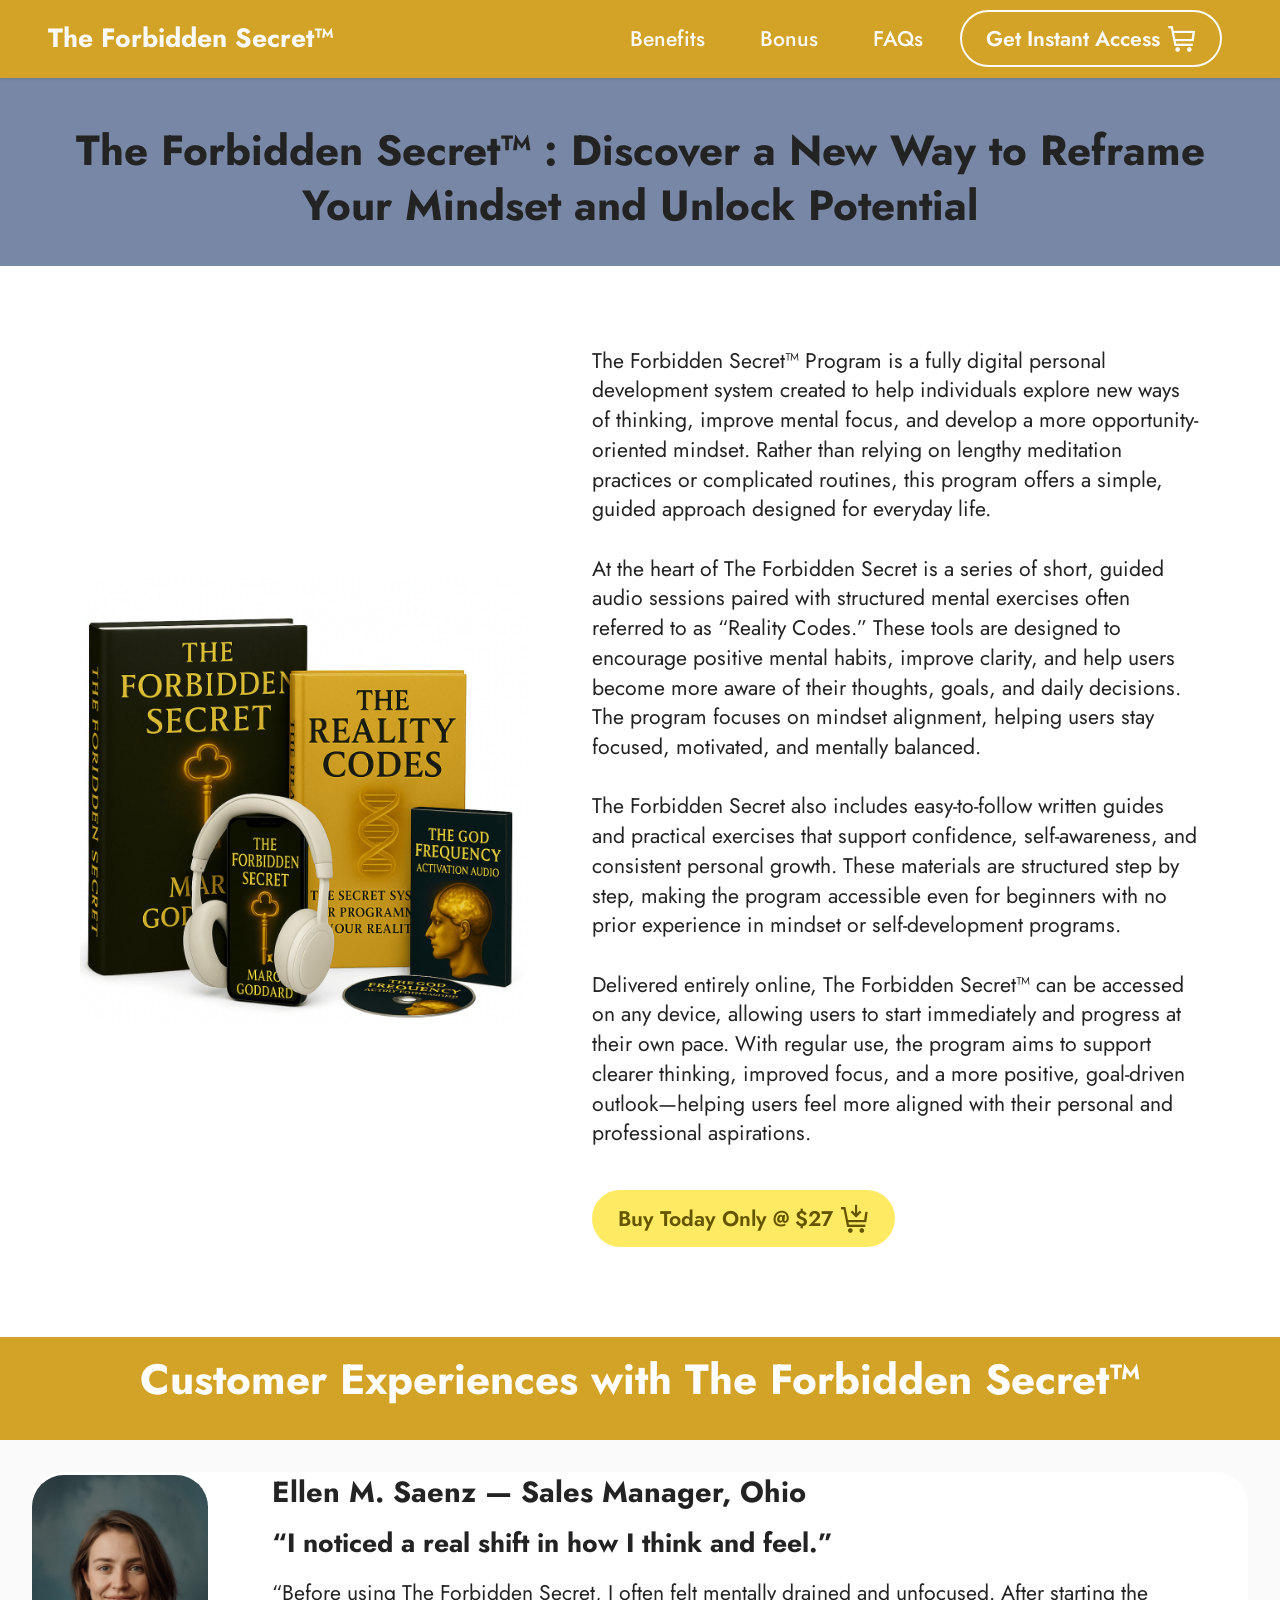
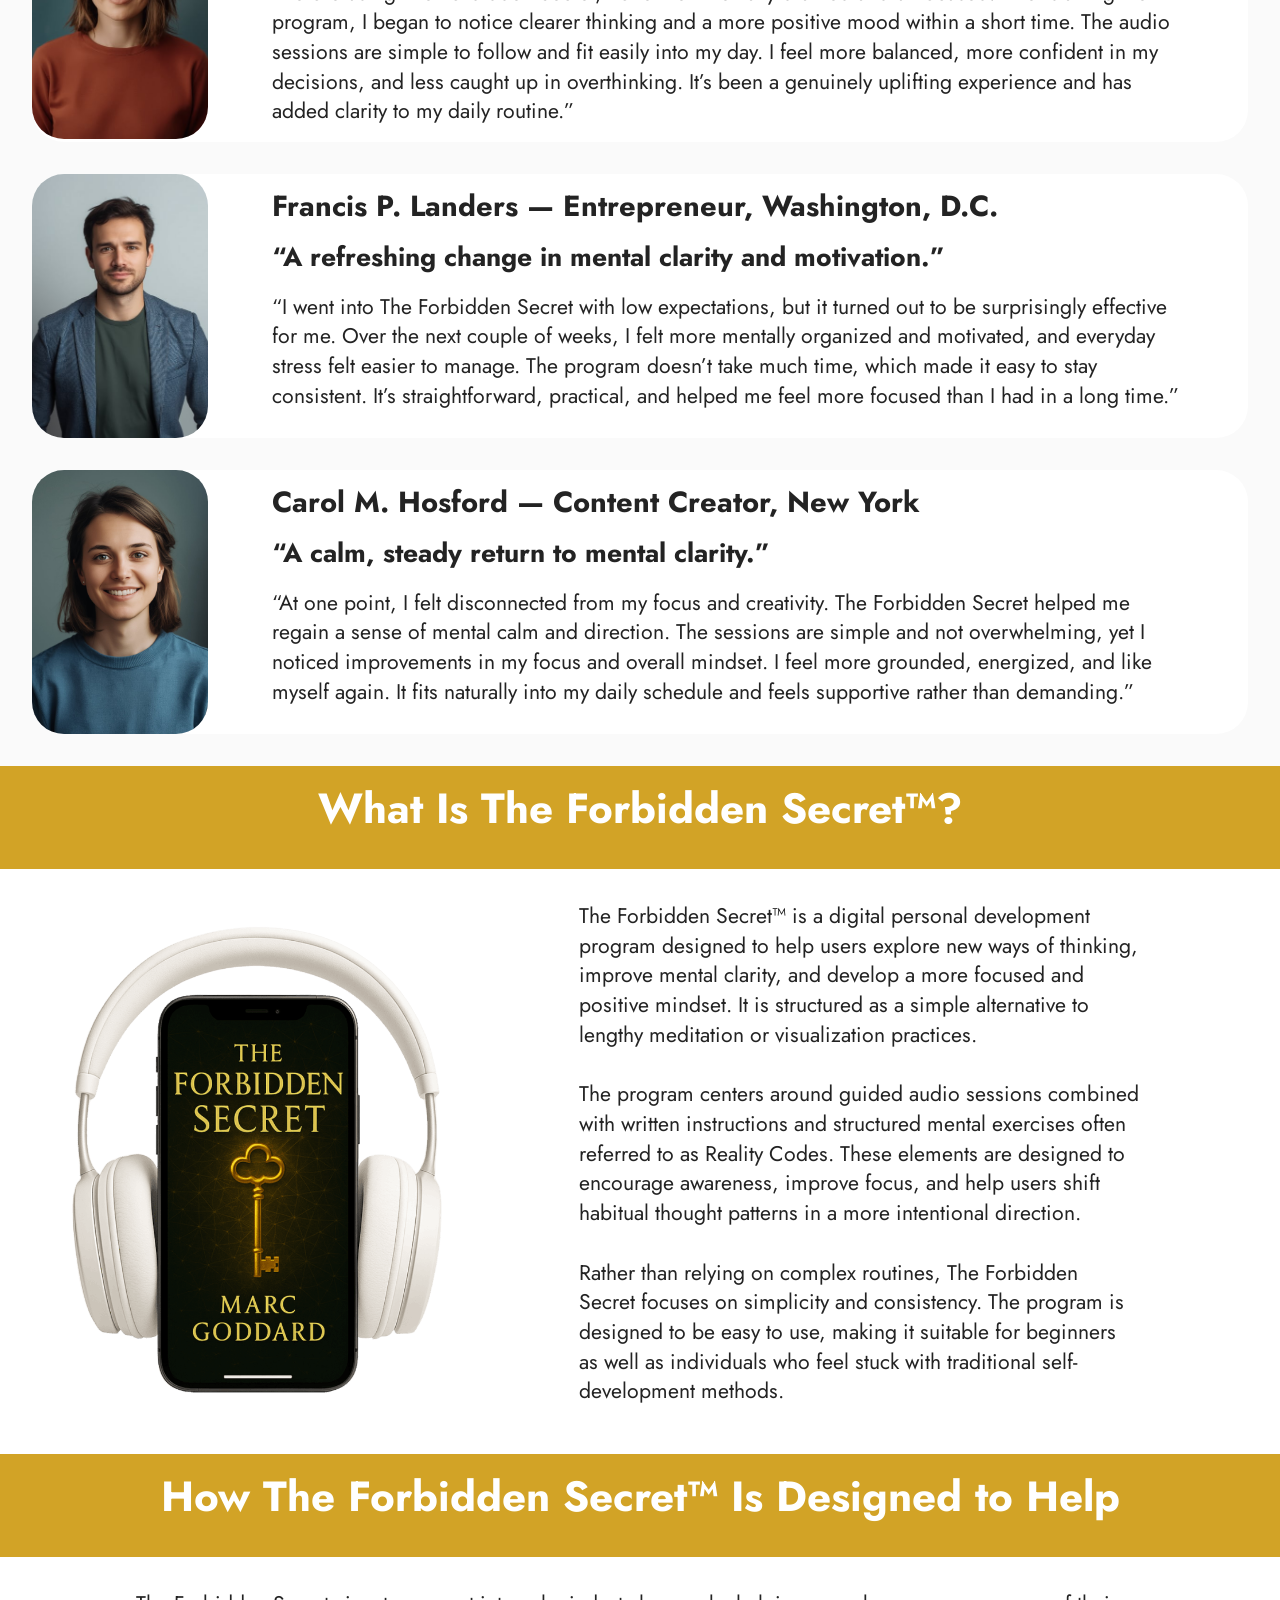
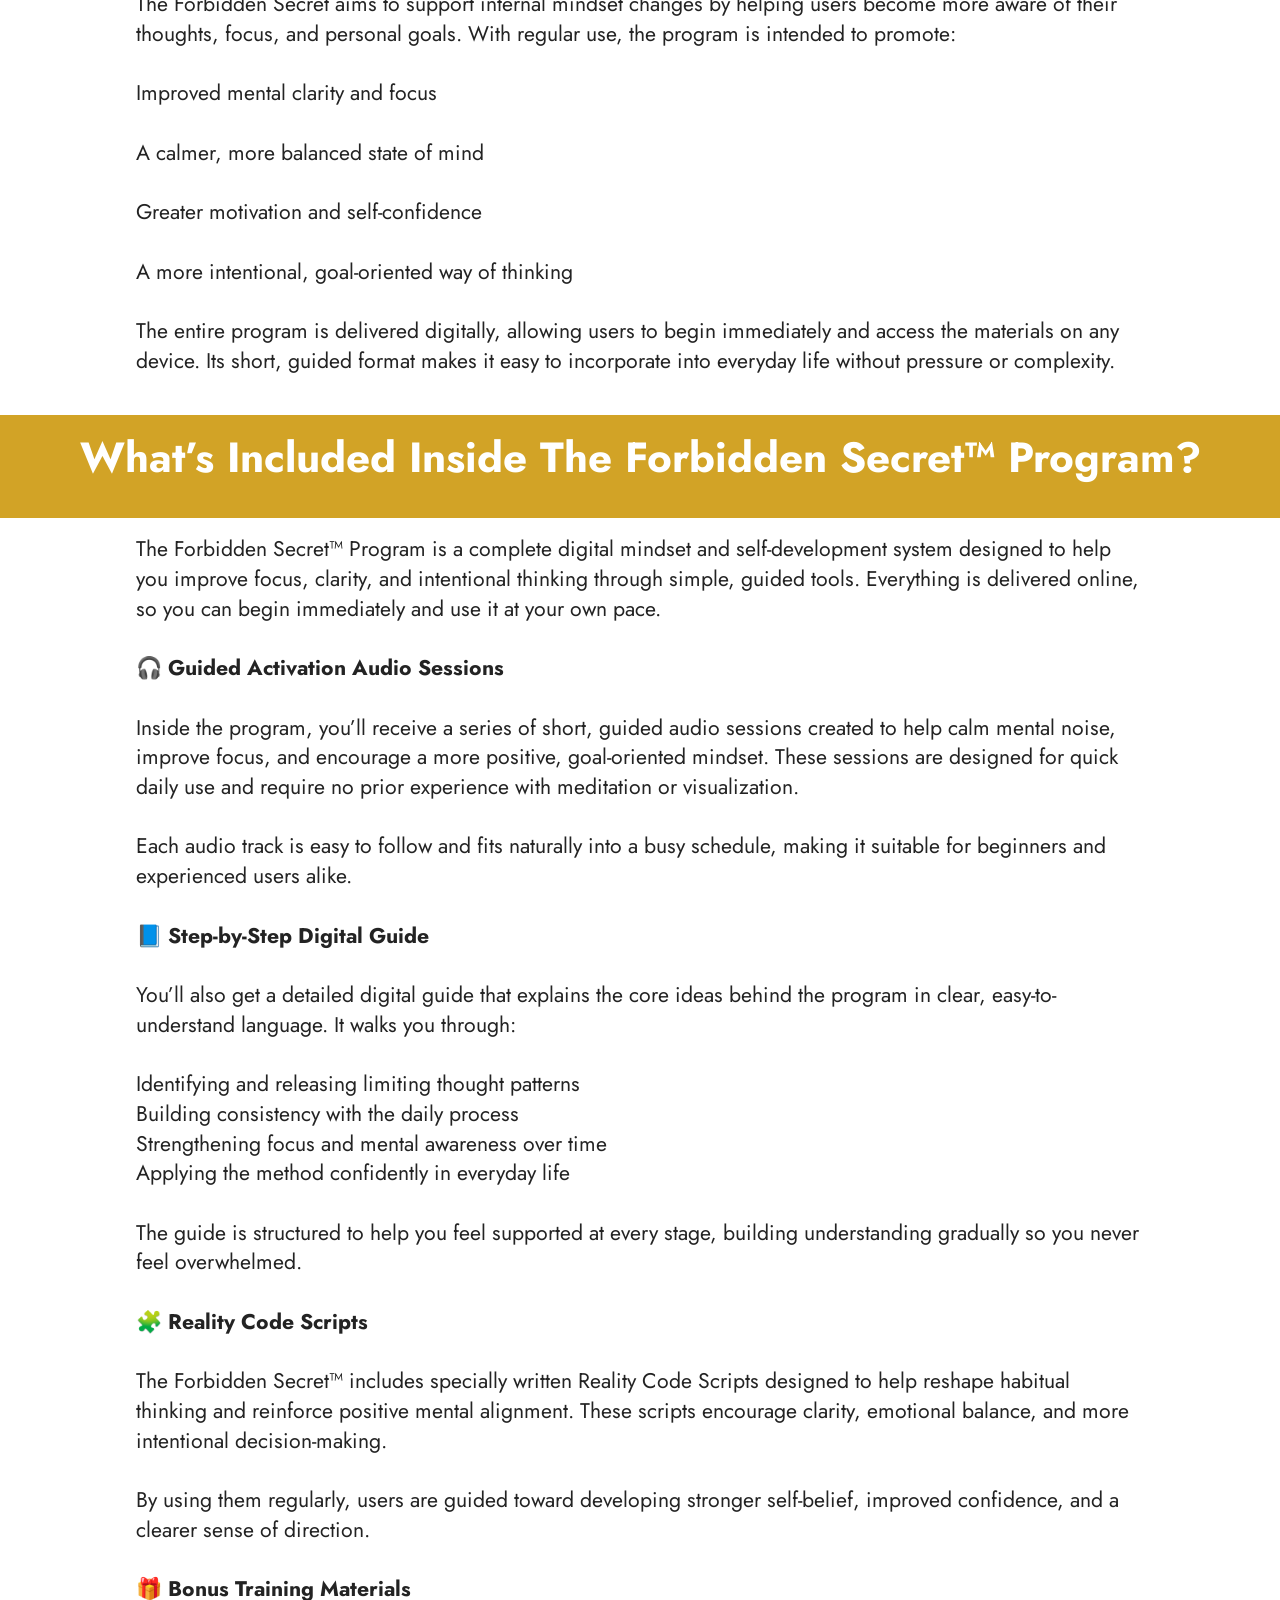
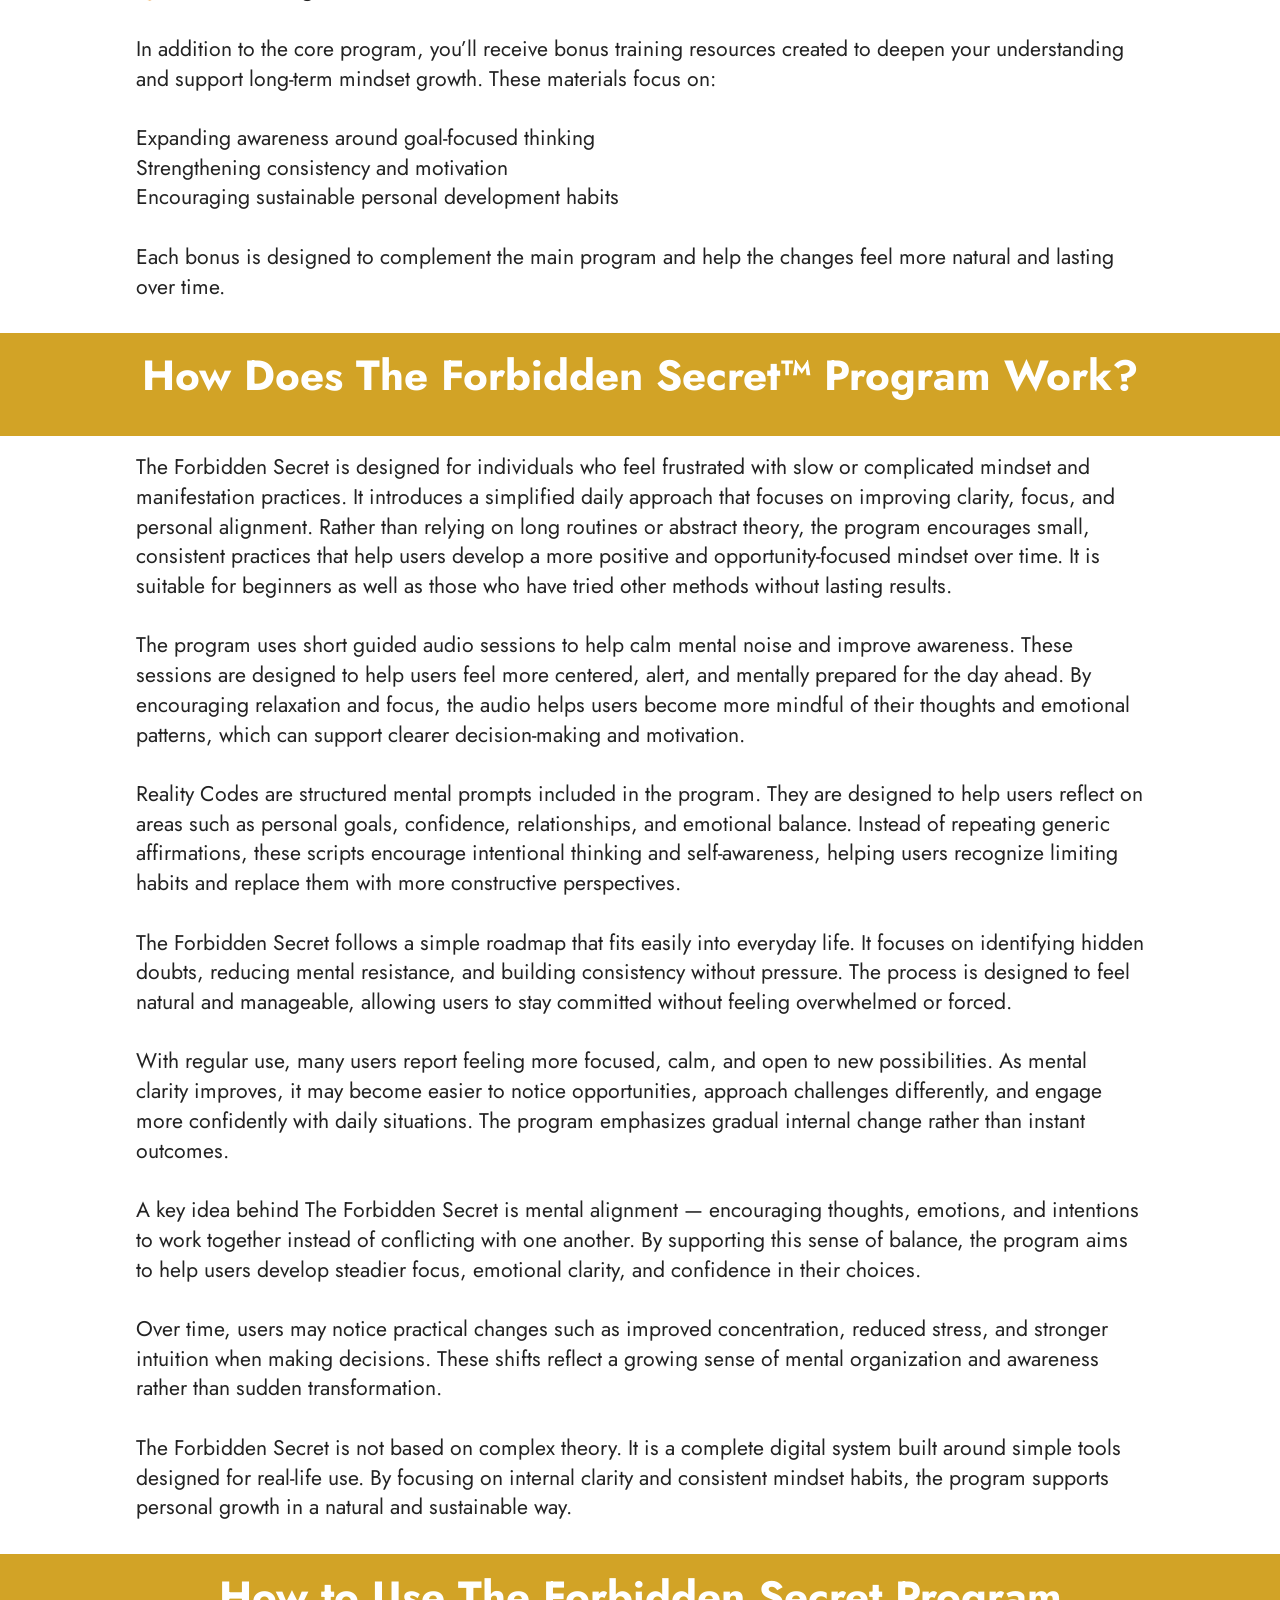
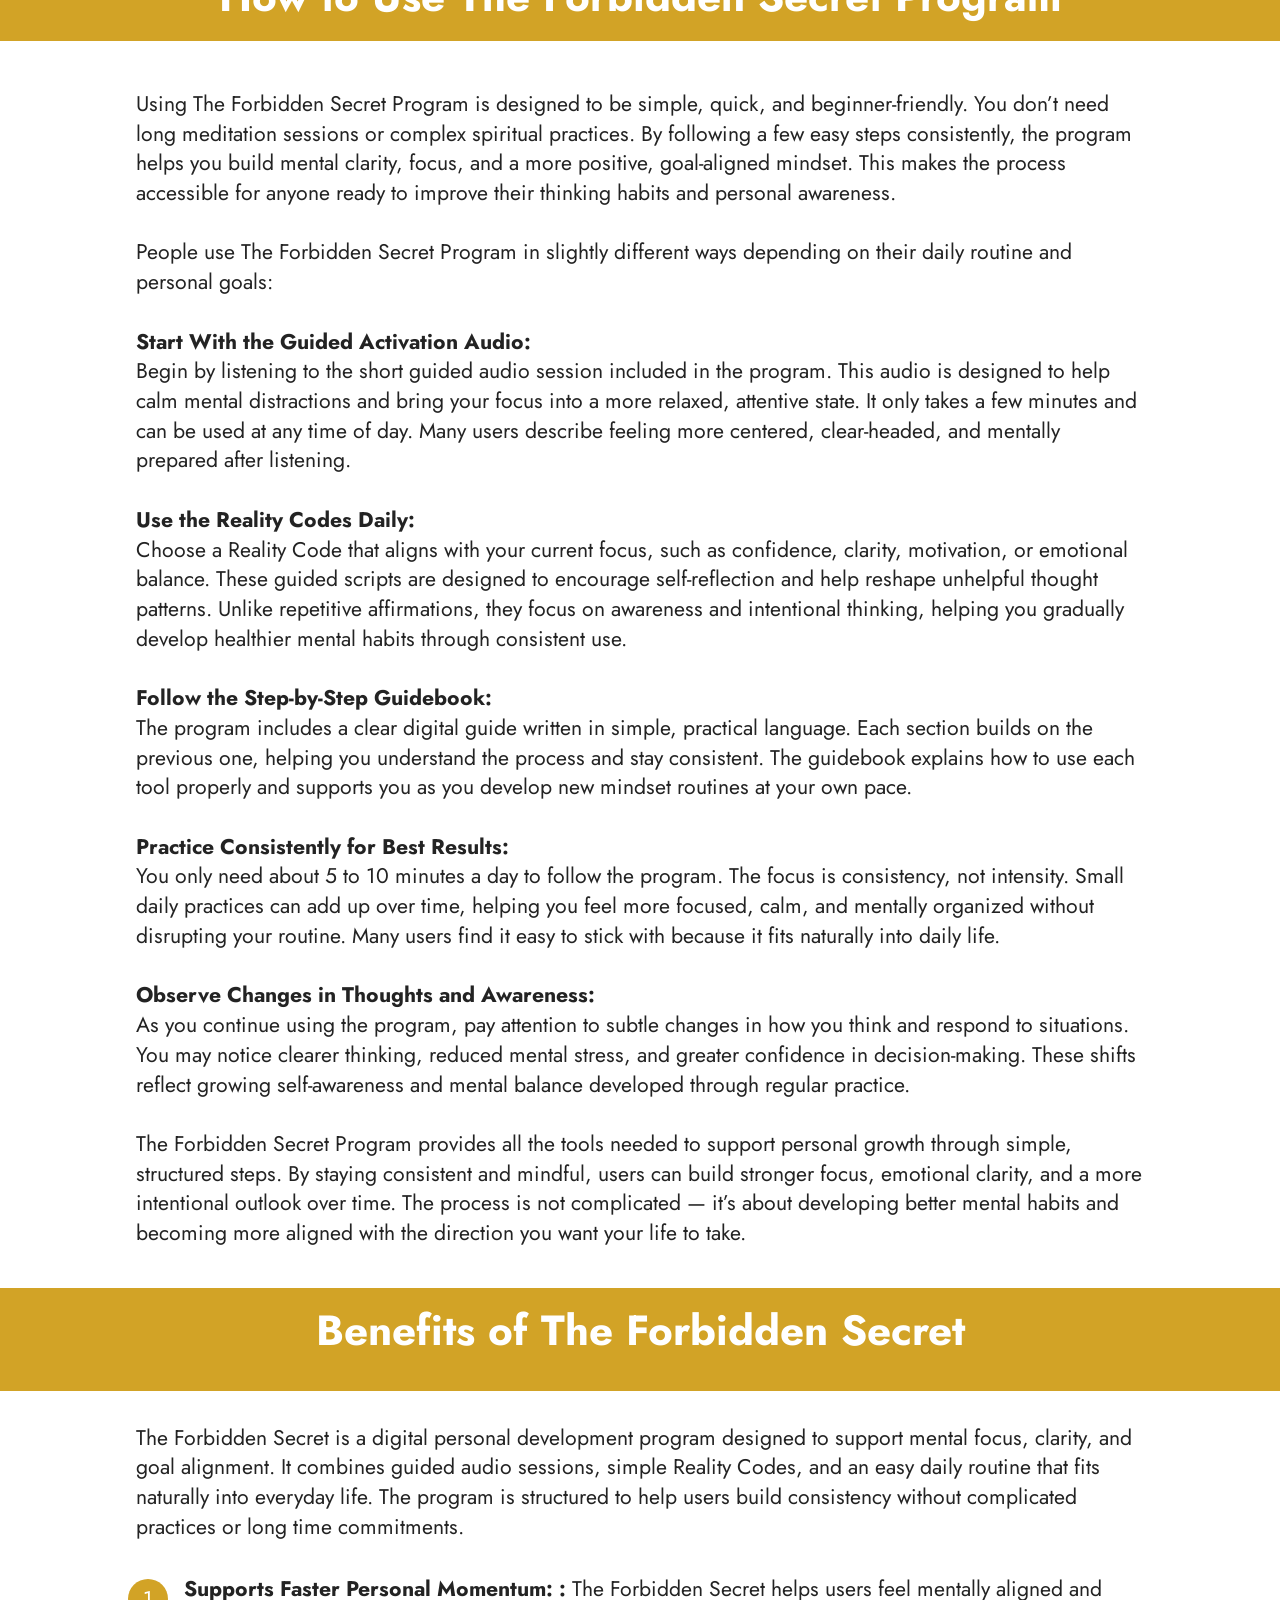
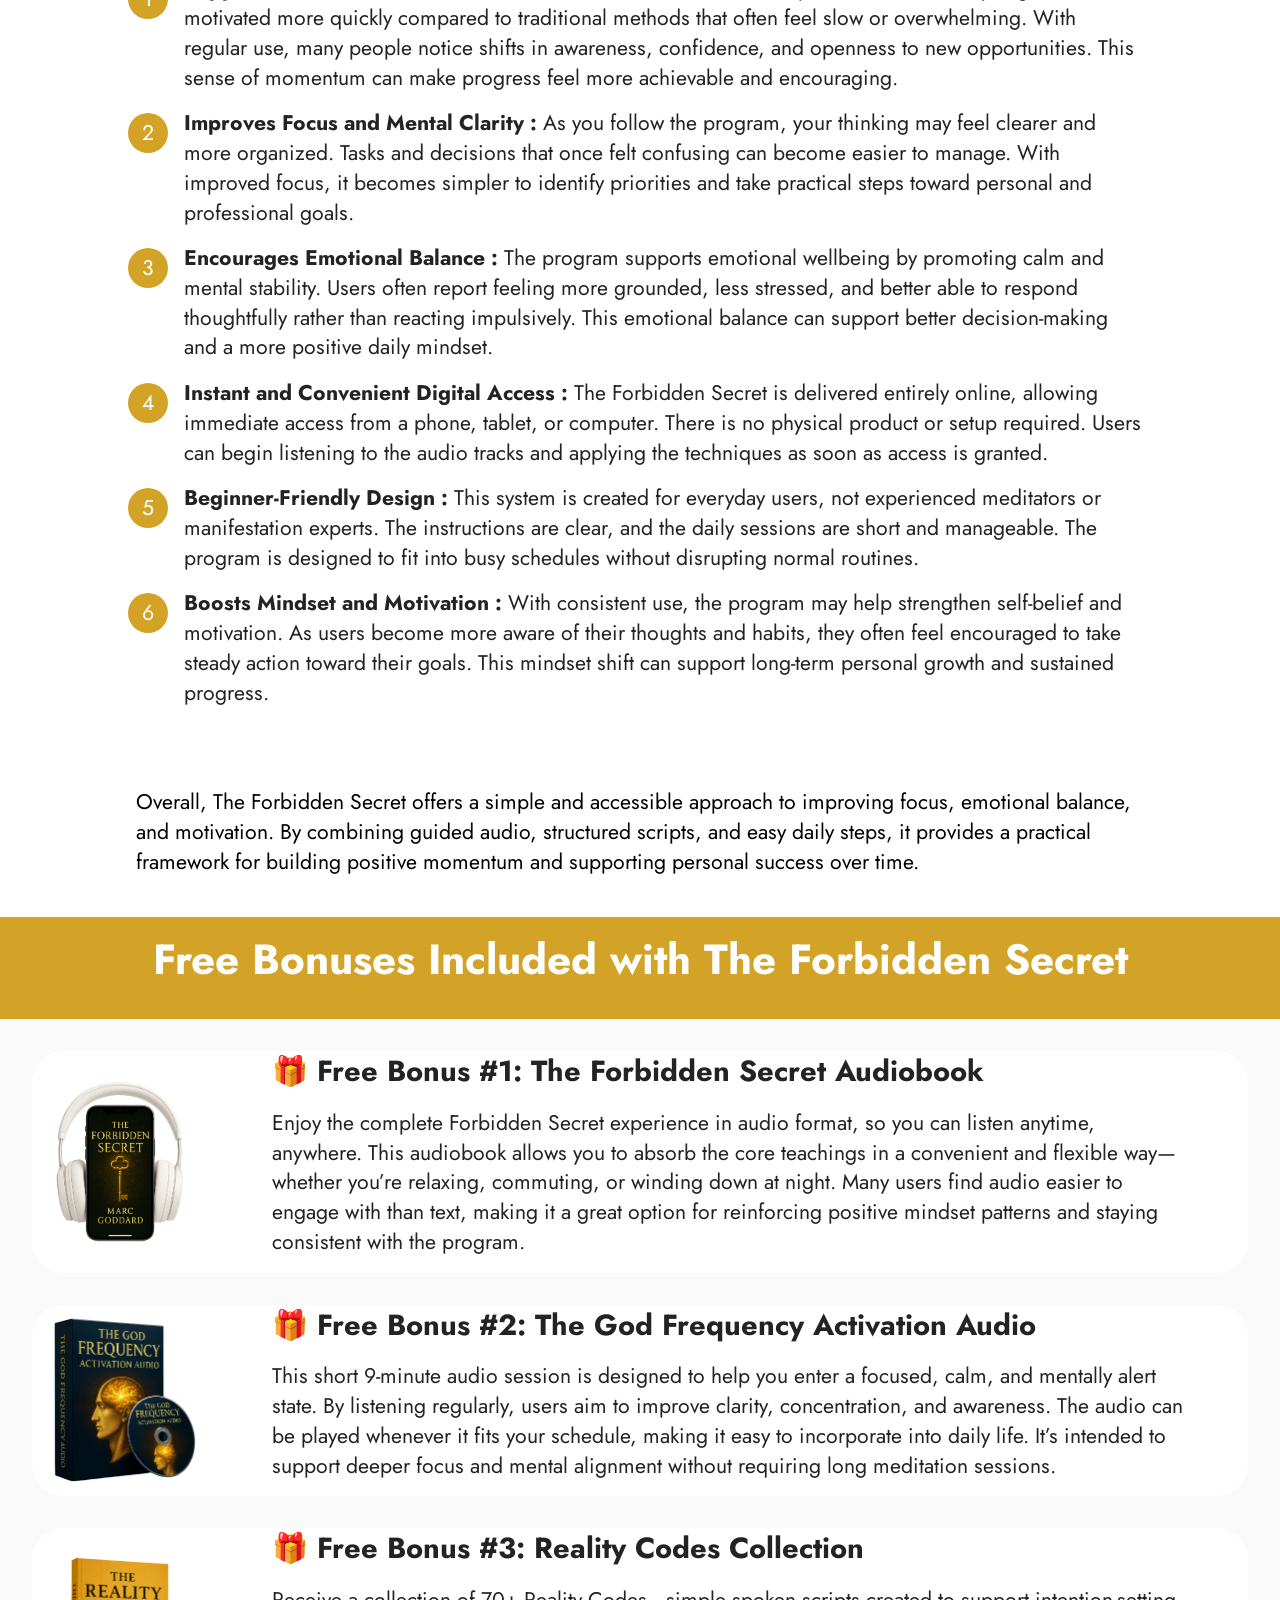
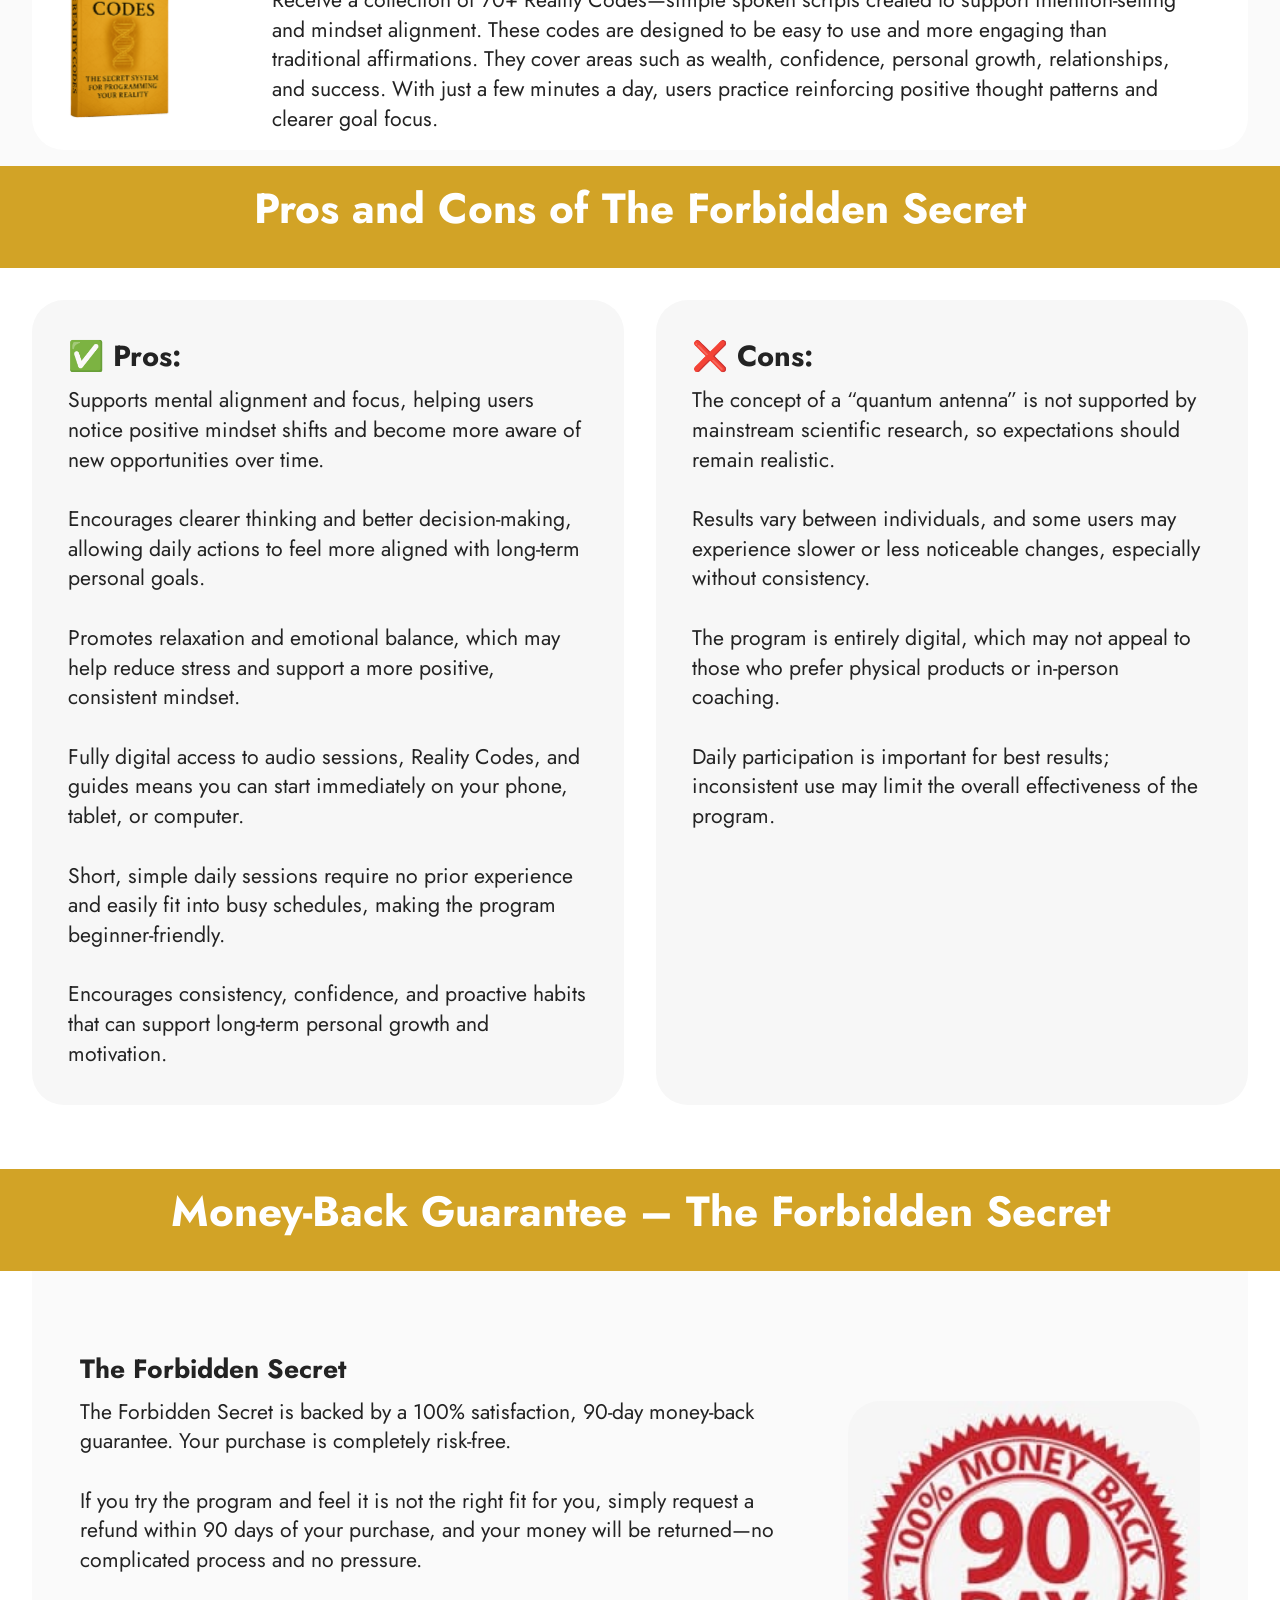
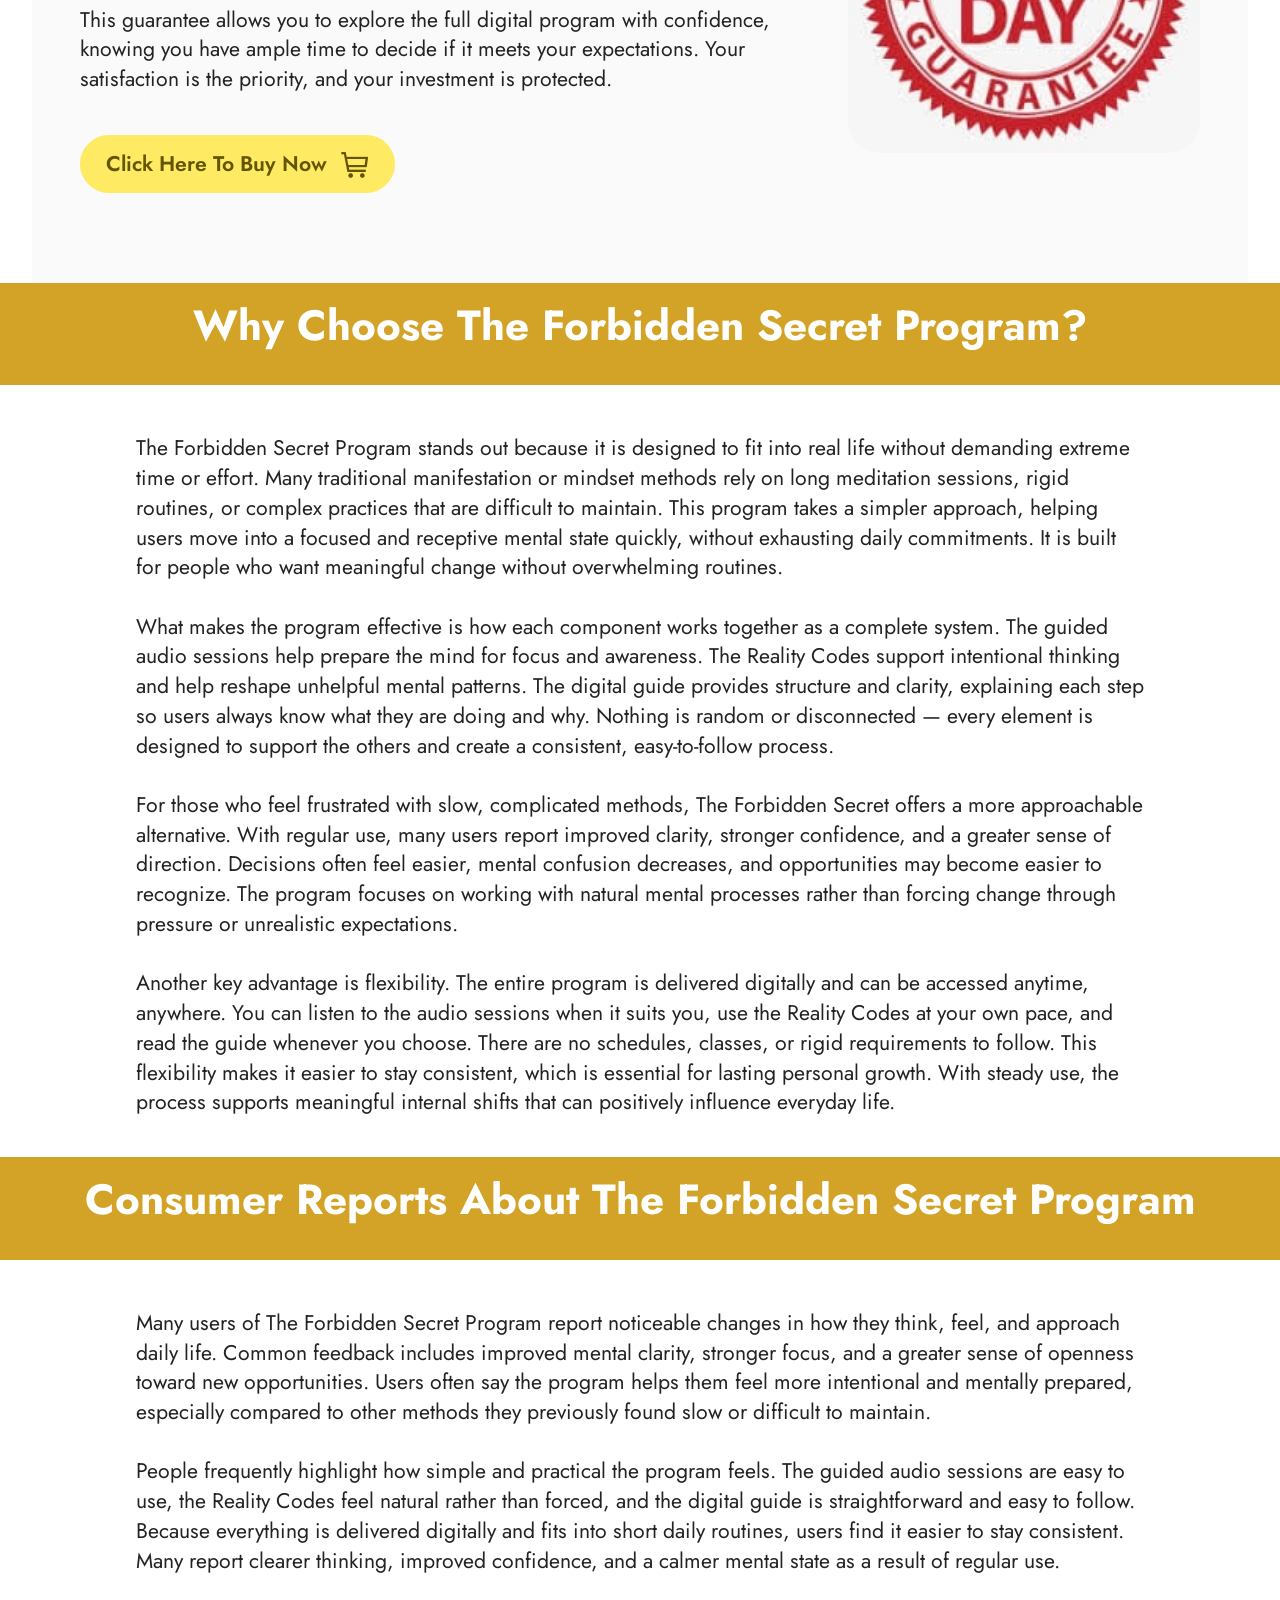
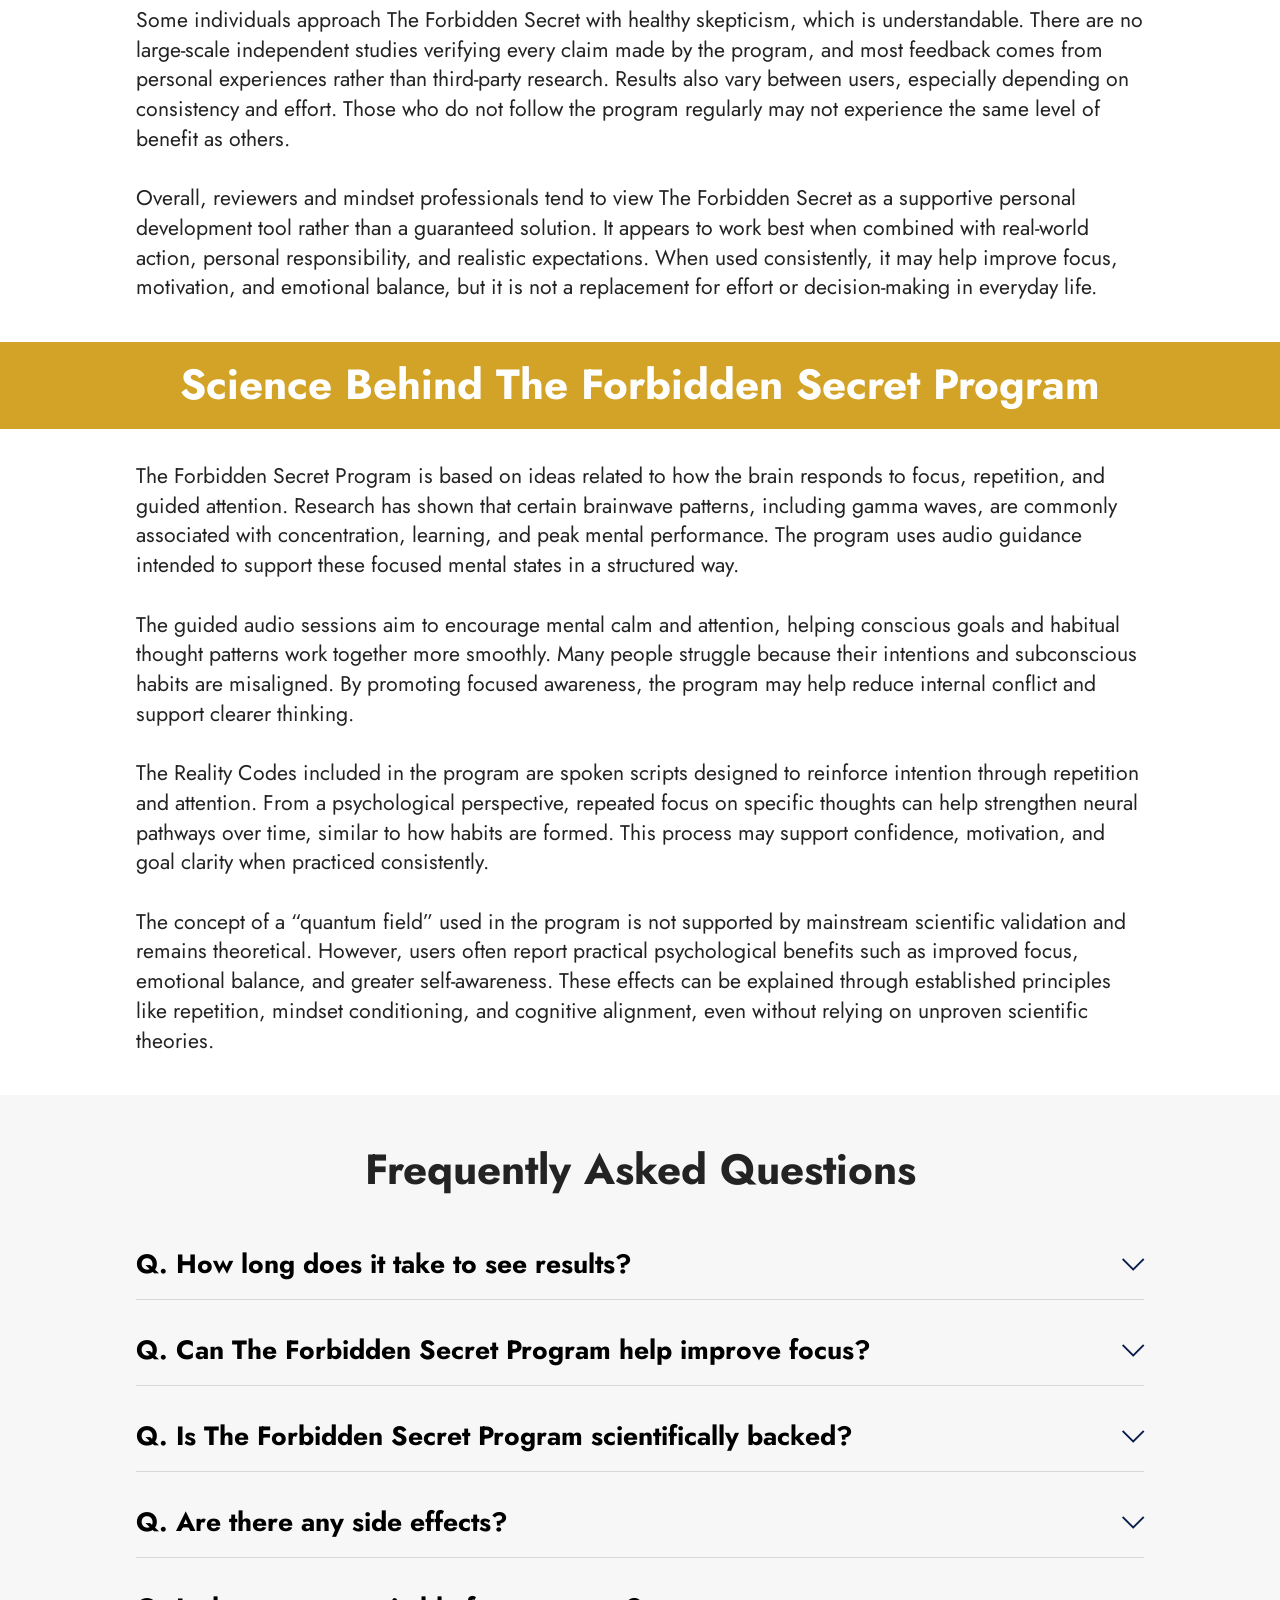
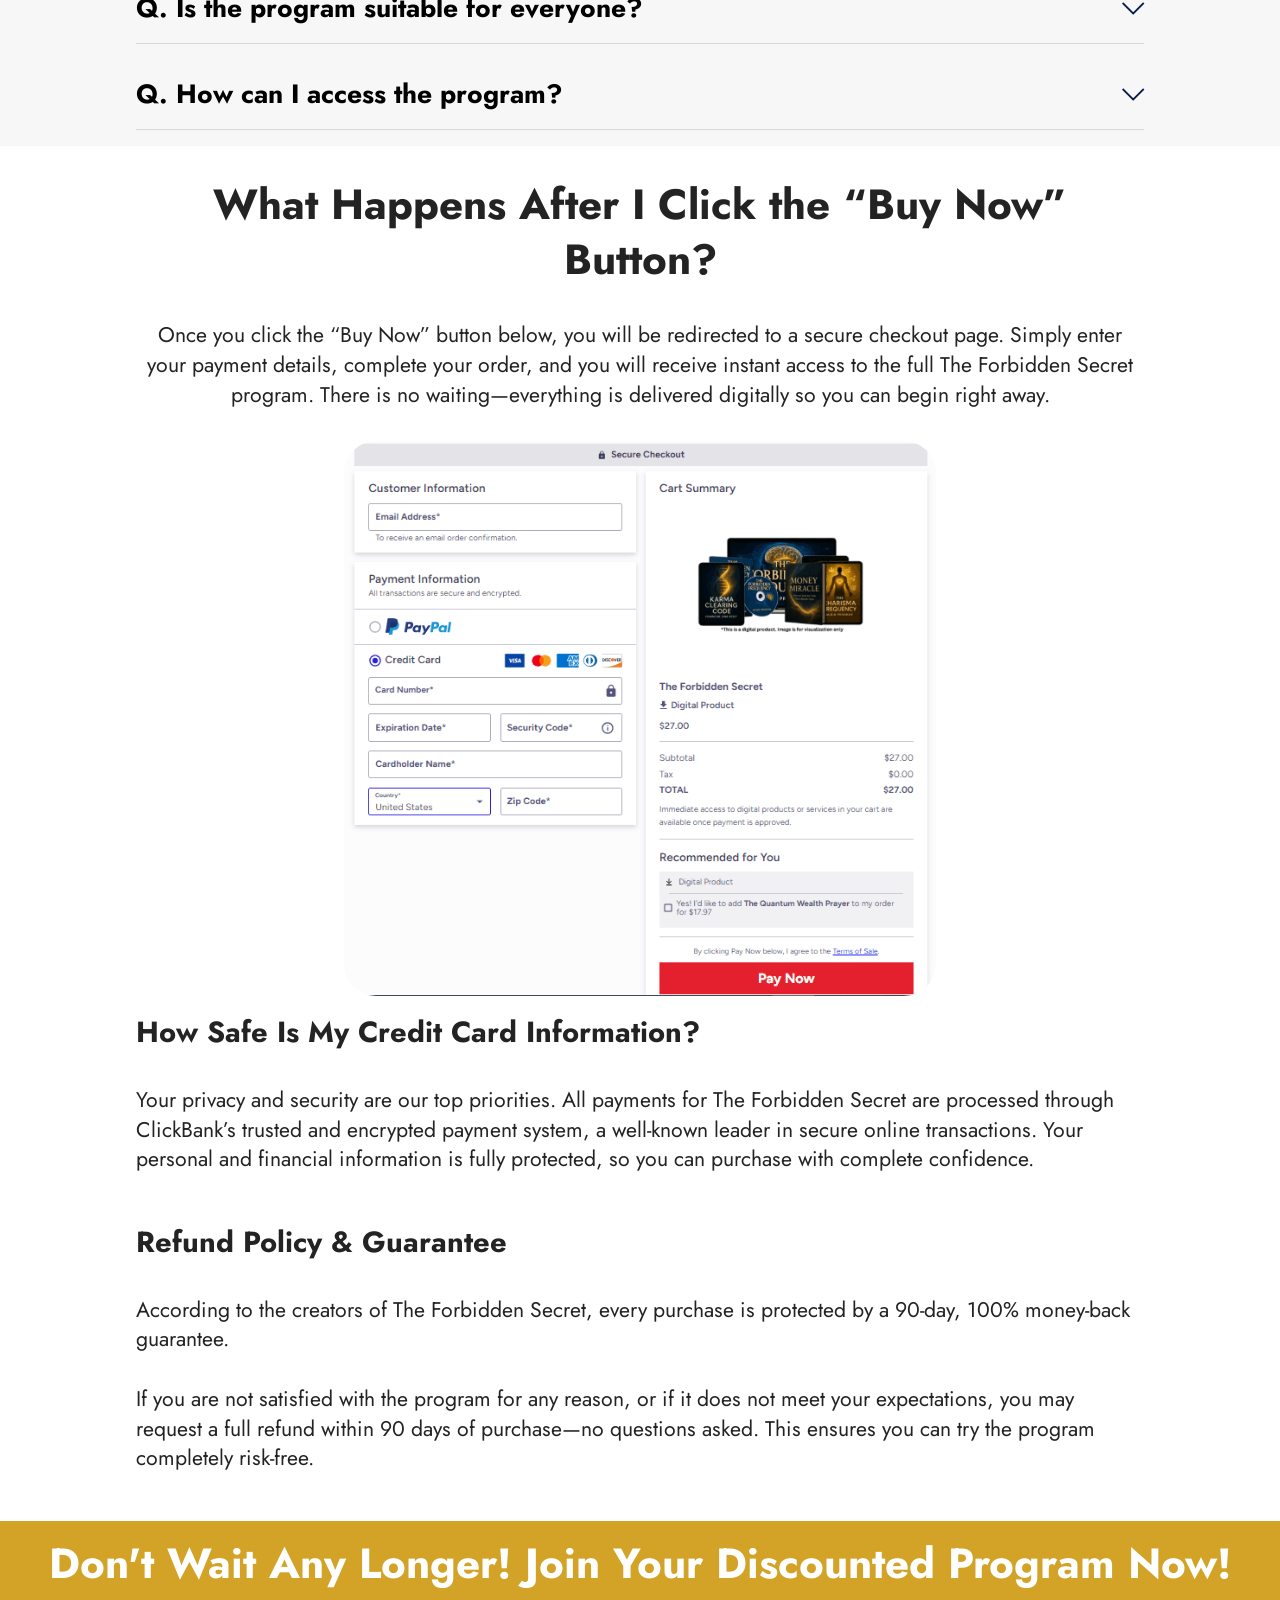
<file: index.html>
<!DOCTYPE html>
<html  >
<head>
  <!-- Site made with Mobirise Website Builder v6.0.6, https://mobirise.com -->
  <meta charset="UTF-8">
  <meta http-equiv="X-UA-Compatible" content="IE=edge">
  <meta name="generator" content="Mobirise v6.0.6, mobirise.com">
  <meta name="twitter:card" content="summary_large_image"/>
  <meta name="twitter:image:src" content="assets/images/index-meta.webp">
  <meta property="og:image" content="assets/images/index-meta.webp">
  <meta name="twitter:title" content="The Forbidden Secret™ | Official Website | Discover the Hidden Truth">
  <meta name="viewport" content="width=device-width, initial-scale=1, minimum-scale=1">
  <link rel="shortcut icon" href="assets/images/10001-128x128-128x128.png" type="image/x-icon">
  <meta name="description" content="The Forbidden Secret™ reveals a hidden mindset program designed to improve clarity, focus, and personal growth through guided digital tools.">
  <meta name="keywords" content="theforbiddensecret, the forbidden secret website, the forbidden secret, the forbidden secret reviews, the forbidden secret pdf, the forbidden secret ads, the forbidden secret buy, the forbidden secrets, self help"/>
  <link rel="canonical" href="https://theforbiddensecret.vercel.app/" />
  <meta http-equiv='content-language' content='en-US'>
  <meta name="google-site-verification" content="PvdhYiBdgkTFmlWRGCIQraq5u_8P3V1mjmFtXmeQQKM" />
  
  <title>The Forbidden Secret™ | Official Website | Discover the Hidden Truth</title>
  <link rel="stylesheet" href="assets/web/assets/mobirise-icons2/mobirise2.css">
  <link rel="stylesheet" href="assets/web/assets/mobirise-icons/mobirise-icons.css">
  <link rel="stylesheet" href="assets/bootstrap/css/bootstrap.min.css">
  <link rel="stylesheet" href="assets/bootstrap/css/bootstrap-grid.min.css">
  <link rel="stylesheet" href="assets/bootstrap/css/bootstrap-reboot.min.css">
  <link rel="stylesheet" href="assets/animatecss/animate.css">
  <link rel="stylesheet" href="assets/dropdown/css/style.css">
  <link rel="stylesheet" href="assets/socicon/css/styles.css">
  <link rel="stylesheet" href="assets/theme/css/style.css">
  <link rel="preload" href="https://fonts.googleapis.com/css?family=Jost:100,200,300,400,500,600,700,800,900,100i,200i,300i,400i,500i,600i,700i,800i,900i&display=swap" as="style" onload="this.onload=null;this.rel='stylesheet'">
  <noscript><link rel="stylesheet" href="https://fonts.googleapis.com/css?family=Jost:100,200,300,400,500,600,700,800,900,100i,200i,300i,400i,500i,600i,700i,800i,900i&display=swap"></noscript>
  <link rel="preload" as="style" href="assets/mobirise/css/mbr-additional.css?v=XmDGQa"><link rel="stylesheet" href="assets/mobirise/css/mbr-additional.css?v=XmDGQa" type="text/css">

  
  
  
</head>
<body>
  
  <section data-bs-version="5.1" class="menu menu2 cid-tLclnOs7BI" once="menu" id="menu2-2">
    
    <nav class="navbar navbar-dropdown navbar-fixed-top navbar-expand-lg">
        <div class="container-fluid">
            <div class="navbar-brand">
                
                <span class="navbar-caption-wrap"><a class="navbar-caption text-white text-primary display-7" href="index.html">The Forbidden Secret™<br></a></span>
            </div>
            <button class="navbar-toggler" type="button" data-toggle="collapse" data-bs-toggle="collapse" data-target="#navbarSupportedContent" data-bs-target="#navbarSupportedContent" aria-controls="navbarNavAltMarkup" aria-expanded="false" aria-label="Toggle navigation">
                <div class="hamburger">
                    <span></span>
                    <span></span>
                    <span></span>
                    <span></span>
                </div>
            </button>
            <div class="collapse navbar-collapse" id="navbarSupportedContent">
                <ul class="navbar-nav nav-dropdown" data-app-modern-menu="true"><li class="nav-item"><a class="nav-link link text-white text-primary display-4" href="index.html#content4-n">Benefits</a></li>
                    <li class="nav-item"><a class="nav-link link text-white text-primary display-4" href="index.html#content4-r">Bonus</a></li>
                    <li class="nav-item"><a class="nav-link link text-white text-primary display-4" href="index.html#content17-d">FAQs</a>
                    </li></ul>
                
                <div class="navbar-buttons mbr-section-btn"><a class="btn btn-white-outline display-4" href="https://e556det24yb-gu5d1fcfg9w04f.hop.clickbank.net/?&tid=vl"><span class="mobi-mbri mobi-mbri-shopping-cart mbr-iconfont mbr-iconfont-btn"></span>Get Instant Access</a></div>
            </div>
        </div>
    </nav>
</section>

<section data-bs-version="5.1" class="content4 cid-tLclvjp4zp" id="content4-3">
    

    
    
    <div class="container-fluid">
        <div class="row justify-content-center">
            <div class="title col-md-12 col-lg-12">
                <h1 class="mbr-section-title mbr-fonts-style align-center mb-4 display-2"><strong>The Forbidden Secret™ : Discover a New Way to Reframe Your Mindset and Unlock Potential</strong></h1>
                
                
            </div>
        </div>
    </div>
</section>

<section data-bs-version="5.1" class="features17 cid-tLcpgbq2pq" id="features17-4">
    

    
    
    <div class="container-fluid">
        <div class="content-wrapper">
            <div class="row align-items-center">
                <div class="col-12 col-lg-5">
                    <div class="image-wrapper">
                        <img src="assets/images/10004-1080x1080.webp" alt="The Forbidden Secret">
                    </div>
                </div>
                <div class="col-12 col-lg">
                    <div class="text-wrapper">
                        
                        <p class="mbr-text mbr-fonts-style mb-4 display-4">The Forbidden Secret™ Program is a fully digital personal development system created to help individuals explore new ways of thinking, improve mental focus, and develop a more opportunity-oriented mindset. Rather than relying on lengthy meditation practices or complicated routines, this program offers a simple, guided approach designed for everyday life.<br><br>At the heart of The Forbidden Secret is a series of short, guided audio sessions paired with structured mental exercises often referred to as “Reality Codes.” These tools are designed to encourage positive mental habits, improve clarity, and help users become more aware of their thoughts, goals, and daily decisions. The program focuses on mindset alignment, helping users stay focused, motivated, and mentally balanced.<br><br>The Forbidden Secret also includes easy-to-follow written guides and practical exercises that support confidence, self-awareness, and consistent personal growth. These materials are structured step by step, making the program accessible even for beginners with no prior experience in mindset or self-development programs.<br><br>Delivered entirely online, The Forbidden Secret™ can be accessed on any device, allowing users to start immediately and progress at their own pace. With regular use, the program aims to support clearer thinking, improved focus, and a more positive, goal-driven outlook—helping users feel more aligned with their personal and professional aspirations.<br></p>
                        <div class="mbr-section-btn mt-3"><a class="btn btn-danger display-4" href="https://e556det24yb-gu5d1fcfg9w04f.hop.clickbank.net/?&tid=vl"><span class="mobi-mbri mobi-mbri-cart-add mbr-iconfont mbr-iconfont-btn"></span>Buy Today Only @ $27</a></div>
                    </div>
                </div>
            </div>
        </div>
    </div>
</section>

<section data-bs-version="5.1" class="content4 cid-tLcvjnZQTe" id="content4-5">
    

    
    
    <div class="container-fluid">
        <div class="row justify-content-center">
            <div class="title col-md-12 col-lg-12">
                <h3 class="mbr-section-title mbr-fonts-style align-center mb-4 display-2"><strong>Customer Experiences with The Forbidden Secret™</strong></h3>
                
                
            </div>
        </div>
    </div>
</section>

<section data-bs-version="5.1" class="team2 cid-tLFIln0LHM" xmlns="http://www.w3.org/1999/html" id="team2-17">
    

    
    
    <div class="container">
        <div class="item features-image">
            <div class="item-wrapper">
                <div class="row align-items-center">
                    <div class="col-12 col-md-2">
                        <div class="image-wrapper">
                            <img src="assets/images/lucid-origin-make-woman-in-this-type-smiling-3-374x561.webp" alt="The Forbidden Secret User Reviews">
                        </div>
                    </div>
                    <div class="col-12 col-md">
                        <div class="card-box">
                            <h5 class="card-title mbr-fonts-style m-0 mb-3 display-5"><strong>Ellen M. Saenz — Sales Manager, Ohio</strong></h5>
                            <h6 class="card-subtitle mbr-fonts-style mb-3 display-7"><strong>“I noticed a real shift in how I think and feel.”</strong></h6>
                            <p class="mbr-text mbr-fonts-style display-4">
                                “Before using The Forbidden Secret, I often felt mentally drained and unfocused. After starting the program, I began to notice clearer thinking and a more positive mood within a short time. The audio sessions are simple to follow and fit easily into my day. I feel more balanced, more confident in my decisions, and less caught up in overthinking. It’s been a genuinely uplifting experience and has added clarity to my daily routine.”
                            </p>
                            
                        </div>
                    </div>
                </div>
            </div>
        </div>
        <div class="item features-image">
            <div class="item-wrapper">
                <div class="row align-items-center">
                    <div class="col-12 col-md-2">
                        <div class="image-wrapper">
                            <img src="assets/images/lucid-origin-make-man-in-this-type-smiling-and-differnte-offi-374x561.webp" alt="The Forbidden Secret User Reviews">
                        </div>
                    </div>
                    <div class="col-12 col-md">
                        <div class="card-box">
                            <h5 class="card-title mbr-fonts-style m-0 mb-3 display-5"><strong>Francis P. Landers — Entrepreneur, Washington, D.C.</strong></h5>
                            <h6 class="card-subtitle mbr-fonts-style mb-3 display-7"><strong>“A refreshing change in mental clarity and motivation.”</strong></h6>
                            <p class="mbr-text mbr-fonts-style display-4">
                                “I went into The Forbidden Secret with low expectations, but it turned out to be surprisingly effective for me. Over the next couple of weeks, I felt more mentally organized and motivated, and everyday stress felt easier to manage. The program doesn’t take much time, which made it easy to stay consistent. It’s straightforward, practical, and helped me feel more focused than I had in a long time.”
                            </p>
                            
                        </div>
                    </div>
                </div>
            </div>
        </div>
        <div class="item features-image">
            <div class="item-wrapper">
                <div class="row align-items-center">
                    <div class="col-12 col-md-2">
                        <div class="image-wrapper">
                            <img src="assets/images/lucid-origin-make-woman-in-this-type-smiling-1-992x1488.webp" alt="The Forbidden Secret User Reviews">
                        </div>
                    </div>
                    <div class="col-12 col-md">
                        <div class="card-box">
                            <h5 class="card-title mbr-fonts-style m-0 mb-3 display-5"><strong>Carol M. Hosford — Content Creator, New York</strong></h5>
                            <h6 class="card-subtitle mbr-fonts-style mb-3 display-7"><strong>“A calm, steady return to mental clarity.”</strong></h6>
                            <p class="mbr-text mbr-fonts-style display-4">
                                “At one point, I felt disconnected from my focus and creativity. The Forbidden Secret helped me regain a sense of mental calm and direction. The sessions are simple and not overwhelming, yet I noticed improvements in my focus and overall mindset. I feel more grounded, energized, and like myself again. It fits naturally into my daily schedule and feels supportive rather than demanding.”
                            </p>
                            
                        </div>
                    </div>
                </div>
            </div>
        </div>
    </div>
</section>

<section data-bs-version="5.1" class="content4 cid-tLcytCP5Mp" id="content4-7">
    

    
    
    <div class="container-fluid">
        <div class="row justify-content-center">
            <div class="title col-md-12 col-lg-12">
                <h3 class="mbr-section-title mbr-fonts-style align-center mb-4 display-2"><strong>What Is The Forbidden Secret™?</strong></h3>
                
                
            </div>
        </div>
    </div>
</section>

<section data-bs-version="5.1" class="image1 cid-tLcyX7bSsD" id="image1-8">
    

    
    

    <div>
        <div class="row align-items-center">
            <div class="col-12 col-lg-5">
                <div class="image-wrapper">
                    <img src="assets/images/10001-898x898.webp" alt="The Forbidden Secret">
                    
                </div>
            </div>
            <div class="col-12 col-lg-6">
                <div class="text-wrapper">
                    
                    <p class="mbr-text mbr-fonts-style display-4">The Forbidden Secret™ is a digital personal development program designed to help users explore new ways of thinking, improve mental clarity, and develop a more focused and positive mindset. It is structured as a simple alternative to lengthy meditation or visualization practices.<br><br>The program centers around guided audio sessions combined with written instructions and structured mental exercises often referred to as Reality Codes. These elements are designed to encourage awareness, improve focus, and help users shift habitual thought patterns in a more intentional direction.<br><br>Rather than relying on complex routines, The Forbidden Secret focuses on simplicity and consistency. The program is designed to be easy to use, making it suitable for beginners as well as individuals who feel stuck with traditional self-development methods.</p>
                </div>
            </div>
        </div>
    </div>
</section>

<section data-bs-version="5.1" class="content4 cid-tLcAsozquJ" id="content4-9">
    

    
    
    <div class="container-fluid">
        <div class="row justify-content-center">
            <div class="title col-md-12 col-lg-12">
                <h3 class="mbr-section-title mbr-fonts-style align-center mb-4 display-2"><strong>How The Forbidden Secret™ Is Designed to Help</strong></h3>
                
                
            </div>
        </div>
    </div>
</section>

<section data-bs-version="5.1" class="article11 cid-uEcSofZl3s" id="article11-1o">
    

    
    
    <div class="container">
        <div class="row justify-content-center">
            <div class="title col-md-12 col-lg-10">
                
                <h4 class="mbr-section-subtitle align-center mbr-fonts-style mt-4 display-4">The Forbidden Secret aims to support internal mindset changes by helping users become more aware of their thoughts, focus, and personal goals. With regular use, the program is intended to promote:<div><br></div><div>Improved mental clarity and focus</div><div><br></div><div>A calmer, more balanced state of mind</div><div><br></div><div>Greater motivation and self-confidence</div><div><br></div><div>A more intentional, goal-oriented way of thinking</div><div><br></div><div>The entire program is delivered digitally, allowing users to begin immediately and access the materials on any device. Its short, guided format makes it easy to incorporate into everyday life without pressure or complexity.</div></h4>
                
            </div>
        </div>
    </div>
</section>

<section data-bs-version="5.1" class="content4 cid-ucJAImvyBm" id="content4-1i">
    

    
    
    <div class="container-fluid">
        <div class="row justify-content-center">
            <div class="title col-md-12 col-lg-12">
                <h3 class="mbr-section-title mbr-fonts-style align-center mb-4 display-2"><strong>What’s Included Inside The Forbidden Secret™ Program?</strong></h3>
                
                
            </div>
        </div>
    </div>
</section>

<section data-bs-version="5.1" class="content4 cid-ucJALzl2JC" id="content4-1j">
    

    
    
    <div class="container-fluid">
        <div class="row justify-content-center">
            <div class="title col-md-12 col-lg-10">
                
                <h4 class="mbr-section-subtitle align-center mbr-fonts-style mb-4 display-4">The Forbidden Secret™ Program is a complete digital mindset and self-development system designed to help you improve focus, clarity, and intentional thinking through simple, guided tools. Everything is delivered online, so you can begin immediately and use it at your own pace.<div><br></div><div><strong>🎧 Guided Activation Audio Sessions</strong></div><div><br></div><div>Inside the program, you’ll receive a series of short, guided audio sessions created to help calm mental noise, improve focus, and encourage a more positive, goal-oriented mindset. These sessions are designed for quick daily use and require no prior experience with meditation or visualization.</div><div><br></div><div>Each audio track is easy to follow and fits naturally into a busy schedule, making it suitable for beginners and experienced users alike.</div><div><br></div><div><strong>📘 Step-by-Step Digital Guide</strong></div><div><br></div><div>You’ll also get a detailed digital guide that explains the core ideas behind the program in clear, easy-to-understand language. It walks you through:</div><div><br></div><div>Identifying and releasing limiting thought patterns</div><div>Building consistency with the daily process</div><div>Strengthening focus and mental awareness over time</div><div>Applying the method confidently in everyday life</div><div><br></div><div>The guide is structured to help you feel supported at every stage, building understanding gradually so you never feel overwhelmed.</div><div><br></div><div><strong>🧩 Reality Code Scripts</strong></div><div><br></div><div>The Forbidden Secret™ includes specially written Reality Code Scripts designed to help reshape habitual thinking and reinforce positive mental alignment. These scripts encourage clarity, emotional balance, and more intentional decision-making.</div><div><br></div><div>By using them regularly, users are guided toward developing stronger self-belief, improved confidence, and a clearer sense of direction.</div><div><br></div><div><strong>🎁 Bonus Training Materials</strong></div><div><br></div><div>In addition to the core program, you’ll receive bonus training resources created to deepen your understanding and support long-term mindset growth. These materials focus on:</div><div><br></div><div>Expanding awareness around goal-focused thinking</div><div>Strengthening consistency and motivation</div><div>Encouraging sustainable personal development habits</div><div><br></div><div>Each bonus is designed to complement the main program and help the changes feel more natural and lasting over time.</div></h4>
                
            </div>
        </div>
    </div>
</section>

<section data-bs-version="5.1" class="content4 cid-tLFvtOWc4e" id="content4-l">
    

    
    
    <div class="container-fluid">
        <div class="row justify-content-center">
            <div class="title col-md-12 col-lg-12">
                <h3 class="mbr-section-title mbr-fonts-style align-center mb-4 display-2"><strong>How Does The Forbidden Secret™ Program Work?</strong></h3>
                
                
            </div>
        </div>
    </div>
</section>

<section data-bs-version="5.1" class="content4 cid-tLFvBzsd5B" id="content4-m">
    

    
    
    <div class="container-fluid">
        <div class="row justify-content-center">
            <div class="title col-md-12 col-lg-10">
                
                <h4 class="mbr-section-subtitle align-center mbr-fonts-style mb-4 display-4">The Forbidden Secret is designed for individuals who feel frustrated with slow or complicated mindset and manifestation practices. It introduces a simplified daily approach that focuses on improving clarity, focus, and personal alignment. Rather than relying on long routines or abstract theory, the program encourages small, consistent practices that help users develop a more positive and opportunity-focused mindset over time. It is suitable for beginners as well as those who have tried other methods without lasting results.<div><br></div><div>The program uses short guided audio sessions to help calm mental noise and improve awareness. These sessions are designed to help users feel more centered, alert, and mentally prepared for the day ahead. By encouraging relaxation and focus, the audio helps users become more mindful of their thoughts and emotional patterns, which can support clearer decision-making and motivation.</div><div><br></div><div>Reality Codes are structured mental prompts included in the program. They are designed to help users reflect on areas such as personal goals, confidence, relationships, and emotional balance. Instead of repeating generic affirmations, these scripts encourage intentional thinking and self-awareness, helping users recognize limiting habits and replace them with more constructive perspectives.</div><div><br></div><div>The Forbidden Secret follows a simple roadmap that fits easily into everyday life. It focuses on identifying hidden doubts, reducing mental resistance, and building consistency without pressure. The process is designed to feel natural and manageable, allowing users to stay committed without feeling overwhelmed or forced.</div><div><br></div><div>With regular use, many users report feeling more focused, calm, and open to new possibilities. As mental clarity improves, it may become easier to notice opportunities, approach challenges differently, and engage more confidently with daily situations. The program emphasizes gradual internal change rather than instant outcomes.</div><div><br></div><div>A key idea behind The Forbidden Secret is mental alignment — encouraging thoughts, emotions, and intentions to work together instead of conflicting with one another. By supporting this sense of balance, the program aims to help users develop steadier focus, emotional clarity, and confidence in their choices.</div><div><br></div><div>Over time, users may notice practical changes such as improved concentration, reduced stress, and stronger intuition when making decisions. These shifts reflect a growing sense of mental organization and awareness rather than sudden transformation.</div><div><br></div><div>The Forbidden Secret is not based on complex theory. It is a complete digital system built around simple tools designed for real-life use. By focusing on internal clarity and consistent mindset habits, the program supports personal growth in a natural and sustainable way.</div></h4>
                
            </div>
        </div>
    </div>
</section>

<section data-bs-version="5.1" class="article11 cid-uEcUjpt50Z" id="article11-1p">
    

    
    
    <div class="container">
        <div class="row justify-content-center">
            <div class="title col-md-12 col-lg-12">
                <h3 class="mbr-section-title mbr-fonts-style align-center mt-0 mb-0 display-2"><strong>How to Use The Forbidden Secret Program</strong></h3>
                
                
            </div>
        </div>
    </div>
</section>

<section data-bs-version="5.1" class="article11 cid-uEg8iyfDtr" id="article11-21">
    

    
    
    <div class="container">
        <div class="row justify-content-center">
            <div class="title col-md-12 col-lg-10">
                
                <h4 class="mbr-section-subtitle align-center mbr-fonts-style mt-4 display-4">Using The Forbidden Secret Program is designed to be simple, quick, and beginner-friendly. You don’t need long meditation sessions or complex spiritual practices. By following a few easy steps consistently, the program helps you build mental clarity, focus, and a more positive, goal-aligned mindset. This makes the process accessible for anyone ready to improve their thinking habits and personal awareness.<div><br></div><div>People use The Forbidden Secret Program in slightly different ways depending on their daily routine and personal goals:</div><div><br></div><div><strong>Start With the Guided Activation Audio:</strong></div><div>Begin by listening to the short guided audio session included in the program. This audio is designed to help calm mental distractions and bring your focus into a more relaxed, attentive state. It only takes a few minutes and can be used at any time of day. Many users describe feeling more centered, clear-headed, and mentally prepared after listening.</div><div><br></div><div><strong>Use the Reality Codes Daily:</strong></div><div>Choose a Reality Code that aligns with your current focus, such as confidence, clarity, motivation, or emotional balance. These guided scripts are designed to encourage self-reflection and help reshape unhelpful thought patterns. Unlike repetitive affirmations, they focus on awareness and intentional thinking, helping you gradually develop healthier mental habits through consistent use.</div><div><br></div><div><strong>Follow the Step-by-Step Guidebook:</strong></div><div>The program includes a clear digital guide written in simple, practical language. Each section builds on the previous one, helping you understand the process and stay consistent. The guidebook explains how to use each tool properly and supports you as you develop new mindset routines at your own pace.</div><div><br></div><div><strong>Practice Consistently for Best Results:</strong></div><div>You only need about 5 to 10 minutes a day to follow the program. The focus is consistency, not intensity. Small daily practices can add up over time, helping you feel more focused, calm, and mentally organized without disrupting your routine. Many users find it easy to stick with because it fits naturally into daily life.</div><div><br></div><div><strong>Observe Changes in Thoughts and Awareness:</strong></div><div>As you continue using the program, pay attention to subtle changes in how you think and respond to situations. You may notice clearer thinking, reduced mental stress, and greater confidence in decision-making. These shifts reflect growing self-awareness and mental balance developed through regular practice.</div><div><br></div><div>The Forbidden Secret Program provides all the tools needed to support personal growth through simple, structured steps. By staying consistent and mindful, users can build stronger focus, emotional clarity, and a more intentional outlook over time. The process is not complicated — it’s about developing better mental habits and becoming more aligned with the direction you want your life to take.</div></h4>
                
            </div>
        </div>
    </div>
</section>

<section data-bs-version="5.1" class="content4 cid-tLFweL3ErO" id="content4-n">
    

    
    
    <div class="container-fluid">
        <div class="row justify-content-center">
            <div class="title col-md-12 col-lg-10">
                <h3 class="mbr-section-title mbr-fonts-style align-center mb-4 display-2"><strong>Benefits of The Forbidden Secret</strong></h3>
                
                
            </div>
        </div>
    </div>
</section>

<section data-bs-version="5.1" class="content9 cid-tLFwxJxZ7k" id="content9-p">
    

    <div class="container-fluid">
        <div class="row justify-content-center">
            <div class="counter-container col-md-12 col-lg-10">
                <h4 class="mbr-section-title mbr-fonts-style mb-4 display-4">The Forbidden Secret is a digital personal development program designed to support mental focus, clarity, and goal alignment. It combines guided audio sessions, simple Reality Codes, and an easy daily routine that fits naturally into everyday life. The program is structured to help users build consistency without complicated practices or long time commitments.</h4>
                <div class="mbr-text mbr-fonts-style display-4">
                    <ol>
                        <li><strong>Supports Faster Personal Momentum: :</strong>&nbsp;The Forbidden Secret helps users feel mentally aligned and motivated more quickly compared to traditional methods that often feel slow or overwhelming. With regular use, many people notice shifts in awareness, confidence, and openness to new opportunities. This sense of momentum can make progress feel more achievable and encouraging.</li><li><strong>Improves Focus and Mental Clarity :</strong>&nbsp;As you follow the program, your thinking may feel clearer and more organized. Tasks and decisions that once felt confusing can become easier to manage. With improved focus, it becomes simpler to identify priorities and take practical steps toward personal and professional goals.</li><li><strong>Encourages Emotional Balance :</strong>&nbsp;The program supports emotional wellbeing by promoting calm and mental stability. Users often report feeling more grounded, less stressed, and better able to respond thoughtfully rather than reacting impulsively. This emotional balance can support better decision-making and a more positive daily mindset.</li><li><strong>Instant and Convenient Digital Access :</strong>&nbsp;The Forbidden Secret is delivered entirely online, allowing immediate access from a phone, tablet, or computer. There is no physical product or setup required. Users can begin listening to the audio tracks and applying the techniques as soon as access is granted.</li><li><strong>Beginner-Friendly Design :</strong>&nbsp;This system is created for everyday users, not experienced meditators or manifestation experts. The instructions are clear, and the daily sessions are short and manageable. The program is designed to fit into busy schedules without disrupting normal routines.</li><li><strong>Boosts Mindset and Motivation :</strong>&nbsp;With consistent use, the program may help strengthen self-belief and motivation. As users become more aware of their thoughts and habits, they often feel encouraged to take steady action toward their goals. This mindset shift can support long-term personal growth and sustained progress.</li>
                    </ol>
                </div>
            </div>
        </div>
    </div>
</section>

<section data-bs-version="5.1" class="article11 cid-v5DyL887Ny" id="article11-25">
    

    
    
    <div class="container">
        <div class="row justify-content-center">
            <div class="title col-md-12 col-lg-10">
                
                <h4 class="mbr-section-subtitle align-center mbr-fonts-style mt-4 display-4">Overall, The Forbidden Secret offers a simple and accessible approach to improving focus, emotional balance, and motivation. By combining guided audio, structured scripts, and easy daily steps, it provides a practical framework for building positive momentum and supporting personal success over time.</h4>
                
            </div>
        </div>
    </div>
</section>

<section data-bs-version="5.1" class="content4 cid-tLFzIby5qC" id="content4-r">
    

    
    
    <div class="container-fluid">
        <div class="row justify-content-center">
            <div class="title col-md-12 col-lg-12">
                <h3 class="mbr-section-title mbr-fonts-style align-center mb-4 display-2"><strong>Free Bonuses Included with The Forbidden Secret</strong></h3>
                
                
            </div>
        </div>
    </div>
</section>

<section data-bs-version="5.1" class="team2 cid-v6s5RXtadZ" xmlns="http://www.w3.org/1999/html" id="team2-2a">
    

    
    
    <div class="container">
        <div class="item features-image">
            <div class="item-wrapper">
                <div class="row align-items-center">
                    <div class="col-12 col-md-2">
                        <div class="image-wrapper">
                            <img src="assets/images/10001-898x898.webp" alt="Customer Feedback on The Forbidden Secret">
                        </div>
                    </div>
                    <div class="col-12 col-md">
                        <div class="card-box">
                            <h5 class="card-title mbr-fonts-style m-0 mb-3 display-5"><strong>🎁 Free Bonus #1: The Forbidden Secret Audiobook</strong></h5>
                            
                            <p class="mbr-text mbr-fonts-style display-4">Enjoy the complete Forbidden Secret experience in audio format, so you can listen anytime, anywhere. This audiobook allows you to absorb the core teachings in a convenient and flexible way—whether you’re relaxing, commuting, or winding down at night. Many users find audio easier to engage with than text, making it a great option for reinforcing positive mindset patterns and staying consistent with the program.<br></p>
                            
                        </div>
                    </div>
                </div>
            </div>
        </div>
        <div class="item features-image">
            <div class="item-wrapper">
                <div class="row align-items-center">
                    <div class="col-12 col-md-2">
                        <div class="image-wrapper">
                            <img src="assets/images/10002-706x706.webp" alt="Customer Feedback on The Forbidden Secret">
                        </div>
                    </div>
                    <div class="col-12 col-md">
                        <div class="card-box">
                            <h5 class="card-title mbr-fonts-style m-0 mb-3 display-5"><strong>🎁 Free Bonus #2: The God Frequency Activation Audio</strong></h5>
                            
                            <p class="mbr-text mbr-fonts-style display-4">This short 9-minute audio session is designed to help you enter a focused, calm, and mentally alert state. By listening regularly, users aim to improve clarity, concentration, and awareness. The audio can be played whenever it fits your schedule, making it easy to incorporate into daily life. It’s intended to support deeper focus and mental alignment without requiring long meditation sessions.<br></p>
                            
                        </div>
                    </div>
                </div>
            </div>
        </div>
        <div class="item features-image">
            <div class="item-wrapper">
                <div class="row align-items-center">
                    <div class="col-12 col-md-2">
                        <div class="image-wrapper">
                            <img src="assets/images/10003-706x706.webp" alt="Customer Feedback on The Forbidden Secret">
                        </div>
                    </div>
                    <div class="col-12 col-md">
                        <div class="card-box">
                            <h5 class="card-title mbr-fonts-style m-0 mb-3 display-5"><strong>🎁 Free Bonus #3: Reality Codes Collection</strong></h5>
                            
                            <p class="mbr-text mbr-fonts-style display-4">Receive a collection of 70+ Reality Codes—simple spoken scripts created to support intention-setting and mindset alignment. These codes are designed to be easy to use and more engaging than traditional affirmations. They cover areas such as wealth, confidence, personal growth, relationships, and success. With just a few minutes a day, users practice reinforcing positive thought patterns and clearer goal focus.<br></p>
                            
                        </div>
                    </div>
                </div>
            </div>
        </div>
    </div>
</section>

<section data-bs-version="5.1" class="article11 cid-uEd0o2HrfI" id="article11-1v">
    

    
    
    <div class="container">
        <div class="row justify-content-center">
            <div class="title col-md-12 col-lg-12">
                <h3 class="mbr-section-title mbr-fonts-style align-center mt-0 mb-0 display-2"><strong>Pros and Cons of The Forbidden Secret</strong></h3>
                
                
            </div>
        </div>
    </div>
</section>

<section data-bs-version="5.1" class="features5 cid-uEd098lQ1e" id="features05-1u">
  

  
  
  <div class="container">
    
    <div class="row">
      <div class="item features-without-image col-12 col-md-6 col-lg-6 item-mb">
        <div class="item-wrapper">
          <div class="card-box align-left">
            
            <h5 class="card-title mbr-fonts-style display-5"><strong>✅ Pros:</strong></h5>
            <p class="card-text mbr-fonts-style display-4">Supports mental alignment and focus, helping users notice positive mindset shifts and become more aware of new opportunities over time.<br><br>Encourages clearer thinking and better decision-making, allowing daily actions to feel more aligned with long-term personal goals.<br><br>Promotes relaxation and emotional balance, which may help reduce stress and support a more positive, consistent mindset.<br><br>Fully digital access to audio sessions, Reality Codes, and guides means you can start immediately on your phone, tablet, or computer.<br><br>Short, simple daily sessions require no prior experience and easily fit into busy schedules, making the program beginner-friendly.<br><br>Encourages consistency, confidence, and proactive habits that can support long-term personal growth and motivation.</p>

            
          </div>
        </div>
      </div>
      <div class="item features-without-image col-12 col-md-6 col-lg-6 item-mb">
        <div class="item-wrapper">
          <div class="card-box align-left">
            
            <h5 class="card-title mbr-fonts-style display-5"><strong>❌ Cons:</strong></h5>
            <p class="card-text mbr-fonts-style display-4">The concept of a “quantum antenna” is not supported by mainstream scientific research, so expectations should remain realistic.<br><br>Results vary between individuals, and some users may experience slower or less noticeable changes, especially without consistency.<br><br>The program is entirely digital, which may not appeal to those who prefer physical products or in-person coaching.<br><br>Daily participation is important for best results; inconsistent use may limit the overall effectiveness of the program.</p>

            
          </div>
        </div>
      </div>
      
    </div>
  </div>
</section>

<section data-bs-version="5.1" class="content4 cid-tLFEPDavuP" id="content4-w">
    

    
    
    <div class="container-fluid">
        <div class="row justify-content-center">
            <div class="title col-md-12 col-lg-12">
                <h3 class="mbr-section-title mbr-fonts-style align-center mb-4 display-2"><div><strong>Money-Back Guarantee – The Forbidden Secret</strong></div><div><strong>
</strong></div></h3>
                
                
            </div>
        </div>
    </div>
</section>

<section data-bs-version="5.1" class="features16 cid-tLFF32cDVj" id="features16-x">

    

    
    
    <div class="container-fluid">
        <div class="content-wrapper">
            <div class="row align-items-center">
                <div class="col-12 col-lg">
                    <div class="text-wrapper">
                        <h6 class="card-title mbr-fonts-style display-7"><strong>The Forbidden Secret</strong></h6>
                        <p class="mbr-text mbr-fonts-style mb-4 display-4">The Forbidden Secret is backed by a 100% satisfaction, 90-day money-back guarantee. Your purchase is completely risk-free.<br><br>If you try the program and feel it is not the right fit for you, simply request a refund within 90 days of your purchase, and your money will be returned—no complicated process and no pressure.<br><br>This guarantee allows you to explore the full digital program with confidence, knowing you have ample time to decide if it meets your expectations. Your satisfaction is the priority, and your investment is protected.</p>
                        <div class="mbr-section-btn mt-3"><a class="btn btn-danger display-4" href="https://e556det24yb-gu5d1fcfg9w04f.hop.clickbank.net/?&tid=vl"><span class="mobi-mbri mobi-mbri-shopping-cart mbr-iconfont mbr-iconfont-btn"></span>Click Here To Buy Now&nbsp;</a></div>
                    </div>
                </div>
                <div class="col-12 col-lg-4">
                    <div class="image-wrapper">
                        <img src="assets/images/download-224x224.webp" alt="The Forbidden Secret Money Back Guarantee">
                    </div>
                </div>
            </div>
        </div>
    </div>
</section>

<section data-bs-version="5.1" class="content4 cid-uEdmorMPo5" id="content4-1w">
    

    
    
    <div class="container-fluid">
        <div class="row justify-content-center">
            <div class="title col-md-12 col-lg-12">
                <h3 class="mbr-section-title mbr-fonts-style align-center mb-4 display-2"><strong>Why Choose The Forbidden Secret Program?</strong></h3>
                
                
            </div>
        </div>
    </div>
</section>

<section data-bs-version="5.1" class="article11 cid-uEdms3zCfa" id="article11-1y">
    

    
    
    <div class="container">
        <div class="row justify-content-center">
            <div class="title col-md-12 col-lg-10">
                
                <h4 class="mbr-section-subtitle align-center mbr-fonts-style mt-4 display-4">The Forbidden Secret Program stands out because it is designed to fit into real life without demanding extreme time or effort. Many traditional manifestation or mindset methods rely on long meditation sessions, rigid routines, or complex practices that are difficult to maintain. This program takes a simpler approach, helping users move into a focused and receptive mental state quickly, without exhausting daily commitments. It is built for people who want meaningful change without overwhelming routines.<div><br></div><div>What makes the program effective is how each component works together as a complete system. The guided audio sessions help prepare the mind for focus and awareness. The Reality Codes support intentional thinking and help reshape unhelpful mental patterns. The digital guide provides structure and clarity, explaining each step so users always know what they are doing and why. Nothing is random or disconnected — every element is designed to support the others and create a consistent, easy-to-follow process.</div><div><br></div><div>For those who feel frustrated with slow, complicated methods, The Forbidden Secret offers a more approachable alternative. With regular use, many users report improved clarity, stronger confidence, and a greater sense of direction. Decisions often feel easier, mental confusion decreases, and opportunities may become easier to recognize. The program focuses on working with natural mental processes rather than forcing change through pressure or unrealistic expectations.</div><div><br></div><div>Another key advantage is flexibility. The entire program is delivered digitally and can be accessed anytime, anywhere. You can listen to the audio sessions when it suits you, use the Reality Codes at your own pace, and read the guide whenever you choose. There are no schedules, classes, or rigid requirements to follow. This flexibility makes it easier to stay consistent, which is essential for lasting personal growth. With steady use, the process supports meaningful internal shifts that can positively influence everyday life.</div></h4>
                
            </div>
        </div>
    </div>
</section>

<section data-bs-version="5.1" class="content4 cid-uEdmtGvuzR" id="content4-1z">
    

    
    
    <div class="container-fluid">
        <div class="row justify-content-center">
            <div class="title col-md-12 col-lg-12">
                <h3 class="mbr-section-title mbr-fonts-style align-center mb-4 display-2"><strong>Consumer Reports About The Forbidden Secret Program</strong></h3>
                
                
            </div>
        </div>
    </div>
</section>

<section data-bs-version="5.1" class="article11 cid-uEdmuVQqJZ" id="article11-20">
    

    
    
    <div class="container">
        <div class="row justify-content-center">
            <div class="title col-md-12 col-lg-10">
                
                <h4 class="mbr-section-subtitle align-center mbr-fonts-style mt-4 display-4">Many users of The Forbidden Secret Program report noticeable changes in how they think, feel, and approach daily life. Common feedback includes improved mental clarity, stronger focus, and a greater sense of openness toward new opportunities. Users often say the program helps them feel more intentional and mentally prepared, especially compared to other methods they previously found slow or difficult to maintain.<div><br></div><div>People frequently highlight how simple and practical the program feels. The guided audio sessions are easy to use, the Reality Codes feel natural rather than forced, and the digital guide is straightforward and easy to follow. Because everything is delivered digitally and fits into short daily routines, users find it easier to stay consistent. Many report clearer thinking, improved confidence, and a calmer mental state as a result of regular use.</div><div><br></div><div>Some individuals approach The Forbidden Secret with healthy skepticism, which is understandable. There are no large-scale independent studies verifying every claim made by the program, and most feedback comes from personal experiences rather than third-party research. Results also vary between users, especially depending on consistency and effort. Those who do not follow the program regularly may not experience the same level of benefit as others.</div><div><br></div><div>Overall, reviewers and mindset professionals tend to view The Forbidden Secret as a supportive personal development tool rather than a guaranteed solution. It appears to work best when combined with real-world action, personal responsibility, and realistic expectations. When used consistently, it may help improve focus, motivation, and emotional balance, but it is not a replacement for effort or decision-making in everyday life.</div></h4>
                
            </div>
        </div>
    </div>
</section>

<section data-bs-version="5.1" class="article11 cid-v6s4wL3a7p" id="article11-28">
    

    
    
    <div class="container">
        <div class="row justify-content-center">
            <div class="title col-md-12 col-lg-12">
                <h3 class="mbr-section-title mbr-fonts-style align-center mt-0 mb-0 display-2"><strong>Science Behind The Forbidden Secret Program</strong></h3>
                
                
            </div>
        </div>
    </div>
</section>

<section data-bs-version="5.1" class="article11 cid-v6s4z0CsKk" id="article11-29">
    

    
    
    <div class="container">
        <div class="row justify-content-center">
            <div class="title col-md-12 col-lg-10">
                
                <h4 class="mbr-section-subtitle align-center mbr-fonts-style mt-4 display-4">The Forbidden Secret Program is based on ideas related to how the brain responds to focus, repetition, and guided attention. Research has shown that certain brainwave patterns, including gamma waves, are commonly associated with concentration, learning, and peak mental performance. The program uses audio guidance intended to support these focused mental states in a structured way.<div><br></div><div>The guided audio sessions aim to encourage mental calm and attention, helping conscious goals and habitual thought patterns work together more smoothly. Many people struggle because their intentions and subconscious habits are misaligned. By promoting focused awareness, the program may help reduce internal conflict and support clearer thinking.</div><div><br></div><div>The Reality Codes included in the program are spoken scripts designed to reinforce intention through repetition and attention. From a psychological perspective, repeated focus on specific thoughts can help strengthen neural pathways over time, similar to how habits are formed. This process may support confidence, motivation, and goal clarity when practiced consistently.</div><div><br></div><div>The concept of a “quantum field” used in the program is not supported by mainstream scientific validation and remains theoretical. However, users often report practical psychological benefits such as improved focus, emotional balance, and greater self-awareness. These effects can be explained through established principles like repetition, mindset conditioning, and cognitive alignment, even without relying on unproven scientific theories.</div></h4>
                
            </div>
        </div>
    </div>
</section>

<section data-bs-version="5.1" class="content17 cid-tLcGoP7gO2" id="content17-d">

    

    
    
    
    <div class="container">
        
            <div class="row justify-content-center">
                <div class="col-12 col-md-10">
                    <div class="section-head align-center mb-4">
                        <h3 class="mbr-section-title mb-0 mbr-fonts-style display-2"><strong>Frequently Asked Questions</strong></h3>
                        
                    </div>
                    
                    <div id="bootstrap-toggle" class="toggle-panel accordionStyles tab-content">
                        <div class="card mb-3">
                            <div class="card-header" role="tab" id="headingOne">
                                <a role="button" class="collapsed panel-title text-black" data-toggle="collapse" data-bs-toggle="collapse" data-core="" href="#collapse1_32" aria-expanded="false" aria-controls="collapse1">
                                    <h6 class="panel-title-edit mbr-fonts-style mb-0 display-7"><strong>Q. How long does it take to see results?</strong></h6>
                                    <span class="sign mbr-iconfont mbri-arrow-down"></span>
                                </a>
                            </div>
                            <div id="collapse1_32" class="panel-collapse noScroll collapse" role="tabpanel" aria-labelledby="headingOne">
                                <div class="panel-body">
                                    <p class="mbr-fonts-style panel-text display-4">Many users report noticing small improvements in focus, clarity, and motivation within the first few days of consistent use. With daily practice using the audio activations and Reality Codes, some people begin to notice meaningful mindset shifts and positive changes in their outlook within 2 to 4 weeks. Results vary from person to person and depend on consistency.</p>
                                </div>
                            </div>
                        </div>
                        <div class="card mb-3">
                            <div class="card-header" role="tab" id="headingTwo">
                                <a role="button" class="collapsed panel-title text-black" data-toggle="collapse" data-bs-toggle="collapse" data-core="" href="#collapse2_32" aria-expanded="false" aria-controls="collapse2">
                                    <h6 class="panel-title-edit mbr-fonts-style mb-0 display-7"><strong>Q. Can The Forbidden Secret Program help improve focus?</strong></h6>
                                    <span class="sign mbr-iconfont mbri-arrow-down"></span>
                                </a>

                            </div>
                            <div id="collapse2_32" class="panel-collapse noScroll collapse" role="tabpanel" aria-labelledby="headingTwo">
                                <div class="panel-body">
                                    <p class="mbr-fonts-style panel-text display-4">Yes, The Forbidden Secret Program is designed to help reduce mental clutter and support clearer thinking. With regular use of the audio activations and Reality Codes, many users experience improved concentration, sharper focus, and better mental clarity in daily life.</p>
                                </div>
                            </div>
                        </div>
                        <div class="card mb-3">
                            <div class="card-header" role="tab" id="headingThree">
                                <a role="button" class="collapsed panel-title text-black" data-toggle="collapse" data-bs-toggle="collapse" data-core="" href="#collapse3_32" aria-expanded="false" aria-controls="collapse3">
                                    <h6 class="panel-title-edit mbr-fonts-style mb-0 display-7"><strong>Q. Is The Forbidden Secret Program scientifically backed?</strong></h6>
                                    <span class="sign mbr-iconfont mbri-arrow-down"></span>
                                </a>
                            </div>
                            <div id="collapse3_32" class="panel-collapse noScroll collapse" role="tabpanel" aria-labelledby="headingThree">
                                <div class="panel-body">
                                    <p class="mbr-fonts-style panel-text display-4">While the program may support focus, clarity, and motivation through audio and mindset techniques, the concept of a “quantum antenna” attracting abundance is not supported by mainstream scientific evidence. The program should be approached as a self-development and mindset support tool, not as a scientifically proven system for guaranteed outcomes.</p>
                                </div>
                            </div>
                        </div>
                        <div class="card mb-3">
                            <div class="card-header" role="tab" id="headingThree">
                                <a role="button" class="collapsed panel-title text-black" data-toggle="collapse" data-bs-toggle="collapse" data-core="" href="#collapse4_32" aria-expanded="false" aria-controls="collapse4">
                                    <h6 class="panel-title-edit mbr-fonts-style mb-0 display-7"><strong>Q. Are there any side effects?</strong></h6>
                                    <span class="sign mbr-iconfont mbri-arrow-down"></span>
                                </a>
                            </div>
                            <div id="collapse4_32" class="panel-collapse noScroll collapse" role="tabpanel" aria-labelledby="headingThree">
                                <div class="panel-body">
                                    <p class="mbr-fonts-style panel-text display-4">The program uses audio and brainwave-based techniques. Some individuals may experience mild effects such as dizziness, headaches, or light-headedness, especially if they are sensitive to sound frequencies. If you have epilepsy, neurological conditions, or are sensitive to audio stimulation, consult a medical professional before use.<br></p>
                                </div>
                            </div>
                        </div>
                        <div class="card mb-3">
                            <div class="card-header" role="tab" id="headingThree">
                                <a role="button" class="collapsed panel-title text-black" data-toggle="collapse" data-bs-toggle="collapse" data-core="" href="#collapse5_32" aria-expanded="false" aria-controls="collapse5">
                                   <h6 class="panel-title-edit mbr-fonts-style mb-0 display-7"><strong>Q. Is the program suitable for everyone?</strong></h6>
                                        <span class="mbr-iconfont mobi-mbri-arrow-down mobi-mbri"></span>
                                </a>
                            </div>
                            <div id="collapse5_32" class="panel-collapse noScroll collapse" role="tabpanel" aria-labelledby="headingThree">
                                <div class="panel-body">
                                    <p class="mbr-fonts-style panel-text display-4">
                                       The Forbidden Secret is intended for most healthy adults seeking to improve mindset and focus. However, it may not be suitable for individuals with epilepsy, certain neurological conditions, or those expecting guaranteed results. Always use the program responsibly and seek professional advice if unsure.</p>
                                </div>
                            </div>
                        </div>
                        <div class="card mb-3">
                            <div class="card-header" role="tab" id="headingThree">
                                <a role="button" class="collapsed panel-title text-black" data-toggle="collapse" data-bs-toggle="collapse" data-core="" href="#collapse6_32" aria-expanded="false" aria-controls="collapse6">
                                    <h6 class="panel-title-edit mbr-fonts-style mb-0 display-7"><strong>Q. How can I access the program?</strong></h6>
                                    <span class="mbr-iconfont mobi-mbri-arrow-down mobi-mbri"></span>
                                </a>
                            </div>
                            <div id="collapse6_32" class="panel-collapse noScroll collapse" role="tabpanel" aria-labelledby="headingThree">
                                <div class="panel-body">
                                    <p class="mbr-fonts-style panel-text display-4">
                                       After purchasing The Forbidden Secret through the official website, you receive instant digital access. All materials—including audio tracks, the guidebook, and Reality Codes—are available through a private online dashboard and can be accessed on any device. Customer support is available if you need assistance.</p>
                                </div>
                            </div>
                        </div>
                    </div>
                </div>
            </div>
        </div>
</section>

<section data-bs-version="5.1" class="content4 cid-tLFFRV0vg2" id="content4-z">
    

    
    
    <div class="container-fluid">
        <div class="row justify-content-center">
            <div class="title col-md-12 col-lg-10">
                <h3 class="mbr-section-title mbr-fonts-style align-center mb-4 display-2"><strong>What Happens After I Click the “Buy Now” Button?</strong></h3>
                <h4 class="mbr-section-subtitle align-center mbr-fonts-style mb-4 display-4">Once you click the “Buy Now” button below, you will be redirected to a secure checkout page. Simply enter your payment details, complete your order, and you will receive instant access to the full The Forbidden Secret program. There is no waiting—everything is delivered digitally so you can begin right away.</h4>
                
            </div>
        </div>
    </div>
</section>

<section data-bs-version="5.1" class="image3 cid-tLFFXTzvIN" id="image3-10">
    

    
    

    <div class="container">
        <div class="row justify-content-center">
            <div class="col-12 col-lg-6">
                <div class="image-wrapper">
                    <a href="https://e556det24yb-gu5d1fcfg9w04f.hop.clickbank.net/?&tid=vl"><img src="assets/images/the20forbidden20secret-685x642.webp" alt="The Forbidden Secret Checkout Page"></a>
                    <p class="mbr-description mbr-fonts-style mt-2 align-center display-4"></p>
                </div>
            </div>
        </div>
    </div>
</section>

<section data-bs-version="5.1" class="content5 cid-tLFGm9OGVS" id="content5-11">
    
    <div class="container-fluid">
        <div class="row justify-content-center">
            <div class="col-md-12 col-lg-10">
                
                <h4 class="mbr-section-subtitle mbr-fonts-style mb-4 display-5"><strong>How Safe Is My Credit Card Information?</strong></h4>
                <p class="mbr-text mbr-fonts-style display-4">Your privacy and security are our top priorities. All payments for The Forbidden Secret are processed through ClickBank’s trusted and encrypted payment system, a well-known leader in secure online transactions. Your personal and financial information is fully protected, so you can purchase with complete confidence.<br></p>
            </div>
        </div>
    </div>
</section>

<section data-bs-version="5.1" class="content5 cid-tLFLR8HMXG" id="content5-19">
    
    <div class="container-fluid">
        <div class="row justify-content-center">
            <div class="col-md-12 col-lg-10">
                
                <h4 class="mbr-section-subtitle mbr-fonts-style mb-4 display-5"><strong>Refund Policy &amp; Guarantee</strong></h4>
                <p class="mbr-text mbr-fonts-style display-4">According to the creators of The Forbidden Secret, every purchase is protected by a 90-day, 100% money-back guarantee.<br><br>If you are not satisfied with the program for any reason, or if it does not meet your expectations, you may request a full refund within 90 days of purchase—no questions asked. This ensures you can try the program completely risk-free.<br></p>
            </div>
        </div>
    </div>
</section>

<section data-bs-version="5.1" class="content4 cid-tLFGB0l1Nb" id="content4-12">
    

    
    
    <div class="container-fluid">
        <div class="row justify-content-center">
            <div class="title col-md-12 col-lg-12">
                <h3 class="mbr-section-title mbr-fonts-style align-center mb-4 display-2"><strong>Don't Wait Any Longer! Join Your Discounted Program Now!</strong></h3>
                
                
            </div>
        </div>
    </div>
</section>

<section data-bs-version="5.1" class="image3 cid-tLFHWIf7GG" id="image3-16">
    

    
    

    <div class="container">
        <div class="row justify-content-center">
            <div class="col-12 col-lg-7">
                <div class="image-wrapper">
                    <a href="https://e556det24yb-gu5d1fcfg9w04f.hop.clickbank.net/?&tid=vl"><img src="assets/images/10004-978x978.webp" alt="The Forbidden Secret"></a>
                    
                </div>
            </div>
        </div>
    </div>
</section>

<section data-bs-version="5.1" class="header12 cid-tLFHl1ieei" id="header12-13">

    

    
    
    <div class="container-fluid">
        <div class="row justify-content-center">
            <div class="card col-12 col-md-12 col-lg-9">
                <div class="card-wrapper">
                    <div class="card-box align-center">
                        <h3 class="card-title mbr-fonts-style mb-3 display-7"><strong>Regular Price :</strong></h3>
                        <p class="mbr-text mbr-fonts-style display-2"><strong>Today's Special Offer : Only $27!</strong><br></p>
                        <div class="mbr-section-btn mt-3"><a class="btn btn-danger display-4" href="https://e556det24yb-gu5d1fcfg9w04f.hop.clickbank.net/?&tid=vl"><span class="mobi-mbri mobi-mbri-shopping-cart mbr-iconfont mbr-iconfont-btn"></span>Get Instant Access Now</a></div>
                    </div>
                </div>
            </div>
        </div>
    </div>
</section>

<section data-bs-version="5.1" class="article11 cid-v5DWSJcnpx" id="article11-26">
    

    
    
    <div class="container">
        <div class="row justify-content-center">
            <div class="title col-md-12 col-lg-10">
                
                <h4 class="mbr-section-subtitle align-center mbr-fonts-style mt-4 display-4"><div><a href="index.html#content4-5" class="text-primary">&gt;&gt;&gt; Customer Experiences with The Forbidden Secret™</a>
</div><div><a href="index.html#content4-7" class="text-primary">&gt;&gt;&gt; What Is The Forbidden Secret™?
</a></div><div><a href="index.html#content4-9" class="text-primary">&gt;&gt;&gt; How The Forbidden Secret™ Is Designed to Help</a>
</div><div><a href="index.html#content4-1i" class="text-primary">&gt;&gt;&gt; What’s Included Inside The Forbidden Secret™ Program?</a>
</div><div><a href="index.html#content4-l" class="text-primary">&gt;&gt;&gt; How Does The Forbidden Secret™ Program Work?
</a></div><div><a href="index.html#article11-1p" class="text-primary">&gt;&gt;&gt; How to Use The Forbidden Secret Program</a></div><div><a href="index.html#content4-n" class="text-primary">&gt;&gt;&gt; Benefits of The Forbidden Secret</a>
</div><div><a href="index.html#content4-r" class="text-primary">&gt;&gt;&gt; Free Bonuses Included with The Forbidden Secret</a>
</div><div><a href="index.html#article11-1v" class="text-primary">&gt;&gt;&gt; Pros and Cons of The Forbidden Secret</a>
</div><div><a href="index.html#content4-w" class="text-primary">&gt;&gt;&gt; Money-Back Guarantee – The Forbidden Secret</a>
</div><div><a href="index.html#content4-1w" class="text-primary">&gt;&gt;&gt; Why Choose The Forbidden Secret Program?</a>
</div><div><a href="index.html#content4-1z" class="text-primary">&gt;&gt;&gt; Consumer Reports About The Forbidden Secret Program</a>
</div><div><a href="index.html#article11-28" class="text-primary">&gt;&gt;&gt; Science Behind The Forbidden Secret Program</a></div></h4>
                
            </div>
        </div>
    </div>
</section>

<section data-bs-version="5.1" class="footer3 cid-tLcGI6bA0p" once="footers" id="footer3-e">

    

    

    <div class="container">
        <div class="media-container-row align-center mbr-white">
            <div class="row row-links">
                <ul class="foot-menu">
                    
                    
                    
                    
                    
                <li class="foot-menu-item mbr-fonts-style display-4"><a href="PrivacyPolicy.html#content5-1f" class="text-white text-primary">Privacy Policy</a></li><li class="foot-menu-item mbr-fonts-style display-4"><a href="TermsAndConditions.html#content5-1h" class="text-white text-primary">Terms and Conditions</a></li><li class="foot-menu-item mbr-fonts-style display-4"><a href="Disclaimer.html#content5-1g" class="text-white">Disclaimers</a></li></ul>
            </div>
            
            <div class="row row-copirayt">
                <p class="mbr-text mb-0 mbr-fonts-style mbr-white align-center display-4">
                    © Copyright 2026&nbsp;<a href="https://e556det24yb-gu5d1fcfg9w04f.hop.clickbank.net/?&tid=vl" class="text-white text-primary">The Forbidden Secret™</a>. All Rights Reserved.
                </p>
            </div>
        </div>
    </div>
</section><section class="display-7" style="padding: 0;align-items: center;justify-content: center;flex-wrap: wrap;    align-content: center;display: flex;position: relative;height: 4rem;"><a href="https://mobiri.se/4091267" style="flex: 1 1;height: 4rem;position: absolute;width: 100%;z-index: 1;"><img alt="" style="height: 4rem;" src="[data-uri]"></a><p style="margin: 0;text-align: center;" class="display-7">&#8204;</p><a style="z-index:1" href="https://mobirise.com/builder/ai-website-maker.html">AI Website Maker</a></section><script src="assets/bootstrap/js/bootstrap.bundle.min.js"></script>  <script src="assets/smoothscroll/smooth-scroll.js"></script>  <script src="assets/ytplayer/index.js"></script>  <script src="assets/dropdown/js/navbar-dropdown.js"></script>  <script src="assets/mbr-switch-arrow/mbr-switch-arrow.js"></script>  <script src="assets/theme/js/script.js"></script>  
  
  
 <div id="scrollToTop" class="scrollToTop mbr-arrow-up"><a style="text-align: center;"><i class="mbr-arrow-up-icon mbr-arrow-up-icon-cm cm-icon cm-icon-smallarrow-up"></i></a></div>
    <input name="animation" type="hidden">
  </body>
</html>
</file>
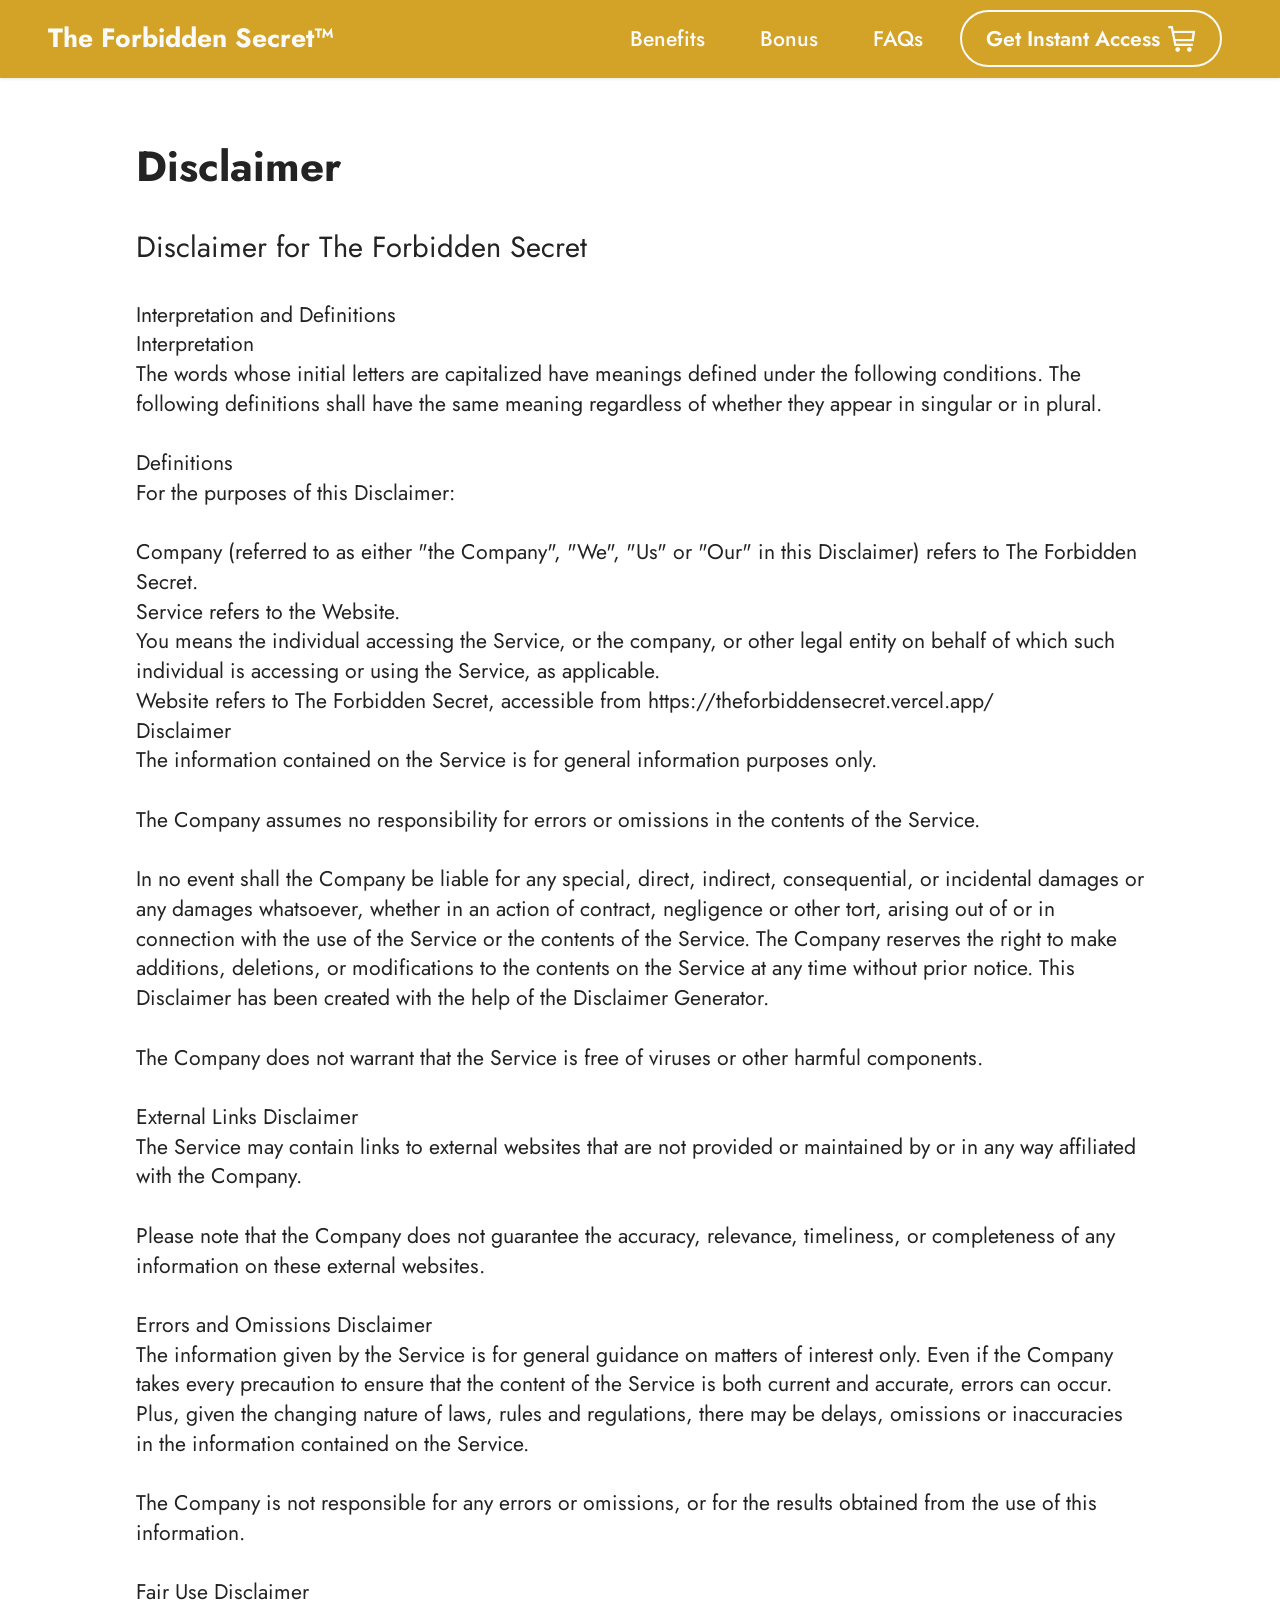
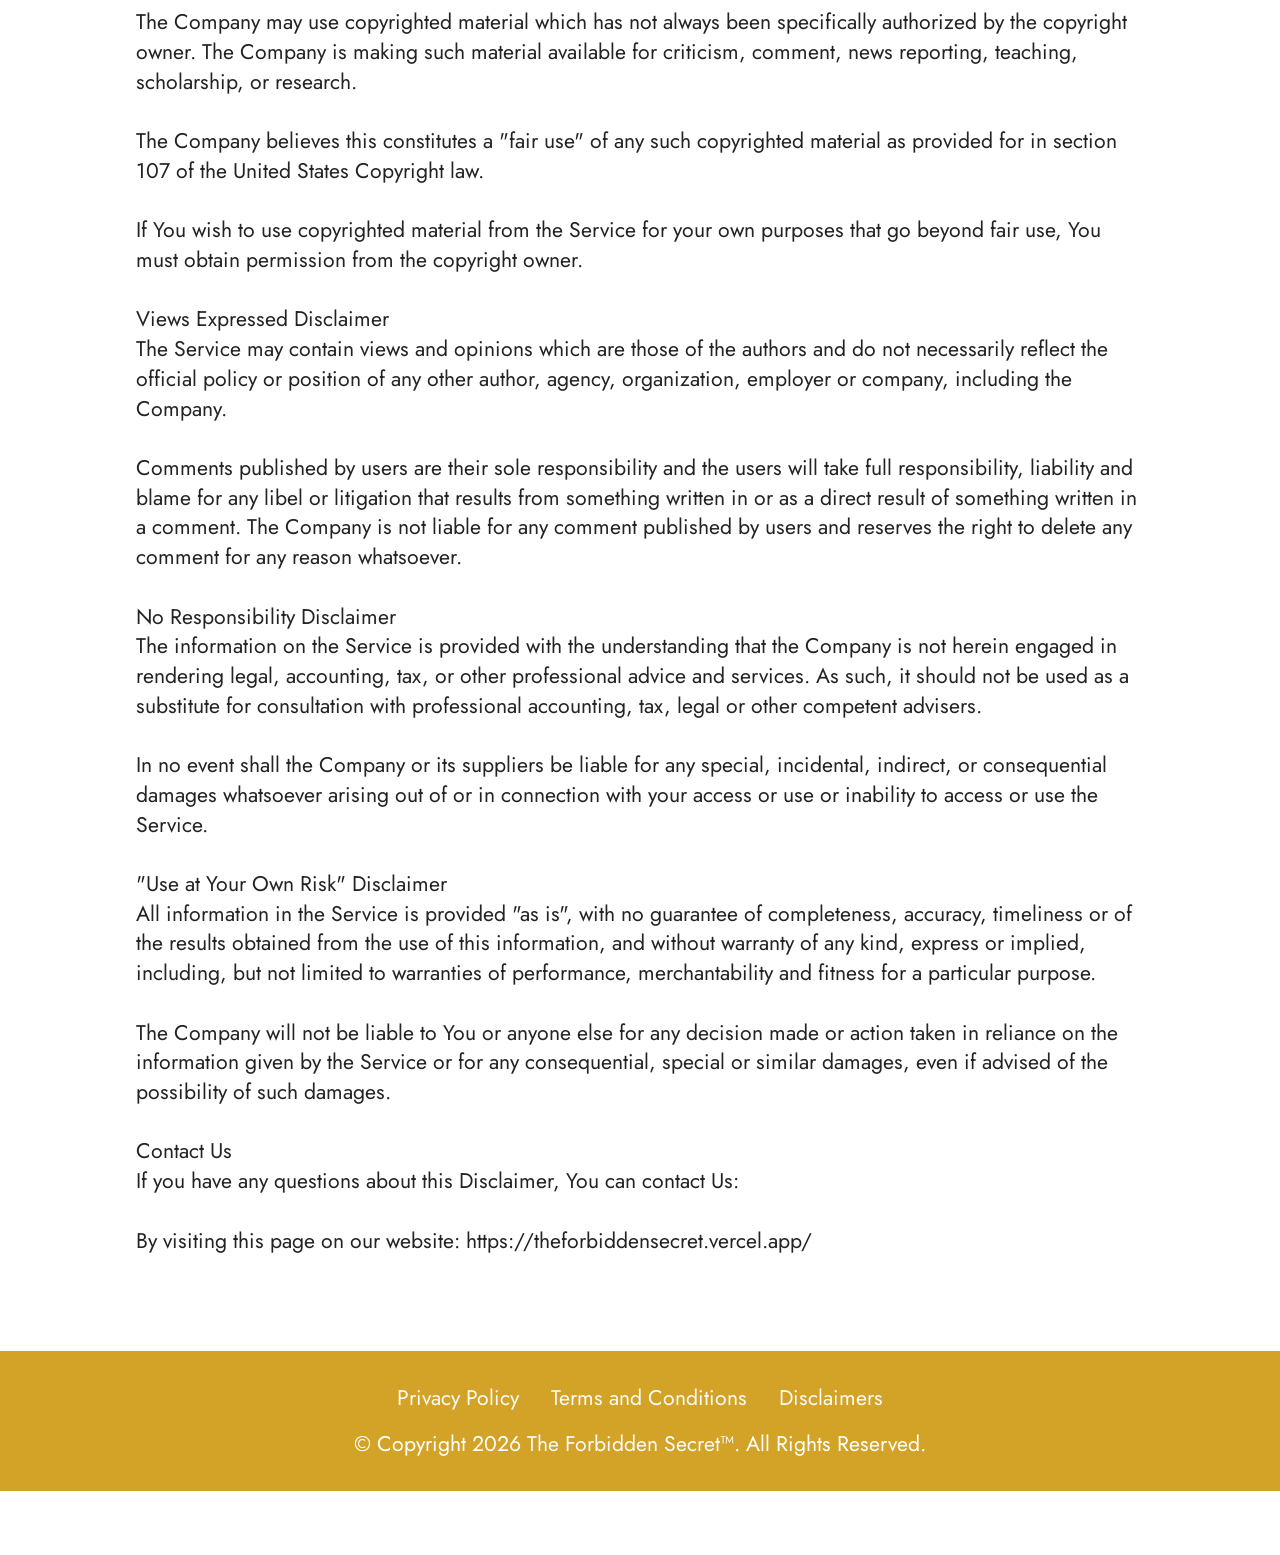
<file: Disclaimer.html>
<!DOCTYPE html>
<html  >
<head>
  <!-- Site made with Mobirise Website Builder v6.0.6, https://mobirise.com -->
  <meta charset="UTF-8">
  <meta http-equiv="X-UA-Compatible" content="IE=edge">
  <meta name="generator" content="Mobirise v6.0.6, mobirise.com">
  <meta name="viewport" content="width=device-width, initial-scale=1, minimum-scale=1">
  <link rel="shortcut icon" href="assets/images/10001-128x128-128x128.png" type="image/x-icon">
  <meta name="description" content="Disclaimer for The Forbidden Secret">
  
  
  <title>Disclaimer</title>
  <link rel="stylesheet" href="assets/web/assets/mobirise-icons2/mobirise2.css">
  <link rel="stylesheet" href="assets/bootstrap/css/bootstrap.min.css">
  <link rel="stylesheet" href="assets/bootstrap/css/bootstrap-grid.min.css">
  <link rel="stylesheet" href="assets/bootstrap/css/bootstrap-reboot.min.css">
  <link rel="stylesheet" href="assets/animatecss/animate.css">
  <link rel="stylesheet" href="assets/dropdown/css/style.css">
  <link rel="stylesheet" href="assets/socicon/css/styles.css">
  <link rel="stylesheet" href="assets/theme/css/style.css">
  <link rel="preload" href="https://fonts.googleapis.com/css?family=Jost:100,200,300,400,500,600,700,800,900,100i,200i,300i,400i,500i,600i,700i,800i,900i&display=swap" as="style" onload="this.onload=null;this.rel='stylesheet'">
  <noscript><link rel="stylesheet" href="https://fonts.googleapis.com/css?family=Jost:100,200,300,400,500,600,700,800,900,100i,200i,300i,400i,500i,600i,700i,800i,900i&display=swap"></noscript>
  <link rel="preload" as="style" href="assets/mobirise/css/mbr-additional.css?v=yCqjYU"><link rel="stylesheet" href="assets/mobirise/css/mbr-additional.css?v=yCqjYU" type="text/css">

  
  
  
</head>
<body>
  
  <section data-bs-version="5.1" class="menu menu2 cid-tLcIcNEty3" once="menu" id="menu2-h">
    
    <nav class="navbar navbar-dropdown navbar-fixed-top navbar-expand-lg">
        <div class="container-fluid">
            <div class="navbar-brand">
                
                <span class="navbar-caption-wrap"><a class="navbar-caption text-white text-primary display-7" href="index.html">The Forbidden Secret™<br></a></span>
            </div>
            <button class="navbar-toggler" type="button" data-toggle="collapse" data-bs-toggle="collapse" data-target="#navbarSupportedContent" data-bs-target="#navbarSupportedContent" aria-controls="navbarNavAltMarkup" aria-expanded="false" aria-label="Toggle navigation">
                <div class="hamburger">
                    <span></span>
                    <span></span>
                    <span></span>
                    <span></span>
                </div>
            </button>
            <div class="collapse navbar-collapse" id="navbarSupportedContent">
                <ul class="navbar-nav nav-dropdown" data-app-modern-menu="true"><li class="nav-item"><a class="nav-link link text-white text-primary display-4" href="index.html#content4-n">Benefits</a></li>
                    <li class="nav-item"><a class="nav-link link text-white text-primary display-4" href="index.html#content4-r">Bonus</a></li>
                    <li class="nav-item"><a class="nav-link link text-white text-primary display-4" href="index.html#content17-d">FAQs</a>
                    </li></ul>
                
                <div class="navbar-buttons mbr-section-btn"><a class="btn btn-white-outline display-4" href="https://e556det24yb-gu5d1fcfg9w04f.hop.clickbank.net/?&tid=vl"><span class="mobi-mbri mobi-mbri-shopping-cart mbr-iconfont mbr-iconfont-btn"></span>Get Instant Access</a></div>
            </div>
        </div>
    </nav>
</section>

<section data-bs-version="5.1" class="content5 cid-tLGcNcCPOQ" id="content5-1g">
    
    <div class="container">
        <div class="row justify-content-center">
            <div class="col-md-12 col-lg-10">
                <h3 class="mbr-section-title mbr-fonts-style mb-4 display-2">
                    <strong>Disclaimer</strong></h3>
                <h4 class="mbr-section-subtitle mbr-fonts-style mb-4 display-5">Disclaimer for The Forbidden Secret</h4>
                <p class="mbr-text mbr-fonts-style display-4">Interpretation and Definitions
<br>Interpretation
<br>The words whose initial letters are capitalized have meanings defined under the following conditions. The following definitions shall have the same meaning regardless of whether they appear in singular or in plural.
<br>
<br>Definitions
<br>For the purposes of this Disclaimer:
<br>
<br>Company (referred to as either "the Company", "We", "Us" or "Our" in this Disclaimer) refers to The Forbidden Secret.
<br>Service refers to the Website.
<br>You means the individual accessing the Service, or the company, or other legal entity on behalf of which such individual is accessing or using the Service, as applicable.
<br>Website refers to The Forbidden Secret, accessible from https://theforbiddensecret.vercel.app/
<br>Disclaimer
<br>The information contained on the Service is for general information purposes only.
<br>
<br>The Company assumes no responsibility for errors or omissions in the contents of the Service.
<br>
<br>In no event shall the Company be liable for any special, direct, indirect, consequential, or incidental damages or any damages whatsoever, whether in an action of contract, negligence or other tort, arising out of or in connection with the use of the Service or the contents of the Service. The Company reserves the right to make additions, deletions, or modifications to the contents on the Service at any time without prior notice. This Disclaimer has been created with the help of the Disclaimer Generator.
<br>
<br>The Company does not warrant that the Service is free of viruses or other harmful components.
<br>
<br>External Links Disclaimer
<br>The Service may contain links to external websites that are not provided or maintained by or in any way affiliated with the Company.
<br>
<br>Please note that the Company does not guarantee the accuracy, relevance, timeliness, or completeness of any information on these external websites.
<br>
<br>Errors and Omissions Disclaimer
<br>The information given by the Service is for general guidance on matters of interest only. Even if the Company takes every precaution to ensure that the content of the Service is both current and accurate, errors can occur. Plus, given the changing nature of laws, rules and regulations, there may be delays, omissions or inaccuracies in the information contained on the Service.
<br>
<br>The Company is not responsible for any errors or omissions, or for the results obtained from the use of this information.
<br>
<br>Fair Use Disclaimer
<br>The Company may use copyrighted material which has not always been specifically authorized by the copyright owner. The Company is making such material available for criticism, comment, news reporting, teaching, scholarship, or research.
<br>
<br>The Company believes this constitutes a "fair use" of any such copyrighted material as provided for in section 107 of the United States Copyright law.
<br>
<br>If You wish to use copyrighted material from the Service for your own purposes that go beyond fair use, You must obtain permission from the copyright owner.
<br>
<br>Views Expressed Disclaimer
<br>The Service may contain views and opinions which are those of the authors and do not necessarily reflect the official policy or position of any other author, agency, organization, employer or company, including the Company.
<br>
<br>Comments published by users are their sole responsibility and the users will take full responsibility, liability and blame for any libel or litigation that results from something written in or as a direct result of something written in a comment. The Company is not liable for any comment published by users and reserves the right to delete any comment for any reason whatsoever.
<br>
<br>No Responsibility Disclaimer
<br>The information on the Service is provided with the understanding that the Company is not herein engaged in rendering legal, accounting, tax, or other professional advice and services. As such, it should not be used as a substitute for consultation with professional accounting, tax, legal or other competent advisers.
<br>
<br>In no event shall the Company or its suppliers be liable for any special, incidental, indirect, or consequential damages whatsoever arising out of or in connection with your access or use or inability to access or use the Service.
<br>
<br>"Use at Your Own Risk" Disclaimer
<br>All information in the Service is provided "as is", with no guarantee of completeness, accuracy, timeliness or of the results obtained from the use of this information, and without warranty of any kind, express or implied, including, but not limited to warranties of performance, merchantability and fitness for a particular purpose.
<br>
<br>The Company will not be liable to You or anyone else for any decision made or action taken in reliance on the information given by the Service or for any consequential, special or similar damages, even if advised of the possibility of such damages.
<br>
<br>Contact Us
<br>If you have any questions about this Disclaimer, You can contact Us:
<br>
<br>By visiting this page on our website: https://theforbiddensecret.vercel.app/<br></p>
            </div>
        </div>
    </div>
</section>

<section data-bs-version="5.1" class="footer3 cid-tLcIcOmdx2" once="footers" id="footer3-i">

    

    

    <div class="container">
        <div class="media-container-row align-center mbr-white">
            <div class="row row-links">
                <ul class="foot-menu">
                    
                    
                    
                    
                    
                <li class="foot-menu-item mbr-fonts-style display-4"><a href="PrivacyPolicy.html#content5-1f" class="text-white text-primary">Privacy Policy</a></li><li class="foot-menu-item mbr-fonts-style display-4"><a href="TermsAndConditions.html#content5-1h" class="text-white text-primary">Terms and Conditions</a></li><li class="foot-menu-item mbr-fonts-style display-4"><a href="Disclaimer.html#content5-1g" class="text-white">Disclaimers</a></li></ul>
            </div>
            
            <div class="row row-copirayt">
                <p class="mbr-text mb-0 mbr-fonts-style mbr-white align-center display-4">
                    © Copyright 2026&nbsp;<a href="https://e556det24yb-gu5d1fcfg9w04f.hop.clickbank.net/?&tid=vl" class="text-white text-primary">The Forbidden Secret™</a>. All Rights Reserved.
                </p>
            </div>
        </div>
    </div>
</section><section class="display-7" style="padding: 0;align-items: center;justify-content: center;flex-wrap: wrap;    align-content: center;display: flex;position: relative;height: 4rem;"><a href="https://mobiri.se/4091267" style="flex: 1 1;height: 4rem;position: absolute;width: 100%;z-index: 1;"><img alt="" style="height: 4rem;" src="[data-uri]"></a><p style="margin: 0;text-align: center;" class="display-7">&#8204;</p><a style="z-index:1" href="https://mobirise.com/builder/ai-website-builder.html">AI Website Builder</a></section><script src="assets/bootstrap/js/bootstrap.bundle.min.js"></script>  <script src="assets/smoothscroll/smooth-scroll.js"></script>  <script src="assets/ytplayer/index.js"></script>  <script src="assets/dropdown/js/navbar-dropdown.js"></script>  <script src="assets/theme/js/script.js"></script>  
  
  
 <div id="scrollToTop" class="scrollToTop mbr-arrow-up"><a style="text-align: center;"><i class="mbr-arrow-up-icon mbr-arrow-up-icon-cm cm-icon cm-icon-smallarrow-up"></i></a></div>
    <input name="animation" type="hidden">
  </body>
</html>
</file>
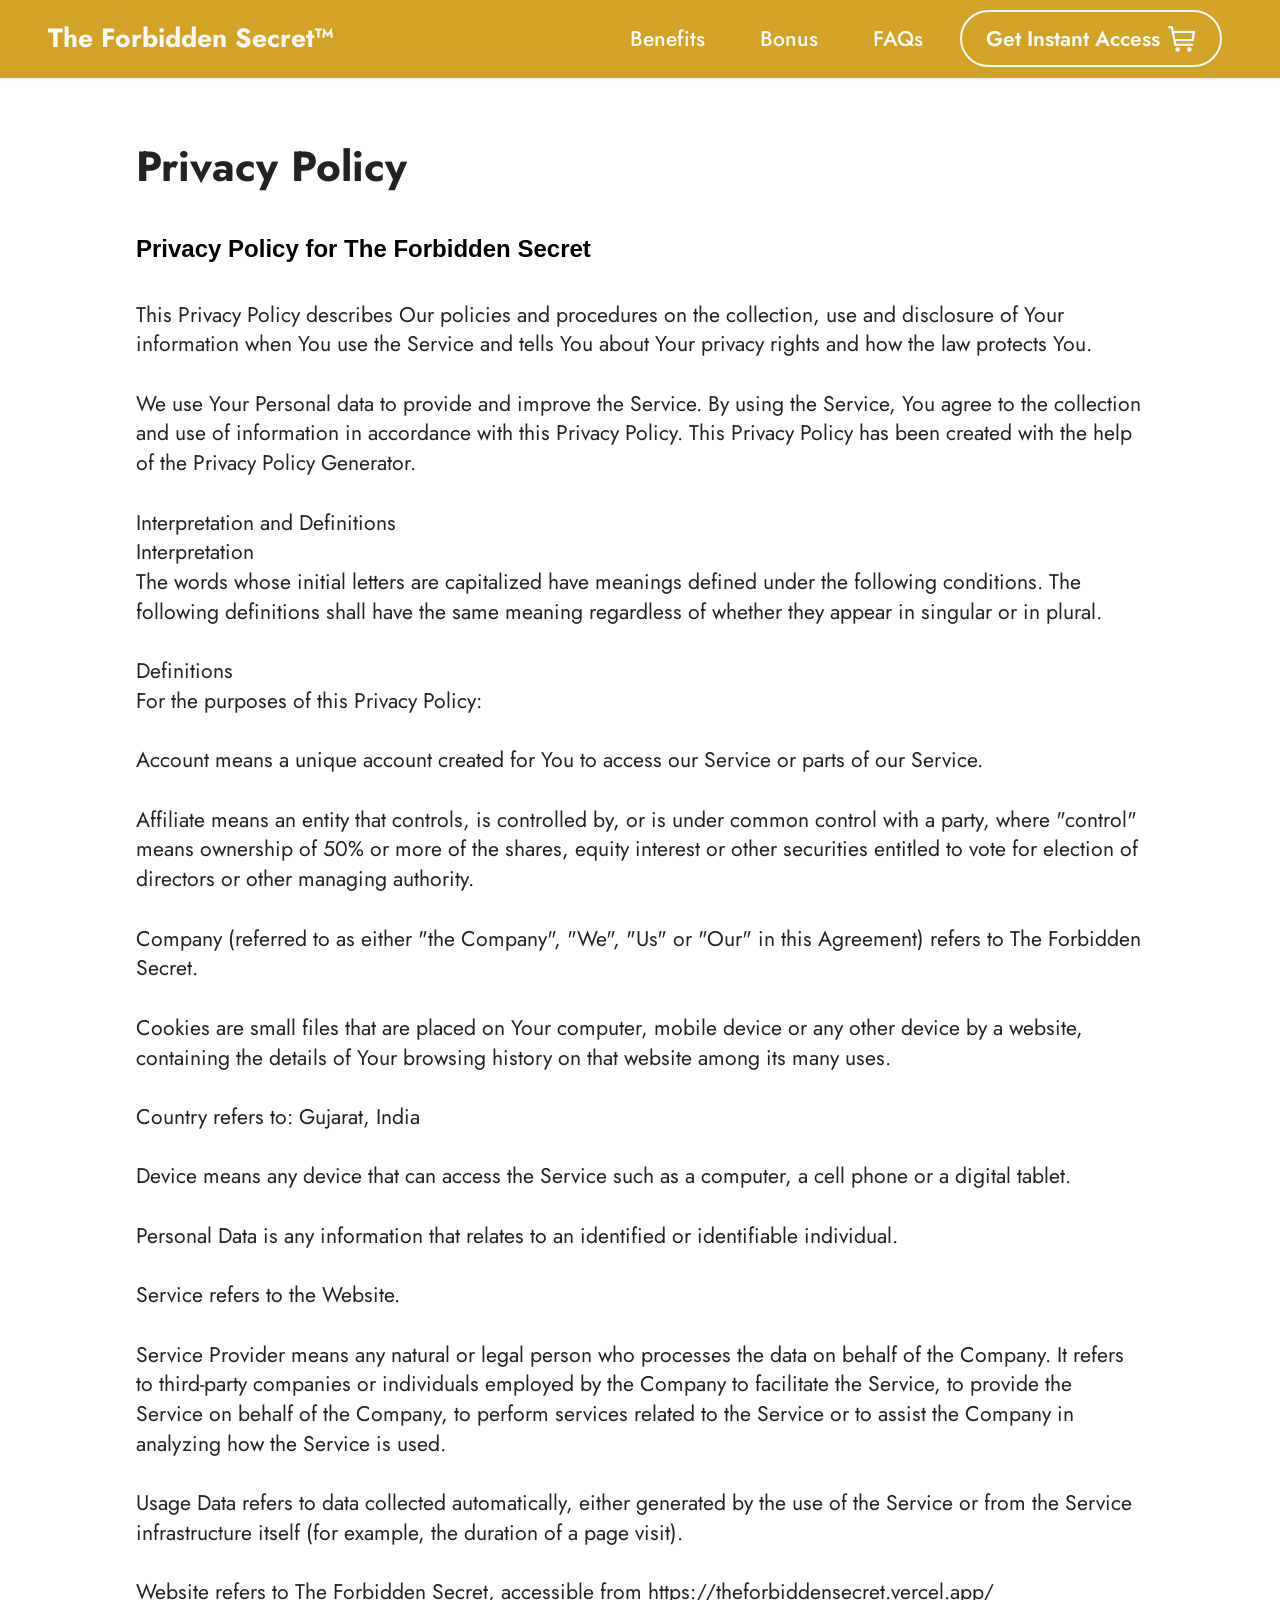
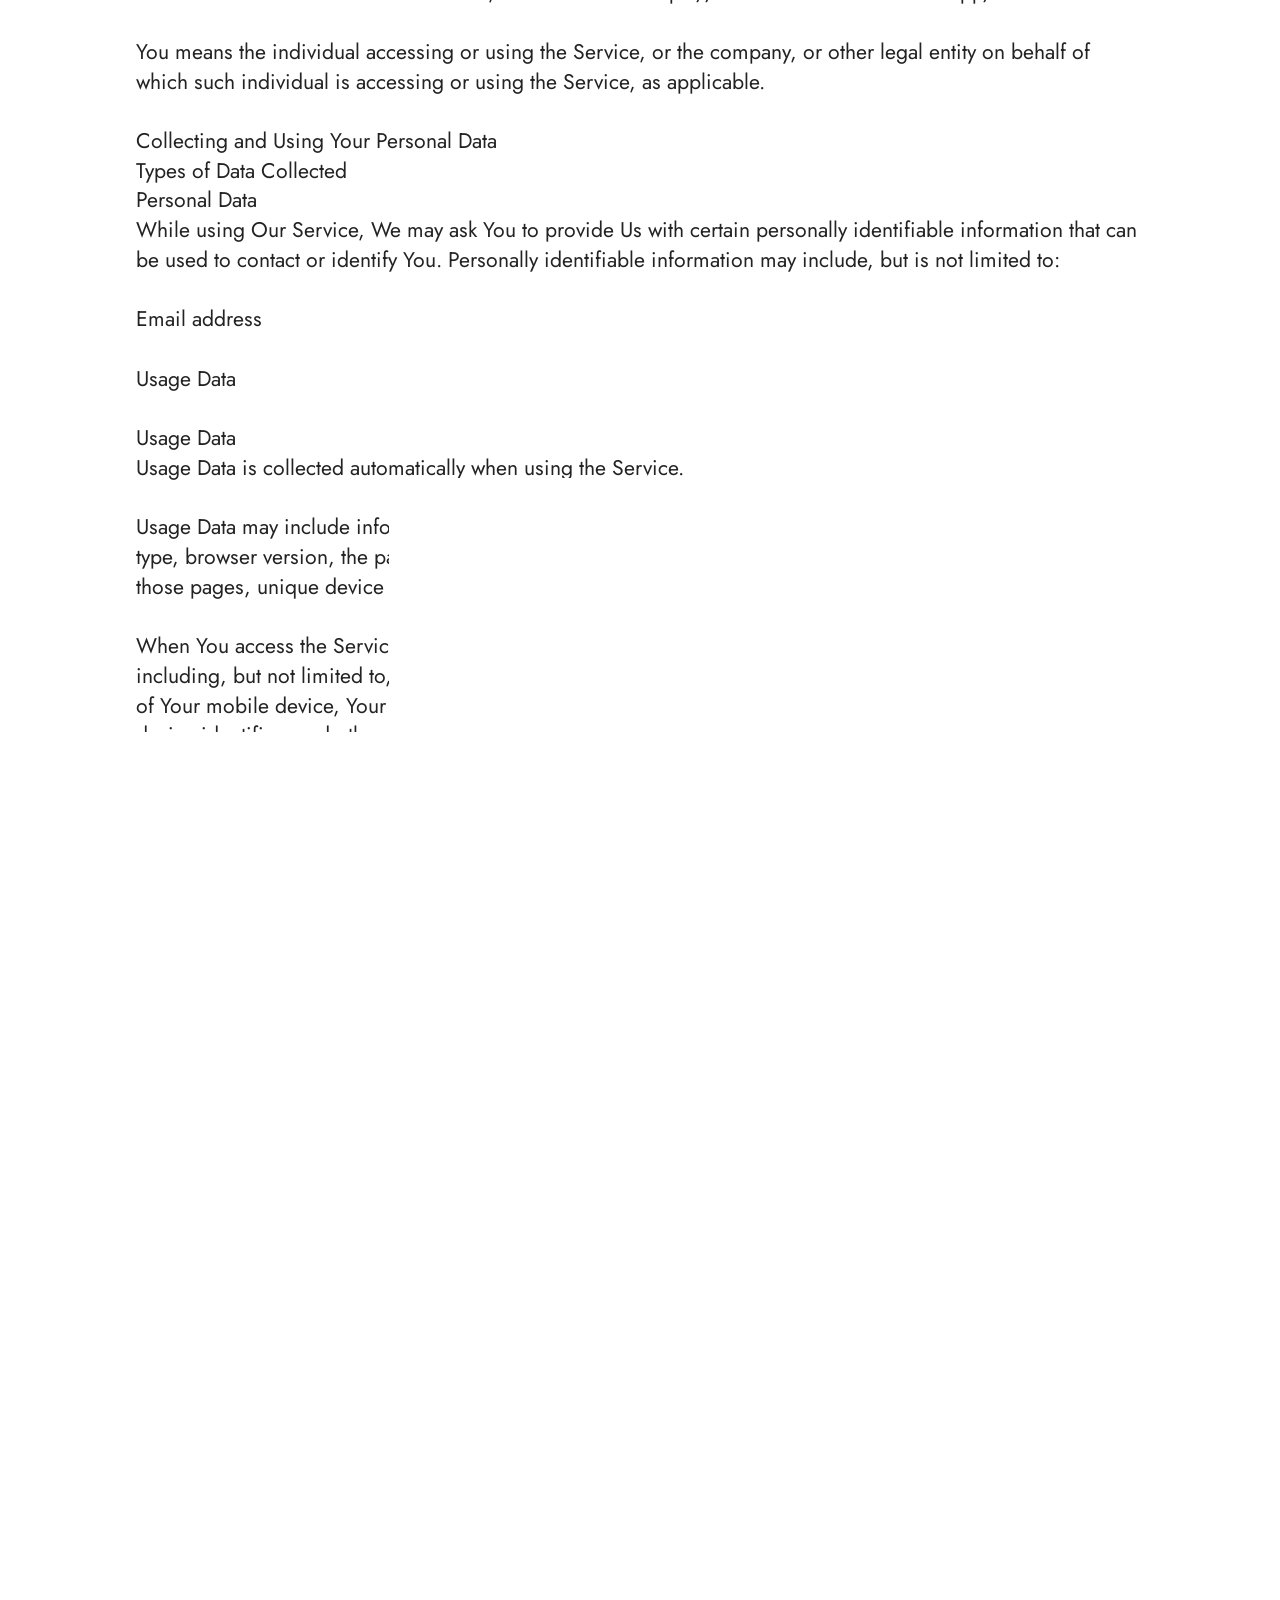
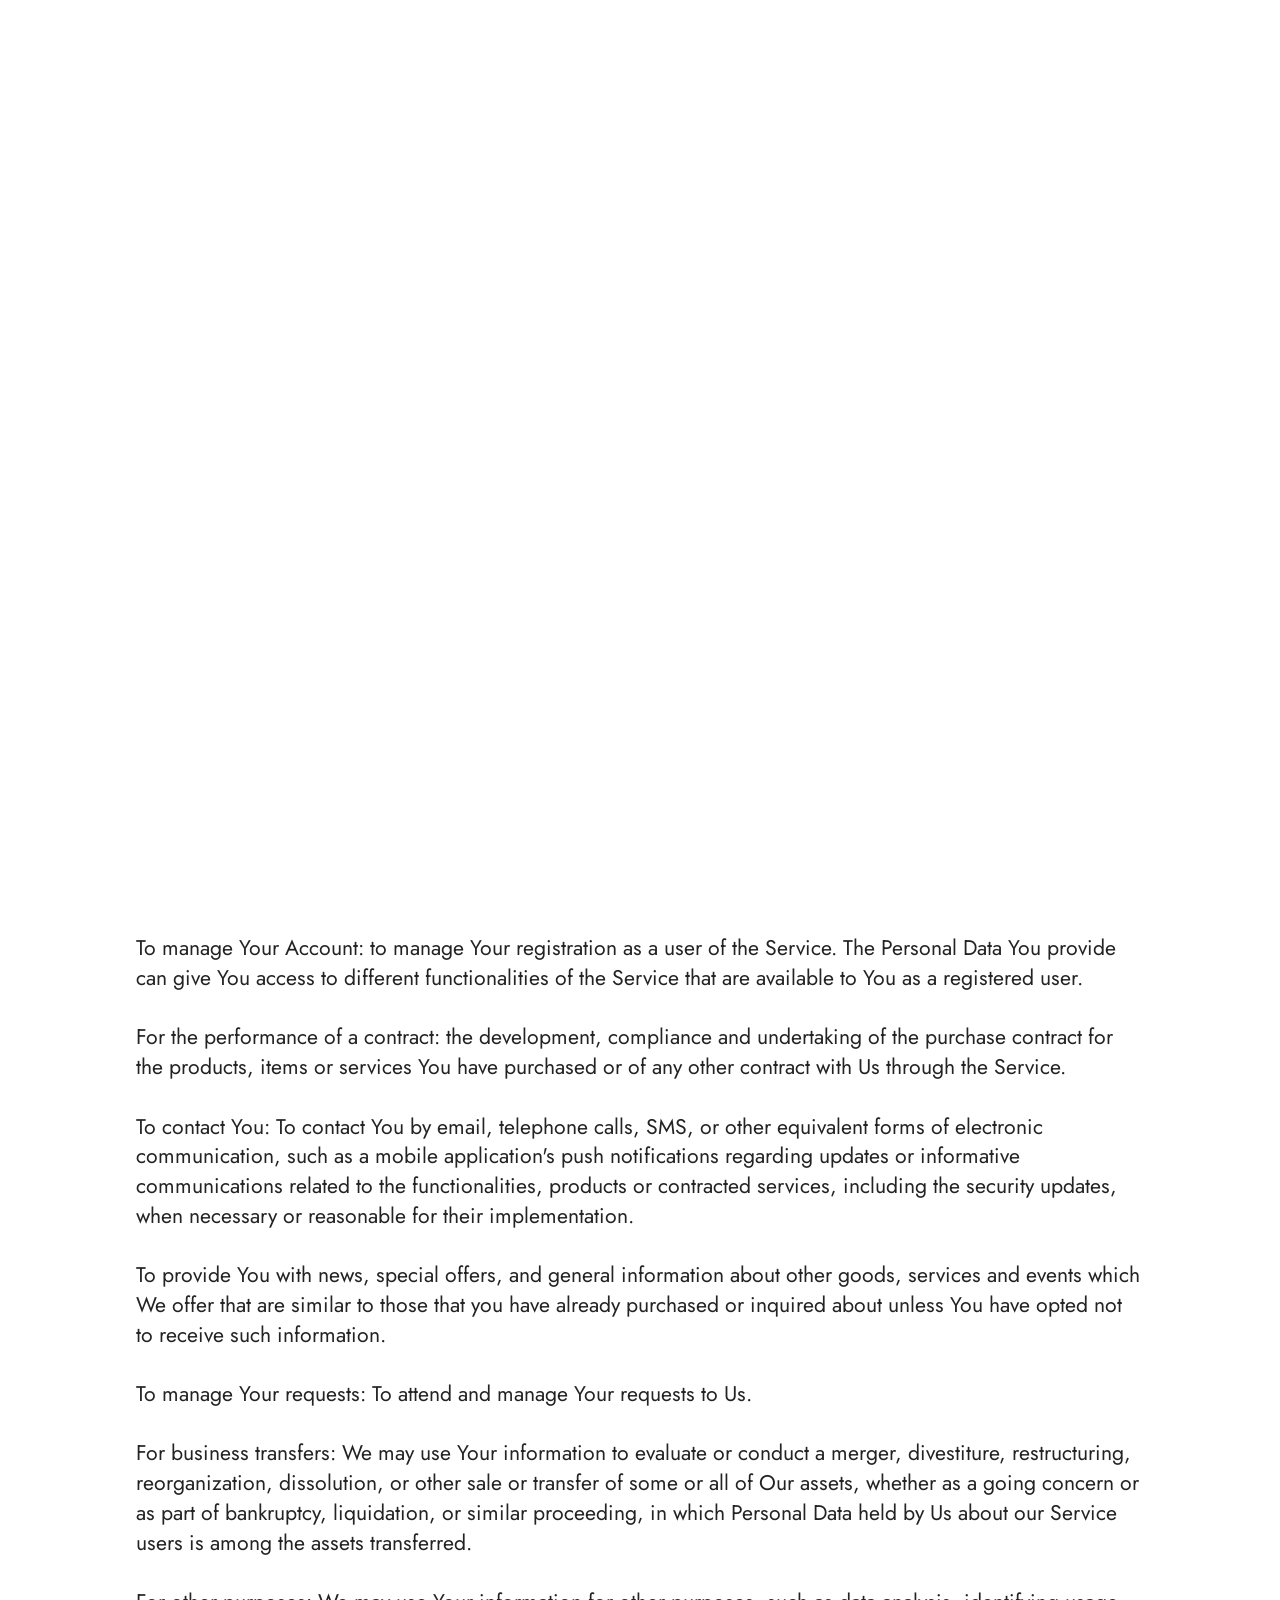
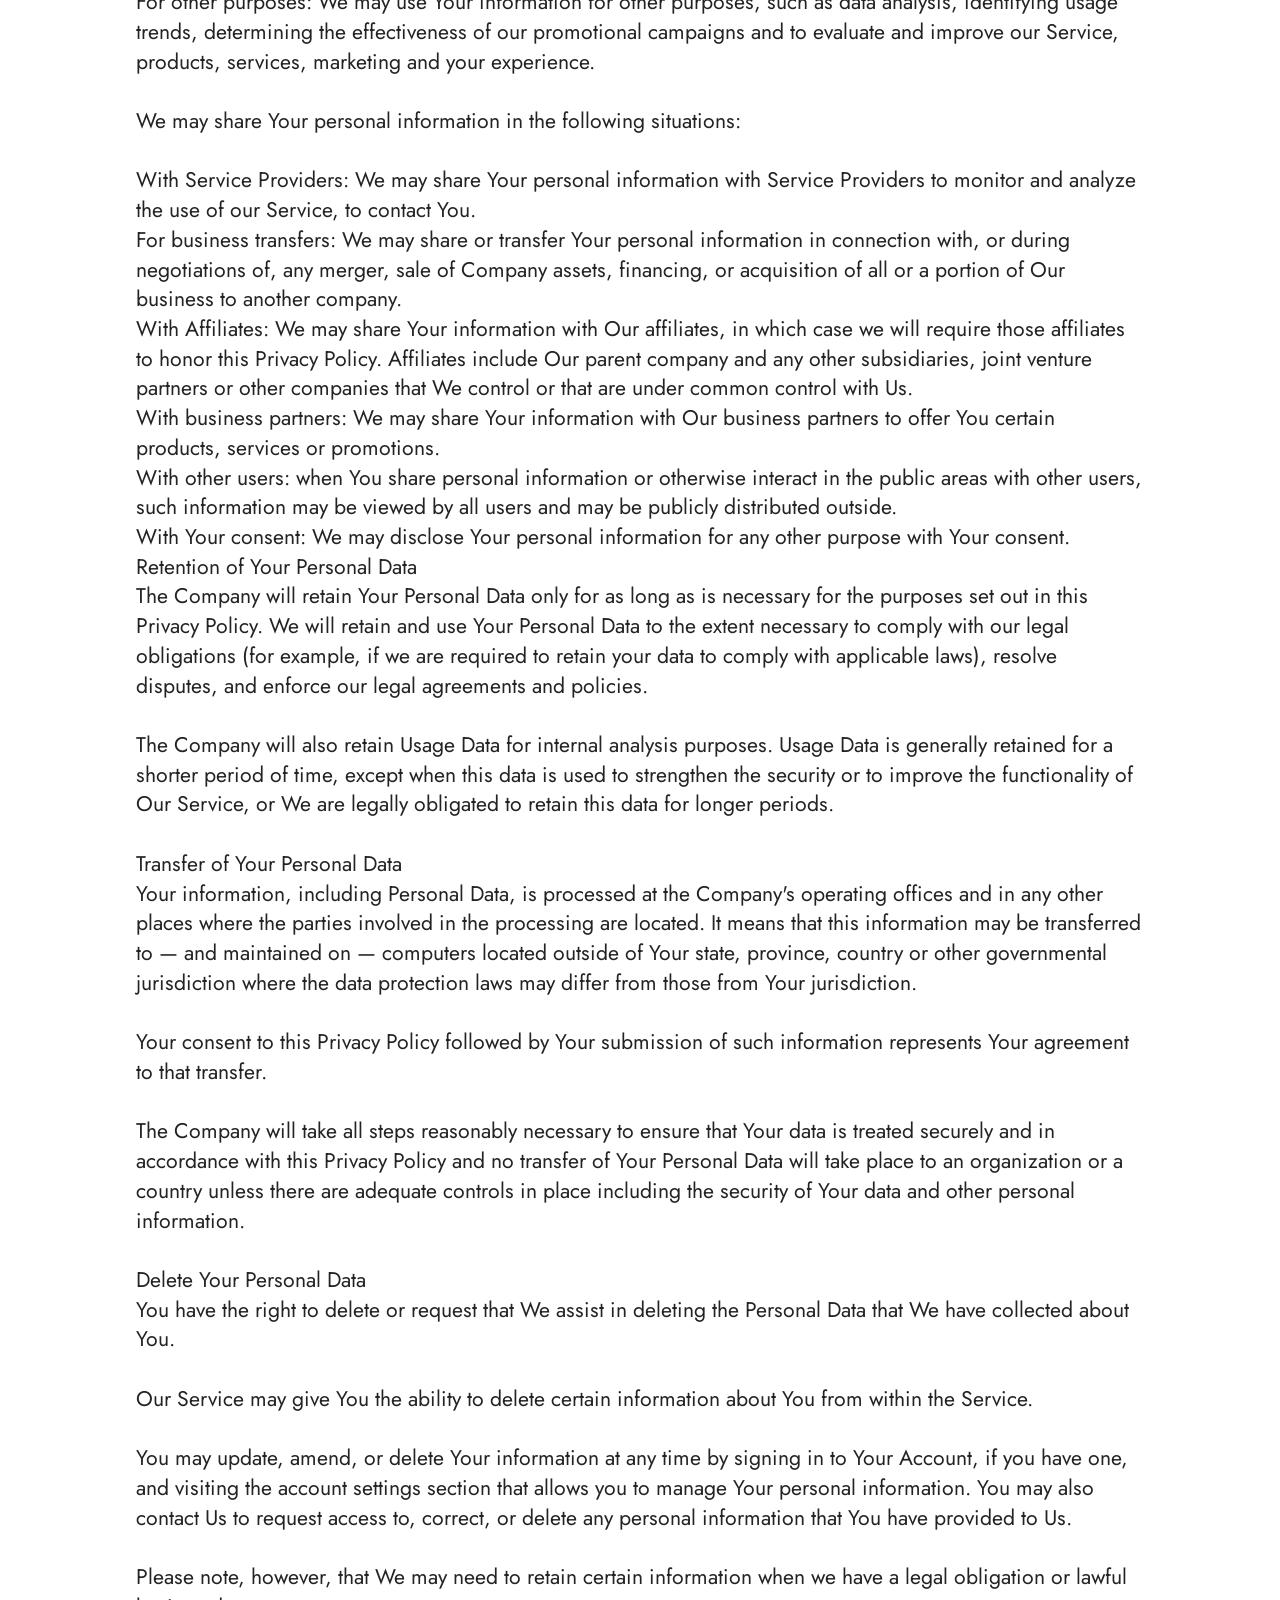
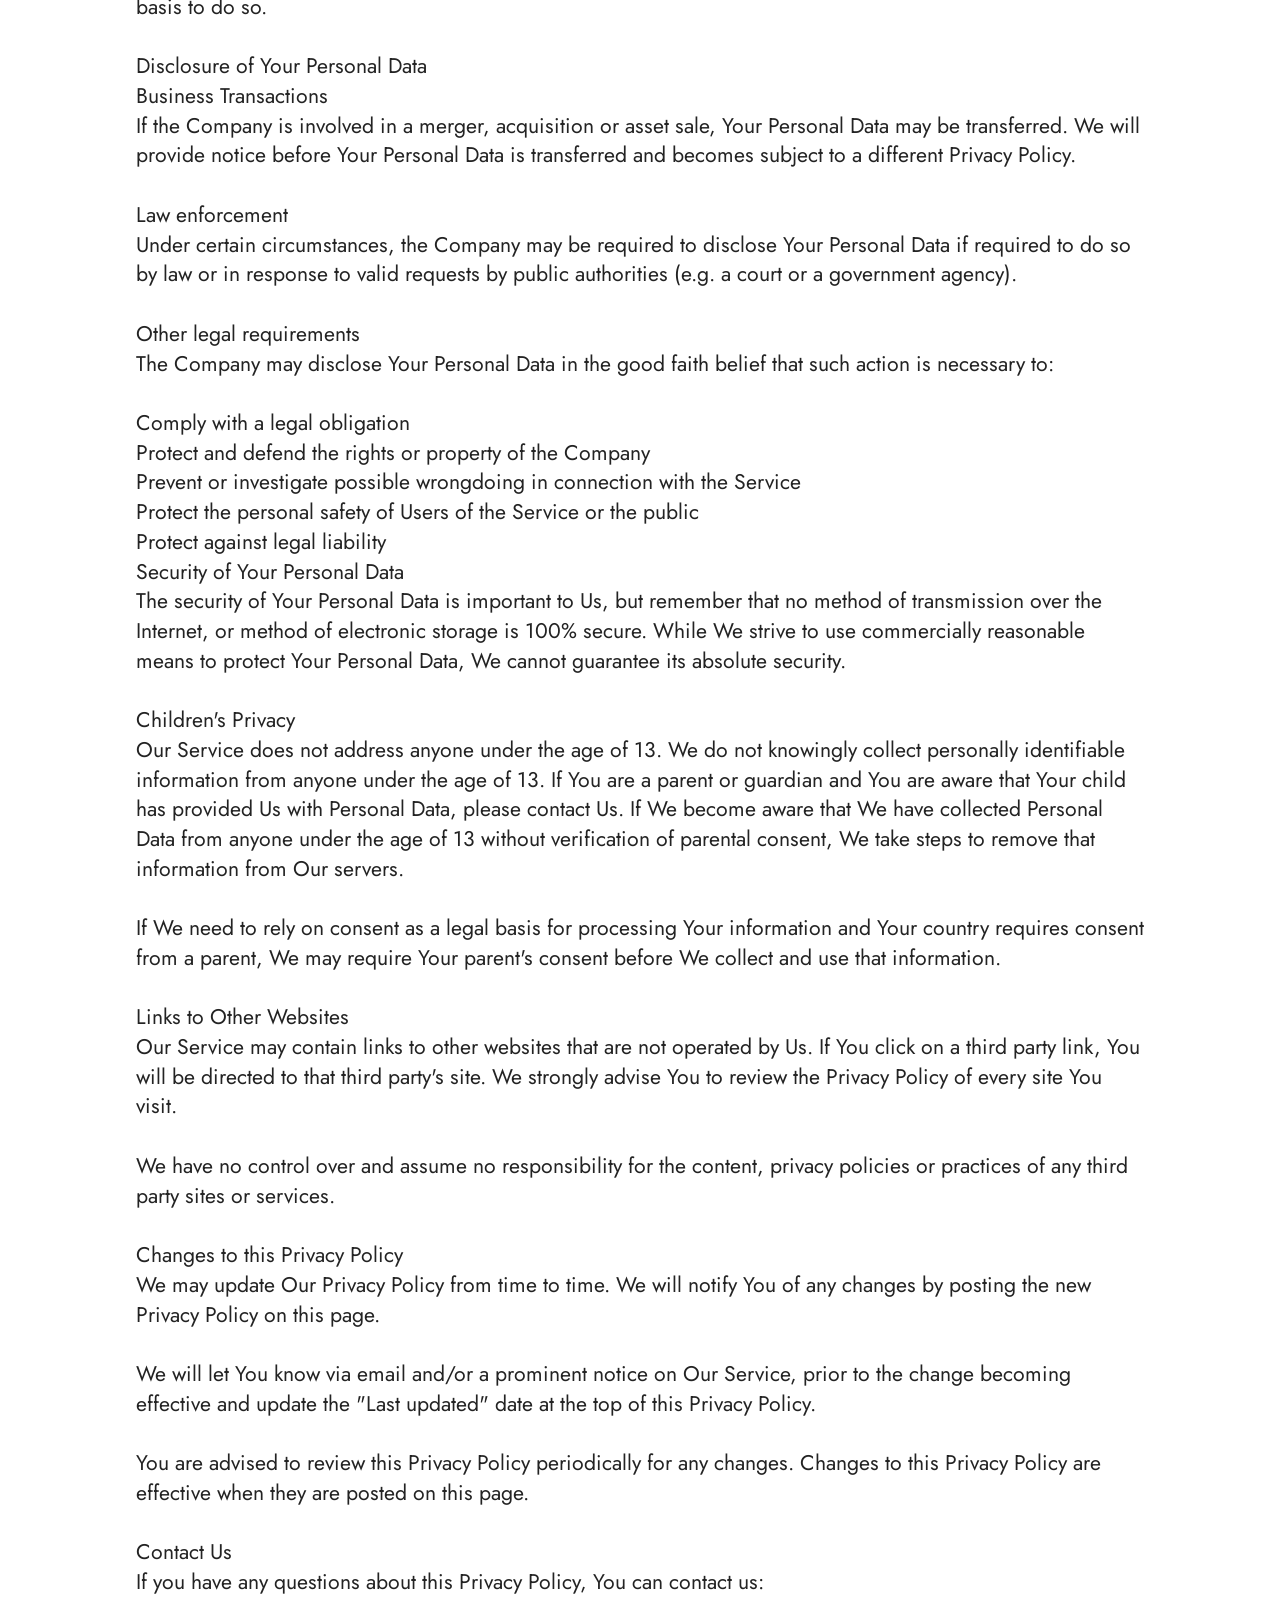
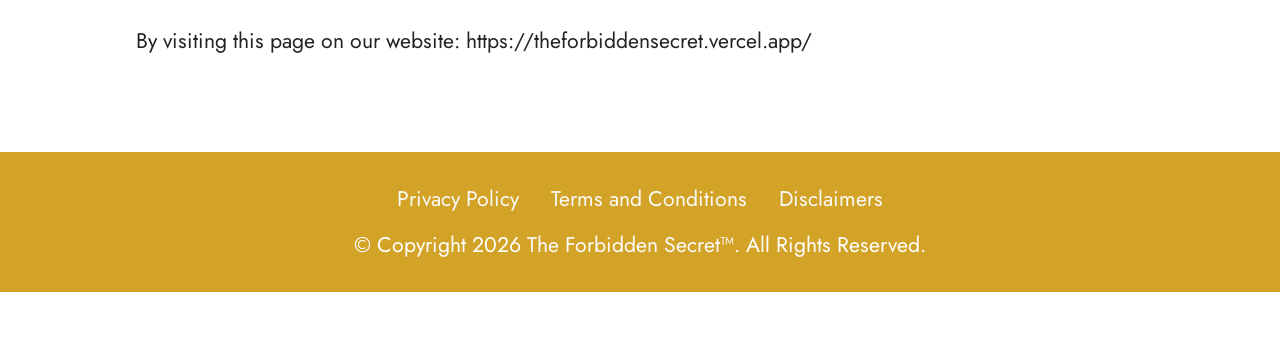
<file: PrivacyPolicy.html>
<!DOCTYPE html>
<html  >
<head>
  <!-- Site made with Mobirise Website Builder v6.0.6, https://mobirise.com -->
  <meta charset="UTF-8">
  <meta http-equiv="X-UA-Compatible" content="IE=edge">
  <meta name="generator" content="Mobirise v6.0.6, mobirise.com">
  <meta name="viewport" content="width=device-width, initial-scale=1, minimum-scale=1">
  <link rel="shortcut icon" href="assets/images/10001-128x128-128x128.png" type="image/x-icon">
  <meta name="description" content="Privacy Policy for The Forbidden Secret">
  
  
  <title>Privacy Policy</title>
  <link rel="stylesheet" href="assets/web/assets/mobirise-icons2/mobirise2.css">
  <link rel="stylesheet" href="assets/bootstrap/css/bootstrap.min.css">
  <link rel="stylesheet" href="assets/bootstrap/css/bootstrap-grid.min.css">
  <link rel="stylesheet" href="assets/bootstrap/css/bootstrap-reboot.min.css">
  <link rel="stylesheet" href="assets/animatecss/animate.css">
  <link rel="stylesheet" href="assets/dropdown/css/style.css">
  <link rel="stylesheet" href="assets/socicon/css/styles.css">
  <link rel="stylesheet" href="assets/theme/css/style.css">
  <link rel="preload" href="https://fonts.googleapis.com/css?family=Jost:100,200,300,400,500,600,700,800,900,100i,200i,300i,400i,500i,600i,700i,800i,900i&display=swap" as="style" onload="this.onload=null;this.rel='stylesheet'">
  <noscript><link rel="stylesheet" href="https://fonts.googleapis.com/css?family=Jost:100,200,300,400,500,600,700,800,900,100i,200i,300i,400i,500i,600i,700i,800i,900i&display=swap"></noscript>
  <link rel="preload" as="style" href="assets/mobirise/css/mbr-additional.css?v=kmh7Wl"><link rel="stylesheet" href="assets/mobirise/css/mbr-additional.css?v=kmh7Wl" type="text/css">

  
  
  
</head>
<body>
  
  <section data-bs-version="5.1" class="menu menu2 cid-tLclnOs7BI" once="menu" id="menu2-f">
    
    <nav class="navbar navbar-dropdown navbar-fixed-top navbar-expand-lg">
        <div class="container-fluid">
            <div class="navbar-brand">
                
                <span class="navbar-caption-wrap"><a class="navbar-caption text-white text-primary display-7" href="index.html">The Forbidden Secret™<br></a></span>
            </div>
            <button class="navbar-toggler" type="button" data-toggle="collapse" data-bs-toggle="collapse" data-target="#navbarSupportedContent" data-bs-target="#navbarSupportedContent" aria-controls="navbarNavAltMarkup" aria-expanded="false" aria-label="Toggle navigation">
                <div class="hamburger">
                    <span></span>
                    <span></span>
                    <span></span>
                    <span></span>
                </div>
            </button>
            <div class="collapse navbar-collapse" id="navbarSupportedContent">
                <ul class="navbar-nav nav-dropdown" data-app-modern-menu="true"><li class="nav-item"><a class="nav-link link text-white text-primary display-4" href="index.html#content4-n">Benefits</a></li>
                    <li class="nav-item"><a class="nav-link link text-white text-primary display-4" href="index.html#content4-r">Bonus</a></li>
                    <li class="nav-item"><a class="nav-link link text-white text-primary display-4" href="index.html#content17-d">FAQs</a>
                    </li></ul>
                
                <div class="navbar-buttons mbr-section-btn"><a class="btn btn-white-outline display-4" href="https://e556det24yb-gu5d1fcfg9w04f.hop.clickbank.net/?&tid=vl"><span class="mobi-mbri mobi-mbri-shopping-cart mbr-iconfont mbr-iconfont-btn"></span>Get Instant Access</a></div>
            </div>
        </div>
    </nav>
</section>

<section data-bs-version="5.1" class="content5 cid-tLGbBzduJA" id="content5-1f">
    
    <div class="container-fluid">
        <div class="row justify-content-center">
            <div class="col-md-12 col-lg-10">
                <h3 class="mbr-section-title mbr-fonts-style mb-4 display-2">
                    <strong>Privacy Policy</strong></h3>
                <h4 class="mbr-section-subtitle mbr-fonts-style mb-4 display-5"><font color="#000000" face="Helvetica Neue, Helvetica, Arial, sans-serif"><span style="font-size: 24px;"><strong>Privacy Policy for The Forbidden Secret</strong></span></font></h4>
                <p class="mbr-text mbr-fonts-style display-4">This Privacy Policy describes Our policies and procedures on the collection, use and disclosure of Your information when You use the Service and tells You about Your privacy rights and how the law protects You.
<br>
<br>We use Your Personal data to provide and improve the Service. By using the Service, You agree to the collection and use of information in accordance with this Privacy Policy. This Privacy Policy has been created with the help of the Privacy Policy Generator.
<br>
<br>Interpretation and Definitions
<br>Interpretation
<br>The words whose initial letters are capitalized have meanings defined under the following conditions. The following definitions shall have the same meaning regardless of whether they appear in singular or in plural.
<br>
<br>Definitions
<br>For the purposes of this Privacy Policy:
<br>
<br>Account means a unique account created for You to access our Service or parts of our Service.
<br>
<br>Affiliate means an entity that controls, is controlled by, or is under common control with a party, where "control" means ownership of 50% or more of the shares, equity interest or other securities entitled to vote for election of directors or other managing authority.
<br>
<br>Company (referred to as either "the Company", "We", "Us" or "Our" in this Agreement) refers to The Forbidden Secret.
<br>
<br>Cookies are small files that are placed on Your computer, mobile device or any other device by a website, containing the details of Your browsing history on that website among its many uses.
<br>
<br>Country refers to: Gujarat, India
<br>
<br>Device means any device that can access the Service such as a computer, a cell phone or a digital tablet.
<br>
<br>Personal Data is any information that relates to an identified or identifiable individual.
<br>
<br>Service refers to the Website.
<br>
<br>Service Provider means any natural or legal person who processes the data on behalf of the Company. It refers to third-party companies or individuals employed by the Company to facilitate the Service, to provide the Service on behalf of the Company, to perform services related to the Service or to assist the Company in analyzing how the Service is used.
<br>
<br>Usage Data refers to data collected automatically, either generated by the use of the Service or from the Service infrastructure itself (for example, the duration of a page visit).
<br>
<br>Website refers to The Forbidden Secret, accessible from https://theforbiddensecret.vercel.app/
<br>
<br>You means the individual accessing or using the Service, or the company, or other legal entity on behalf of which such individual is accessing or using the Service, as applicable.
<br>
<br>Collecting and Using Your Personal Data
<br>Types of Data Collected
<br>Personal Data
<br>While using Our Service, We may ask You to provide Us with certain personally identifiable information that can be used to contact or identify You. Personally identifiable information may include, but is not limited to:
<br>
<br>Email address
<br>
<br>Usage Data
<br>
<br>Usage Data
<br>Usage Data is collected automatically when using the Service.
<br>
<br>Usage Data may include information such as Your Device's Internet Protocol address (e.g. IP address), browser type, browser version, the pages of our Service that You visit, the time and date of Your visit, the time spent on those pages, unique device identifiers and other diagnostic data.
<br>
<br>When You access the Service by or through a mobile device, We may collect certain information automatically, including, but not limited to, the type of mobile device You use, Your mobile device's unique ID, the IP address of Your mobile device, Your mobile operating system, the type of mobile Internet browser You use, unique device identifiers and other diagnostic data.
<br>
<br>We may also collect information that Your browser sends whenever You visit Our Service or when You access the Service by or through a mobile device.
<br>
<br>Tracking Technologies and Cookies
<br>We use Cookies and similar tracking technologies to track the activity on Our Service and store certain information. Tracking technologies We use include beacons, tags, and scripts to collect and track information and to improve and analyze Our Service. The technologies We use may include:
<br>
<br>Cookies or Browser Cookies. A cookie is a small file placed on Your Device. You can instruct Your browser to refuse all Cookies or to indicate when a Cookie is being sent. However, if You do not accept Cookies, You may not be able to use some parts of our Service. Unless you have adjusted Your browser setting so that it will refuse Cookies, our Service may use Cookies.
<br>Web Beacons. Certain sections of our Service and our emails may contain small electronic files known as web beacons (also referred to as clear gifs, pixel tags, and single-pixel gifs) that permit the Company, for example, to count users who have visited those pages or opened an email and for other related website statistics (for example, recording the popularity of a certain section and verifying system and server integrity).
<br>Cookies can be "Persistent" or "Session" Cookies. Persistent Cookies remain on Your personal computer or mobile device when You go offline, while Session Cookies are deleted as soon as You close Your web browser. You can learn more about cookies on TermsFeed website article.
<br>
<br>We use both Session and Persistent Cookies for the purposes set out below:
<br>
<br>Necessary / Essential Cookies
<br>
<br>Type: Session Cookies
<br>
<br>Administered by: Us
<br>
<br>Purpose: These Cookies are essential to provide You with services available through the Website and to enable You to use some of its features. They help to authenticate users and prevent fraudulent use of user accounts. Without these Cookies, the services that You have asked for cannot be provided, and We only use these Cookies to provide You with those services.
<br>
<br>Cookies Policy / Notice Acceptance Cookies
<br>
<br>Type: Persistent Cookies
<br>
<br>Administered by: Us
<br>
<br>Purpose: These Cookies identify if users have accepted the use of cookies on the Website.
<br>
<br>Functionality Cookies
<br>
<br>Type: Persistent Cookies
<br>
<br>Administered by: Us
<br>
<br>Purpose: These Cookies allow us to remember choices You make when You use the Website, such as remembering your login details or language preference. The purpose of these Cookies is to provide You with a more personal experience and to avoid You having to re-enter your preferences every time You use the Website.
<br>
<br>For more information about the cookies we use and your choices regarding cookies, please visit our Cookies Policy or the Cookies section of our Privacy Policy.
<br>
<br>Use of Your Personal Data
<br>The Company may use Personal Data for the following purposes:
<br>
<br>To provide and maintain our Service, including to monitor the usage of our Service.
<br>
<br>To manage Your Account: to manage Your registration as a user of the Service. The Personal Data You provide can give You access to different functionalities of the Service that are available to You as a registered user.
<br>
<br>For the performance of a contract: the development, compliance and undertaking of the purchase contract for the products, items or services You have purchased or of any other contract with Us through the Service.
<br>
<br>To contact You: To contact You by email, telephone calls, SMS, or other equivalent forms of electronic communication, such as a mobile application's push notifications regarding updates or informative communications related to the functionalities, products or contracted services, including the security updates, when necessary or reasonable for their implementation.
<br>
<br>To provide You with news, special offers, and general information about other goods, services and events which We offer that are similar to those that you have already purchased or inquired about unless You have opted not to receive such information.
<br>
<br>To manage Your requests: To attend and manage Your requests to Us.
<br>
<br>For business transfers: We may use Your information to evaluate or conduct a merger, divestiture, restructuring, reorganization, dissolution, or other sale or transfer of some or all of Our assets, whether as a going concern or as part of bankruptcy, liquidation, or similar proceeding, in which Personal Data held by Us about our Service users is among the assets transferred.
<br>
<br>For other purposes: We may use Your information for other purposes, such as data analysis, identifying usage trends, determining the effectiveness of our promotional campaigns and to evaluate and improve our Service, products, services, marketing and your experience.
<br>
<br>We may share Your personal information in the following situations:
<br>
<br>With Service Providers: We may share Your personal information with Service Providers to monitor and analyze the use of our Service, to contact You.
<br>For business transfers: We may share or transfer Your personal information in connection with, or during negotiations of, any merger, sale of Company assets, financing, or acquisition of all or a portion of Our business to another company.
<br>With Affiliates: We may share Your information with Our affiliates, in which case we will require those affiliates to honor this Privacy Policy. Affiliates include Our parent company and any other subsidiaries, joint venture partners or other companies that We control or that are under common control with Us.
<br>With business partners: We may share Your information with Our business partners to offer You certain products, services or promotions.
<br>With other users: when You share personal information or otherwise interact in the public areas with other users, such information may be viewed by all users and may be publicly distributed outside.
<br>With Your consent: We may disclose Your personal information for any other purpose with Your consent.
<br>Retention of Your Personal Data
<br>The Company will retain Your Personal Data only for as long as is necessary for the purposes set out in this Privacy Policy. We will retain and use Your Personal Data to the extent necessary to comply with our legal obligations (for example, if we are required to retain your data to comply with applicable laws), resolve disputes, and enforce our legal agreements and policies.
<br>
<br>The Company will also retain Usage Data for internal analysis purposes. Usage Data is generally retained for a shorter period of time, except when this data is used to strengthen the security or to improve the functionality of Our Service, or We are legally obligated to retain this data for longer periods.
<br>
<br>Transfer of Your Personal Data
<br>Your information, including Personal Data, is processed at the Company's operating offices and in any other places where the parties involved in the processing are located. It means that this information may be transferred to — and maintained on — computers located outside of Your state, province, country or other governmental jurisdiction where the data protection laws may differ from those from Your jurisdiction.
<br>
<br>Your consent to this Privacy Policy followed by Your submission of such information represents Your agreement to that transfer.
<br>
<br>The Company will take all steps reasonably necessary to ensure that Your data is treated securely and in accordance with this Privacy Policy and no transfer of Your Personal Data will take place to an organization or a country unless there are adequate controls in place including the security of Your data and other personal information.
<br>
<br>Delete Your Personal Data
<br>You have the right to delete or request that We assist in deleting the Personal Data that We have collected about You.
<br>
<br>Our Service may give You the ability to delete certain information about You from within the Service.
<br>
<br>You may update, amend, or delete Your information at any time by signing in to Your Account, if you have one, and visiting the account settings section that allows you to manage Your personal information. You may also contact Us to request access to, correct, or delete any personal information that You have provided to Us.
<br>
<br>Please note, however, that We may need to retain certain information when we have a legal obligation or lawful basis to do so.
<br>
<br>Disclosure of Your Personal Data
<br>Business Transactions
<br>If the Company is involved in a merger, acquisition or asset sale, Your Personal Data may be transferred. We will provide notice before Your Personal Data is transferred and becomes subject to a different Privacy Policy.
<br>
<br>Law enforcement
<br>Under certain circumstances, the Company may be required to disclose Your Personal Data if required to do so by law or in response to valid requests by public authorities (e.g. a court or a government agency).
<br>
<br>Other legal requirements
<br>The Company may disclose Your Personal Data in the good faith belief that such action is necessary to:
<br>
<br>Comply with a legal obligation
<br>Protect and defend the rights or property of the Company
<br>Prevent or investigate possible wrongdoing in connection with the Service
<br>Protect the personal safety of Users of the Service or the public
<br>Protect against legal liability
<br>Security of Your Personal Data
<br>The security of Your Personal Data is important to Us, but remember that no method of transmission over the Internet, or method of electronic storage is 100% secure. While We strive to use commercially reasonable means to protect Your Personal Data, We cannot guarantee its absolute security.
<br>
<br>Children's Privacy
<br>Our Service does not address anyone under the age of 13. We do not knowingly collect personally identifiable information from anyone under the age of 13. If You are a parent or guardian and You are aware that Your child has provided Us with Personal Data, please contact Us. If We become aware that We have collected Personal Data from anyone under the age of 13 without verification of parental consent, We take steps to remove that information from Our servers.
<br>
<br>If We need to rely on consent as a legal basis for processing Your information and Your country requires consent from a parent, We may require Your parent's consent before We collect and use that information.
<br>
<br>Links to Other Websites
<br>Our Service may contain links to other websites that are not operated by Us. If You click on a third party link, You will be directed to that third party's site. We strongly advise You to review the Privacy Policy of every site You visit.
<br>
<br>We have no control over and assume no responsibility for the content, privacy policies or practices of any third party sites or services.
<br>
<br>Changes to this Privacy Policy
<br>We may update Our Privacy Policy from time to time. We will notify You of any changes by posting the new Privacy Policy on this page.
<br>
<br>We will let You know via email and/or a prominent notice on Our Service, prior to the change becoming effective and update the "Last updated" date at the top of this Privacy Policy.
<br>
<br>You are advised to review this Privacy Policy periodically for any changes. Changes to this Privacy Policy are effective when they are posted on this page.
<br>
<br>Contact Us
<br>If you have any questions about this Privacy Policy, You can contact us:
<br>
<br>By visiting this page on our website: https://theforbiddensecret.vercel.app/</p>
            </div>
        </div>
    </div>
</section>

<section data-bs-version="5.1" class="footer3 cid-tLcGI6bA0p" once="footers" id="footer3-g">

    

    

    <div class="container">
        <div class="media-container-row align-center mbr-white">
            <div class="row row-links">
                <ul class="foot-menu">
                    
                    
                    
                    
                    
                <li class="foot-menu-item mbr-fonts-style display-4"><a href="PrivacyPolicy.html#content5-1f" class="text-white text-primary">Privacy Policy</a></li><li class="foot-menu-item mbr-fonts-style display-4"><a href="TermsAndConditions.html#content5-1h" class="text-white text-primary">Terms and Conditions</a></li><li class="foot-menu-item mbr-fonts-style display-4"><a href="Disclaimer.html#content5-1g" class="text-white">Disclaimers</a></li></ul>
            </div>
            
            <div class="row row-copirayt">
                <p class="mbr-text mb-0 mbr-fonts-style mbr-white align-center display-4">
                    © Copyright 2026&nbsp;<a href="https://e556det24yb-gu5d1fcfg9w04f.hop.clickbank.net/?&tid=vl" class="text-white text-primary">The Forbidden Secret™</a>. All Rights Reserved.
                </p>
            </div>
        </div>
    </div>
</section><section class="display-7" style="padding: 0;align-items: center;justify-content: center;flex-wrap: wrap;    align-content: center;display: flex;position: relative;height: 4rem;"><a href="https://mobiri.se/4091267" style="flex: 1 1;height: 4rem;position: absolute;width: 100%;z-index: 1;"><img alt="" style="height: 4rem;" src="[data-uri]"></a><p style="margin: 0;text-align: center;" class="display-7">&#8204;</p><a style="z-index:1" href="https://mobirise.com/builder/ai-website-builder.html">AI Website Software</a></section><script src="assets/bootstrap/js/bootstrap.bundle.min.js"></script>  <script src="assets/smoothscroll/smooth-scroll.js"></script>  <script src="assets/ytplayer/index.js"></script>  <script src="assets/dropdown/js/navbar-dropdown.js"></script>  <script src="assets/theme/js/script.js"></script>  
  
  
 <div id="scrollToTop" class="scrollToTop mbr-arrow-up"><a style="text-align: center;"><i class="mbr-arrow-up-icon mbr-arrow-up-icon-cm cm-icon cm-icon-smallarrow-up"></i></a></div>
    <input name="animation" type="hidden">
  </body>
</html>
</file>
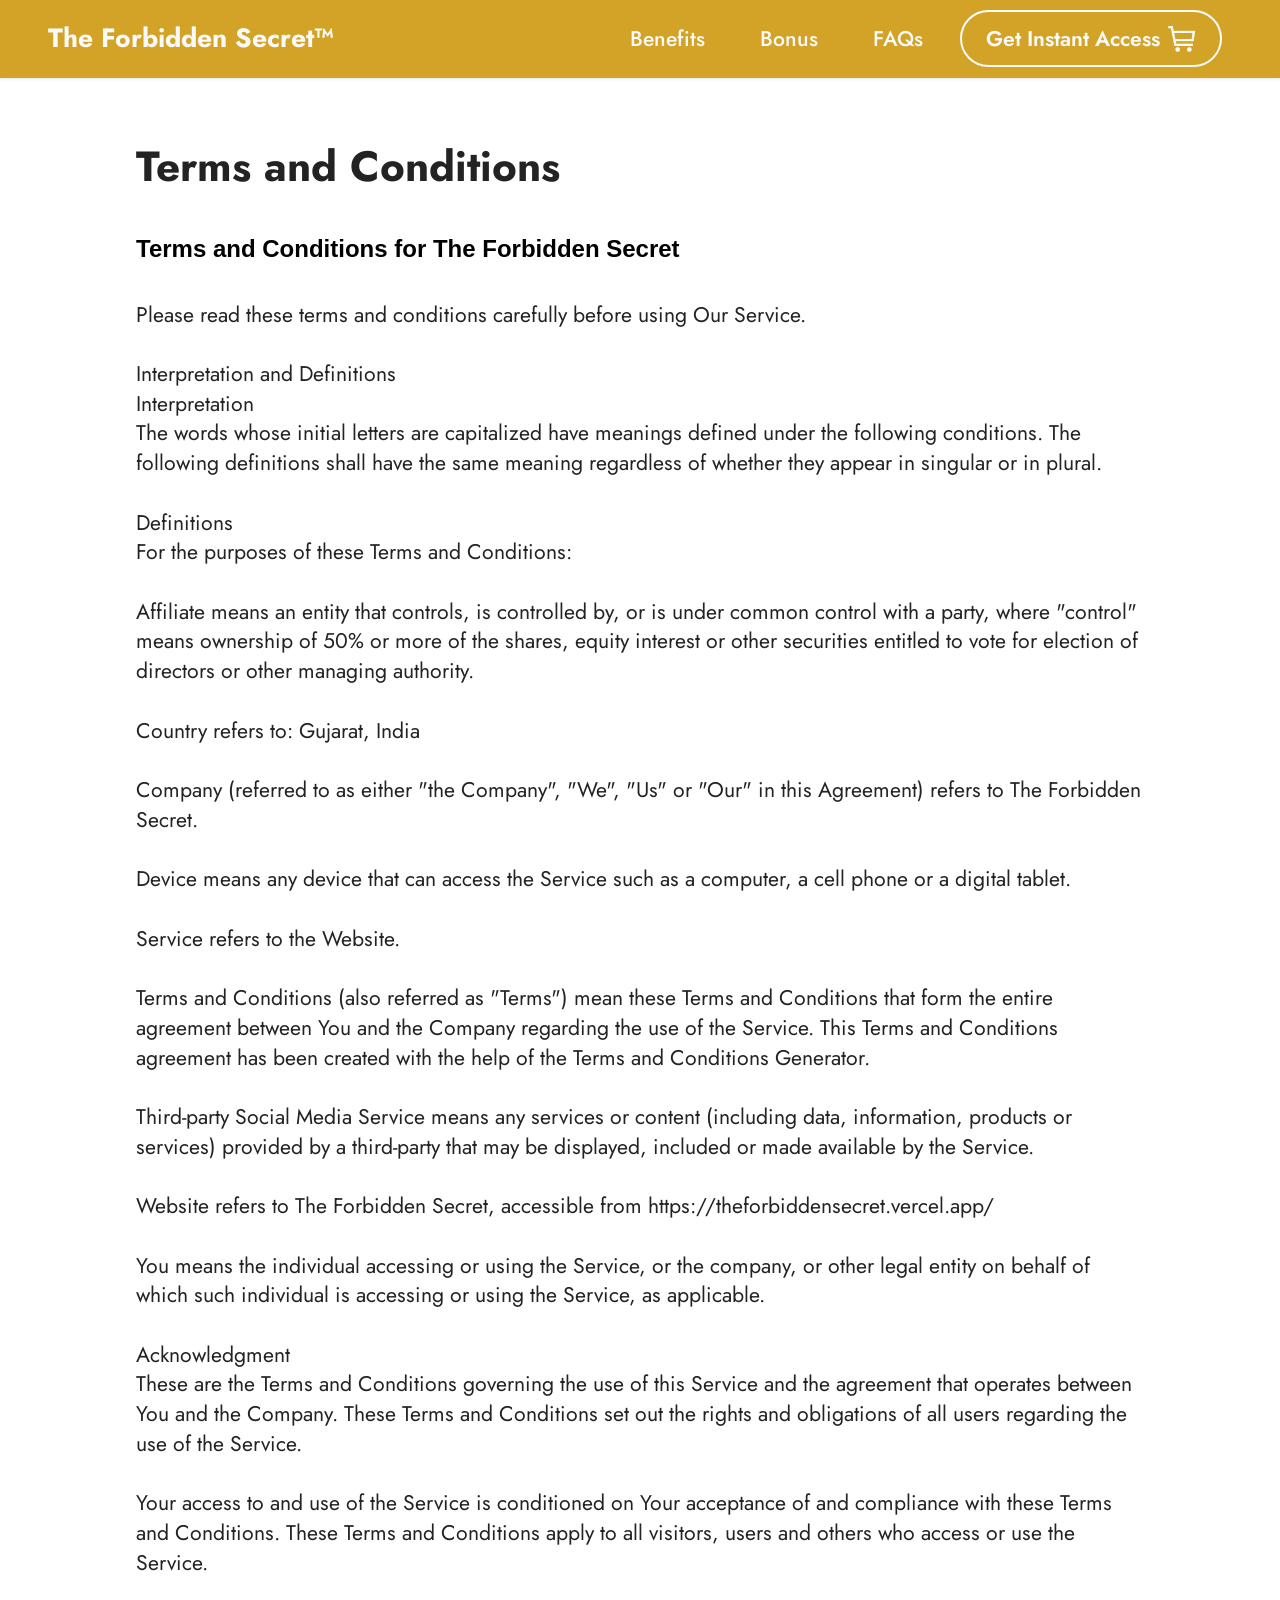
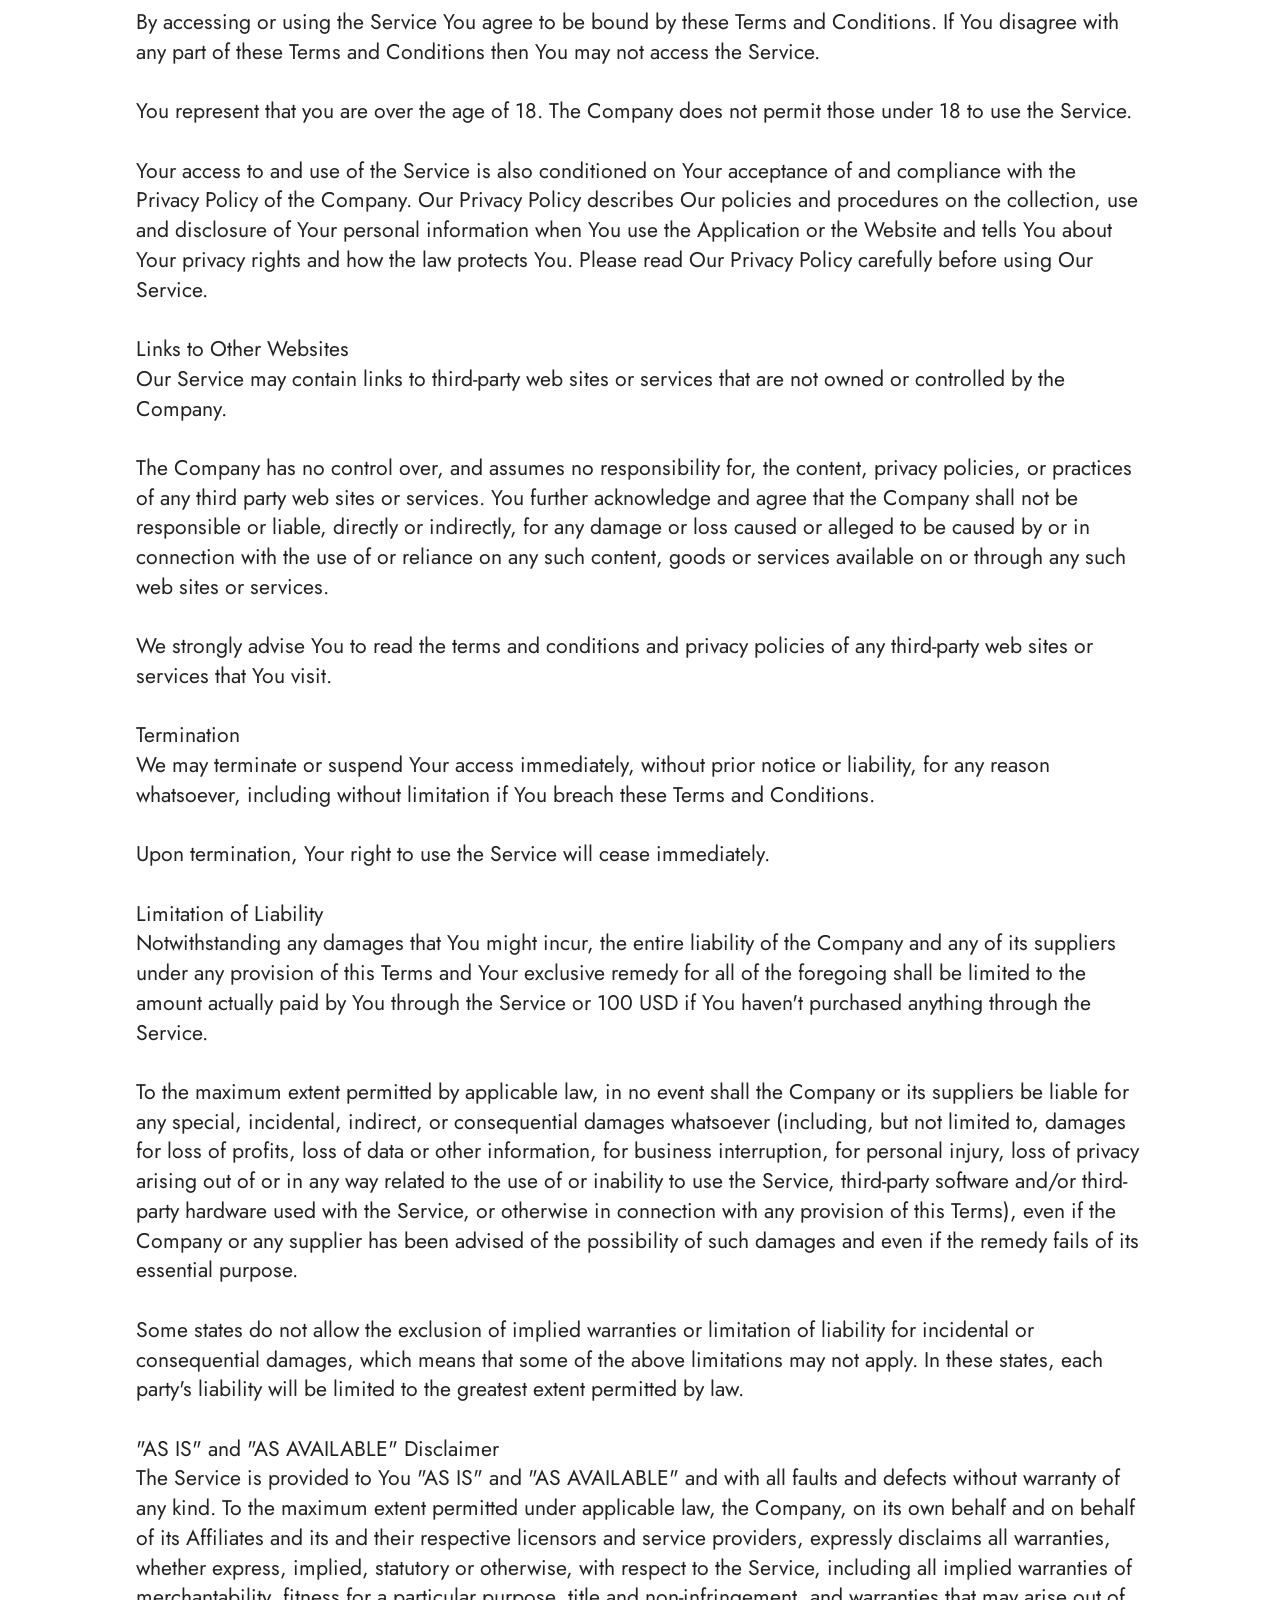
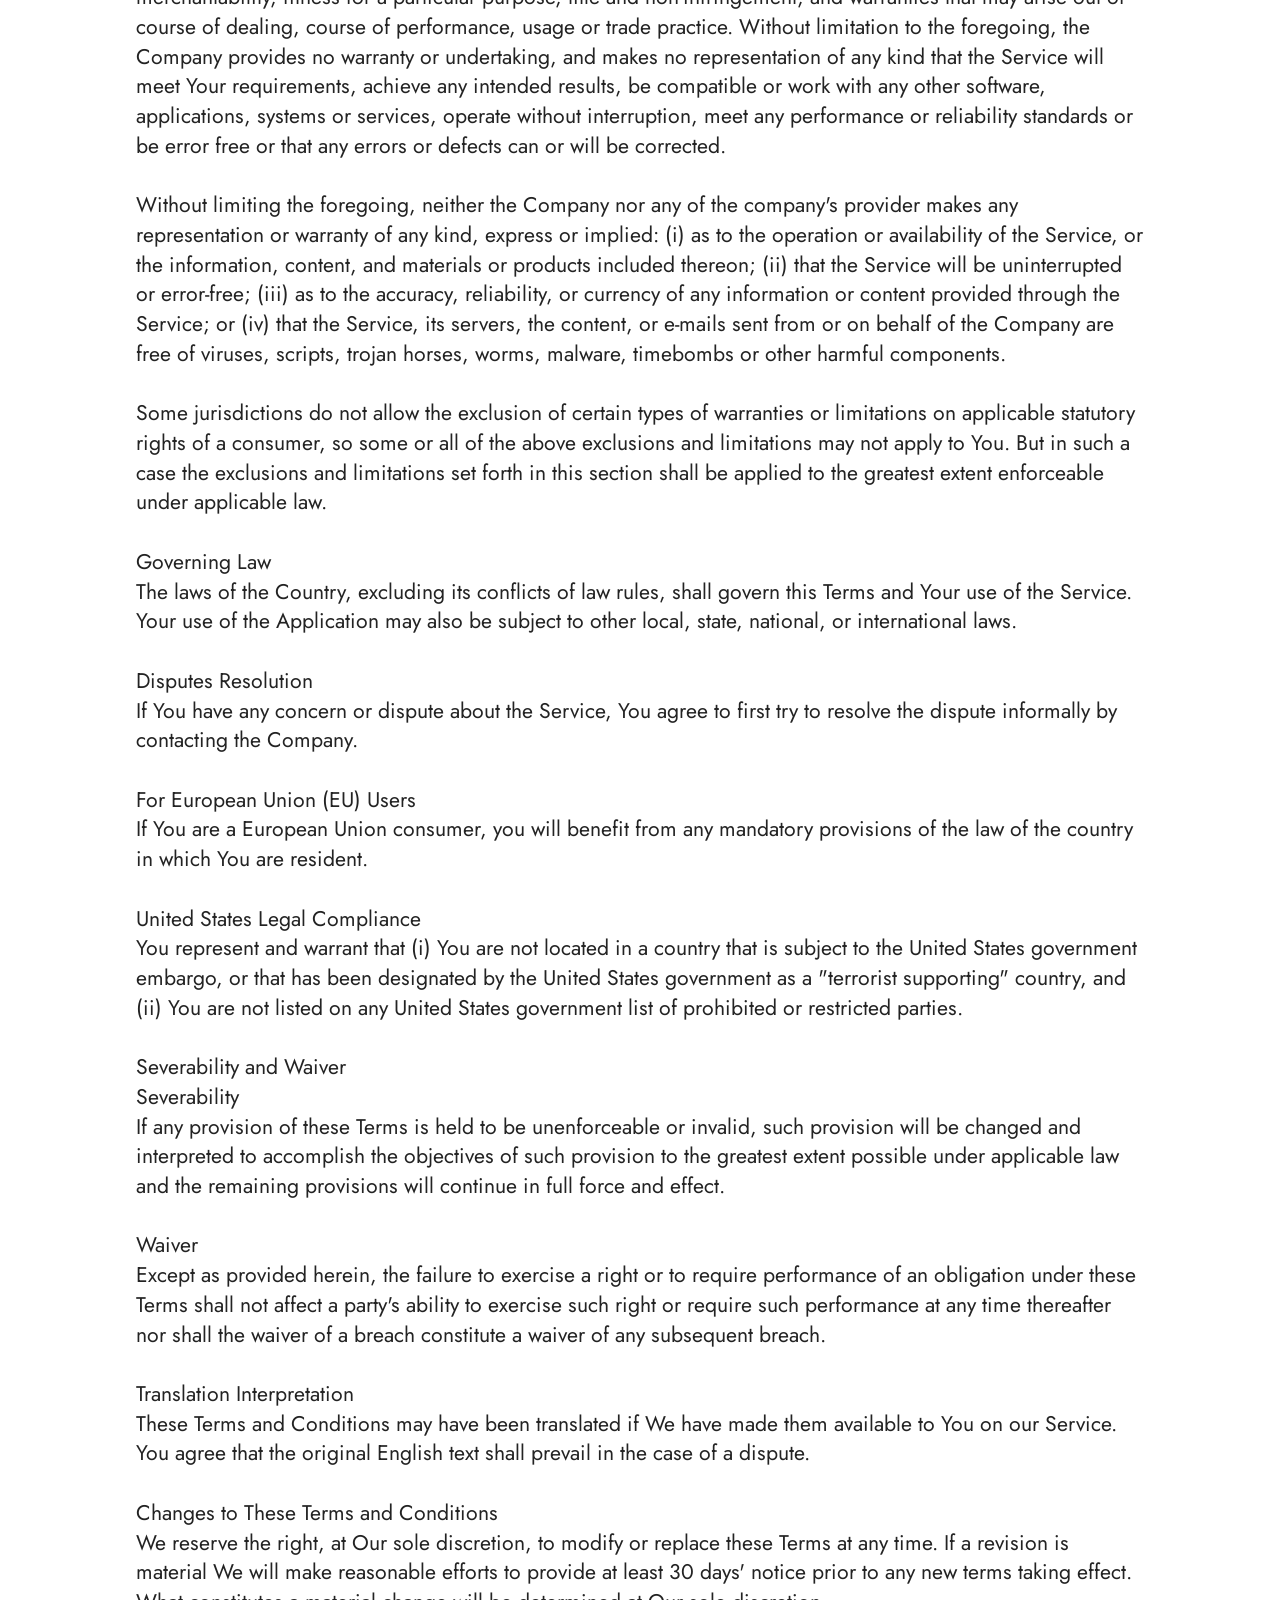
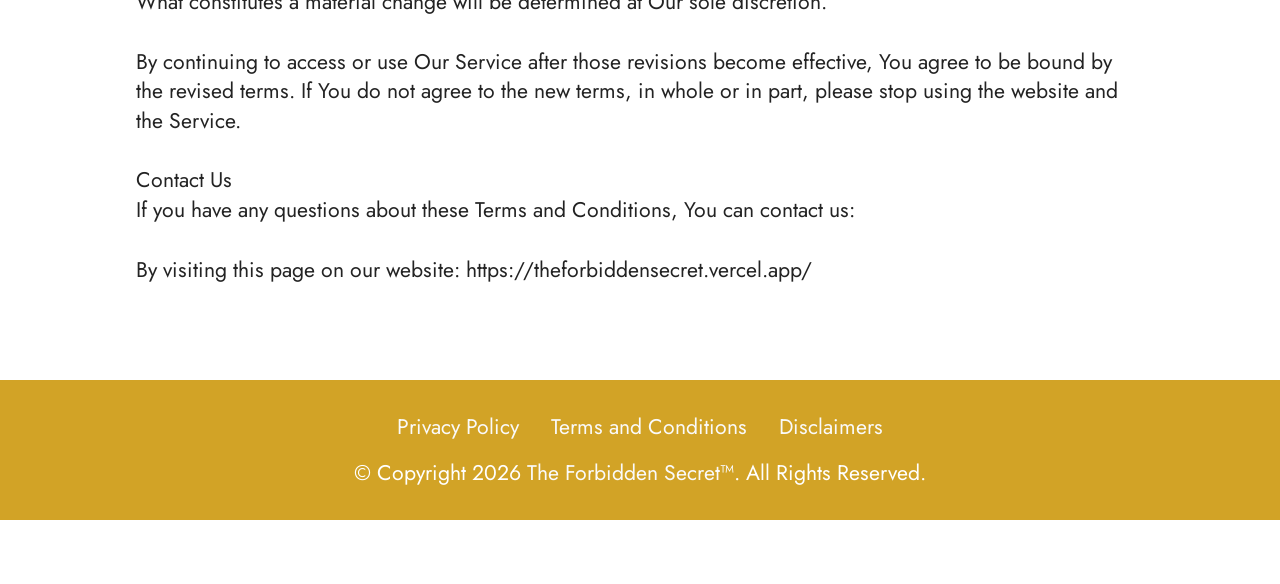
<file: TermsAndConditions.html>
<!DOCTYPE html>
<html  >
<head>
  <!-- Site made with Mobirise Website Builder v6.0.6, https://mobirise.com -->
  <meta charset="UTF-8">
  <meta http-equiv="X-UA-Compatible" content="IE=edge">
  <meta name="generator" content="Mobirise v6.0.6, mobirise.com">
  <meta name="viewport" content="width=device-width, initial-scale=1, minimum-scale=1">
  <link rel="shortcut icon" href="assets/images/10001-128x128-128x128.png" type="image/x-icon">
  <meta name="description" content="Terms And Conditions for The Forbidden Secret">
  
  
  <title>Terms And Conditions</title>
  <link rel="stylesheet" href="assets/web/assets/mobirise-icons2/mobirise2.css">
  <link rel="stylesheet" href="assets/bootstrap/css/bootstrap.min.css">
  <link rel="stylesheet" href="assets/bootstrap/css/bootstrap-grid.min.css">
  <link rel="stylesheet" href="assets/bootstrap/css/bootstrap-reboot.min.css">
  <link rel="stylesheet" href="assets/animatecss/animate.css">
  <link rel="stylesheet" href="assets/dropdown/css/style.css">
  <link rel="stylesheet" href="assets/socicon/css/styles.css">
  <link rel="stylesheet" href="assets/theme/css/style.css">
  <link rel="preload" href="https://fonts.googleapis.com/css?family=Jost:100,200,300,400,500,600,700,800,900,100i,200i,300i,400i,500i,600i,700i,800i,900i&display=swap" as="style" onload="this.onload=null;this.rel='stylesheet'">
  <noscript><link rel="stylesheet" href="https://fonts.googleapis.com/css?family=Jost:100,200,300,400,500,600,700,800,900,100i,200i,300i,400i,500i,600i,700i,800i,900i&display=swap"></noscript>
  <link rel="preload" as="style" href="assets/mobirise/css/mbr-additional.css?v=A0tNib"><link rel="stylesheet" href="assets/mobirise/css/mbr-additional.css?v=A0tNib" type="text/css">

  
  
  
</head>
<body>
  
  <section data-bs-version="5.1" class="menu menu2 cid-tLcIgUkpyM" once="menu" id="menu2-j">
    
    <nav class="navbar navbar-dropdown navbar-fixed-top navbar-expand-lg">
        <div class="container-fluid">
            <div class="navbar-brand">
                
                <span class="navbar-caption-wrap"><a class="navbar-caption text-white text-primary display-7" href="index.html">The Forbidden Secret™<br></a></span>
            </div>
            <button class="navbar-toggler" type="button" data-toggle="collapse" data-bs-toggle="collapse" data-target="#navbarSupportedContent" data-bs-target="#navbarSupportedContent" aria-controls="navbarNavAltMarkup" aria-expanded="false" aria-label="Toggle navigation">
                <div class="hamburger">
                    <span></span>
                    <span></span>
                    <span></span>
                    <span></span>
                </div>
            </button>
            <div class="collapse navbar-collapse" id="navbarSupportedContent">
                <ul class="navbar-nav nav-dropdown" data-app-modern-menu="true"><li class="nav-item"><a class="nav-link link text-white text-primary display-4" href="index.html#content4-n">Benefits</a></li>
                    <li class="nav-item"><a class="nav-link link text-white text-primary display-4" href="index.html#content4-r">Bonus</a></li>
                    <li class="nav-item"><a class="nav-link link text-white text-primary display-4" href="index.html#content17-d">FAQs</a>
                    </li></ul>
                
                <div class="navbar-buttons mbr-section-btn"><a class="btn btn-white-outline display-4" href="https://e556det24yb-gu5d1fcfg9w04f.hop.clickbank.net/?&tid=vl"><span class="mobi-mbri mobi-mbri-shopping-cart mbr-iconfont mbr-iconfont-btn"></span>Get Instant Access</a></div>
            </div>
        </div>
    </nav>
</section>

<section data-bs-version="5.1" class="content5 cid-tLGdvaL88b" id="content5-1h">
    
    <div class="container">
        <div class="row justify-content-center">
            <div class="col-md-12 col-lg-10">
                <h3 class="mbr-section-title mbr-fonts-style mb-4 display-2"><strong>Terms and Conditions</strong></h3>
                <h4 class="mbr-section-subtitle mbr-fonts-style mb-4 display-5"><font color="#000000" face="Helvetica Neue, Helvetica, Arial, sans-serif"><span style="font-size: 24px;"><strong>Terms and Conditions for The Forbidden Secret</strong></span></font></h4>
                <p class="mbr-text mbr-fonts-style display-4">Please read these terms and conditions carefully before using Our Service.
<br>
<br>Interpretation and Definitions
<br>Interpretation
<br>The words whose initial letters are capitalized have meanings defined under the following conditions. The following definitions shall have the same meaning regardless of whether they appear in singular or in plural.
<br>
<br>Definitions
<br>For the purposes of these Terms and Conditions:
<br>
<br>Affiliate means an entity that controls, is controlled by, or is under common control with a party, where "control" means ownership of 50% or more of the shares, equity interest or other securities entitled to vote for election of directors or other managing authority.
<br>
<br>Country refers to: Gujarat, India
<br>
<br>Company (referred to as either "the Company", "We", "Us" or "Our" in this Agreement) refers to The Forbidden Secret.
<br>
<br>Device means any device that can access the Service such as a computer, a cell phone or a digital tablet.
<br>
<br>Service refers to the Website.
<br>
<br>Terms and Conditions (also referred as "Terms") mean these Terms and Conditions that form the entire agreement between You and the Company regarding the use of the Service. This Terms and Conditions agreement has been created with the help of the Terms and Conditions Generator.
<br>
<br>Third-party Social Media Service means any services or content (including data, information, products or services) provided by a third-party that may be displayed, included or made available by the Service.
<br>
<br>Website refers to The Forbidden Secret, accessible from https://theforbiddensecret.vercel.app/
<br>
<br>You means the individual accessing or using the Service, or the company, or other legal entity on behalf of which such individual is accessing or using the Service, as applicable.
<br>
<br>Acknowledgment
<br>These are the Terms and Conditions governing the use of this Service and the agreement that operates between You and the Company. These Terms and Conditions set out the rights and obligations of all users regarding the use of the Service.
<br>
<br>Your access to and use of the Service is conditioned on Your acceptance of and compliance with these Terms and Conditions. These Terms and Conditions apply to all visitors, users and others who access or use the Service.
<br>
<br>By accessing or using the Service You agree to be bound by these Terms and Conditions. If You disagree with any part of these Terms and Conditions then You may not access the Service.
<br>
<br>You represent that you are over the age of 18. The Company does not permit those under 18 to use the Service.
<br>
<br>Your access to and use of the Service is also conditioned on Your acceptance of and compliance with the Privacy Policy of the Company. Our Privacy Policy describes Our policies and procedures on the collection, use and disclosure of Your personal information when You use the Application or the Website and tells You about Your privacy rights and how the law protects You. Please read Our Privacy Policy carefully before using Our Service.
<br>
<br>Links to Other Websites
<br>Our Service may contain links to third-party web sites or services that are not owned or controlled by the Company.
<br>
<br>The Company has no control over, and assumes no responsibility for, the content, privacy policies, or practices of any third party web sites or services. You further acknowledge and agree that the Company shall not be responsible or liable, directly or indirectly, for any damage or loss caused or alleged to be caused by or in connection with the use of or reliance on any such content, goods or services available on or through any such web sites or services.
<br>
<br>We strongly advise You to read the terms and conditions and privacy policies of any third-party web sites or services that You visit.
<br>
<br>Termination
<br>We may terminate or suspend Your access immediately, without prior notice or liability, for any reason whatsoever, including without limitation if You breach these Terms and Conditions.
<br>
<br>Upon termination, Your right to use the Service will cease immediately.
<br>
<br>Limitation of Liability
<br>Notwithstanding any damages that You might incur, the entire liability of the Company and any of its suppliers under any provision of this Terms and Your exclusive remedy for all of the foregoing shall be limited to the amount actually paid by You through the Service or 100 USD if You haven't purchased anything through the Service.
<br>
<br>To the maximum extent permitted by applicable law, in no event shall the Company or its suppliers be liable for any special, incidental, indirect, or consequential damages whatsoever (including, but not limited to, damages for loss of profits, loss of data or other information, for business interruption, for personal injury, loss of privacy arising out of or in any way related to the use of or inability to use the Service, third-party software and/or third-party hardware used with the Service, or otherwise in connection with any provision of this Terms), even if the Company or any supplier has been advised of the possibility of such damages and even if the remedy fails of its essential purpose.
<br>
<br>Some states do not allow the exclusion of implied warranties or limitation of liability for incidental or consequential damages, which means that some of the above limitations may not apply. In these states, each party's liability will be limited to the greatest extent permitted by law.
<br>
<br>"AS IS" and "AS AVAILABLE" Disclaimer
<br>The Service is provided to You "AS IS" and "AS AVAILABLE" and with all faults and defects without warranty of any kind. To the maximum extent permitted under applicable law, the Company, on its own behalf and on behalf of its Affiliates and its and their respective licensors and service providers, expressly disclaims all warranties, whether express, implied, statutory or otherwise, with respect to the Service, including all implied warranties of merchantability, fitness for a particular purpose, title and non-infringement, and warranties that may arise out of course of dealing, course of performance, usage or trade practice. Without limitation to the foregoing, the Company provides no warranty or undertaking, and makes no representation of any kind that the Service will meet Your requirements, achieve any intended results, be compatible or work with any other software, applications, systems or services, operate without interruption, meet any performance or reliability standards or be error free or that any errors or defects can or will be corrected.
<br>
<br>Without limiting the foregoing, neither the Company nor any of the company's provider makes any representation or warranty of any kind, express or implied: (i) as to the operation or availability of the Service, or the information, content, and materials or products included thereon; (ii) that the Service will be uninterrupted or error-free; (iii) as to the accuracy, reliability, or currency of any information or content provided through the Service; or (iv) that the Service, its servers, the content, or e-mails sent from or on behalf of the Company are free of viruses, scripts, trojan horses, worms, malware, timebombs or other harmful components.
<br>
<br>Some jurisdictions do not allow the exclusion of certain types of warranties or limitations on applicable statutory rights of a consumer, so some or all of the above exclusions and limitations may not apply to You. But in such a case the exclusions and limitations set forth in this section shall be applied to the greatest extent enforceable under applicable law.
<br>
<br>Governing Law
<br>The laws of the Country, excluding its conflicts of law rules, shall govern this Terms and Your use of the Service. Your use of the Application may also be subject to other local, state, national, or international laws.
<br>
<br>Disputes Resolution
<br>If You have any concern or dispute about the Service, You agree to first try to resolve the dispute informally by contacting the Company.
<br>
<br>For European Union (EU) Users
<br>If You are a European Union consumer, you will benefit from any mandatory provisions of the law of the country in which You are resident.
<br>
<br>United States Legal Compliance
<br>You represent and warrant that (i) You are not located in a country that is subject to the United States government embargo, or that has been designated by the United States government as a "terrorist supporting" country, and (ii) You are not listed on any United States government list of prohibited or restricted parties.
<br>
<br>Severability and Waiver
<br>Severability
<br>If any provision of these Terms is held to be unenforceable or invalid, such provision will be changed and interpreted to accomplish the objectives of such provision to the greatest extent possible under applicable law and the remaining provisions will continue in full force and effect.
<br>
<br>Waiver
<br>Except as provided herein, the failure to exercise a right or to require performance of an obligation under these Terms shall not affect a party's ability to exercise such right or require such performance at any time thereafter nor shall the waiver of a breach constitute a waiver of any subsequent breach.
<br>
<br>Translation Interpretation
<br>These Terms and Conditions may have been translated if We have made them available to You on our Service. You agree that the original English text shall prevail in the case of a dispute.
<br>
<br>Changes to These Terms and Conditions
<br>We reserve the right, at Our sole discretion, to modify or replace these Terms at any time. If a revision is material We will make reasonable efforts to provide at least 30 days' notice prior to any new terms taking effect. What constitutes a material change will be determined at Our sole discretion.
<br>
<br>By continuing to access or use Our Service after those revisions become effective, You agree to be bound by the revised terms. If You do not agree to the new terms, in whole or in part, please stop using the website and the Service.
<br>
<br>Contact Us
<br>If you have any questions about these Terms and Conditions, You can contact us:
<br>
<br>By visiting this page on our website: https://theforbiddensecret.vercel.app/</p>
            </div>
        </div>
    </div>
</section>

<section data-bs-version="5.1" class="footer3 cid-tLcIgUCFB9" once="footers" id="footer3-k">

    

    

    <div class="container">
        <div class="media-container-row align-center mbr-white">
            <div class="row row-links">
                <ul class="foot-menu">
                    
                    
                    
                    
                    
                <li class="foot-menu-item mbr-fonts-style display-4"><a href="PrivacyPolicy.html#content5-1f" class="text-white text-primary">Privacy Policy</a></li><li class="foot-menu-item mbr-fonts-style display-4"><a href="TermsAndConditions.html#content5-1h" class="text-white text-primary">Terms and Conditions</a></li><li class="foot-menu-item mbr-fonts-style display-4"><a href="Disclaimer.html#content5-1g" class="text-white">Disclaimers</a></li></ul>
            </div>
            
            <div class="row row-copirayt">
                <p class="mbr-text mb-0 mbr-fonts-style mbr-white align-center display-4">
                    © Copyright 2026&nbsp;<a href="https://e556det24yb-gu5d1fcfg9w04f.hop.clickbank.net/?&tid=vl" class="text-white text-primary">The Forbidden Secret™</a>. All Rights Reserved.
                </p>
            </div>
        </div>
    </div>
</section><section class="display-7" style="padding: 0;align-items: center;justify-content: center;flex-wrap: wrap;    align-content: center;display: flex;position: relative;height: 4rem;"><a href="https://mobiri.se/4091267" style="flex: 1 1;height: 4rem;position: absolute;width: 100%;z-index: 1;"><img alt="" style="height: 4rem;" src="[data-uri]"></a><p style="margin: 0;text-align: center;" class="display-7">&#8204;</p><a style="z-index:1" href="https://mobirise.com/offline-website-builder.html">Offline Website Creator</a></section><script src="assets/bootstrap/js/bootstrap.bundle.min.js"></script>  <script src="assets/smoothscroll/smooth-scroll.js"></script>  <script src="assets/ytplayer/index.js"></script>  <script src="assets/dropdown/js/navbar-dropdown.js"></script>  <script src="assets/theme/js/script.js"></script>  
  
  
 <div id="scrollToTop" class="scrollToTop mbr-arrow-up"><a style="text-align: center;"><i class="mbr-arrow-up-icon mbr-arrow-up-icon-cm cm-icon cm-icon-smallarrow-up"></i></a></div>
    <input name="animation" type="hidden">
  </body>
</html>
</file>
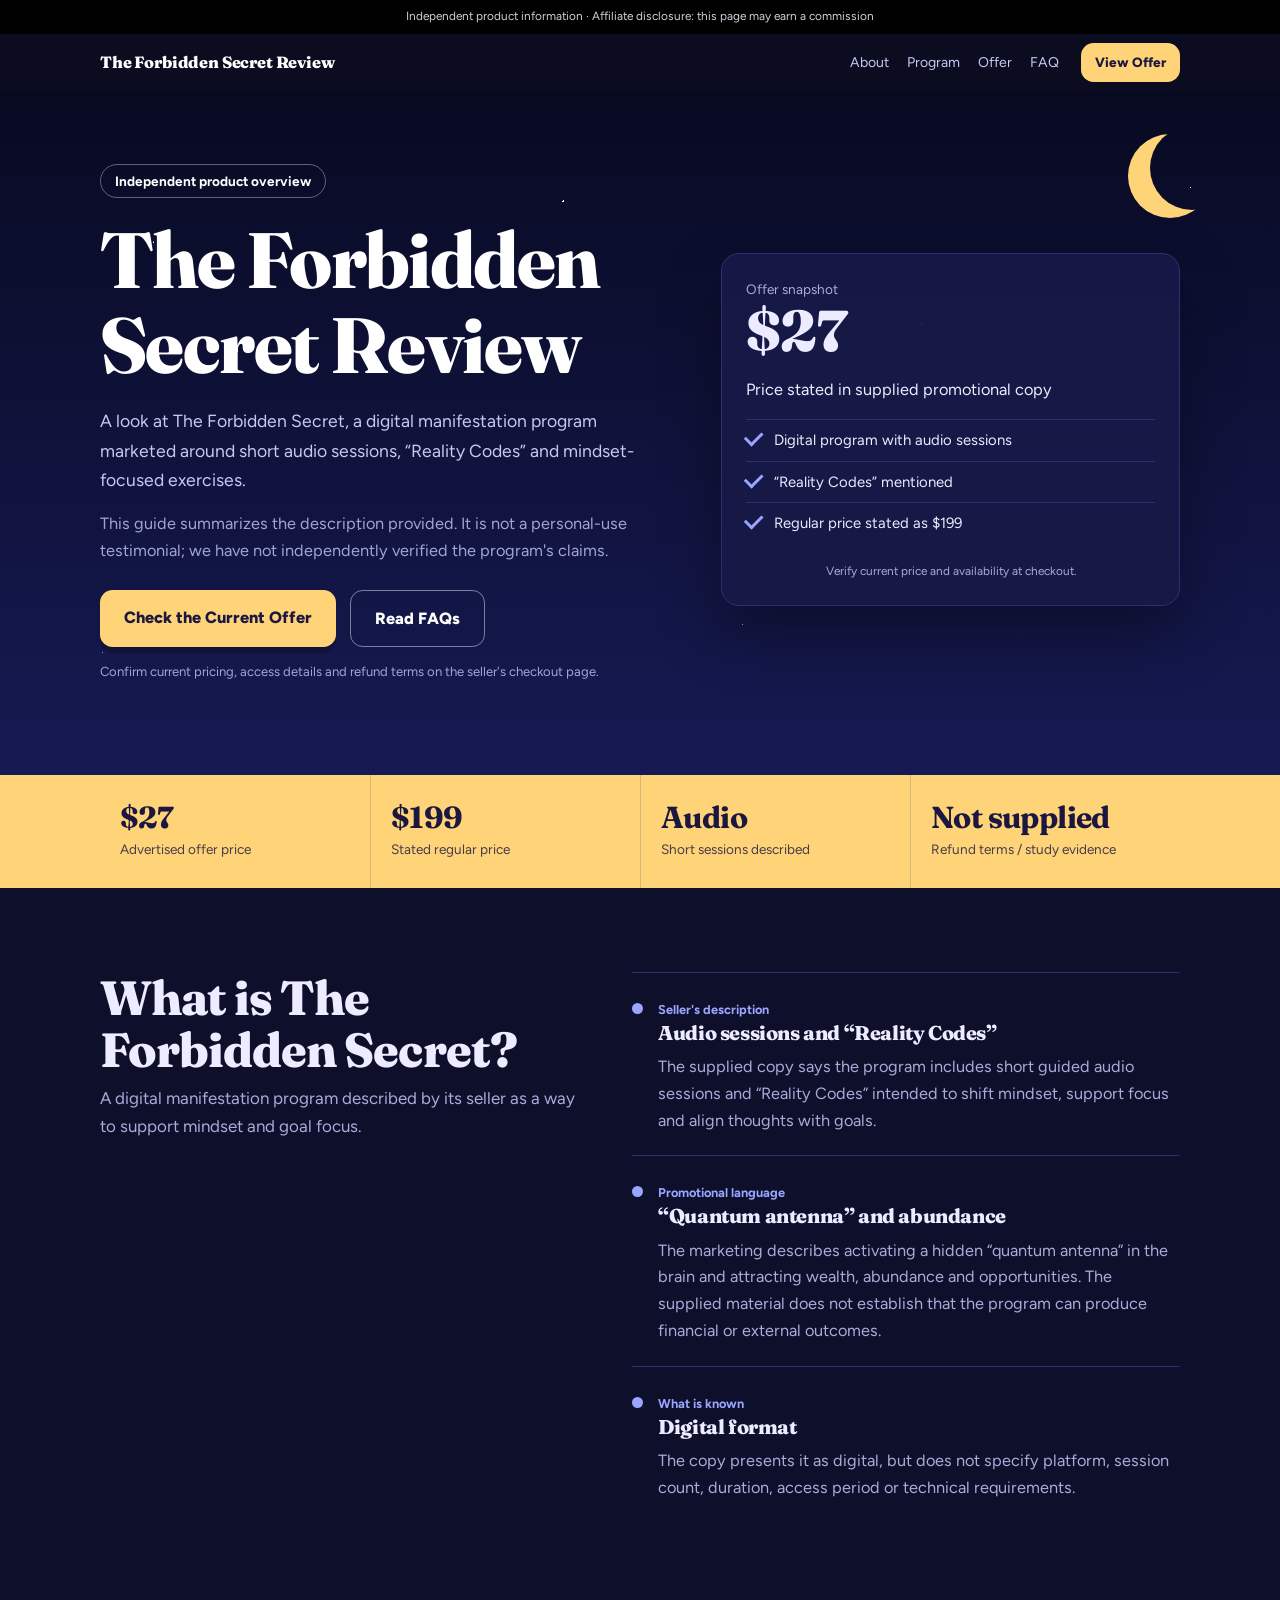
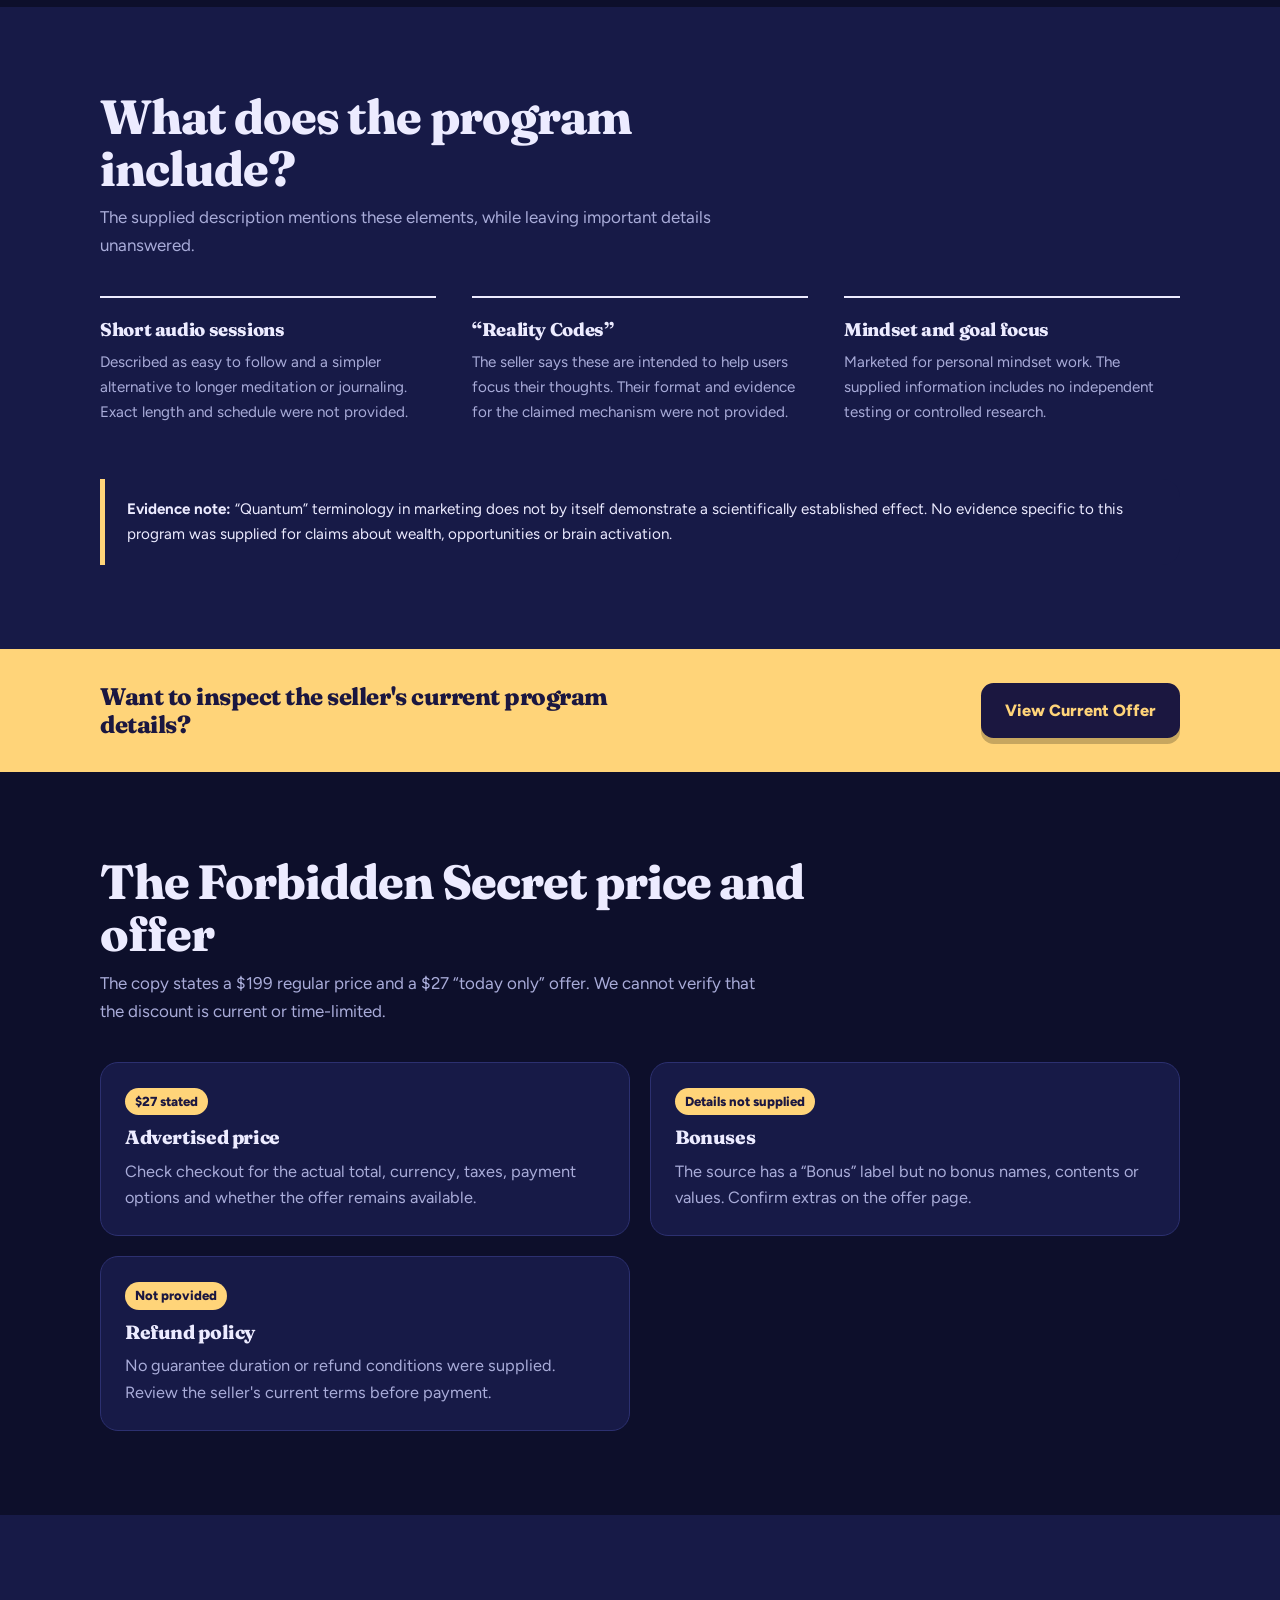
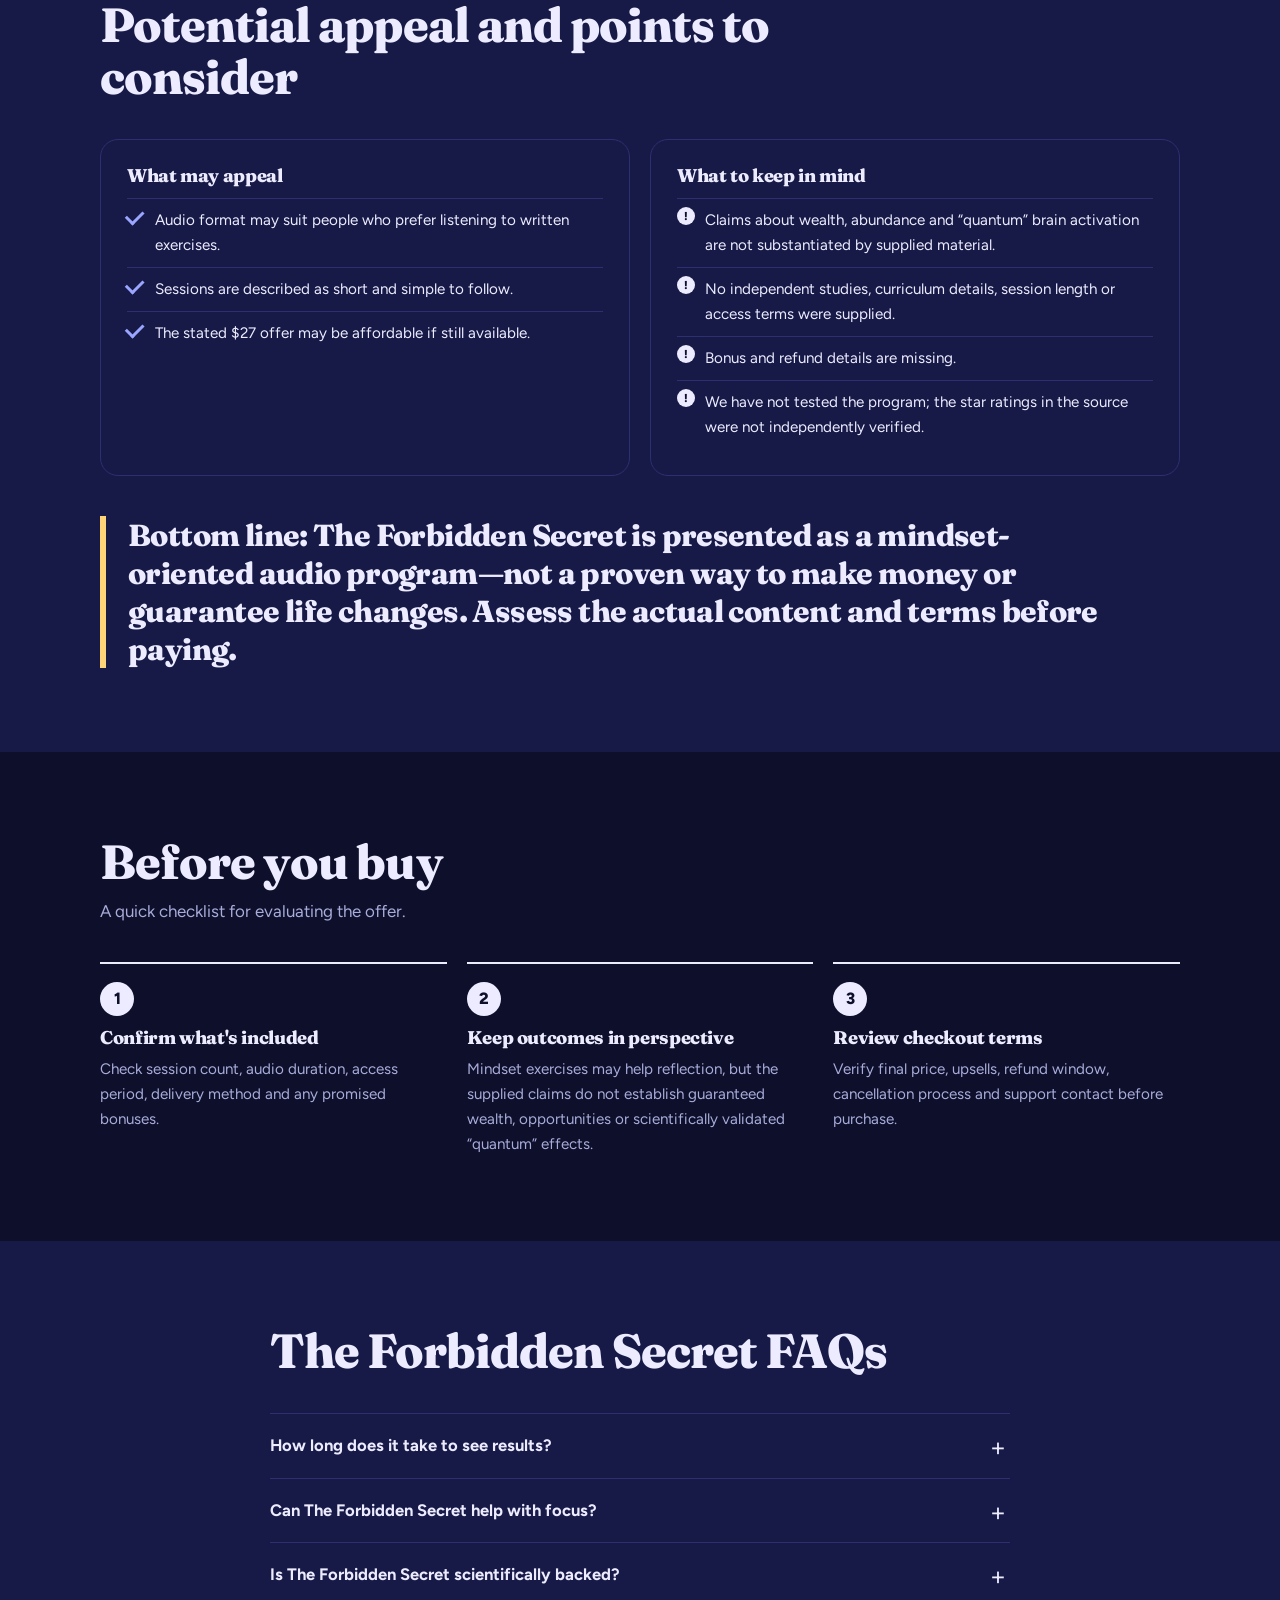
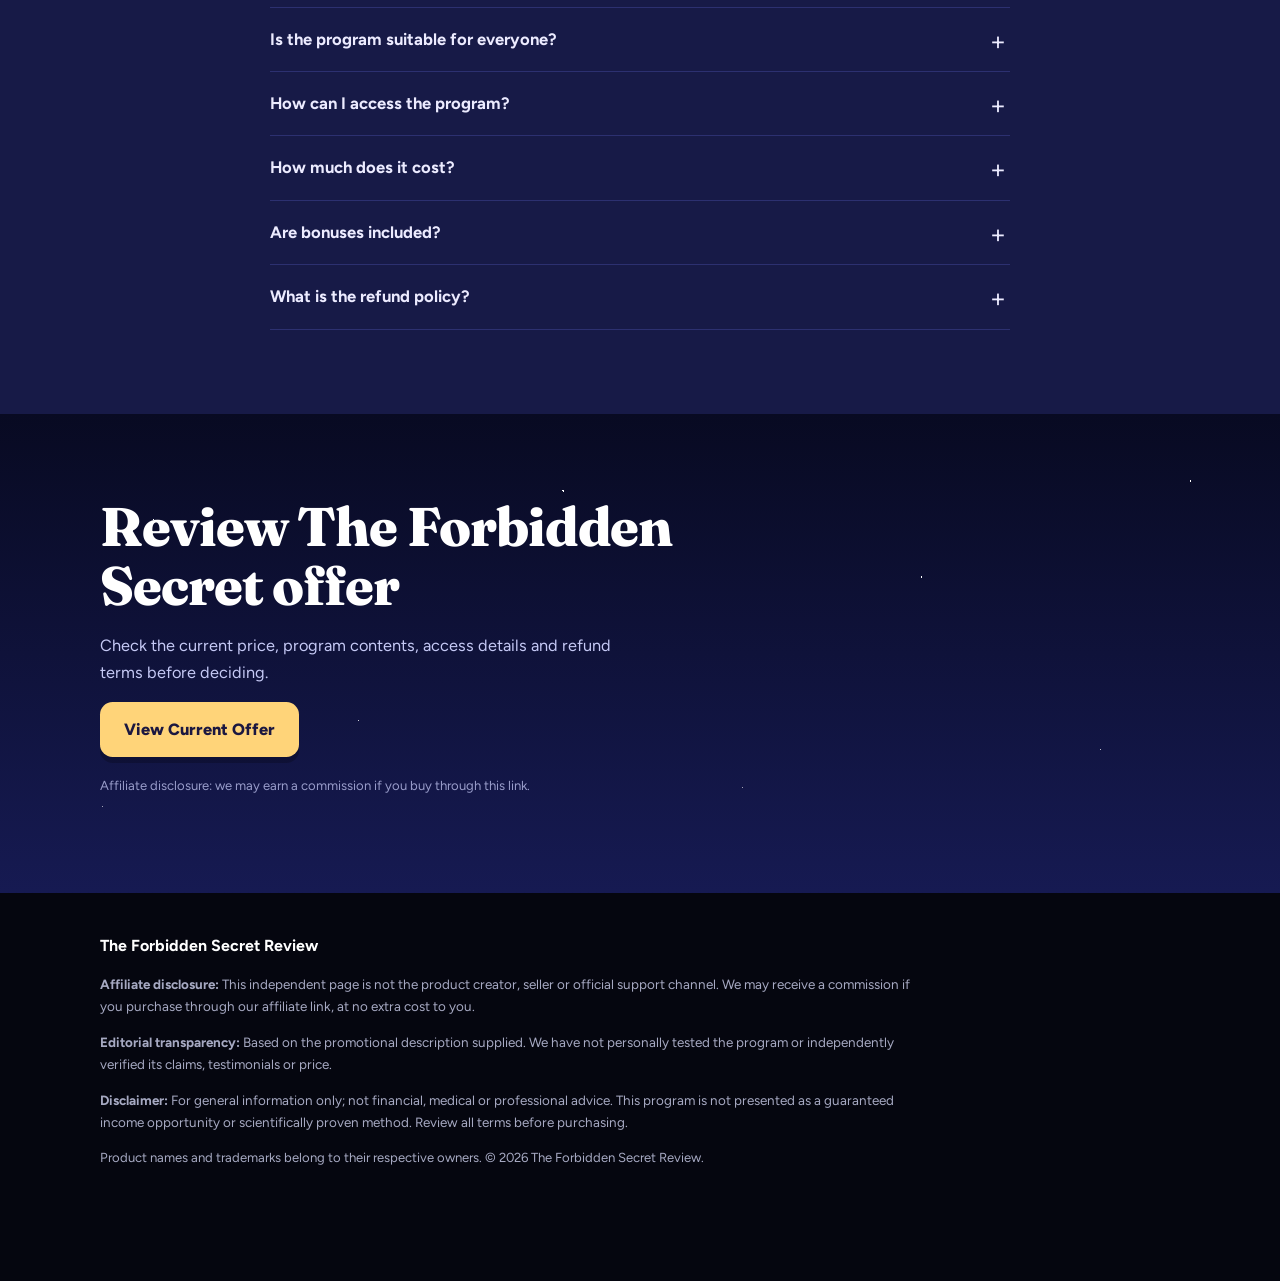
<file: the-forbidden-secret-review.html>
<!doctype html>
<html data-theme="night" lang="en">
<head>
<meta charset="utf-8"/>
<meta content="width=device-width, initial-scale=1" name="viewport"/>
<title>The Forbidden Secret Review: Program, Price &amp; Claims</title>
<meta content="Independent overview of The Forbidden Secret digital manifestation program, advertised $27 offer, audio sessions, claims and FAQs." name="description"/>
<meta content="index, follow" name="robots"/>
<!-- EDIT: put your final URL here -->
<link href="https://YOUR-SUBDOMAIN.vercel.app/" rel="canonical"/>
<meta content="en_US" property="og:locale"/>
<meta content="article" property="og:type"/>
<meta content="The Forbidden Secret Review: Program, Price &amp; Claims" property="og:title"/>
<meta content="Review the seller-described audio program, advertised price, claims and questions to ask." property="og:description"/>
<meta content="https://YOUR-SUBDOMAIN.vercel.app/" property="og:url"/>
<!-- EDIT: put your Google Search Console verification code here -->
<meta content="PASTE_GOOGLE_VERIFICATION_CODE_HERE" name="google-site-verification"/>
<link href="https://fonts.googleapis.com" rel="preconnect"/>
<link crossorigin="" href="https://fonts.gstatic.com" rel="preconnect"/>
<link href="https://fonts.googleapis.com/css2?family=Fraunces:opsz,wght@9..144,600;9..144,800&amp;family=Figtree:wght@400;500;700&amp;display=swap" rel="stylesheet"/>
<style>:root{--bg:#f7f6ff;--surface:#fff;--ink:#17142e;--muted:#5d5a78;--line:#dedbf2;--accent:#5b3cff;--accent-ink:#fff;--hi:#12b886;--hero-ink:#fff;--hero-muted:#d9d3ff;--band:#17142e;--band-ink:#fff;--radius:14px;--fh:"Sora",system-ui,sans-serif;--fb:"Manrope",system-ui,sans-serif;--hw:800;--hl:-.03em;--hero-bg:linear-gradient(135deg,#1a0d58 0%,#4326d1 62%,#6a49ff 100%)}
html[data-theme=night]{--bg:#0d0f2b;--surface:#171a47;--ink:#ecebff;--muted:#a9acd9;--line:#2c3070;--accent:#ffd479;--accent-ink:#1b1740;--hi:#9aa5ff;--hero-ink:#fff;--hero-muted:#c5c9f5;--band:#ffd479;--band-ink:#1b1740;--radius:18px;--fh:"Fraunces",Georgia,serif;--fb:"Figtree",system-ui,sans-serif;--hw:800;--hl:-.02em;--hero-bg:radial-gradient(1.5px 1.5px at 12% 22%,#fff 50%,transparent 52%),radial-gradient(1px 1px at 28% 64%,#fffc 50%,transparent 52%),radial-gradient(2px 2px at 44% 16%,#fff 50%,transparent 52%),radial-gradient(1px 1px at 58% 78%,#fff9 50%,transparent 52%),radial-gradient(1.5px 1.5px at 72% 34%,#fff 50%,transparent 52%),radial-gradient(1px 1px at 86% 70%,#fffb 50%,transparent 52%),radial-gradient(1px 1px at 8% 82%,#fff9 50%,transparent 52%),radial-gradient(1.5px 1.5px at 93% 14%,#fff 50%,transparent 52%),linear-gradient(180deg,#080a22 0%,#161a52 100%)}
html[data-theme=workshop]{--bg:#efe7d3;--surface:#fbf7ec;--ink:#1c2733;--muted:#556170;--line:#cfc3a4;--accent:#ff6a13;--accent-ink:#1a0d00;--hi:#0f3d6b;--hero-ink:#fff;--hero-muted:#cfe0f3;--band:#0f3d6b;--band-ink:#fff;--radius:3px;--fh:"Bricolage Grotesque",system-ui,sans-serif;--fb:"Public Sans",system-ui,sans-serif;--hw:800;--hl:-.035em;--hero-bg:linear-gradient(rgba(255,255,255,.13) 1px,transparent 1px) 0 0/28px 28px,linear-gradient(90deg,rgba(255,255,255,.13) 1px,transparent 1px) 0 0/28px 28px,linear-gradient(rgba(255,255,255,.1) 1px,transparent 1px) 0 0/140px 140px,linear-gradient(90deg,rgba(255,255,255,.1) 1px,transparent 1px) 0 0/140px 140px,#0f3d6b}
html[data-theme=herbal]{--bg:#f2f4ea;--surface:#fff;--ink:#14221b;--muted:#51625a;--line:#d5dcc6;--accent:#c8e66b;--accent-ink:#14301f;--hi:#2f6b4d;--hero-ink:#f4f8e8;--hero-muted:#c6d9c9;--band:#17382b;--band-ink:#f4f8e8;--radius:22px;--fh:"Young Serif",Georgia,serif;--fb:"Nunito Sans",system-ui,sans-serif;--hw:400;--hl:-.01em;--hero-bg:radial-gradient(60% 80% at 85% 10%,rgba(200,230,107,.22),transparent 60%),radial-gradient(50% 70% at 5% 100%,rgba(47,107,77,.7),transparent 60%),#17382b}
*{box-sizing:border-box}
html{scroll-behavior:smooth}
body{margin:0;background:var(--bg);color:var(--ink);font-family:var(--fb);line-height:1.65;font-size:1.02rem}
h1,h2,h3{font-family:var(--fh);font-weight:var(--hw);letter-spacing:var(--hl);line-height:1.08;margin:0 0 .6rem}
a{color:inherit}
.wrap{max-width:1120px;margin:0 auto;padding:0 20px}
.topbar{background:#000;color:#cfd0dc;font-size:.74rem;text-align:center;padding:7px 16px}
.nav{position:sticky;top:0;z-index:30;color:var(--hero-ink)}
.nav{background:#0b0c1f}
.navin{display:flex;align-items:center;gap:22px;height:58px}
.brand{font-family:var(--fh);font-weight:800;text-decoration:none;font-size:1.02rem;letter-spacing:-.01em}
.links{display:flex;gap:18px;margin-left:auto;font-size:.88rem}.links a{text-decoration:none;color:var(--hero-muted)}.links a:hover{color:#fff}
.btn{display:inline-block;background:var(--accent);color:var(--accent-ink);font-weight:800;padding:14px 24px;border-radius:calc(var(--radius) * .7);text-decoration:none;box-shadow:0 6px 0 rgba(0,0,0,.22);transition:transform .12s,box-shadow .12s}
.btn:hover{transform:translateY(2px);box-shadow:0 4px 0 rgba(0,0,0,.22)}.btn:active{transform:translateY(6px);box-shadow:0 0 0 rgba(0,0,0,.22)}
.btn.small{padding:8px 14px;font-size:.84rem;box-shadow:none}.btn.small:hover{transform:none}
.btn.block{display:block;text-align:center}
.btn.ghost{background:transparent;color:var(--hero-ink);border:1.5px solid rgba(255,255,255,.45);box-shadow:none}
a:focus-visible,summary:focus-visible,.btn:focus-visible{outline:3px solid var(--hi);outline-offset:3px}
.muted{color:var(--muted)}.small{font-size:.82rem}
.hero{background:var(--hero-bg);color:var(--hero-ink);padding:72px 0 80px;position:relative;overflow:hidden}
html[data-theme=night] .hero:after{content:"";position:absolute;right:5%;top:34px;width:84px;height:84px;border-radius:50%;box-shadow:-22px 8px 0 0 #ffd479;transform:translateX(18px)}
.herogrid{display:grid;grid-template-columns:1.25fr 1fr;gap:48px;align-items:center}
.kicker{display:inline-block;font-size:.85rem;font-weight:700;color:var(--hero-ink);border:1.5px solid rgba(255,255,255,.35);padding:5px 14px;border-radius:99px;margin:0 0 20px}
.hero h1{font-size:clamp(2.7rem,6.2vw,4.9rem);margin-bottom:1.2rem}
.lead{font-size:1.1rem;color:var(--hero-muted);max-width:58ch;margin:0 0 .9rem}
.actions{display:flex;gap:14px;flex-wrap:wrap;margin:26px 0 14px}
.hero .muted{color:var(--hero-muted);opacity:.8}
.ticket{background:var(--surface);color:var(--ink);border-radius:var(--radius);padding:24px;box-shadow:0 30px 60px rgba(0,0,0,.35);animation:rise .7s .15s cubic-bezier(.2,.8,.2,1) both}
html[data-theme=workshop] .ticket{border:3px solid var(--ink);box-shadow:8px 8px 0 var(--accent)}
html[data-theme=night] .ticket{border:1px solid var(--line);background:rgba(23,26,71,.92)}
.heroimg{margin:0 0 16px;text-align:center}.heroimg img{max-width:100%;max-height:260px;height:auto;border-radius:calc(var(--radius) * .6)}
.heroimg figcaption{font-size:.7rem;color:var(--muted);margin-top:6px}
.tlabel{font-size:.85rem;color:var(--muted)}
.tprice{font-family:var(--fh);font-weight:var(--hw);font-size:3.6rem;line-height:1;letter-spacing:var(--hl);margin:2px 0 12px}
.ticket ul{list-style:none;margin:0 0 18px;padding:0}.ticket li{padding:8px 0 8px 28px;position:relative;border-top:1px solid var(--line);font-size:.93rem}
.ticket li:before,.pkg li:before,.fit li:before,.pros li:before{content:"";position:absolute;left:2px;top:.95em;width:14px;height:8px;border-left:3px solid var(--hi);border-bottom:3px solid var(--hi);transform:rotate(-45deg) translateY(-4px)}
.tfine{font-size:.74rem;color:var(--muted);margin:10px 0 0;text-align:center}
@keyframes rise{from{opacity:0;transform:translateY(22px)}to{opacity:1;transform:none}}
@media(prefers-reduced-motion:reduce){.ticket{animation:none}html{scroll-behavior:auto}.btn{transition:none}}
.stats{background:var(--band);color:var(--band-ink)}
.statrow{display:grid;grid-template-columns:repeat(4,1fr)}
.statrow div{padding:26px 20px;border-left:1px solid rgba(128,128,128,.35)}.statrow div:first-child{border-left:0}
.statrow b{display:block;font-family:var(--fh);font-size:1.9rem;line-height:1.1;letter-spacing:var(--hl)}.statrow span{font-size:.85rem;opacity:.8}
.sec{padding:84px 0}
.sechead{max-width:720px;margin-bottom:36px}.sechead h2{font-size:clamp(2rem,4vw,3rem)}
.sub{color:var(--muted);font-size:1.06rem;margin:0;max-width:62ch}
.split{display:grid;grid-template-columns:1fr 1.15fr;gap:56px;align-items:start}
.split .sechead{position:sticky;top:90px;margin:0}
.points{display:grid;gap:0}
.point{padding:22px 0 22px 26px;border-top:1px solid var(--line);position:relative}
.point:before{content:"";position:absolute;left:0;top:30px;width:11px;height:11px;background:var(--hi);border-radius:50%}
html[data-theme=workshop] .point:before{border-radius:0;transform:rotate(45deg)}
.point h3{font-size:1.25rem}.point p{margin:0;color:var(--muted)}.point .tag{font-size:.8rem;font-weight:700;color:var(--hi)}
.note{margin-top:32px;padding:18px 22px;border-left:5px solid var(--accent);background:var(--surface);border-radius:0 var(--radius) var(--radius) 0;font-size:.95rem}
html[data-theme=night] .note{border-left-color:var(--accent)}
.alt{background:var(--surface)}
.items{display:grid;grid-template-columns:repeat(3,1fr);gap:0 36px}
.item{padding:22px 0;border-top:2px solid var(--ink)}
.item h3{font-size:1.15rem}.item p{margin:0;color:var(--muted);font-size:.95rem}
.wide-img{display:block;max-width:100%;height:auto;margin:0 0 36px;border-radius:var(--radius)}
.midcta{background:var(--band);color:var(--band-ink);padding:34px 0}
.midcta .wrap{display:flex;align-items:center;justify-content:space-between;gap:20px;flex-wrap:wrap}
.midcta p{margin:0;font-family:var(--fh);font-weight:var(--hw);font-size:1.5rem;letter-spacing:var(--hl);max-width:30ch;line-height:1.15}
.midcta .btn{background:var(--band-ink);color:var(--band)}
html[data-theme=night] .midcta .btn{background:#1b1740;color:#ffd479}
.grid2{display:grid;grid-template-columns:repeat(2,1fr);gap:20px}
.card{background:var(--surface);border:1px solid var(--line);border-radius:var(--radius);padding:24px}
html[data-theme=workshop] .card{border:2px dashed var(--line);background:var(--surface)}
.card h3{font-size:1.2rem}.card p{margin:0;color:var(--muted)}
.val{display:inline-block;font-weight:800;font-size:.82rem;background:var(--accent);color:var(--accent-ink);padding:3px 10px;border-radius:99px;margin-bottom:12px}
.pricewrap{display:grid;grid-template-columns:1.1fr 1fr;gap:44px;align-items:start}
.pricebox{background:var(--bg);border:2px solid var(--ink);border-radius:var(--radius);padding:26px;box-shadow:8px 8px 0 var(--accent)}
.pricebox .price{font-family:var(--fh);font-weight:var(--hw);font-size:3.8rem;line-height:1;margin:6px 0 14px;letter-spacing:var(--hl)}
.pricebox ul{list-style:none;padding:0;margin:0 0 18px}.pricebox li{position:relative;padding:8px 0 8px 28px;border-top:1px solid var(--line)}
.pricebox li:before{content:"";position:absolute;left:2px;top:.95em;width:14px;height:8px;border-left:3px solid var(--hi);border-bottom:3px solid var(--hi);transform:rotate(-45deg) translateY(-4px)}
.pkgs{display:grid;grid-template-columns:repeat(3,1fr);gap:22px;margin-top:14px}
.pkg{position:relative;background:var(--bg);border:2px solid var(--line);border-radius:var(--radius);padding:30px 24px 24px;display:flex;flex-direction:column}
.pkg.pop{border-color:var(--ink);box-shadow:8px 8px 0 var(--accent);transform:translateY(-8px)}
.pkg .price{font-family:var(--fh);font-weight:var(--hw);font-size:3.2rem;line-height:1;letter-spacing:var(--hl);margin:4px 0}
.pkg ul{list-style:none;padding:0;margin:16px 0 20px;flex:1}.pkg li{padding:8px 0 8px 28px;position:relative;border-top:1px solid var(--line);font-size:.93rem}
.badge{position:absolute;top:-14px;left:24px;background:var(--accent);color:var(--accent-ink);font-size:.8rem;font-weight:800;padding:4px 14px;border-radius:99px}
.verdict2{display:grid;grid-template-columns:1fr 1fr;gap:20px}
.pros,.cons,.fit{padding:26px;border-radius:var(--radius);background:var(--surface);border:1px solid var(--line)}
.pros h3,.cons h3,.fit h3{font-size:1.15rem;margin-bottom:12px}
.pros ul,.cons ul,.fit ul{list-style:none;margin:0;padding:0}
.pros li,.cons li,.fit li{position:relative;padding:9px 0 9px 28px;border-top:1px solid var(--line);font-size:.95rem}
.cons li:before,.fit.no li:before{content:"!";position:absolute;left:0;top:.7em;width:18px;height:18px;border-radius:50%;background:var(--ink);color:var(--bg);font-weight:800;font-size:.72rem;text-align:center;line-height:18px;transform:none;border:0}
.fit.no li:before{content:"\00d7";font-size:.95rem;line-height:17px}
.pullq{font-family:var(--fh);font-weight:var(--hw);font-size:clamp(1.35rem,2.4vw,1.9rem);letter-spacing:var(--hl);line-height:1.25;margin:40px 0 0;max-width:34em;padding-left:22px;border-left:6px solid var(--accent)}
.steps{counter-reset:s;display:grid;grid-template-columns:repeat(3,1fr);gap:20px}
.step{counter-increment:s;padding-top:18px;border-top:2px solid var(--ink)}
.step:before{content:counter(s);display:grid;place-items:center;width:34px;height:34px;border-radius:50%;background:var(--ink);color:var(--bg);font-weight:800;margin-bottom:12px}
.step h3{font-size:1.15rem}.step p{margin:0;color:var(--muted);font-size:.95rem}
.faq{max-width:780px}
details{border-top:1px solid var(--line)}details:last-of-type{border-bottom:1px solid var(--line)}
summary{cursor:pointer;font-weight:700;padding:18px 36px 18px 0;list-style:none;position:relative;font-size:1.04rem}
summary::-webkit-details-marker{display:none}
summary:after{content:"+";position:absolute;right:4px;top:12px;font-size:1.6rem;font-weight:400;transition:transform .2s}
details[open] summary:after{transform:rotate(45deg)}
details p{margin:0 0 18px;color:var(--muted);max-width:66ch}
.cta-final{background:var(--hero-bg);color:var(--hero-ink);padding:84px 0;text-align:left}
.cta-final h2{font-size:clamp(2rem,4.4vw,3.4rem);max-width:18ch}.cta-final p{color:var(--hero-muted);max-width:54ch}
.cta-final .small{margin-top:18px;opacity:.75}
.footer{background:#05060f;color:#a6a9c2;padding:40px 0 100px;font-size:.84rem}.footer strong{color:#fff;font-size:1rem}.footer p{max-width:90ch}
.sticky{display:none}
@media(max-width:860px){
.herogrid,.split,.pricewrap{grid-template-columns:1fr;gap:32px}.split .sechead{position:static}
.statrow{grid-template-columns:repeat(2,1fr)}.statrow div:nth-child(3){border-left:0}.statrow div{border-top:1px solid rgba(128,128,128,.3)}
.items,.steps,.pkgs,.grid2,.verdict2{grid-template-columns:1fr}.pkg.pop{transform:none}
.links{display:none}.nav .btn{margin-left:auto}.sec{padding:60px 0}.hero{padding:48px 0 56px}
html[data-theme=night] .hero:after{display:none}
.sticky{display:block;position:fixed;left:0;right:0;bottom:0;background:var(--surface);border-top:1px solid var(--line);padding:10px 16px;z-index:40}
}
</style>
<script type="application/ld+json">{"@context":"https://schema.org","@graph":[{"@type":"Article","headline":"Yu Sleep Review","description":"Independent Yu Sleep review: the five listed ingredients, advertised $39 bottle price, three bonuses, 60-day guarantee and what to check before buying.","dateModified":"2026-10-23"},{"@type":"FAQPage","mainEntity":[{"@type":"Question","name":"How quickly can I fall asleep after using Yu Sleep?","acceptedAnswer":{"@type":"Answer","text":"The seller says valerian root supports a faster move into sleep, but no timeframe is promised in the supplied copy. People respond differently, so treat any speed claim cautiously."}},{"@type":"Question","name":"Can Yu Sleep improve the quality of my dreams?","acceptedAnswer":{"@type":"Answer","text":"The supplied copy does not explain this, so there is no basis here to promise any change in dreams. Experiences vary from person to person."}},{"@type":"Question","name":"Is Yu Sleep safe to use with other supplements or medications?","acceptedAnswer":{"@type":"Answer","text":"The supplied copy does not cover interactions. Speak with a doctor or pharmacist first, especially if you take prescription medicines or sedatives, have a medical condition, are pregnant or nursing, or are giving it to a child."}},{"@type":"Question","name":"How many drops should I take for optimal results?","acceptedAnswer":{"@type":"Answer","text":"The offer says a few drops before bedtime, but the exact amount is not specified in the supplied text. Follow the directions on the product label and do not exceed them."}},{"@type":"Question","name":"Can Yu Sleep help with stress or anxiety at night?","acceptedAnswer":{"@type":"Answer","text":"The seller describes passionflower as helping with nighttime worry. That is a marketing claim, and Yu Sleep is not a treatment for anxiety. If stress or anxiety is ongoing, speak with a qualified professional."}},{"@type":"Question","name":"Will I feel groggy in the morning after using Yu Sleep?","acceptedAnswer":{"@type":"Answer","text":"The seller says L-theanine supports calm without grogginess, which we cannot verify. Until you know how it affects you, avoid driving or operating machinery after taking it."}},{"@type":"Question","name":"How much does Yu Sleep cost and is the guarantee real?","acceptedAnswer":{"@type":"Answer","text":"A starting price of $39 per bottle and a 60-day risk-free promise are advertised. We cannot confirm how refunds are handled, so read the seller's current terms before paying."}},{"@type":"Question","name":"Is this the official Yu Sleep website?","acceptedAnswer":{"@type":"Answer","text":"No. This is an independent review page. Purchases are completed on the seller's own checkout, and we may earn a commission if you buy through our link."}}]}]}</script>
</head>
<body>
<div class="topbar">Independent product information · Affiliate disclosure: this page may earn a commission</div>
<nav class="nav"><div class="wrap navin"><a class="brand" href="#top">The Forbidden Secret Review</a><div class="links"><a href="#what">About</a><a href="#program">Program</a><a href="#price">Offer</a><a href="#faq">FAQ</a></div><a class="btn small" href="https://cbdc6olaxx713p60smlhjay0w2.hop.clickbank.net" rel="sponsored noopener noreferrer" target="_blank">View Offer</a></div></nav>
<header class="hero" id="top"><div class="wrap herogrid"><div><span class="kicker">Independent product overview</span><h1>The Forbidden Secret Review</h1><p class="lead">A look at The Forbidden Secret, a digital manifestation program marketed around short audio sessions, “Reality Codes” and mindset-focused exercises.</p><p class="muted">This guide summarizes the description provided. It is not a personal-use testimonial; we have not independently verified the program's claims.</p><div class="actions"><a class="btn" href="https://cbdc6olaxx713p60smlhjay0w2.hop.clickbank.net" rel="sponsored noopener noreferrer" target="_blank">Check the Current Offer</a><a class="btn ghost" href="#faq">Read FAQs</a></div><p class="small muted">Confirm current pricing, access details and refund terms on the seller's checkout page.</p></div><aside class="ticket"><div class="tlabel">Offer snapshot</div><div class="tprice">$27</div><p>Price stated in supplied promotional copy</p><ul><li>Digital program with audio sessions</li><li>“Reality Codes” mentioned</li><li>Regular price stated as $199</li></ul><p class="tfine">Verify current price and availability at checkout.</p></aside></div></header>
<section class="stats"><div class="wrap statrow"><div><b>$27</b><span>Advertised offer price</span></div><div><b>$199</b><span>Stated regular price</span></div><div><b>Audio</b><span>Short sessions described</span></div><div><b>Not supplied</b><span>Refund terms / study evidence</span></div></div></section>
<section class="sec" id="what"><div class="wrap split"><div class="sechead"><h2>What is The Forbidden Secret?</h2><p class="sub">A digital manifestation program described by its seller as a way to support mindset and goal focus.</p></div><div class="points"><article class="point"><span class="tag">Seller's description</span><h3>Audio sessions and “Reality Codes”</h3><p>The supplied copy says the program includes short guided audio sessions and “Reality Codes” intended to shift mindset, support focus and align thoughts with goals.</p></article><article class="point"><span class="tag">Promotional language</span><h3>“Quantum antenna” and abundance</h3><p>The marketing describes activating a hidden “quantum antenna” in the brain and attracting wealth, abundance and opportunities. The supplied material does not establish that the program can produce financial or external outcomes.</p></article><article class="point"><span class="tag">What is known</span><h3>Digital format</h3><p>The copy presents it as digital, but does not specify platform, session count, duration, access period or technical requirements.</p></article></div></div></section>
<section class="sec alt" id="program"><div class="wrap"><div class="sechead"><h2>What does the program include?</h2><p class="sub">The supplied description mentions these elements, while leaving important details unanswered.</p></div><div class="items"><article class="item"><h3>Short audio sessions</h3><p>Described as easy to follow and a simpler alternative to longer meditation or journaling. Exact length and schedule were not provided.</p></article><article class="item"><h3>“Reality Codes”</h3><p>The seller says these are intended to help users focus their thoughts. Their format and evidence for the claimed mechanism were not provided.</p></article><article class="item"><h3>Mindset and goal focus</h3><p>Marketed for personal mindset work. The supplied information includes no independent testing or controlled research.</p></article></div><div class="note"><b>Evidence note:</b> “Quantum” terminology in marketing does not by itself demonstrate a scientifically established effect. No evidence specific to this program was supplied for claims about wealth, opportunities or brain activation.</div></div></section>
<div class="midcta"><div class="wrap"><p>Want to inspect the seller's current program details?</p><a class="btn" href="https://cbdc6olaxx713p60smlhjay0w2.hop.clickbank.net" rel="sponsored noopener noreferrer" target="_blank">View Current Offer</a></div></div>
<section class="sec" id="price"><div class="wrap"><div class="sechead"><h2>The Forbidden Secret price and offer</h2><p class="sub">The copy states a $199 regular price and a $27 “today only” offer. We cannot verify that the discount is current or time-limited.</p></div><div class="grid2"><article class="card"><span class="val">$27 stated</span><h3>Advertised price</h3><p>Check checkout for the actual total, currency, taxes, payment options and whether the offer remains available.</p></article><article class="card"><span class="val">Details not supplied</span><h3>Bonuses</h3><p>The source has a “Bonus” label but no bonus names, contents or values. Confirm extras on the offer page.</p></article><article class="card"><span class="val">Not provided</span><h3>Refund policy</h3><p>No guarantee duration or refund conditions were supplied. Review the seller's current terms before payment.</p></article></div></div></section>
<section class="sec alt"><div class="wrap"><div class="sechead"><h2>Potential appeal and points to consider</h2></div><div class="verdict2"><div class="pros"><h3>What may appeal</h3><ul><li>Audio format may suit people who prefer listening to written exercises.</li><li>Sessions are described as short and simple to follow.</li><li>The stated $27 offer may be affordable if still available.</li></ul></div><div class="cons"><h3>What to keep in mind</h3><ul><li>Claims about wealth, abundance and “quantum” brain activation are not substantiated by supplied material.</li><li>No independent studies, curriculum details, session length or access terms were supplied.</li><li>Bonus and refund details are missing.</li><li>We have not tested the program; the star ratings in the source were not independently verified.</li></ul></div></div><p class="pullq">Bottom line: The Forbidden Secret is presented as a mindset-oriented audio program—not a proven way to make money or guarantee life changes. Assess the actual content and terms before paying.</p></div></section>
<section class="sec"><div class="wrap"><div class="sechead"><h2>Before you buy</h2><p class="sub">A quick checklist for evaluating the offer.</p></div><div class="steps"><article class="step"><h3>Confirm what's included</h3><p>Check session count, audio duration, access period, delivery method and any promised bonuses.</p></article><article class="step"><h3>Keep outcomes in perspective</h3><p>Mindset exercises may help reflection, but the supplied claims do not establish guaranteed wealth, opportunities or scientifically validated “quantum” effects.</p></article><article class="step"><h3>Review checkout terms</h3><p>Verify final price, upsells, refund window, cancellation process and support contact before purchase.</p></article></div></div></section>
<section class="sec alt" id="faq"><div class="wrap faq"><div class="sechead"><h2>The Forbidden Secret FAQs</h2></div>
<details><summary>How long does it take to see results?</summary><p>The supplied text gives no results timeline or evidence that outcomes are predictable. Experiences with mindset practices vary; no result is guaranteed.</p></details>
<details><summary>Can The Forbidden Secret help with focus?</summary><p>The seller says its audio sessions and “Reality Codes” are intended to support focus. The provided information includes no independent evidence showing effectiveness.</p></details>
<details><summary>Is The Forbidden Secret scientifically backed?</summary><p>No studies or clinical testing of this program were cited in the source material. Treat “quantum antenna” and abundance statements as marketing claims unless reliable evidence is provided.</p></details>
<details><summary>Is the program suitable for everyone?</summary><p>The supplied copy gives no eligibility, accessibility or caution details. Review the actual program description and terms and consider whether it fits your needs.</p></details>
<details><summary>How can I access the program?</summary><p>It is described as digital, but the delivery method and access period were not supplied. Check the offer page for instructions and requirements.</p></details>
<details><summary>How much does it cost?</summary><p>The copy lists $27 as a “today only” price and $199 as regular price. Verify current checkout pricing.</p></details>
<details><summary>Are bonuses included?</summary><p>The source has a Bonus label but no bonus details. Confirm what, if anything, is included on the offer page.</p></details>
<details><summary>What is the refund policy?</summary><p>No refund window or conditions were supplied. Read the seller's current policy before ordering.</p></details></div></section>
<section class="cta-final"><div class="wrap"><h2>Review The Forbidden Secret offer</h2><p>Check the current price, program contents, access details and refund terms before deciding.</p><a class="btn" href="https://cbdc6olaxx713p60smlhjay0w2.hop.clickbank.net" rel="sponsored noopener noreferrer" target="_blank">View Current Offer</a><p class="small">Affiliate disclosure: we may earn a commission if you buy through this link.</p></div></section>
<footer class="footer"><div class="wrap"><strong>The Forbidden Secret Review</strong><p><b>Affiliate disclosure:</b> This independent page is not the product creator, seller or official support channel. We may receive a commission if you purchase through our affiliate link, at no extra cost to you.</p><p><b>Editorial transparency:</b> Based on the promotional description supplied. We have not personally tested the program or independently verified its claims, testimonials or price.</p><p><b>Disclaimer:</b> For general information only; not financial, medical or professional advice. This program is not presented as a guaranteed income opportunity or scientifically proven method. Review all terms before purchasing.</p><p class="small">Product names and trademarks belong to their respective owners. © 2026 The Forbidden Secret Review.</p></div></footer>
<div class="sticky"><a class="btn block" href="https://cbdc6olaxx713p60smlhjay0w2.hop.clickbank.net" rel="sponsored noopener noreferrer" target="_blank">View Current Offer</a></div>
</body>
</html>
</file>
<file: assets/web/assets/mobirise-icons2/mobirise2.css>
@font-face {
  font-family: 'Moririse2';
  font-display: swap;
  src:  url('mobirise2.eot?f2bix4');
  src:  url('mobirise2.eot?f2bix4#iefix') format('embedded-opentype'),
    url('mobirise2.ttf?f2bix4') format('truetype'),
    url('mobirise2.woff?f2bix4') format('woff'),
    url('mobirise2.svg?f2bix4#mobirise2') format('svg');
  font-weight: normal;
  font-style: normal;
}

[class^="mobi-"], [class*=" mobi-"] {
  /* use !important to prevent issues with browser extensions that change fonts */
  font-family: 'Moririse2' !important;
  speak: none;
  font-style: normal;
  font-weight: normal;
  font-variant: normal;
  text-transform: none;
  line-height: 1;

  /* Better Font Rendering =========== */
  -webkit-font-smoothing: antialiased;
  -moz-osx-font-smoothing: grayscale;
}

.mobi-mbri-add-submenu:before {
  content: "\e900";
}
.mobi-mbri-alert:before {
  content: "\e901";
}
.mobi-mbri-align-center:before {
  content: "\e902";
}
.mobi-mbri-align-justify:before {
  content: "\e903";
}
.mobi-mbri-align-left:before {
  content: "\e904";
}
.mobi-mbri-align-right:before {
  content: "\e905";
}
.mobi-mbri-android:before {
  content: "\e906";
}
.mobi-mbri-apple:before {
  content: "\e907";
}
.mobi-mbri-arrow-down:before {
  content: "\e908";
}
.mobi-mbri-arrow-next:before {
  content: "\e909";
}
.mobi-mbri-arrow-prev:before {
  content: "\e90a";
}
.mobi-mbri-arrow-up:before {
  content: "\e90b";
}
.mobi-mbri-bold:before {
  content: "\e90c";
}
.mobi-mbri-bookmark:before {
  content: "\e90d";
}
.mobi-mbri-bootstrap:before {
  content: "\e90e";
}
.mobi-mbri-briefcase:before {
  content: "\e90f";
}
.mobi-mbri-browse:before {
  content: "\e910";
}
.mobi-mbri-bulleted-list:before {
  content: "\e911";
}
.mobi-mbri-calendar:before {
  content: "\e912";
}
.mobi-mbri-camera:before {
  content: "\e913";
}
.mobi-mbri-cart-add:before {
  content: "\e914";
}
.mobi-mbri-cart-full:before {
  content: "\e915";
}
.mobi-mbri-cash:before {
  content: "\e916";
}
.mobi-mbri-change-style:before {
  content: "\e917";
}
.mobi-mbri-chat:before {
  content: "\e918";
}
.mobi-mbri-clock:before {
  content: "\e919";
}
.mobi-mbri-close:before {
  content: "\e91a";
}
.mobi-mbri-cloud:before {
  content: "\e91b";
}
.mobi-mbri-code:before {
  content: "\e91c";
}
.mobi-mbri-contact-form:before {
  content: "\e91d";
}
.mobi-mbri-credit-card:before {
  content: "\e91e";
}
.mobi-mbri-cursor-click:before {
  content: "\e91f";
}
.mobi-mbri-cust-feedback:before {
  content: "\e920";
}
.mobi-mbri-database:before {
  content: "\e921";
}
.mobi-mbri-delivery:before {
  content: "\e922";
}
.mobi-mbri-desktop:before {
  content: "\e923";
}
.mobi-mbri-devices:before {
  content: "\e924";
}
.mobi-mbri-down:before {
  content: "\e925";
}
.mobi-mbri-download-2:before {
  content: "\e926";
}
.mobi-mbri-download:before {
  content: "\e927";
}
.mobi-mbri-drag-n-drop-2:before {
  content: "\e928";
}
.mobi-mbri-drag-n-drop:before {
  content: "\e929";
}
.mobi-mbri-edit-2:before {
  content: "\e92a";
}
.mobi-mbri-edit:before {
  content: "\e92b";
}
.mobi-mbri-error:before {
  content: "\e92c";
}
.mobi-mbri-extension:before {
  content: "\e92d";
}
.mobi-mbri-features:before {
  content: "\e92e";
}
.mobi-mbri-file:before {
  content: "\e92f";
}
.mobi-mbri-flag:before {
  content: "\e930";
}
.mobi-mbri-folder:before {
  content: "\e931";
}
.mobi-mbri-gift:before {
  content: "\e932";
}
.mobi-mbri-github:before {
  content: "\e933";
}
.mobi-mbri-globe-2:before {
  content: "\e934";
}
.mobi-mbri-globe:before {
  content: "\e935";
}
.mobi-mbri-growing-chart:before {
  content: "\e936";
}
.mobi-mbri-hearth:before {
  content: "\e937";
}
.mobi-mbri-help:before {
  content: "\e938";
}
.mobi-mbri-home:before {
  content: "\e939";
}
.mobi-mbri-hot-cup:before {
  content: "\e93a";
}
.mobi-mbri-idea:before {
  content: "\e93b";
}
.mobi-mbri-image-gallery:before {
  content: "\e93c";
}
.mobi-mbri-image-slider:before {
  content: "\e93d";
}
.mobi-mbri-info:before {
  content: "\e93e";
}
.mobi-mbri-italic:before {
  content: "\e93f";
}
.mobi-mbri-key:before {
  content: "\e940";
}
.mobi-mbri-laptop:before {
  content: "\e941";
}
.mobi-mbri-layers:before {
  content: "\e942";
}
.mobi-mbri-left-right:before {
  content: "\e943";
}
.mobi-mbri-left:before {
  content: "\e944";
}
.mobi-mbri-letter:before {
  content: "\e945";
}
.mobi-mbri-like:before {
  content: "\e946";
}
.mobi-mbri-link:before {
  content: "\e947";
}
.mobi-mbri-lock:before {
  content: "\e948";
}
.mobi-mbri-login:before {
  content: "\e949";
}
.mobi-mbri-logout:before {
  content: "\e94a";
}
.mobi-mbri-magic-stick:before {
  content: "\e94b";
}
.mobi-mbri-map-pin:before {
  content: "\e94c";
}
.mobi-mbri-menu:before {
  content: "\e94d";
}
.mobi-mbri-mobile-2:before {
  content: "\e94e";
}
.mobi-mbri-mobile-horizontal:before {
  content: "\e94f";
}
.mobi-mbri-mobile:before {
  content: "\e950";
}
.mobi-mbri-mobirise:before {
  content: "\e951";
}
.mobi-mbri-more-horizontal:before {
  content: "\e952";
}
.mobi-mbri-more-vertical:before {
  content: "\e953";
}
.mobi-mbri-music:before {
  content: "\e954";
}
.mobi-mbri-new-file:before {
  content: "\e955";
}
.mobi-mbri-numbered-list:before {
  content: "\e956";
}
.mobi-mbri-opened-folder:before {
  content: "\e957";
}
.mobi-mbri-pages:before {
  content: "\e958";
}
.mobi-mbri-paper-plane:before {
  content: "\e959";
}
.mobi-mbri-paperclip:before {
  content: "\e95a";
}
.mobi-mbri-phone:before {
  content: "\e95b";
}
.mobi-mbri-photo:before {
  content: "\e95c";
}
.mobi-mbri-photos:before {
  content: "\e95d";
}
.mobi-mbri-pin:before {
  content: "\e95e";
}
.mobi-mbri-play:before {
  content: "\e95f";
}
.mobi-mbri-plus:before {
  content: "\e960";
}
.mobi-mbri-preview:before {
  content: "\e961";
}
.mobi-mbri-print:before {
  content: "\e962";
}
.mobi-mbri-protect:before {
  content: "\e963";
}
.mobi-mbri-question:before {
  content: "\e964";
}
.mobi-mbri-quote-left:before {
  content: "\e965";
}
.mobi-mbri-quote-right:before {
  content: "\e966";
}
.mobi-mbri-redo:before {
  content: "\e967";
}
.mobi-mbri-refresh:before {
  content: "\e968";
}
.mobi-mbri-responsive-2:before {
  content: "\e969";
}
.mobi-mbri-responsive:before {
  content: "\e96a";
}
.mobi-mbri-right:before {
  content: "\e96b";
}
.mobi-mbri-rocket:before {
  content: "\e96c";
}
.mobi-mbri-sad-face:before {
  content: "\e96d";
}
.mobi-mbri-sale:before {
  content: "\e96e";
}
.mobi-mbri-save:before {
  content: "\e96f";
}
.mobi-mbri-search:before {
  content: "\e970";
}
.mobi-mbri-setting-2:before {
  content: "\e971";
}
.mobi-mbri-setting-3:before {
  content: "\e972";
}
.mobi-mbri-setting:before {
  content: "\e973";
}
.mobi-mbri-share:before {
  content: "\e974";
}
.mobi-mbri-shopping-bag:before {
  content: "\e975";
}
.mobi-mbri-shopping-basket:before {
  content: "\e976";
}
.mobi-mbri-shopping-cart:before {
  content: "\e977";
}
.mobi-mbri-sites:before {
  content: "\e978";
}
.mobi-mbri-smile-face:before {
  content: "\e979";
}
.mobi-mbri-speed:before {
  content: "\e97a";
}
.mobi-mbri-star:before {
  content: "\e97b";
}
.mobi-mbri-success:before {
  content: "\e97c";
}
.mobi-mbri-sun:before {
  content: "\e97d";
}
.mobi-mbri-sun2:before {
  content: "\e97e";
}
.mobi-mbri-tablet-vertical:before {
  content: "\e97f";
}
.mobi-mbri-tablet:before {
  content: "\e980";
}
.mobi-mbri-target:before {
  content: "\e981";
}
.mobi-mbri-timer:before {
  content: "\e982";
}
.mobi-mbri-to-ftp:before {
  content: "\e983";
}
.mobi-mbri-to-local-drive:before {
  content: "\e984";
}
.mobi-mbri-touch-swipe:before {
  content: "\e985";
}
.mobi-mbri-touch:before {
  content: "\e986";
}
.mobi-mbri-trash:before {
  content: "\e987";
}
.mobi-mbri-underline:before {
  content: "\e988";
}
.mobi-mbri-undo:before {
  content: "\e989";
}
.mobi-mbri-unlink:before {
  content: "\e98a";
}
.mobi-mbri-unlock:before {
  content: "\e98b";
}
.mobi-mbri-up-down:before {
  content: "\e98c";
}
.mobi-mbri-up:before {
  content: "\e98d";
}
.mobi-mbri-update:before {
  content: "\e98e";
}
.mobi-mbri-upload-2:before {
  content: "\e98f";
}
.mobi-mbri-upload:before {
  content: "\e990";
}
.mobi-mbri-user-2:before {
  content: "\e991";
}
.mobi-mbri-user:before {
  content: "\e992";
}
.mobi-mbri-users:before {
  content: "\e993";
}
.mobi-mbri-video-play:before {
  content: "\e994";
}
.mobi-mbri-video:before {
  content: "\e995";
}
.mobi-mbri-watch:before {
  content: "\e996";
}
.mobi-mbri-website-theme-2:before {
  content: "\e997";
}
.mobi-mbri-website-theme:before {
  content: "\e998";
}
.mobi-mbri-wifi:before {
  content: "\e999";
}
.mobi-mbri-windows:before {
  content: "\e99a";
}
.mobi-mbri-zoom-in:before {
  content: "\e99b";
}
.mobi-mbri-zoom-out:before {
  content: "\e99c";
}
</file>
<file: assets/web/assets/mobirise-icons/mobirise-icons.css>
@font-face {
  font-family: 'MobiriseIcons';
  src:  url('mobirise-icons.eot?spat4u');
  src:  url('mobirise-icons.eot?spat4u#iefix') format('embedded-opentype'),
    url('mobirise-icons.ttf?spat4u') format('truetype'),
    url('mobirise-icons.woff?spat4u') format('woff'),
    url('mobirise-icons.svg?spat4u#MobiriseIcons') format('svg');
  font-weight: normal;
  font-style: normal;
  font-display: swap;
}

[class^="mbri-"], [class*=" mbri-"] {
  /* use !important to prevent issues with browser extensions that change fonts */
  font-family: MobiriseIcons !important;
  speak: none;
  font-style: normal;
  font-weight: normal;
  font-variant: normal;
  text-transform: none;
  line-height: 1;

  /* Better Font Rendering =========== */
  -webkit-font-smoothing: antialiased;
  -moz-osx-font-smoothing: grayscale;
}

.mbri-add-submenu:before {
  content: "\e900";
}
.mbri-alert:before {
  content: "\e901";
}
.mbri-align-center:before {
  content: "\e902";
}
.mbri-align-justify:before {
  content: "\e903";
}
.mbri-align-left:before {
  content: "\e904";
}
.mbri-align-right:before {
  content: "\e905";
}
.mbri-android:before {
  content: "\e906";
}
.mbri-apple:before {
  content: "\e907";
}
.mbri-arrow-down:before {
  content: "\e908";
}
.mbri-arrow-next:before {
  content: "\e909";
}
.mbri-arrow-prev:before {
  content: "\e90a";
}
.mbri-arrow-up:before {
  content: "\e90b";
}
.mbri-bold:before {
  content: "\e90c";
}
.mbri-bookmark:before {
  content: "\e90d";
}
.mbri-bootstrap:before {
  content: "\e90e";
}
.mbri-briefcase:before {
  content: "\e90f";
}
.mbri-browse:before {
  content: "\e910";
}
.mbri-bulleted-list:before {
  content: "\e911";
}
.mbri-calendar:before {
  content: "\e912";
}
.mbri-camera:before {
  content: "\e913";
}
.mbri-cart-add:before {
  content: "\e914";
}
.mbri-cart-full:before {
  content: "\e915";
}
.mbri-cash:before {
  content: "\e916";
}
.mbri-change-style:before {
  content: "\e917";
}
.mbri-chat:before {
  content: "\e918";
}
.mbri-clock:before {
  content: "\e919";
}
.mbri-close:before {
  content: "\e91a";
}
.mbri-cloud:before {
  content: "\e91b";
}
.mbri-code:before {
  content: "\e91c";
}
.mbri-contact-form:before {
  content: "\e91d";
}
.mbri-credit-card:before {
  content: "\e91e";
}
.mbri-cursor-click:before {
  content: "\e91f";
}
.mbri-cust-feedback:before {
  content: "\e920";
}
.mbri-database:before {
  content: "\e921";
}
.mbri-delivery:before {
  content: "\e922";
}
.mbri-desktop:before {
  content: "\e923";
}
.mbri-devices:before {
  content: "\e924";
}
.mbri-down:before {
  content: "\e925";
}
.mbri-download:before {
  content: "\e989";
}
.mbri-drag-n-drop:before {
  content: "\e927";
}
.mbri-drag-n-drop2:before {
  content: "\e928";
}
.mbri-edit:before {
  content: "\e929";
}
.mbri-edit2:before {
  content: "\e92a";
}
.mbri-error:before {
  content: "\e92b";
}
.mbri-extension:before {
  content: "\e92c";
}
.mbri-features:before {
  content: "\e92d";
}
.mbri-file:before {
  content: "\e92e";
}
.mbri-flag:before {
  content: "\e92f";
}
.mbri-folder:before {
  content: "\e930";
}
.mbri-gift:before {
  content: "\e931";
}
.mbri-github:before {
  content: "\e932";
}
.mbri-globe:before {
  content: "\e933";
}
.mbri-globe-2:before {
  content: "\e934";
}
.mbri-growing-chart:before {
  content: "\e935";
}
.mbri-hearth:before {
  content: "\e936";
}
.mbri-help:before {
  content: "\e937";
}
.mbri-home:before {
  content: "\e938";
}
.mbri-hot-cup:before {
  content: "\e939";
}
.mbri-idea:before {
  content: "\e93a";
}
.mbri-image-gallery:before {
  content: "\e93b";
}
.mbri-image-slider:before {
  content: "\e93c";
}
.mbri-info:before {
  content: "\e93d";
}
.mbri-italic:before {
  content: "\e93e";
}
.mbri-key:before {
  content: "\e93f";
}
.mbri-laptop:before {
  content: "\e940";
}
.mbri-layers:before {
  content: "\e941";
}
.mbri-left-right:before {
  content: "\e942";
}
.mbri-left:before {
  content: "\e943";
}
.mbri-letter:before {
  content: "\e944";
}
.mbri-like:before {
  content: "\e945";
}
.mbri-link:before {
  content: "\e946";
}
.mbri-lock:before {
  content: "\e947";
}
.mbri-login:before {
  content: "\e948";
}
.mbri-logout:before {
  content: "\e949";
}
.mbri-magic-stick:before {
  content: "\e94a";
}
.mbri-map-pin:before {
  content: "\e94b";
}
.mbri-menu:before {
  content: "\e94c";
}
.mbri-mobile:before {
  content: "\e94d";
}
.mbri-mobile2:before {
  content: "\e94e";
}
.mbri-mobirise:before {
  content: "\e94f";
}
.mbri-more-horizontal:before {
  content: "\e950";
}
.mbri-more-vertical:before {
  content: "\e951";
}
.mbri-music:before {
  content: "\e952";
}
.mbri-new-file:before {
  content: "\e953";
}
.mbri-numbered-list:before {
  content: "\e954";
}
.mbri-opened-folder:before {
  content: "\e955";
}
.mbri-pages:before {
  content: "\e956";
}
.mbri-paper-plane:before {
  content: "\e957";
}
.mbri-paperclip:before {
  content: "\e958";
}
.mbri-photo:before {
  content: "\e959";
}
.mbri-photos:before {
  content: "\e95a";
}
.mbri-pin:before {
  content: "\e95b";
}
.mbri-play:before {
  content: "\e95c";
}
.mbri-plus:before {
  content: "\e95d";
}
.mbri-preview:before {
  content: "\e95e";
}
.mbri-print:before {
  content: "\e95f";
}
.mbri-protect:before {
  content: "\e960";
}
.mbri-question:before {
  content: "\e961";
}
.mbri-quote-left:before {
  content: "\e962";
}
.mbri-quote-right:before {
  content: "\e963";
}
.mbri-refresh:before {
  content: "\e964";
}
.mbri-responsive:before {
  content: "\e965";
}
.mbri-right:before {
  content: "\e966";
}
.mbri-rocket:before {
  content: "\e967";
}
.mbri-sad-face:before {
  content: "\e968";
}
.mbri-sale:before {
  content: "\e969";
}
.mbri-save:before {
  content: "\e96a";
}
.mbri-search:before {
  content: "\e96b";
}
.mbri-setting:before {
  content: "\e96c";
}
.mbri-setting2:before {
  content: "\e96d";
}
.mbri-setting3:before {
  content: "\e96e";
}
.mbri-share:before {
  content: "\e96f";
}
.mbri-shopping-bag:before {
  content: "\e970";
}
.mbri-shopping-basket:before {
  content: "\e971";
}
.mbri-shopping-cart:before {
  content: "\e972";
}
.mbri-sites:before {
  content: "\e973";
}
.mbri-smile-face:before {
  content: "\e974";
}
.mbri-speed:before {
  content: "\e975";
}
.mbri-star:before {
  content: "\e976";
}
.mbri-success:before {
  content: "\e977";
}
.mbri-sun:before {
  content: "\e978";
}
.mbri-sun2:before {
  content: "\e979";
}
.mbri-tablet:before {
  content: "\e97a";
}
.mbri-tablet-vertical:before {
  content: "\e97b";
}
.mbri-target:before {
  content: "\e97c";
}
.mbri-timer:before {
  content: "\e97d";
}
.mbri-to-ftp:before {
  content: "\e97e";
}
.mbri-to-local-drive:before {
  content: "\e97f";
}
.mbri-touch-swipe:before {
  content: "\e980";
}
.mbri-touch:before {
  content: "\e981";
}
.mbri-trash:before {
  content: "\e982";
}
.mbri-underline:before {
  content: "\e983";
}
.mbri-unlink:before {
  content: "\e984";
}
.mbri-unlock:before {
  content: "\e985";
}
.mbri-up-down:before {
  content: "\e986";
}
.mbri-up:before {
  content: "\e987";
}
.mbri-update:before {
  content: "\e988";
}
.mbri-upload:before {
 content: "\e926"; 
}
.mbri-user:before {
  content: "\e98a";
}
.mbri-user2:before {
  content: "\e98b";
}
.mbri-users:before {
  content: "\e98c";
}
.mbri-video:before {
  content: "\e98d";
}
.mbri-video-play:before {
  content: "\e98e";
}
.mbri-watch:before {
  content: "\e98f";
}
.mbri-website-theme:before {
  content: "\e990";
}
.mbri-wifi:before {
  content: "\e991";
}
.mbri-windows:before {
  content: "\e992";
}
.mbri-zoom-out:before {
  content: "\e993";
}
.mbri-redo:before {
  content: "\e994";
}
.mbri-undo:before {
  content: "\e995";
}
</file>
<file: assets/dropdown/css/style.css>
.navbar-dropdown {
  left: 0;
  padding: 0;
  position: absolute;
  right: 0;
  top: 0;
  transition: all 0.45s ease;
  z-index: 1030;
  background: #282828; }
  .navbar-dropdown .navbar-logo {
    margin-right: 0.8rem;
    transition: margin 0.3s ease-in-out;
    vertical-align: middle; }
    .navbar-dropdown .navbar-logo img {
      height: 3.125rem;
      transition: all 0.3s ease-in-out; }
    .navbar-dropdown .navbar-logo.mbr-iconfont {
      font-size: 3.125rem;
      line-height: 3.125rem; }
  .navbar-dropdown .navbar-caption {
    font-weight: 700;
    white-space: normal;
    vertical-align: -4px;
    line-height: 3.125rem !important; }
    .navbar-dropdown .navbar-caption, .navbar-dropdown .navbar-caption:hover {
      color: inherit;
      text-decoration: none; }
  .navbar-dropdown .mbr-iconfont + .navbar-caption {
    vertical-align: -1px; }
  .navbar-dropdown.navbar-fixed-top {
    position: fixed; }
  .navbar-dropdown .navbar-brand span {
    vertical-align: -4px; }
  .navbar-dropdown.bg-color.transparent {
    background: none; }
  .navbar-dropdown.navbar-short .navbar-brand {
    padding: 0.625rem 0; }
    .navbar-dropdown.navbar-short .navbar-brand span {
      vertical-align: -1px; }
  .navbar-dropdown.navbar-short .navbar-caption {
    line-height: 2.375rem !important;
    vertical-align: -2px; }
  .navbar-dropdown.navbar-short .navbar-logo {
    margin-right: 0.5rem; }
    .navbar-dropdown.navbar-short .navbar-logo img {
      height: 2.375rem; }
    .navbar-dropdown.navbar-short .navbar-logo.mbr-iconfont {
      font-size: 2.375rem;
      line-height: 2.375rem; }
  .navbar-dropdown.navbar-short .mbr-table-cell {
    height: 3.625rem; }
  .navbar-dropdown .navbar-close {
    left: 0.6875rem;
    position: fixed;
    top: 0.75rem;
    z-index: 1000; }
  .navbar-dropdown .hamburger-icon {
    content: "";
    display: inline-block;
    vertical-align: middle;
    width: 16px;
    -webkit-box-shadow: 0 -6px 0 1px #282828,0 0 0 1px #282828,0 6px 0 1px #282828;
    -moz-box-shadow: 0 -6px 0 1px #282828,0 0 0 1px #282828,0 6px 0 1px #282828;
    box-shadow: 0 -6px 0 1px #282828,0 0 0 1px #282828,0 6px 0 1px #282828; }

.dropdown-menu .dropdown-toggle[data-toggle="dropdown-submenu"]::after {
  border-bottom: 0.35em solid transparent;
  border-left: 0.35em solid;
  border-right: 0;
  border-top: 0.35em solid transparent;
  margin-left: 0.3rem; }

.dropdown-menu .dropdown-item:focus {
  outline: 0; }

.nav-dropdown {
  font-size: 0.75rem;
  font-weight: 500;
  height: auto !important; }
  .nav-dropdown .nav-btn {
    padding-left: 1rem; }
  .nav-dropdown .link {
    margin: .667em 1.667em;
    font-weight: 500;
    padding: 0;
    transition: color .2s ease-in-out; }
    .nav-dropdown .link.dropdown-toggle {
      margin-right: 2.583em; }
      .nav-dropdown .link.dropdown-toggle::after {
        margin-left: .25rem;
        border-top: 0.35em solid;
        border-right: 0.35em solid transparent;
        border-left: 0.35em solid transparent;
        border-bottom: 0; }
      .nav-dropdown .link.dropdown-toggle[aria-expanded="true"] {
        margin: 0;
        padding: 0.667em 3.263em  0.667em 1.667em; }
  .nav-dropdown .link::after,
  .nav-dropdown .dropdown-item::after {
    color: inherit; }
  .nav-dropdown .btn {
    font-size: 0.75rem;
    font-weight: 700;
    letter-spacing: 0;
    margin-bottom: 0;
    padding-left: 1.25rem;
    padding-right: 1.25rem; }
  .nav-dropdown .dropdown-menu {
    border-radius: 0;
    border: 0;
    left: 0;
    margin: 0;
    padding-bottom: 1.25rem;
    padding-top: 1.25rem;
    position: relative; }
  .nav-dropdown .dropdown-submenu {
    margin-left: 0.125rem;
    top: 0; }
  .nav-dropdown .dropdown-item {
    font-weight: 500;
    line-height: 2;
    padding: 0.3846em 4.615em 0.3846em 1.5385em;
    position: relative;
    transition: color .2s ease-in-out, background-color .2s ease-in-out; }
    .nav-dropdown .dropdown-item::after {
      margin-top: -0.3077em;
      position: absolute;
      right: 1.1538em;
      top: 50%; }
    .nav-dropdown .dropdown-item:focus, .nav-dropdown .dropdown-item:hover {
      background: none; }

@media (max-width: 767px) {
  .nav-dropdown.navbar-toggleable-sm {
    bottom: 0;
    display: none;
    left: 0;
    overflow-x: hidden;
    position: fixed;
    top: 0;
    transform: translateX(-100%);
    -ms-transform: translateX(-100%);
    -webkit-transform: translateX(-100%);
    width: 18.75rem;
    z-index: 999; } }
.nav-dropdown.navbar-toggleable-xl {
  bottom: 0;
  display: none;
  left: 0;
  overflow-x: hidden;
  position: fixed;
  top: 0;
  transform: translateX(-100%);
  -ms-transform: translateX(-100%);
  -webkit-transform: translateX(-100%);
  width: 18.75rem;
  z-index: 999; }

.nav-dropdown-sm {
  display: block !important;
  overflow-x: hidden;
  overflow: auto;
  padding-top: 3.875rem; }
  .nav-dropdown-sm::after {
    content: "";
    display: block;
    height: 3rem;
    width: 100%; }
  .nav-dropdown-sm.collapse.in ~ .navbar-close {
    display: block !important; }
  .nav-dropdown-sm.collapsing, .nav-dropdown-sm.collapse.in {
    transform: translateX(0);
    -ms-transform: translateX(0);
    -webkit-transform: translateX(0);
    transition: all 0.25s ease-out;
    -webkit-transition: all 0.25s ease-out;
    background: #282828; }
  .nav-dropdown-sm.collapsing[aria-expanded="false"] {
    transform: translateX(-100%);
    -ms-transform: translateX(-100%);
    -webkit-transform: translateX(-100%); }
  .nav-dropdown-sm .nav-item {
    display: block;
    margin-left: 0 !important;
    padding-left: 0; }
  .nav-dropdown-sm .link,
  .nav-dropdown-sm .dropdown-item {
    border-top: 1px dotted rgba(255, 255, 255, 0.1);
    font-size: 0.8125rem;
    line-height: 1.6;
    margin: 0 !important;
    padding: 0.875rem 2.4rem 0.875rem 1.5625rem !important;
    position: relative;
    white-space: normal; }
    .nav-dropdown-sm .link:focus, .nav-dropdown-sm .link:hover,
    .nav-dropdown-sm .dropdown-item:focus,
    .nav-dropdown-sm .dropdown-item:hover {
      background: rgba(0, 0, 0, 0.2) !important;
      color: #c0a375; }
  .nav-dropdown-sm .nav-btn {
    position: relative;
    padding: 1.5625rem 1.5625rem 0 1.5625rem; }
    .nav-dropdown-sm .nav-btn::before {
      border-top: 1px dotted rgba(255, 255, 255, 0.1);
      content: "";
      left: 0;
      position: absolute;
      top: 0;
      width: 100%; }
    .nav-dropdown-sm .nav-btn + .nav-btn {
      padding-top: 0.625rem; }
      .nav-dropdown-sm .nav-btn + .nav-btn::before {
        display: none; }
  .nav-dropdown-sm .btn {
    padding: 0.625rem 0; }
  .nav-dropdown-sm .dropdown-toggle[data-toggle="dropdown-submenu"]::after {
    margin-left: .25rem;
    border-top: 0.35em solid;
    border-right: 0.35em solid transparent;
    border-left: 0.35em solid transparent;
    border-bottom: 0; }
  .nav-dropdown-sm .dropdown-toggle[data-toggle="dropdown-submenu"][aria-expanded="true"]::after {
    border-top: 0;
    border-right: 0.35em solid transparent;
    border-left: 0.35em solid transparent;
    border-bottom: 0.35em solid; }
  .nav-dropdown-sm .dropdown-menu {
    margin: 0;
    padding: 0;
    position: relative;
    top: 0;
    left: 0;
    width: 100%;
    border: 0;
    float: none;
    border-radius: 0;
    background: none; }
  .nav-dropdown-sm .dropdown-submenu {
    left: 100%;
    margin-left: 0.125rem;
    margin-top: -1.25rem;
    top: 0; }

.navbar-toggleable-sm .nav-dropdown .dropdown-menu {
  position: absolute; }

.navbar-toggleable-sm .nav-dropdown .dropdown-submenu {
  left: 100%;
  margin-left: 0.125rem;
  margin-top: -1.25rem;
  top: 0; }

.navbar-toggleable-sm.opened .nav-dropdown .dropdown-menu {
  position: relative; }

.navbar-toggleable-sm.opened .nav-dropdown .dropdown-submenu {
  left: 0;
  margin-left: 00rem;
  margin-top: 0rem;
  top: 0; }

.is-builder .nav-dropdown.collapsing {
  transition: none !important; }
</file>
<file: assets/socicon/css/styles.css>
@charset "UTF-8";

@font-face {
  font-family: 'Socicon';
  src:  url('../fonts/socicon.eot');
  src:  url('../fonts/socicon.eot?#iefix') format('embedded-opentype'),
    url('../fonts/socicon.woff2') format('woff2'),
    url('../fonts/socicon.ttf') format('truetype'),
    url('../fonts/socicon.woff') format('woff'),
    url('../fonts/socicon.svg#socicon') format('svg');
  font-weight: normal;
  font-style: normal;
  font-display: swap;
}

[data-icon]:before {
  font-family: "socicon" !important;
  content: attr(data-icon);
  font-style: normal !important;
  font-weight: normal !important;
  font-variant: normal !important;
  text-transform: none !important;
  speak: none;
  line-height: 1;
  -webkit-font-smoothing: antialiased;
  -moz-osx-font-smoothing: grayscale;
}

[class^="socicon-"], [class*=" socicon-"] {
  /* use !important to prevent issues with browser extensions that change fonts */
  font-family: 'Socicon' !important;
  speak: none;
  font-style: normal;
  font-weight: normal;
  font-variant: normal;
  text-transform: none;
  line-height: 1;

  /* Better Font Rendering =========== */
  -webkit-font-smoothing: antialiased;
  -moz-osx-font-smoothing: grayscale;
}

.socicon-500px:before {
  content: "\e000";
}
.socicon-8tracks:before {
  content: "\e001";
}
.socicon-airbnb:before {
  content: "\e002";
}
.socicon-alliance:before {
  content: "\e003";
}
.socicon-amazon:before {
  content: "\e004";
}
.socicon-amplement:before {
  content: "\e005";
}
.socicon-android:before {
  content: "\e006";
}
.socicon-angellist:before {
  content: "\e007";
}
.socicon-apple:before {
  content: "\e008";
}
.socicon-appnet:before {
  content: "\e009";
}
.socicon-baidu:before {
  content: "\e00a";
}
.socicon-bandcamp:before {
  content: "\e00b";
}
.socicon-battlenet:before {
  content: "\e00c";
}
.socicon-mixer:before {
  content: "\e00d";
}
.socicon-bebee:before {
  content: "\e00e";
}
.socicon-bebo:before {
  content: "\e00f";
}
.socicon-behance:before {
  content: "\e010";
}
.socicon-blizzard:before {
  content: "\e011";
}
.socicon-blogger:before {
  content: "\e012";
}
.socicon-buffer:before {
  content: "\e013";
}
.socicon-chrome:before {
  content: "\e014";
}
.socicon-coderwall:before {
  content: "\e015";
}
.socicon-curse:before {
  content: "\e016";
}
.socicon-dailymotion:before {
  content: "\e017";
}
.socicon-deezer:before {
  content: "\e018";
}
.socicon-delicious:before {
  content: "\e019";
}
.socicon-deviantart:before {
  content: "\e01a";
}
.socicon-diablo:before {
  content: "\e01b";
}
.socicon-digg:before {
  content: "\e01c";
}
.socicon-discord:before {
  content: "\e01d";
}
.socicon-disqus:before {
  content: "\e01e";
}
.socicon-douban:before {
  content: "\e01f";
}
.socicon-draugiem:before {
  content: "\e020";
}
.socicon-dribbble:before {
  content: "\e021";
}
.socicon-drupal:before {
  content: "\e022";
}
.socicon-ebay:before {
  content: "\e023";
}
.socicon-ello:before {
  content: "\e024";
}
.socicon-endomodo:before {
  content: "\e025";
}
.socicon-envato:before {
  content: "\e026";
}
.socicon-etsy:before {
  content: "\e027";
}
.socicon-facebook:before {
  content: "\e028";
}
.socicon-feedburner:before {
  content: "\e029";
}
.socicon-filmweb:before {
  content: "\e02a";
}
.socicon-firefox:before {
  content: "\e02b";
}
.socicon-flattr:before {
  content: "\e02c";
}
.socicon-flickr:before {
  content: "\e02d";
}
.socicon-formulr:before {
  content: "\e02e";
}
.socicon-forrst:before {
  content: "\e02f";
}
.socicon-foursquare:before {
  content: "\e030";
}
.socicon-friendfeed:before {
  content: "\e031";
}
.socicon-github:before {
  content: "\e032";
}
.socicon-goodreads:before {
  content: "\e033";
}
.socicon-google:before {
  content: "\e034";
}
.socicon-googlescholar:before {
  content: "\e035";
}
.socicon-googlegroups:before {
  content: "\e036";
}
.socicon-googlephotos:before {
  content: "\e037";
}
.socicon-googleplus:before {
  content: "\e038";
}
.socicon-grooveshark:before {
  content: "\e039";
}
.socicon-hackerrank:before {
  content: "\e03a";
}
.socicon-hearthstone:before {
  content: "\e03b";
}
.socicon-hellocoton:before {
  content: "\e03c";
}
.socicon-heroes:before {
  content: "\e03d";
}
.socicon-smashcast:before {
  content: "\e03e";
}
.socicon-horde:before {
  content: "\e03f";
}
.socicon-houzz:before {
  content: "\e040";
}
.socicon-icq:before {
  content: "\e041";
}
.socicon-identica:before {
  content: "\e042";
}
.socicon-imdb:before {
  content: "\e043";
}
.socicon-instagram:before {
  content: "\e044";
}
.socicon-issuu:before {
  content: "\e045";
}
.socicon-istock:before {
  content: "\e046";
}
.socicon-itunes:before {
  content: "\e047";
}
.socicon-keybase:before {
  content: "\e048";
}
.socicon-lanyrd:before {
  content: "\e049";
}
.socicon-lastfm:before {
  content: "\e04a";
}
.socicon-line:before {
  content: "\e04b";
}
.socicon-linkedin:before {
  content: "\e04c";
}
.socicon-livejournal:before {
  content: "\e04d";
}
.socicon-lyft:before {
  content: "\e04e";
}
.socicon-macos:before {
  content: "\e04f";
}
.socicon-mail:before {
  content: "\e050";
}
.socicon-medium:before {
  content: "\e051";
}
.socicon-meetup:before {
  content: "\e052";
}
.socicon-mixcloud:before {
  content: "\e053";
}
.socicon-modelmayhem:before {
  content: "\e054";
}
.socicon-mumble:before {
  content: "\e055";
}
.socicon-myspace:before {
  content: "\e056";
}
.socicon-newsvine:before {
  content: "\e057";
}
.socicon-nintendo:before {
  content: "\e058";
}
.socicon-npm:before {
  content: "\e059";
}
.socicon-odnoklassniki:before {
  content: "\e05a";
}
.socicon-openid:before {
  content: "\e05b";
}
.socicon-opera:before {
  content: "\e05c";
}
.socicon-outlook:before {
  content: "\e05d";
}
.socicon-overwatch:before {
  content: "\e05e";
}
.socicon-patreon:before {
  content: "\e05f";
}
.socicon-paypal:before {
  content: "\e060";
}
.socicon-periscope:before {
  content: "\e061";
}
.socicon-persona:before {
  content: "\e062";
}
.socicon-pinterest:before {
  content: "\e063";
}
.socicon-play:before {
  content: "\e064";
}
.socicon-player:before {
  content: "\e065";
}
.socicon-playstation:before {
  content: "\e066";
}
.socicon-pocket:before {
  content: "\e067";
}
.socicon-qq:before {
  content: "\e068";
}
.socicon-quora:before {
  content: "\e069";
}
.socicon-raidcall:before {
  content: "\e06a";
}
.socicon-ravelry:before {
  content: "\e06b";
}
.socicon-reddit:before {
  content: "\e06c";
}
.socicon-renren:before {
  content: "\e06d";
}
.socicon-researchgate:before {
  content: "\e06e";
}
.socicon-residentadvisor:before {
  content: "\e06f";
}
.socicon-reverbnation:before {
  content: "\e070";
}
.socicon-rss:before {
  content: "\e071";
}
.socicon-sharethis:before {
  content: "\e072";
}
.socicon-skype:before {
  content: "\e073";
}
.socicon-slideshare:before {
  content: "\e074";
}
.socicon-smugmug:before {
  content: "\e075";
}
.socicon-snapchat:before {
  content: "\e076";
}
.socicon-songkick:before {
  content: "\e077";
}
.socicon-soundcloud:before {
  content: "\e078";
}
.socicon-spotify:before {
  content: "\e079";
}
.socicon-stackexchange:before {
  content: "\e07a";
}
.socicon-stackoverflow:before {
  content: "\e07b";
}
.socicon-starcraft:before {
  content: "\e07c";
}
.socicon-stayfriends:before {
  content: "\e07d";
}
.socicon-steam:before {
  content: "\e07e";
}
.socicon-storehouse:before {
  content: "\e07f";
}
.socicon-strava:before {
  content: "\e080";
}
.socicon-streamjar:before {
  content: "\e081";
}
.socicon-stumbleupon:before {
  content: "\e082";
}
.socicon-swarm:before {
  content: "\e083";
}
.socicon-teamspeak:before {
  content: "\e084";
}
.socicon-teamviewer:before {
  content: "\e085";
}
.socicon-technorati:before {
  content: "\e086";
}
.socicon-telegram:before {
  content: "\e087";
}
.socicon-tripadvisor:before {
  content: "\e088";
}
.socicon-tripit:before {
  content: "\e089";
}
.socicon-triplej:before {
  content: "\e08a";
}
.socicon-tumblr:before {
  content: "\e08b";
}
.socicon-twitch:before {
  content: "\e08c";
}
.socicon-twitter:before {
  content: "\e08d";
}
.socicon-uber:before {
  content: "\e08e";
}
.socicon-ventrilo:before {
  content: "\e08f";
}
.socicon-viadeo:before {
  content: "\e090";
}
.socicon-viber:before {
  content: "\e091";
}
.socicon-viewbug:before {
  content: "\e092";
}
.socicon-vimeo:before {
  content: "\e093";
}
.socicon-vine:before {
  content: "\e094";
}
.socicon-vkontakte:before {
  content: "\e095";
}
.socicon-warcraft:before {
  content: "\e096";
}
.socicon-wechat:before {
  content: "\e097";
}
.socicon-weibo:before {
  content: "\e098";
}
.socicon-whatsapp:before {
  content: "\e099";
}
.socicon-wikipedia:before {
  content: "\e09a";
}
.socicon-windows:before {
  content: "\e09b";
}
.socicon-wordpress:before {
  content: "\e09c";
}
.socicon-wykop:before {
  content: "\e09d";
}
.socicon-xbox:before {
  content: "\e09e";
}
.socicon-xing:before {
  content: "\e09f";
}
.socicon-yahoo:before {
  content: "\e0a0";
}
.socicon-yammer:before {
  content: "\e0a1";
}
.socicon-yandex:before {
  content: "\e0a2";
}
.socicon-yelp:before {
  content: "\e0a3";
}
.socicon-younow:before {
  content: "\e0a4";
}
.socicon-youtube:before {
  content: "\e0a5";
}
.socicon-zapier:before {
  content: "\e0a6";
}
.socicon-zerply:before {
  content: "\e0a7";
}
.socicon-zomato:before {
  content: "\e0a8";
}
.socicon-zynga:before {
  content: "\e0a9";
}
.socicon-bluesky:before {
  content: "\e0aa";
}
.socicon-threads:before {
  content: "\e0ab";
}
.socicon-spreadshirt:before {
  content: "\e901";
}
.socicon-gamejolt:before {
  content: "\e902";
}
.socicon-trello:before {
  content: "\e903";
}
.socicon-tunein:before {
  content: "\e904";
}
.socicon-bloglovin:before {
  content: "\e905";
}
.socicon-gamewisp:before {
  content: "\e906";
}
.socicon-messenger:before {
  content: "\e907";
}
.socicon-pandora:before {
  content: "\e908";
}
.socicon-augment:before {
  content: "\e909";
}
.socicon-bitbucket:before {
  content: "\e90a";
}
.socicon-fyuse:before {
  content: "\e90b";
}
.socicon-yt-gaming:before {
  content: "\e90c";
}
.socicon-sketchfab:before {
  content: "\e90d";
}
.socicon-mobcrush:before {
  content: "\e90e";
}
.socicon-microsoft:before {
  content: "\e90f";
}
.socicon-realtor:before {
  content: "\e910";
}
.socicon-tidal:before {
  content: "\e911";
}
.socicon-qobuz:before {
  content: "\e912";
}
.socicon-natgeo:before {
  content: "\e913";
}
.socicon-mastodon:before {
  content: "\e914";
}
.socicon-unsplash:before {
  content: "\e915";
}
.socicon-homeadvisor:before {
  content: "\e916";
}
.socicon-angieslist:before {
  content: "\e917";
}
.socicon-codepen:before {
  content: "\e918";
}
.socicon-slack:before {
  content: "\e919";
}
.socicon-openaigym:before {
  content: "\e91a";
}
.socicon-logmein:before {
  content: "\e91b";
}
.socicon-fiverr:before {
  content: "\e91c";
}
.socicon-gotomeeting:before {
  content: "\e91d";
}
.socicon-aliexpress:before {
  content: "\e91e";
}
.socicon-guru:before {
  content: "\e91f";
}
.socicon-appstore:before {
  content: "\e920";
}
.socicon-homes:before {
  content: "\e921";
}
.socicon-zoom:before {
  content: "\e922";
}
.socicon-alibaba:before {
  content: "\e923";
}
.socicon-craigslist:before {
  content: "\e924";
}
.socicon-wix:before {
  content: "\e925";
}
.socicon-redfin:before {
  content: "\e926";
}
.socicon-googlecalendar:before {
  content: "\e927";
}
.socicon-shopify:before {
  content: "\e928";
}
.socicon-freelancer:before {
  content: "\e929";
}
.socicon-seedrs:before {
  content: "\e92a";
}
.socicon-bing:before {
  content: "\e92b";
}
.socicon-doodle:before {
  content: "\e92c";
}
.socicon-bonanza:before {
  content: "\e92d";
}
.socicon-squarespace:before {
  content: "\e92e";
}
.socicon-toptal:before {
  content: "\e92f";
}
.socicon-gust:before {
  content: "\e930";
}
.socicon-ask:before {
  content: "\e931";
}
.socicon-trulia:before {
  content: "\e932";
}
.socicon-loomly:before {
  content: "\e933";
}
.socicon-ghost:before {
  content: "\e934";
}
.socicon-upwork:before {
  content: "\e935";
}
.socicon-fundable:before {
  content: "\e936";
}
.socicon-booking:before {
  content: "\e937";
}
.socicon-googlemaps:before {
  content: "\e938";
}
.socicon-zillow:before {
  content: "\e939";
}
.socicon-niconico:before {
  content: "\e93a";
}
.socicon-toneden:before {
  content: "\e93b";
}
.socicon-crunchbase:before {
  content: "\e93c";
}
.socicon-homefy:before {
  content: "\e93d";
}
.socicon-calendly:before {
  content: "\e93e";
}
.socicon-livemaster:before {
  content: "\e93f";
}
.socicon-udemy:before {
  content: "\e940";
}
.socicon-codered:before {
  content: "\e941";
}
.socicon-origin:before {
  content: "\e942";
}
.socicon-nextdoor:before {
  content: "\e943";
}
.socicon-portfolio:before {
  content: "\e944";
}
.socicon-instructables:before {
  content: "\e945";
}
.socicon-gitlab:before {
  content: "\e946";
}
.socicon-hackernews:before {
  content: "\e947";
}
.socicon-smashwords:before {
  content: "\e948";
}
.socicon-kobo:before {
  content: "\e949";
}
.socicon-bookbub:before {
  content: "\e94a";
}
.socicon-mailru:before {
  content: "\e94b";
}
.socicon-moddb:before {
  content: "\e94c";
}
.socicon-indiedb:before {
  content: "\e94d";
}
.socicon-traxsource:before {
  content: "\e94e";
}
.socicon-gamefor:before {
  content: "\e94f";
}
.socicon-pixiv:before {
  content: "\e950";
}
.socicon-myanimelist:before {
  content: "\e951";
}
.socicon-blackberry:before {
  content: "\e952";
}
.socicon-wickr:before {
  content: "\e953";
}
.socicon-spip:before {
  content: "\e954";
}
.socicon-napster:before {
  content: "\e955";
}
.socicon-beatport:before {
  content: "\e956";
}
.socicon-hackerone:before {
  content: "\e957";
}
.socicon-internet:before {
  content: "\e958";
}
.socicon-ubuntu:before {
  content: "\e959";
}
.socicon-artstation:before {
  content: "\e95a";
}
.socicon-invision:before {
  content: "\e95b";
}
.socicon-torial:before {
  content: "\e95c";
}
.socicon-collectorz:before {
  content: "\e95d";
}
.socicon-seenthis:before {
  content: "\e95e";
}
.socicon-googleplaymusic:before {
  content: "\e95f";
}
.socicon-debian:before {
  content: "\e960";
}
.socicon-filmfreeway:before {
  content: "\e961";
}
.socicon-gnome:before {
  content: "\e962";
}
.socicon-itchio:before {
  content: "\e963";
}
.socicon-jamendo:before {
  content: "\e964";
}
.socicon-mix:before {
  content: "\e965";
}
.socicon-sharepoint:before {
  content: "\e966";
}
.socicon-tinder:before {
  content: "\e967";
}
.socicon-windguru:before {
  content: "\e968";
}
.socicon-cdbaby:before {
  content: "\e969";
}
.socicon-elementaryos:before {
  content: "\e96a";
}
.socicon-stage32:before {
  content: "\e96b";
}
.socicon-tiktok:before {
  content: "\e96c";
}
.socicon-gitter:before {
  content: "\e96d";
}
.socicon-letterboxd:before {
  content: "\e96e";
}
.socicon-threema:before {
  content: "\e96f";
}
.socicon-splice:before {
  content: "\e970";
}
.socicon-metapop:before {
  content: "\e971";
}
.socicon-naver:before {
  content: "\e972";
}
.socicon-remote:before {
  content: "\e973";
}
.socicon-flipboard:before {
  content: "\e974";
}
.socicon-googlehangouts:before {
  content: "\e975";
}
.socicon-dlive:before {
  content: "\e976";
}
.socicon-vsco:before {
  content: "\e977";
}
.socicon-stitcher:before {
  content: "\e978";
}
.socicon-avvo:before {
  content: "\e979";
}
.socicon-redbubble:before {
  content: "\e97a";
}
.socicon-society6:before {
  content: "\e97b";
}
.socicon-zazzle:before {
  content: "\e97c";
}
.socicon-eitaa:before {
  content: "\e97d";
}
.socicon-soroush:before {
  content: "\e97e";
}
.socicon-bale:before {
  content: "\e97f";
}
</file>
<file: assets/theme/css/style.css>
@charset "UTF-8";
section {
  background-color: #ffffff;
}

body {
  font-style: normal;
  line-height: 1.5;
  font-weight: 400;
  color: #232323;
  position: relative;
}

button {
  background-color: transparent;
  border-color: transparent;
}

.embla__button,
.carousel-control {
  background-color: #edefea !important;
  opacity: 0.8 !important;
  color: #464845 !important;
  border-color: #edefea !important;
}

.carousel .close,
.modalWindow .close {
  background-color: #edefea !important;
  color: #464845 !important;
  border-color: #edefea !important;
  opacity: 0.8 !important;
}

.carousel .close:hover,
.modalWindow .close:hover {
  opacity: 1 !important;
}

.carousel-indicators li {
  background-color: #edefea !important;
  border: 2px solid #464845 !important;
}

.carousel-indicators li:hover,
.carousel-indicators li:active {
  opacity: 0.8 !important;
}

.embla__button:hover,
.carousel-control:hover {
  background-color: #edefea !important;
  opacity: 1 !important;
}

.modalWindow-video-container {
  height: 80%;
}

section,
.container,
.container-fluid {
  position: relative;
  word-wrap: break-word;
}

a.mbr-iconfont:hover {
  text-decoration: none;
}

.article .lead p,
.article .lead ul,
.article .lead ol,
.article .lead pre,
.article .lead blockquote {
  margin-bottom: 0;
}

a {
  font-style: normal;
  font-weight: 400;
  cursor: pointer;
}
a, a:hover {
  text-decoration: none;
}

.mbr-section-title {
  font-style: normal;
  line-height: 1.3;
}

.mbr-section-subtitle {
  line-height: 1.3;
}

.mbr-text {
  font-style: normal;
  line-height: 1.7;
}

h1,
h2,
h3,
h4,
h5,
h6,
.display-1,
.display-2,
.display-4,
.display-5,
.display-7,
span,
p,
a {
  line-height: 1;
  word-break: break-word;
  word-wrap: break-word;
  font-weight: 400;
}

b,
strong {
  font-weight: bold;
}

input:-webkit-autofill, input:-webkit-autofill:hover, input:-webkit-autofill:focus, input:-webkit-autofill:active {
  transition-delay: 9999s;
  -webkit-transition-property: background-color, color;
  transition-property: background-color, color;
}

textarea[type=hidden] {
  display: none;
}

section {
  background-position: 50% 50%;
  background-repeat: no-repeat;
  background-size: cover;
}
section .mbr-background-video,
section .mbr-background-video-preview {
  position: absolute;
  bottom: 0;
  left: 0;
  right: 0;
  top: 0;
}

.hidden {
  visibility: hidden;
}

.mbr-z-index20 {
  z-index: 20;
}

/*! Base colors */
.mbr-white {
  color: #ffffff;
}

.mbr-black {
  color: #111111;
}

.mbr-bg-white {
  background-color: #ffffff;
}

.mbr-bg-black {
  background-color: #000000;
}

/*! Text-aligns */
.align-left {
  text-align: left;
}

.align-center {
  text-align: center;
}

.align-right {
  text-align: right;
}

/*! Font-weight  */
.mbr-light {
  font-weight: 300;
}

.mbr-regular {
  font-weight: 400;
}

.mbr-semibold {
  font-weight: 500;
}

.mbr-bold {
  font-weight: 700;
}

/*! Media  */
.media-content {
  flex-basis: 100%;
}

.media-container-row {
  display: flex;
  flex-direction: row;
  flex-wrap: wrap;
  justify-content: center;
  align-content: center;
  align-items: start;
}
.media-container-row .media-size-item {
  width: 400px;
}

.media-container-column {
  display: flex;
  flex-direction: column;
  flex-wrap: wrap;
  justify-content: center;
  align-content: center;
  align-items: stretch;
}
.media-container-column > * {
  width: 100%;
}

@media (min-width: 992px) {
  .media-container-row {
    flex-wrap: nowrap;
  }
}
figure {
  margin-bottom: 0;
  overflow: hidden;
}

figure[mbr-media-size] {
  transition: width 0.1s;
}

img,
iframe {
  display: block;
  width: 100%;
}

.card {
  background-color: transparent;
  border: none;
}

.card-box {
  width: 100%;
}

.card-img {
  text-align: center;
  flex-shrink: 0;
  -webkit-flex-shrink: 0;
}

.media {
  max-width: 100%;
  margin: 0 auto;
}

.mbr-figure {
  align-self: center;
}

.media-container > div {
  max-width: 100%;
}

.mbr-figure img,
.card-img img {
  width: 100%;
}

@media (max-width: 991px) {
  .media-size-item {
    width: auto !important;
  }
  .media {
    width: auto;
  }
  .mbr-figure {
    width: 100% !important;
  }
}
/*! Buttons */
.mbr-section-btn {
  margin-left: -0.6rem;
  margin-right: -0.6rem;
  font-size: 0;
}

.btn {
  font-weight: 600;
  border-width: 1px;
  font-style: normal;
  margin: 0.6rem 0.6rem;
  white-space: normal;
  transition: all 0.2s ease-in-out;
  display: inline-flex;
  align-items: center;
  justify-content: center;
  word-break: break-word;
}

.btn-sm {
  font-weight: 600;
  letter-spacing: 0px;
  transition: all 0.3s ease-in-out;
}

.btn-md {
  font-weight: 600;
  letter-spacing: 0px;
  transition: all 0.3s ease-in-out;
}

.btn-lg {
  font-weight: 600;
  letter-spacing: 0px;
  transition: all 0.3s ease-in-out;
}

.btn-form {
  margin: 0;
}
.btn-form:hover {
  cursor: pointer;
}

nav .mbr-section-btn {
  margin-left: 0rem;
  margin-right: 0rem;
}

/*! Btn icon margin */
.btn .mbr-iconfont,
.btn.btn-sm .mbr-iconfont {
  order: 1;
  cursor: pointer;
  margin-left: 0.5rem;
  vertical-align: sub;
}

.btn.btn-md .mbr-iconfont,
.btn.btn-md .mbr-iconfont {
  margin-left: 0.8rem;
}

.mbr-regular {
  font-weight: 400;
}

.mbr-semibold {
  font-weight: 500;
}

.mbr-bold {
  font-weight: 700;
}

[type=submit] {
  -webkit-appearance: none;
}

/*! Full-screen */
.mbr-fullscreen .mbr-overlay {
  min-height: 100vh;
}

.mbr-fullscreen {
  display: flex;
  display: -moz-flex;
  display: -ms-flex;
  display: -o-flex;
  align-items: center;
  min-height: 100vh;
  padding-top: 3rem;
  padding-bottom: 3rem;
}

/*! Map */
.map {
  height: 25rem;
  position: relative;
}
.map iframe {
  width: 100%;
  height: 100%;
}

/*! Scroll to top arrow */
.mbr-arrow-up {
  bottom: 25px;
  right: 90px;
  position: fixed;
  text-align: right;
  z-index: 5000;
  color: #ffffff;
  font-size: 22px;
}

.mbr-arrow-up a {
  background: rgba(0, 0, 0, 0.2);
  border-radius: 50%;
  color: #fff;
  display: inline-block;
  height: 60px;
  width: 60px;
  border: 2px solid #fff;
  outline-style: none !important;
  position: relative;
  text-decoration: none;
  transition: all 0.3s ease-in-out;
  cursor: pointer;
  text-align: center;
}
.mbr-arrow-up a:hover {
  background-color: rgba(0, 0, 0, 0.4);
}
.mbr-arrow-up a i {
  line-height: 60px;
}

.mbr-arrow-up-icon {
  display: block;
  color: #fff;
}

.mbr-arrow-up-icon::before {
  content: "›";
  display: inline-block;
  font-family: serif;
  font-size: 22px;
  line-height: 1;
  font-style: normal;
  position: relative;
  top: 6px;
  left: -4px;
  transform: rotate(-90deg);
}

/*! Arrow Down */
.mbr-arrow {
  position: absolute;
  bottom: 45px;
  left: 50%;
  width: 60px;
  height: 60px;
  cursor: pointer;
  background-color: rgba(80, 80, 80, 0.5);
  border-radius: 50%;
  transform: translateX(-50%);
}
@media (max-width: 767px) {
  .mbr-arrow {
    display: none;
  }
}
.mbr-arrow > a {
  display: inline-block;
  text-decoration: none;
  outline-style: none;
  animation: arrowdown 1.7s ease-in-out infinite;
  color: #ffffff;
}
.mbr-arrow > a > i {
  position: absolute;
  top: -2px;
  left: 15px;
  font-size: 2rem;
}

#scrollToTop a i::before {
  content: "";
  position: absolute;
  display: block;
  border-bottom: 2.5px solid #fff;
  border-left: 2.5px solid #fff;
  width: 27.8%;
  height: 27.8%;
  left: 50%;
  top: 51%;
  transform: translateY(-30%) translateX(-50%) rotate(135deg);
}

@keyframes arrowdown {
  0% {
    transform: translateY(0px);
  }
  50% {
    transform: translateY(-5px);
  }
  100% {
    transform: translateY(0px);
  }
}
@media (max-width: 500px) {
  .mbr-arrow-up {
    left: 0;
    right: 0;
    text-align: center;
  }
}
/*Gradients animation*/
@keyframes gradient-animation {
  from {
    background-position: 0% 100%;
    animation-timing-function: ease-in-out;
  }
  to {
    background-position: 100% 0%;
    animation-timing-function: ease-in-out;
  }
}
.bg-gradient {
  background-size: 200% 200%;
  animation: gradient-animation 5s infinite alternate;
  -webkit-animation: gradient-animation 5s infinite alternate;
}

.menu .navbar-brand {
  display: -webkit-flex;
}
.menu .navbar-brand span {
  display: flex;
  display: -webkit-flex;
}
.menu .navbar-brand .navbar-caption-wrap {
  display: -webkit-flex;
}
.menu .navbar-brand .navbar-logo img {
  display: -webkit-flex;
  width: auto;
}
@media (min-width: 768px) and (max-width: 991px) {
  .menu .navbar-toggleable-sm .navbar-nav {
    display: -ms-flexbox;
  }
}
@media (max-width: 991px) {
  .menu .navbar-collapse {
    max-height: 93.5vh;
  }
  .menu .navbar-collapse.show {
    overflow: auto;
  }
}
@media (min-width: 992px) {
  .menu .navbar-nav.nav-dropdown {
    display: -webkit-flex;
  }
  .menu .navbar-toggleable-sm .navbar-collapse {
    display: -webkit-flex !important;
  }
  .menu .collapsed .navbar-collapse {
    max-height: 93.5vh;
  }
  .menu .collapsed .navbar-collapse.show {
    overflow: auto;
  }
}
@media (max-width: 767px) {
  .menu .navbar-collapse {
    max-height: 80vh;
  }
}

.nav-link .mbr-iconfont {
  margin-right: 0.5rem;
}

.navbar {
  display: -webkit-flex;
  -webkit-flex-wrap: wrap;
  -webkit-align-items: center;
  -webkit-justify-content: space-between;
}

.navbar-collapse {
  -webkit-flex-basis: 100%;
  -webkit-flex-grow: 1;
  -webkit-align-items: center;
}

.nav-dropdown .link {
  padding: 0.667em 1.667em !important;
  margin: 0 !important;
}

.nav {
  display: -webkit-flex;
  -webkit-flex-wrap: wrap;
}

.row {
  display: -webkit-flex;
  -webkit-flex-wrap: wrap;
}

.justify-content-center {
  -webkit-justify-content: center;
}

.form-inline {
  display: -webkit-flex;
}

.card-wrapper {
  -webkit-flex: 1;
}

.carousel-control {
  z-index: 10;
  display: -webkit-flex;
}

.carousel-controls {
  display: -webkit-flex;
}

.media {
  display: -webkit-flex;
}

.form-group:focus {
  outline: none;
}

.jq-selectbox__select {
  padding: 7px 0;
  position: relative;
}

.jq-selectbox__dropdown {
  overflow: hidden;
  border-radius: 10px;
  position: absolute;
  top: 100%;
  left: 0 !important;
  width: 100% !important;
}

.jq-selectbox__trigger-arrow {
  right: 0;
  transform: translateY(-50%);
}

.jq-selectbox li {
  padding: 1.07em 0.5em;
}

input[type=range] {
  padding-left: 0 !important;
  padding-right: 0 !important;
}

.modal-dialog,
.modal-content {
  height: 100%;
}

.modal-dialog .carousel-inner {
  height: calc(100vh - 1.75rem);
}
@media (max-width: 575px) {
  .modal-dialog .carousel-inner {
    height: calc(100vh - 1rem);
  }
}

.carousel-item {
  text-align: center;
}

.carousel-item img {
  margin: auto;
}

.navbar-toggler {
  align-self: flex-start;
  padding: 0.25rem 0.75rem;
  font-size: 1.25rem;
  line-height: 1;
  background: transparent;
  border: 1px solid transparent;
  border-radius: 0.25rem;
}

.navbar-toggler:focus,
.navbar-toggler:hover {
  text-decoration: none;
  box-shadow: none;
}

.navbar-toggler-icon {
  display: inline-block;
  width: 1.5em;
  height: 1.5em;
  vertical-align: middle;
  content: "";
  background: no-repeat center center;
  background-size: 100% 100%;
}

.navbar-toggler-left {
  position: absolute;
  left: 1rem;
}

.navbar-toggler-right {
  position: absolute;
  right: 1rem;
}

.card-img {
  width: auto;
}

.menu .navbar.collapsed:not(.beta-menu) {
  flex-direction: column;
}

.carousel-item.active,
.carousel-item-next,
.carousel-item-prev {
  display: flex;
}

.note-air-layout .dropup .dropdown-menu,
.note-air-layout .navbar-fixed-bottom .dropdown .dropdown-menu {
  bottom: initial !important;
}

html,
body {
  height: auto;
  min-height: 100vh;
}

.dropup .dropdown-toggle::after {
  display: none;
}

.form-asterisk {
  font-family: initial;
  position: absolute;
  top: -2px;
  font-weight: normal;
}

.form-control-label {
  position: relative;
  cursor: pointer;
  margin-bottom: 0.357em;
  padding: 0;
}

.alert {
  color: #ffffff;
  border-radius: 0;
  border: 0;
  font-size: 1.1rem;
  line-height: 1.5;
  margin-bottom: 1.875rem;
  padding: 1.25rem;
  position: relative;
  text-align: center;
}
.alert.alert-form::after {
  background-color: inherit;
  bottom: -7px;
  content: "";
  display: block;
  height: 14px;
  left: 50%;
  margin-left: -7px;
  position: absolute;
  transform: rotate(45deg);
  width: 14px;
}

.form-control {
  background-color: #ffffff;
  background-clip: border-box;
  color: #232323;
  line-height: 1rem !important;
  height: auto;
  padding: 1.2rem 2rem;
  transition: border-color 0.25s ease 0s;
  border: 1px solid transparent !important;
  border-radius: 4px;
  box-shadow: rgba(0, 0, 0, 0.07) 0px 1px 1px 0px, rgba(0, 0, 0, 0.07) 0px 1px 3px 0px, rgba(0, 0, 0, 0.03) 0px 0px 0px 1px;
}
.form-active .form-control:invalid {
  border-color: red;
}

.row > * {
  padding-right: 1rem;
  padding-left: 1rem;
}

form .row {
  margin-left: -0.6rem;
  margin-right: -0.6rem;
}
form .row [class*=col] {
  padding-left: 0.6rem;
  padding-right: 0.6rem;
}

form .mbr-section-btn {
  padding-left: 0.6rem;
  padding-right: 0.6rem;
}

form .form-check-input {
  margin-top: 0.5;
}

textarea.form-control {
  line-height: 1.5rem !important;
}

.form-group {
  margin-bottom: 1.2rem;
}

.form-control,
form .btn {
  min-height: 48px;
}

.gdpr-block label span.textGDPR input[name=gdpr] {
  top: 7px;
}

.form-control:focus {
  box-shadow: none;
}

:focus {
  outline: none;
}

.mbr-overlay {
  background-color: #000;
  bottom: 0;
  left: 0;
  opacity: 0.5;
  position: absolute;
  right: 0;
  top: 0;
  z-index: 0;
  pointer-events: none;
}

blockquote {
  font-style: italic;
  padding: 3rem;
  font-size: 1.09rem;
  position: relative;
  border-left: 3px solid;
}

ul,
ol,
pre,
blockquote {
  margin-bottom: 2.3125rem;
}

.mt-4 {
  margin-top: 2rem !important;
}

.mb-4 {
  margin-bottom: 2rem !important;
}

.container,
.container-fluid {
  padding-left: 16px;
  padding-right: 16px;
}

.row {
  margin-left: -16px;
  margin-right: -16px;
}
.row > [class*=col] {
  padding-left: 16px;
  padding-right: 16px;
}

@media (min-width: 992px) {
  .container-fluid {
    padding-left: 32px;
    padding-right: 32px;
  }
}
@media (max-width: 991px) {
  .mbr-container {
    padding-left: 16px;
    padding-right: 16px;
  }
}
.app-video-wrapper > img {
  opacity: 1;
}

.app-video-wrapper {
  background: transparent;
}

.item {
  position: relative;
}

.dropdown-menu .dropdown-menu {
  left: 100%;
}

.dropdown-item + .dropdown-menu {
  display: none;
}

.dropdown-item:hover + .dropdown-menu,
.dropdown-menu:hover {
  display: block;
}

@media (min-aspect-ratio: 16/9) {
  .mbr-video-foreground {
    height: 300% !important;
    top: -100% !important;
  }
}
@media (max-aspect-ratio: 16/9) {
  .mbr-video-foreground {
    width: 300% !important;
    left: -100% !important;
  }
}.engine {
	position: absolute;
	text-indent: -2400px;
	text-align: center;
	padding: 0;
	top: 0;
	left: -2400px;
}
</file>
<file: assets/mobirise/css/mbr-additional.css>
.btn {
  border-width: 2px;
}
img,
.card-wrap,
.card-wrapper,
.video-wrapper,
.mbr-figure iframe,
.google-map iframe,
.slide-content,
.plan,
.card,
.item-wrapper {
  border-radius: 2rem !important;
}
.video-wrapper {
  overflow: hidden;
}
body {
  font-family: Inter Tight;
}
.display-1 {
  font-family: 'Jost', sans-serif;
  font-size: 4.6rem;
  line-height: 1;
}
.display-1 > .mbr-iconfont {
  font-size: 5.75rem;
}
.display-2 {
  font-family: 'Jost', sans-serif;
  font-size: 3rem;
  line-height: 1;
}
.display-2 > .mbr-iconfont {
  font-size: 3.75rem;
}
.display-4 {
  font-family: 'Jost', sans-serif;
  font-size: 1.4rem;
  line-height: 1.5;
}
.display-4 > .mbr-iconfont {
  font-size: 1.75rem;
}
.display-5 {
  font-family: 'Jost', sans-serif;
  font-size: 2rem;
  line-height: 1.5;
}
.display-5 > .mbr-iconfont {
  font-size: 2.5rem;
}
.display-7 {
  font-family: 'Jost', sans-serif;
  font-size: 1.8rem;
  line-height: 1.3;
}
.display-7 > .mbr-iconfont {
  font-size: 2.25rem;
}
/* ---- Fluid typography for mobile devices ---- */
/* 1.4 - font scale ratio ( bootstrap == 1.42857 ) */
/* 100vw - current viewport width */
/* (48 - 20)  48 == 48rem == 768px, 20 == 20rem == 320px(minimal supported viewport) */
/* 0.65 - min scale variable, may vary */
@media (max-width: 992px) {
  .display-1 {
    font-size: 3.68rem;
  }
}
@media (max-width: 768px) {
  .display-1 {
    font-size: 3.22rem;
    font-size: calc( 2.26rem + (4.6 - 2.26) * ((100vw - 20rem) / (48 - 20)));
    line-height: calc( 1.1 * (2.26rem + (4.6 - 2.26) * ((100vw - 20rem) / (48 - 20))));
  }
  .display-2 {
    font-size: 2.4rem;
    font-size: calc( 1.7rem + (3 - 1.7) * ((100vw - 20rem) / (48 - 20)));
    line-height: calc( 1.3 * (1.7rem + (3 - 1.7) * ((100vw - 20rem) / (48 - 20))));
  }
  .display-4 {
    font-size: 1.12rem;
    font-size: calc( 1.14rem + (1.4 - 1.14) * ((100vw - 20rem) / (48 - 20)));
    line-height: calc( 1.4 * (1.14rem + (1.4 - 1.14) * ((100vw - 20rem) / (48 - 20))));
  }
  .display-5 {
    font-size: 1.6rem;
    font-size: calc( 1.35rem + (2 - 1.35) * ((100vw - 20rem) / (48 - 20)));
    line-height: calc( 1.4 * (1.35rem + (2 - 1.35) * ((100vw - 20rem) / (48 - 20))));
  }
  .display-7 {
    font-size: 1.44rem;
    font-size: calc( 1.28rem + (1.8 - 1.28) * ((100vw - 20rem) / (48 - 20)));
    line-height: calc( 1.4 * (1.28rem + (1.8 - 1.28) * ((100vw - 20rem) / (48 - 20))));
  }
}
@media (min-width: 992px) and (max-width: 1400px) {
  .display-1 {
    font-size: 3.22rem;
    font-size: calc( 2.26rem + (4.6 - 2.26) * ((100vw - 62rem) / (87 - 62)));
    line-height: calc( 1.1 * (2.26rem + (4.6 - 2.26) * ((100vw - 62rem) / (87 - 62))));
  }
  .display-2 {
    font-size: 2.4rem;
    font-size: calc( 1.7rem + (3 - 1.7) * ((100vw - 62rem) / (87 - 62)));
    line-height: calc( 1.3 * (1.7rem + (3 - 1.7) * ((100vw - 62rem) / (87 - 62))));
  }
  .display-4 {
    font-size: 1.12rem;
    font-size: calc( 1.14rem + (1.4 - 1.14) * ((100vw - 62rem) / (87 - 62)));
    line-height: calc( 1.4 * (1.14rem + (1.4 - 1.14) * ((100vw - 62rem) / (87 - 62))));
  }
  .display-5 {
    font-size: 1.6rem;
    font-size: calc( 1.35rem + (2 - 1.35) * ((100vw - 62rem) / (87 - 62)));
    line-height: calc( 1.4 * (1.35rem + (2 - 1.35) * ((100vw - 62rem) / (87 - 62))));
  }
  .display-7 {
    font-size: 1.44rem;
    font-size: calc( 1.28rem + (1.8 - 1.28) * ((100vw - 62rem) / (87 - 62)));
    line-height: calc( 1.4 * (1.28rem + (1.8 - 1.28) * ((100vw - 62rem) / (87 - 62))));
  }
}
/* Buttons */
.btn {
  padding: 1.25rem 2rem;
  border-radius: 4px;
  padding: 0.75rem 1.5rem;
}
.btn-sm {
  padding: 0.6rem 1.2rem;
  border-radius: 4px;
}
.btn-md {
  padding: 0.6rem 1.2rem;
  border-radius: 4px;
}
.btn-lg {
  padding: 1.25rem 2rem;
  border-radius: 4px;
}
.bg-primary {
  background-color: #061b4a !important;
}
.bg-success {
  background-color: #061b4a !important;
}
.bg-info {
  background-color: #320707 !important;
}
.bg-warning {
  background-color: #a0e2e1 !important;
}
.bg-danger {
  background-color: #ffea64 !important;
}
.btn-primary,
.btn-primary:active {
  background-color: #061b4a !important;
  border-color: #061b4a !important;
  color: #ffffff !important;
  box-shadow: none;
}
.btn-primary:hover,
.btn-primary:focus,
.btn-primary.focus,
.btn-primary.active {
  color: inherit;
  background-color: #0a2c79 !important;
  border-color: #0a2c79 !important;
  box-shadow: none;
}
.btn-primary.disabled,
.btn-primary:disabled {
  color: #ffffff !important;
  background-color: #0a2c79 !important;
  border-color: #0a2c79 !important;
}
.btn-secondary,
.btn-secondary:active {
  background-color: #9b3144 !important;
  border-color: #9b3144 !important;
  color: #ffffff !important;
  box-shadow: none;
}
.btn-secondary:hover,
.btn-secondary:focus,
.btn-secondary.focus,
.btn-secondary.active {
  color: inherit;
  background-color: #c23d55 !important;
  border-color: #c23d55 !important;
  box-shadow: none;
}
.btn-secondary.disabled,
.btn-secondary:disabled {
  color: #ffffff !important;
  background-color: #c23d55 !important;
  border-color: #c23d55 !important;
}
.btn-info,
.btn-info:active {
  background-color: #320707 !important;
  border-color: #320707 !important;
  color: #ffffff !important;
  box-shadow: none;
}
.btn-info:hover,
.btn-info:focus,
.btn-info.focus,
.btn-info.active {
  color: inherit;
  background-color: #5f0d0d !important;
  border-color: #5f0d0d !important;
  box-shadow: none;
}
.btn-info.disabled,
.btn-info:disabled {
  color: #ffffff !important;
  background-color: #5f0d0d !important;
  border-color: #5f0d0d !important;
}
.btn-success,
.btn-success:active {
  background-color: #061b4a !important;
  border-color: #061b4a !important;
  color: #ffffff !important;
  box-shadow: none;
}
.btn-success:hover,
.btn-success:focus,
.btn-success.focus,
.btn-success.active {
  color: inherit;
  background-color: #0a2c79 !important;
  border-color: #0a2c79 !important;
  box-shadow: none;
}
.btn-success.disabled,
.btn-success:disabled {
  color: #ffffff !important;
  background-color: #0a2c79 !important;
  border-color: #0a2c79 !important;
}
.btn-warning,
.btn-warning:active {
  background-color: #a0e2e1 !important;
  border-color: #a0e2e1 !important;
  color: #1f6463 !important;
  box-shadow: none;
}
.btn-warning:hover,
.btn-warning:focus,
.btn-warning.focus,
.btn-warning.active {
  color: inherit;
  background-color: #c7eeed !important;
  border-color: #c7eeed !important;
  box-shadow: none;
}
.btn-warning.disabled,
.btn-warning:disabled {
  color: #1f6463 !important;
  background-color: #c7eeed !important;
  border-color: #c7eeed !important;
}
.btn-danger,
.btn-danger:active {
  background-color: #ffea64 !important;
  border-color: #ffea64 !important;
  color: #645600 !important;
  box-shadow: none;
}
.btn-danger:hover,
.btn-danger:focus,
.btn-danger.focus,
.btn-danger.active {
  color: inherit;
  background-color: #fff197 !important;
  border-color: #fff197 !important;
  box-shadow: none;
}
.btn-danger.disabled,
.btn-danger:disabled {
  color: #645600 !important;
  background-color: #fff197 !important;
  border-color: #fff197 !important;
}
.btn-white,
.btn-white:active {
  background-color: #eff0ec !important;
  border-color: #eff0ec !important;
  color: #757b62 !important;
  box-shadow: none;
}
.btn-white:hover,
.btn-white:focus,
.btn-white.focus,
.btn-white.active {
  color: inherit;
  background-color: #ffffff !important;
  border-color: #ffffff !important;
  box-shadow: none;
}
.btn-white.disabled,
.btn-white:disabled {
  color: #757b62 !important;
  background-color: #ffffff !important;
  border-color: #ffffff !important;
}
.btn-black,
.btn-black:active {
  background-color: #232323 !important;
  border-color: #232323 !important;
  color: #ffffff !important;
  box-shadow: none;
}
.btn-black:hover,
.btn-black:focus,
.btn-black.focus,
.btn-black.active {
  color: inherit;
  background-color: #3d3d3d !important;
  border-color: #3d3d3d !important;
  box-shadow: none;
}
.btn-black.disabled,
.btn-black:disabled {
  color: #ffffff !important;
  background-color: #3d3d3d !important;
  border-color: #3d3d3d !important;
}
.btn-primary-outline,
.btn-primary-outline:active {
  background-color: transparent !important;
  border-color: #061b4a;
  color: #061b4a;
}
.btn-primary-outline:hover,
.btn-primary-outline:focus,
.btn-primary-outline.focus,
.btn-primary-outline.active {
  color: #000000 !important;
  background-color: transparent !important;
  border-color: #000000 !important;
  box-shadow: none !important;
}
.btn-primary-outline.disabled,
.btn-primary-outline:disabled {
  color: #ffffff !important;
  background-color: #061b4a !important;
  border-color: #061b4a !important;
}
.btn-secondary-outline,
.btn-secondary-outline:active {
  background-color: transparent !important;
  border-color: #9b3144;
  color: #9b3144;
}
.btn-secondary-outline:hover,
.btn-secondary-outline:focus,
.btn-secondary-outline.focus,
.btn-secondary-outline.active {
  color: #591c27 !important;
  background-color: transparent !important;
  border-color: #591c27 !important;
  box-shadow: none !important;
}
.btn-secondary-outline.disabled,
.btn-secondary-outline:disabled {
  color: #ffffff !important;
  background-color: #9b3144 !important;
  border-color: #9b3144 !important;
}
.btn-info-outline,
.btn-info-outline:active {
  background-color: transparent !important;
  border-color: #320707;
  color: #320707;
}
.btn-info-outline:hover,
.btn-info-outline:focus,
.btn-info-outline.focus,
.btn-info-outline.active {
  color: #000000 !important;
  background-color: transparent !important;
  border-color: #000000 !important;
  box-shadow: none !important;
}
.btn-info-outline.disabled,
.btn-info-outline:disabled {
  color: #ffffff !important;
  background-color: #320707 !important;
  border-color: #320707 !important;
}
.btn-success-outline,
.btn-success-outline:active {
  background-color: transparent !important;
  border-color: #061b4a;
  color: #061b4a;
}
.btn-success-outline:hover,
.btn-success-outline:focus,
.btn-success-outline.focus,
.btn-success-outline.active {
  color: #000000 !important;
  background-color: transparent !important;
  border-color: #000000 !important;
  box-shadow: none !important;
}
.btn-success-outline.disabled,
.btn-success-outline:disabled {
  color: #ffffff !important;
  background-color: #061b4a !important;
  border-color: #061b4a !important;
}
.btn-warning-outline,
.btn-warning-outline:active {
  background-color: transparent !important;
  border-color: #a0e2e1;
  color: #a0e2e1;
}
.btn-warning-outline:hover,
.btn-warning-outline:focus,
.btn-warning-outline.focus,
.btn-warning-outline.active {
  color: #5ececc !important;
  background-color: transparent !important;
  border-color: #5ececc !important;
  box-shadow: none !important;
}
.btn-warning-outline.disabled,
.btn-warning-outline:disabled {
  color: #1f6463 !important;
  background-color: #a0e2e1 !important;
  border-color: #a0e2e1 !important;
}
.btn-danger-outline,
.btn-danger-outline:active {
  background-color: transparent !important;
  border-color: #ffea64;
  color: #ffea64;
}
.btn-danger-outline:hover,
.btn-danger-outline:focus,
.btn-danger-outline.focus,
.btn-danger-outline.active {
  color: #ffde0d !important;
  background-color: transparent !important;
  border-color: #ffde0d !important;
  box-shadow: none !important;
}
.btn-danger-outline.disabled,
.btn-danger-outline:disabled {
  color: #645600 !important;
  background-color: #ffea64 !important;
  border-color: #ffea64 !important;
}
.btn-black-outline,
.btn-black-outline:active {
  background-color: transparent !important;
  border-color: #232323;
  color: #232323;
}
.btn-black-outline:hover,
.btn-black-outline:focus,
.btn-black-outline.focus,
.btn-black-outline.active {
  color: #000000 !important;
  background-color: transparent !important;
  border-color: #000000 !important;
  box-shadow: none !important;
}
.btn-black-outline.disabled,
.btn-black-outline:disabled {
  color: #ffffff !important;
  background-color: #232323 !important;
  border-color: #232323 !important;
}
.btn-white-outline,
.btn-white-outline:active {
  background-color: transparent !important;
  border-color: #fafafa;
  color: #fafafa;
}
.btn-white-outline:hover,
.btn-white-outline:focus,
.btn-white-outline.focus,
.btn-white-outline.active {
  color: #cfcfcf !important;
  background-color: transparent !important;
  border-color: #cfcfcf !important;
  box-shadow: none !important;
}
.btn-white-outline.disabled,
.btn-white-outline:disabled {
  color: #7a7a7a !important;
  background-color: #fafafa !important;
  border-color: #fafafa !important;
}
.text-primary {
  color: #061b4a !important;
}
.text-secondary {
  color: #9b3144 !important;
}
.text-success {
  color: #061b4a !important;
}
.text-info {
  color: #320707 !important;
}
.text-warning {
  color: #a0e2e1 !important;
}
.text-danger {
  color: #ffea64 !important;
}
.text-white {
  color: #fafafa !important;
}
.text-black {
  color: #232323 !important;
}
a.text-primary:hover,
a.text-primary:focus,
a.text-primary.active {
  color: #000000 !important;
}
a.text-secondary:hover,
a.text-secondary:focus,
a.text-secondary.active {
  color: #4d1822 !important;
}
a.text-success:hover,
a.text-success:focus,
a.text-success.active {
  color: #000000 !important;
}
a.text-info:hover,
a.text-info:focus,
a.text-info.active {
  color: #000000 !important;
}
a.text-warning:hover,
a.text-warning:focus,
a.text-warning.active {
  color: #52cac8 !important;
}
a.text-danger:hover,
a.text-danger:focus,
a.text-danger.active {
  color: #fddb00 !important;
}
a.text-white:hover,
a.text-white:focus,
a.text-white.active {
  color: #c7c7c7 !important;
}
a.text-black:hover,
a.text-black:focus,
a.text-black.active {
  color: #000000 !important;
}
a[class*="text-"]:not(.nav-link):not(.dropdown-item):not([role]):not(.navbar-caption) {
  position: relative;
  background-image: transparent;
  background-size: 10000px 2px;
  background-repeat: no-repeat;
  background-position: 0px 1.2em;
  background-position: -10000px 1.2em;
}
a[class*="text-"]:not(.nav-link):not(.dropdown-item):not([role]):not(.navbar-caption):hover {
  transition: background-position 2s ease-in-out;
  background-image: linear-gradient(currentColor 50%, currentColor 50%);
  background-position: 0px 1.2em;
}
.nav-tabs .nav-link.active {
  color: #061b4a;
}
.nav-tabs .nav-link:not(.active) {
  color: #232323;
}
.alert-success {
  background-color: #70c770;
}
.alert-info {
  background-color: #320707;
}
.alert-warning {
  background-color: #a0e2e1;
}
.alert-danger {
  background-color: #ffea64;
}
.mbr-section-btn .btn:not(.btn-form) {
  border-radius: 100px;
}
.mbr-gallery-filter li a {
  border-radius: 100px !important;
}
.mbr-gallery-filter li.active .btn {
  background-color: #061b4a;
  border-color: #061b4a;
  color: #ffffff;
}
.mbr-gallery-filter li.active .btn:focus {
  box-shadow: none;
}
.nav-tabs .nav-link {
  border-radius: 100px !important;
}
a,
a:hover {
  color: #061b4a;
}
.mbr-plan-header.bg-primary .mbr-plan-subtitle,
.mbr-plan-header.bg-primary .mbr-plan-price-desc {
  color: #467af0;
}
.mbr-plan-header.bg-success .mbr-plan-subtitle,
.mbr-plan-header.bg-success .mbr-plan-price-desc {
  color: #467af0;
}
.mbr-plan-header.bg-info .mbr-plan-subtitle,
.mbr-plan-header.bg-info .mbr-plan-price-desc {
  color: #f3abab;
}
.mbr-plan-header.bg-warning .mbr-plan-subtitle,
.mbr-plan-header.bg-warning .mbr-plan-price-desc {
  color: #ffffff;
}
.mbr-plan-header.bg-danger .mbr-plan-subtitle,
.mbr-plan-header.bg-danger .mbr-plan-price-desc {
  color: #ffffff;
}
/* Scroll to top button*/
#scrollToTop a {
  border-radius: 100px;
}
.form-control {
  font-family: 'Jost', sans-serif;
  font-size: 1.8rem;
  line-height: 1.3;
  font-weight: 400;
  border-radius: 40px !important;
}
.form-control > .mbr-iconfont {
  font-size: 2.25rem;
}
.form-control:hover,
.form-control:focus {
  box-shadow: rgba(0, 0, 0, 0.07) 0px 1px 1px 0px, rgba(0, 0, 0, 0.07) 0px 1px 3px 0px, rgba(0, 0, 0, 0.03) 0px 0px 0px 1px;
  border-color: #061b4a !important;
}
.form-control:-webkit-input-placeholder {
  font-family: 'Jost', sans-serif;
  font-size: 1.8rem;
  line-height: 1.3;
  font-weight: 400;
}
.form-control:-webkit-input-placeholder > .mbr-iconfont {
  font-size: 2.25rem;
}
blockquote {
  border-color: #061b4a;
}
/* Forms */
.mbr-form .input-group-btn .btn {
  border-radius: 100px !important;
}
.mbr-form .input-group-btn .btn:hover {
  box-shadow: 0 10px 40px 0 rgba(0, 0, 0, 0.2);
}
.mbr-form .input-group-btn button[type="submit"] {
  border-radius: 100px !important;
  padding: 1rem 3rem;
}
.mbr-form .input-group-btn button[type="submit"]:hover {
  box-shadow: 0 10px 40px 0 rgba(0, 0, 0, 0.2);
}
.jq-selectbox li:hover,
.jq-selectbox li.selected {
  background-color: #061b4a;
  color: #ffffff;
}
.jq-number__spin {
  transition: 0.25s ease;
}
.jq-number__spin:hover {
  border-color: #061b4a;
}
.jq-selectbox .jq-selectbox__trigger-arrow,
.jq-number__spin.minus:after,
.jq-number__spin.plus:after {
  transition: 0.4s;
  border-top-color: #232323;
  border-bottom-color: #232323;
}
.jq-selectbox:hover .jq-selectbox__trigger-arrow,
.jq-number__spin.minus:hover:after,
.jq-number__spin.plus:hover:after {
  border-top-color: #061b4a;
  border-bottom-color: #061b4a;
}
.xdsoft_datetimepicker .xdsoft_calendar td.xdsoft_default,
.xdsoft_datetimepicker .xdsoft_calendar td.xdsoft_current,
.xdsoft_datetimepicker .xdsoft_timepicker .xdsoft_time_box > div > div.xdsoft_current {
  color: #ffffff !important;
  background-color: #061b4a !important;
  box-shadow: none !important;
}
.xdsoft_datetimepicker .xdsoft_calendar td:hover,
.xdsoft_datetimepicker .xdsoft_timepicker .xdsoft_time_box > div > div:hover {
  color: #ffffff !important;
  background: #9b3144 !important;
  box-shadow: none !important;
}
.lazy-bg {
  background-image: none !important;
}
.lazy-placeholder:not(section),
.lazy-none {
  display: block;
  position: relative;
  padding-bottom: 56.25%;
  width: 100%;
  height: auto;
}
iframe.lazy-placeholder,
.lazy-placeholder:after {
  content: '';
  position: absolute;
  width: 200px;
  height: 200px;
  background: transparent no-repeat center;
  background-size: contain;
  top: 50%;
  left: 50%;
  transform: translateX(-50%) translateY(-50%);
  background-image: url("data:image/svg+xml;charset=UTF-8,%3csvg width='32' height='32' viewBox='0 0 64 64' xmlns='http://www.w3.org/2000/svg' stroke='%23061b4a' %3e%3cg fill='none' fill-rule='evenodd'%3e%3cg transform='translate(16 16)' stroke-width='2'%3e%3ccircle stroke-opacity='.5' cx='16' cy='16' r='16'/%3e%3cpath d='M32 16c0-9.94-8.06-16-16-16'%3e%3canimateTransform attributeName='transform' type='rotate' from='0 16 16' to='360 16 16' dur='1s' repeatCount='indefinite'/%3e%3c/path%3e%3c/g%3e%3c/g%3e%3c/svg%3e");
}
section.lazy-placeholder:after {
  opacity: 0.5;
}
body {
  overflow-x: hidden;
}
a {
  transition: color 0.6s;
}
@media (max-width: 1400px) {
  .container {
    max-width: 100%;
  }
}
@media (max-width: 1400px) and (min-width: 768px) {
  .container {
    padding-left: 32px;
    padding-right: 32px;
  }
}
@media (max-width: 1400px) and (min-width: 768px) {
  .container-fluid {
    padding-left: 32px;
    padding-right: 32px;
  }
}
@media (max-width: 767px) {
  .container-fluid {
    padding-left: 16px;
    padding-right: 16px;
  }
}
.cid-tLclnOs7BI {
  z-index: 1000;
  width: 100%;
  position: relative;
  min-height: 60px;
}
.cid-tLclnOs7BI nav.navbar {
  position: fixed;
}
.cid-tLclnOs7BI .dropdown-item:before {
  font-family: Moririse2 !important;
  content: "\e966";
  display: inline-block;
  width: 0;
  position: absolute;
  left: 1rem;
  top: 0.5rem;
  margin-right: 0.5rem;
  line-height: 1;
  font-size: inherit;
  vertical-align: middle;
  text-align: center;
  overflow: hidden;
  transform: scale(0, 1);
  transition: all 0.25s ease-in-out;
}
.cid-tLclnOs7BI .dropdown-menu {
  padding: 0;
  border-radius: 4px;
  box-shadow: 0 1px 3px 0 rgba(0, 0, 0, 0.1);
}
.cid-tLclnOs7BI .dropdown-item {
  border-bottom: 1px solid #e6e6e6;
}
.cid-tLclnOs7BI .dropdown-item:hover,
.cid-tLclnOs7BI .dropdown-item:focus {
  background: #061b4a !important;
  color: white !important;
}
.cid-tLclnOs7BI .dropdown-item:hover span {
  color: white;
}
.cid-tLclnOs7BI .dropdown-item:first-child {
  border-top-left-radius: 4px;
  border-top-right-radius: 4px;
}
.cid-tLclnOs7BI .dropdown-item:last-child {
  border-bottom: none;
  border-bottom-left-radius: 4px;
  border-bottom-right-radius: 4px;
}
.cid-tLclnOs7BI .nav-dropdown .link {
  padding: 0 0.3em !important;
  margin: 0.667em 1em !important;
}
.cid-tLclnOs7BI .nav-dropdown .link.dropdown-toggle::after {
  margin-left: 0.5rem;
  margin-top: 0.2rem;
}
.cid-tLclnOs7BI .nav-link {
  position: relative;
}
.cid-tLclnOs7BI .container {
  display: flex;
  margin: auto;
  flex-wrap: nowrap;
}
@media (max-width: 991px) {
  .cid-tLclnOs7BI .container {
    flex-wrap: wrap;
  }
}
.cid-tLclnOs7BI .container-fluid {
  flex-wrap: nowrap;
}
@media (max-width: 991px) {
  .cid-tLclnOs7BI .container-fluid {
    flex-wrap: wrap;
  }
}
.cid-tLclnOs7BI .iconfont-wrapper {
  color: #000000 !important;
  font-size: 1.5rem;
  padding-right: 0.5rem;
}
.cid-tLclnOs7BI .dropdown-menu,
.cid-tLclnOs7BI .navbar.opened {
  background: #d2a326 !important;
}
.cid-tLclnOs7BI .nav-item:focus,
.cid-tLclnOs7BI .nav-link:focus {
  outline: none;
}
.cid-tLclnOs7BI .dropdown .dropdown-menu .dropdown-item {
  width: auto;
  transition: all 0.25s ease-in-out;
}
.cid-tLclnOs7BI .dropdown .dropdown-menu .dropdown-item::after {
  right: 0.5rem;
}
.cid-tLclnOs7BI .dropdown .dropdown-menu .dropdown-item .mbr-iconfont {
  margin-right: 0.5rem;
  vertical-align: sub;
}
.cid-tLclnOs7BI .dropdown .dropdown-menu .dropdown-item .mbr-iconfont:before {
  display: inline-block;
  transform: scale(1, 1);
  transition: all 0.25s ease-in-out;
}
.cid-tLclnOs7BI .collapsed .dropdown-menu .dropdown-item:before {
  display: none;
}
.cid-tLclnOs7BI .collapsed .dropdown .dropdown-menu .dropdown-item {
  padding: 0.235em 1.5em 0.235em 1.5em !important;
  transition: none;
  margin: 0 !important;
}
.cid-tLclnOs7BI .navbar {
  min-height: 70px;
  transition: all 0.3s;
  border-bottom: 1px solid transparent;
  box-shadow: 0 1px 3px 0 rgba(0, 0, 0, 0.1);
  background: #d2a326;
}
.cid-tLclnOs7BI .navbar.opened {
  transition: all 0.3s;
}
.cid-tLclnOs7BI .navbar .dropdown-item {
  padding: 0.5rem 1.8rem;
}
.cid-tLclnOs7BI .navbar .navbar-logo img {
  width: auto;
}
.cid-tLclnOs7BI .navbar .navbar-collapse {
  justify-content: flex-end;
  z-index: 1;
}
.cid-tLclnOs7BI .navbar.collapsed {
  justify-content: center;
}
.cid-tLclnOs7BI .navbar.collapsed .nav-item .nav-link::before {
  display: none;
}
.cid-tLclnOs7BI .navbar.collapsed.opened .dropdown-menu {
  top: 0;
}
.cid-tLclnOs7BI .navbar.collapsed .dropdown-menu .dropdown-submenu {
  left: 0 !important;
}
.cid-tLclnOs7BI .navbar.collapsed .dropdown-menu .dropdown-item:after {
  right: auto;
}
.cid-tLclnOs7BI .navbar.collapsed .dropdown-menu .dropdown-toggle[data-toggle="dropdown-submenu"]:after {
  margin-left: 0.5rem;
  margin-top: 0.2rem;
  border-top: 0.35em solid;
  border-right: 0.35em solid transparent;
  border-left: 0.35em solid transparent;
  border-bottom: 0;
  top: 41%;
}
.cid-tLclnOs7BI .navbar.collapsed ul.navbar-nav li {
  margin: auto;
}
.cid-tLclnOs7BI .navbar.collapsed .dropdown-menu .dropdown-item {
  padding: 0.25rem 1.5rem;
  text-align: center;
}
.cid-tLclnOs7BI .navbar.collapsed .icons-menu {
  padding-left: 0;
  padding-right: 0;
  padding-top: 0.5rem;
  padding-bottom: 0.5rem;
}
@media (max-width: 991px) {
  .cid-tLclnOs7BI .navbar .nav-item .nav-link::before {
    display: none;
  }
  .cid-tLclnOs7BI .navbar.opened .dropdown-menu {
    top: 0;
  }
  .cid-tLclnOs7BI .navbar .dropdown-menu .dropdown-submenu {
    left: 0 !important;
  }
  .cid-tLclnOs7BI .navbar .dropdown-menu .dropdown-item:after {
    right: auto;
  }
  .cid-tLclnOs7BI .navbar .dropdown-menu .dropdown-toggle[data-toggle="dropdown-submenu"]:after {
    margin-left: 0.5rem;
    margin-top: 0.2rem;
    border-top: 0.35em solid;
    border-right: 0.35em solid transparent;
    border-left: 0.35em solid transparent;
    border-bottom: 0;
    top: 40%;
  }
  .cid-tLclnOs7BI .navbar .navbar-logo img {
    height: 3rem !important;
  }
  .cid-tLclnOs7BI .navbar ul.navbar-nav li {
    margin: auto;
  }
  .cid-tLclnOs7BI .navbar .dropdown-menu .dropdown-item {
    padding: 0.25rem 1.5rem !important;
    text-align: center;
  }
  .cid-tLclnOs7BI .navbar .navbar-brand {
    flex-shrink: initial;
    flex-basis: auto;
    word-break: break-word;
    padding-right: 2rem;
  }
  .cid-tLclnOs7BI .navbar .navbar-toggler {
    flex-basis: auto;
  }
  .cid-tLclnOs7BI .navbar .icons-menu {
    padding-left: 0;
    padding-top: 0.5rem;
    padding-bottom: 0.5rem;
  }
}
@media (max-width: 991px) and (max-width: 767px) {
  .cid-tLclnOs7BI .navbar .navbar-brand {
    width: calc(100% - 31px);
  }
}
.cid-tLclnOs7BI .navbar.navbar-short {
  min-height: 60px;
}
.cid-tLclnOs7BI .navbar.navbar-short .navbar-logo img {
  height: 2.5rem !important;
}
.cid-tLclnOs7BI .navbar.navbar-short .navbar-brand {
  min-height: 60px;
  padding: 0;
}
.cid-tLclnOs7BI .navbar-brand {
  min-height: 70px;
  flex-shrink: 0;
  align-items: center;
  margin-right: 0;
  padding: 10px 0;
  transition: all 0.3s;
  word-break: break-word;
  z-index: 1;
}
.cid-tLclnOs7BI .navbar-brand .navbar-caption {
  line-height: inherit !important;
}
.cid-tLclnOs7BI .navbar-brand .navbar-logo a {
  outline: none;
}
.cid-tLclnOs7BI .dropdown-item.active,
.cid-tLclnOs7BI .dropdown-item:active {
  background-color: transparent;
}
.cid-tLclnOs7BI .navbar-expand-lg .navbar-nav .nav-link {
  padding: 0;
}
.cid-tLclnOs7BI .nav-dropdown .link.dropdown-toggle {
  margin-right: 1.667em;
}
.cid-tLclnOs7BI .nav-dropdown .link.dropdown-toggle[aria-expanded="true"] {
  margin-right: 0;
  padding: 0.667em 1.667em;
}
.cid-tLclnOs7BI .navbar.navbar-expand-lg .dropdown .dropdown-menu {
  background: #d2a326;
}
.cid-tLclnOs7BI .navbar.navbar-expand-lg .dropdown .dropdown-menu .dropdown-submenu {
  margin: 0;
  left: 100%;
}
.cid-tLclnOs7BI .navbar .dropdown.open > .dropdown-menu {
  display: block;
}
.cid-tLclnOs7BI ul.navbar-nav {
  flex-wrap: wrap;
}
.cid-tLclnOs7BI .navbar-buttons {
  text-align: center;
  min-width: 170px;
}
.cid-tLclnOs7BI button.navbar-toggler {
  outline: none;
  width: 31px;
  height: 20px;
  cursor: pointer;
  transition: all 0.2s;
  position: relative;
  align-self: center;
}
.cid-tLclnOs7BI button.navbar-toggler .hamburger span {
  position: absolute;
  right: 0;
  width: 30px;
  height: 2px;
  border-right: 5px;
  background-color: #ffffff;
}
.cid-tLclnOs7BI button.navbar-toggler .hamburger span:nth-child(1) {
  top: 0;
  transition: all 0.2s;
}
.cid-tLclnOs7BI button.navbar-toggler .hamburger span:nth-child(2) {
  top: 8px;
  transition: all 0.15s;
}
.cid-tLclnOs7BI button.navbar-toggler .hamburger span:nth-child(3) {
  top: 8px;
  transition: all 0.15s;
}
.cid-tLclnOs7BI button.navbar-toggler .hamburger span:nth-child(4) {
  top: 16px;
  transition: all 0.2s;
}
.cid-tLclnOs7BI nav.opened .hamburger span:nth-child(1) {
  top: 8px;
  width: 0;
  opacity: 0;
  right: 50%;
  transition: all 0.2s;
}
.cid-tLclnOs7BI nav.opened .hamburger span:nth-child(2) {
  transform: rotate(45deg);
  transition: all 0.25s;
}
.cid-tLclnOs7BI nav.opened .hamburger span:nth-child(3) {
  transform: rotate(-45deg);
  transition: all 0.25s;
}
.cid-tLclnOs7BI nav.opened .hamburger span:nth-child(4) {
  top: 8px;
  width: 0;
  opacity: 0;
  right: 50%;
  transition: all 0.2s;
}
.cid-tLclnOs7BI .navbar-dropdown {
  padding: 0 1rem;
  position: fixed;
}
.cid-tLclnOs7BI a.nav-link {
  display: flex;
  align-items: center;
  justify-content: center;
}
.cid-tLclnOs7BI .icons-menu {
  flex-wrap: nowrap;
  display: flex;
  justify-content: center;
  padding-left: 1rem;
  padding-right: 1rem;
  padding-top: 0.3rem;
  text-align: center;
}
@media screen and (-ms-high-contrast: active), (-ms-high-contrast: none) {
  .cid-tLclnOs7BI .navbar {
    height: 70px;
  }
  .cid-tLclnOs7BI .navbar.opened {
    height: auto;
  }
  .cid-tLclnOs7BI .nav-item .nav-link:hover::before {
    width: 175%;
    max-width: calc(100% + 2rem);
    left: -1rem;
  }
}
.cid-tLclvjp4zp {
  padding-top: 4rem;
  padding-bottom: 0rem;
  background-color: #7787a5;
}
.cid-tLclvjp4zp .mbr-fallback-image.disabled {
  display: none;
}
.cid-tLclvjp4zp .mbr-fallback-image {
  display: block;
  background-size: cover;
  background-position: center center;
  width: 100%;
  height: 100%;
  position: absolute;
  top: 0;
}
.cid-tLclvjp4zp .mbr-section-title {
  text-align: center;
}
.cid-tLcpgbq2pq {
  padding-top: 0rem;
  padding-bottom: 0rem;
  background-color: #ffffff;
}
.cid-tLcpgbq2pq .mbr-fallback-image.disabled {
  display: none;
}
.cid-tLcpgbq2pq .mbr-fallback-image {
  display: block;
  background-size: cover;
  background-position: center center;
  width: 100%;
  height: 100%;
  position: absolute;
  top: 0;
}
.cid-tLcpgbq2pq .content-wrapper {
  background: #ffffff;
}
@media (max-width: 991px) {
  .cid-tLcpgbq2pq .content-wrapper .image-wrapper {
    margin-bottom: 2rem;
  }
}
@media (max-width: 767px) {
  .cid-tLcpgbq2pq .content-wrapper {
    padding: 1rem;
  }
}
@media (min-width: 768px) and (max-width: 991px) {
  .cid-tLcpgbq2pq .content-wrapper {
    padding: 2rem;
  }
}
@media (min-width: 992px) {
  .cid-tLcpgbq2pq .content-wrapper {
    padding: 5rem 3rem;
  }
  .cid-tLcpgbq2pq .content-wrapper .text-wrapper {
    padding-left: 2rem;
  }
}
.cid-tLcpgbq2pq .image-wrapper img {
  width: 100%;
  object-fit: cover;
}
.cid-tLcpgbq2pq .mbr-text,
.cid-tLcpgbq2pq .mbr-section-btn {
  text-align: left;
}
.cid-tLcvjnZQTe {
  padding-top: 1rem;
  padding-bottom: 0rem;
  background-color: #d2a326;
}
.cid-tLcvjnZQTe .mbr-fallback-image.disabled {
  display: none;
}
.cid-tLcvjnZQTe .mbr-fallback-image {
  display: block;
  background-size: cover;
  background-position: center center;
  width: 100%;
  height: 100%;
  position: absolute;
  top: 0;
}
.cid-tLcvjnZQTe .mbr-section-title {
  color: #ffffff;
}
.cid-tLFIln0LHM {
  padding-top: 2rem;
  padding-bottom: 2rem;
  background-color: #fafafa;
}
.cid-tLFIln0LHM .mbr-fallback-image.disabled {
  display: none;
}
.cid-tLFIln0LHM .mbr-fallback-image {
  display: block;
  background-size: cover;
  background-position: center center;
  width: 100%;
  height: 100%;
  position: absolute;
  top: 0;
}
.cid-tLFIln0LHM .item:not(:nth-last-child(1)) {
  margin-bottom: 2rem;
}
.cid-tLFIln0LHM .item-wrapper {
  background-color: #ffffff;
  border-radius: 4px;
}
.cid-tLFIln0LHM .image-wrapper img {
  width: 100%;
  object-fit: cover;
}
.cid-tLFIln0LHM .social-row .soc-item {
  display: inline-block;
  text-align: center;
  border-radius: 50%;
  margin-right: 0.6rem;
  margin-bottom: 1rem;
  padding: 0.5rem;
  border: 2px solid #6592e6;
  transition: all 0.3s;
}
.cid-tLFIln0LHM .social-row .soc-item .mbr-iconfont {
  display: flex;
  justify-content: center;
  align-content: center;
  color: #6592e6;
  font-size: 1.5rem;
  transition: all 0.3s;
}
.cid-tLFIln0LHM .social-row .soc-item:hover {
  background-color: #6592e6;
}
.cid-tLFIln0LHM .social-row .soc-item:hover .mbr-iconfont {
  color: #ffffff;
}
@media (max-width: 767px) {
  .cid-tLFIln0LHM .card-box {
    padding: 1rem;
  }
}
@media (min-width: 768px) {
  .cid-tLFIln0LHM .card-box {
    padding-right: 2rem;
  }
}
@media (min-width: 992px) {
  .cid-tLFIln0LHM .card-box {
    padding-left: 2rem;
    padding-right: 4rem;
  }
}
.cid-tLcytCP5Mp {
  padding-top: 1rem;
  padding-bottom: 0rem;
  background-color: #d2a326;
}
.cid-tLcytCP5Mp .mbr-fallback-image.disabled {
  display: none;
}
.cid-tLcytCP5Mp .mbr-fallback-image {
  display: block;
  background-size: cover;
  background-position: center center;
  width: 100%;
  height: 100%;
  position: absolute;
  top: 0;
}
.cid-tLcytCP5Mp .mbr-section-subtitle {
  text-align: center;
}
.cid-tLcytCP5Mp .mbr-section-title {
  color: #ffffff;
}
.cid-tLcyX7bSsD {
  padding-top: 0rem;
  padding-bottom: 0rem;
  background-color: #ffffff;
}
.cid-tLcyX7bSsD .mbr-fallback-image.disabled {
  display: none;
}
.cid-tLcyX7bSsD .mbr-fallback-image {
  display: block;
  background-size: cover;
  background-position: center center;
  width: 100%;
  height: 100%;
  position: absolute;
  top: 0;
}
.cid-tLcyX7bSsD .text-wrapper {
  padding: 1rem;
}
@media (max-width: 991px) {
  .cid-tLcyX7bSsD .image-wrapper {
    margin-bottom: 1rem;
  }
}
.cid-tLcyX7bSsD img {
  width: 100%;
}
@media (min-width: 992px) {
  .cid-tLcyX7bSsD .text-wrapper {
    padding: 2rem;
  }
}
.cid-tLcyX7bSsD .mbr-text {
  text-align: left;
}
.cid-tLcAsozquJ {
  padding-top: 1rem;
  padding-bottom: 0rem;
  background-color: #d2a326;
}
.cid-tLcAsozquJ .mbr-fallback-image.disabled {
  display: none;
}
.cid-tLcAsozquJ .mbr-fallback-image {
  display: block;
  background-size: cover;
  background-position: center center;
  width: 100%;
  height: 100%;
  position: absolute;
  top: 0;
}
.cid-tLcAsozquJ .mbr-section-subtitle {
  text-align: center;
}
.cid-tLcAsozquJ .mbr-section-title {
  color: #ffffff;
}
.cid-uEcSofZl3s {
  padding-top: 0rem;
  padding-bottom: 2rem;
  background-color: #ffffff;
}
.cid-uEcSofZl3s .mbr-fallback-image.disabled {
  display: none;
}
.cid-uEcSofZl3s .mbr-fallback-image {
  display: block;
  background-size: cover;
  background-position: center center;
  width: 100%;
  height: 100%;
  position: absolute;
  top: 0;
}
.cid-uEcSofZl3s .mbr-section-subtitle {
  text-align: left;
}
.cid-uEcSofZl3s .mbr-section-title {
  color: #ffffff;
}
.cid-ucJAImvyBm {
  padding-top: 1rem;
  padding-bottom: 0rem;
  background-color: #d2a326;
}
.cid-ucJAImvyBm .mbr-fallback-image.disabled {
  display: none;
}
.cid-ucJAImvyBm .mbr-fallback-image {
  display: block;
  background-size: cover;
  background-position: center center;
  width: 100%;
  height: 100%;
  position: absolute;
  top: 0;
}
.cid-ucJAImvyBm .mbr-section-subtitle {
  text-align: center;
}
.cid-ucJAImvyBm .mbr-section-title {
  color: #ffffff;
}
.cid-ucJALzl2JC {
  padding-top: 1rem;
  padding-bottom: 0rem;
  background-color: #ffffff;
}
.cid-ucJALzl2JC .mbr-fallback-image.disabled {
  display: none;
}
.cid-ucJALzl2JC .mbr-fallback-image {
  display: block;
  background-size: cover;
  background-position: center center;
  width: 100%;
  height: 100%;
  position: absolute;
  top: 0;
}
.cid-ucJALzl2JC .mbr-section-subtitle {
  text-align: left;
}
.cid-tLFvtOWc4e {
  padding-top: 1rem;
  padding-bottom: 0rem;
  background-color: #d2a326;
}
.cid-tLFvtOWc4e .mbr-fallback-image.disabled {
  display: none;
}
.cid-tLFvtOWc4e .mbr-fallback-image {
  display: block;
  background-size: cover;
  background-position: center center;
  width: 100%;
  height: 100%;
  position: absolute;
  top: 0;
}
.cid-tLFvtOWc4e .mbr-section-subtitle {
  text-align: center;
}
.cid-tLFvtOWc4e .mbr-section-title {
  color: #ffffff;
}
.cid-tLFvBzsd5B {
  padding-top: 1rem;
  padding-bottom: 0rem;
  background-color: #ffffff;
}
.cid-tLFvBzsd5B .mbr-fallback-image.disabled {
  display: none;
}
.cid-tLFvBzsd5B .mbr-fallback-image {
  display: block;
  background-size: cover;
  background-position: center center;
  width: 100%;
  height: 100%;
  position: absolute;
  top: 0;
}
.cid-tLFvBzsd5B .mbr-section-subtitle {
  text-align: left;
}
.cid-uEcUjpt50Z {
  padding-top: 1rem;
  padding-bottom: 1rem;
  background-color: #d2a326;
}
.cid-uEcUjpt50Z .mbr-fallback-image.disabled {
  display: none;
}
.cid-uEcUjpt50Z .mbr-fallback-image {
  display: block;
  background-size: cover;
  background-position: center center;
  width: 100%;
  height: 100%;
  position: absolute;
  top: 0;
}
.cid-uEcUjpt50Z .mbr-section-subtitle {
  text-align: left;
}
.cid-uEcUjpt50Z .mbr-section-title {
  color: #ffffff;
}
.cid-uEg8iyfDtr {
  padding-top: 1rem;
  padding-bottom: 2rem;
  background-color: #ffffff;
}
.cid-uEg8iyfDtr .mbr-fallback-image.disabled {
  display: none;
}
.cid-uEg8iyfDtr .mbr-fallback-image {
  display: block;
  background-size: cover;
  background-position: center center;
  width: 100%;
  height: 100%;
  position: absolute;
  top: 0;
}
.cid-uEg8iyfDtr .mbr-section-subtitle {
  text-align: left;
}
.cid-tLFweL3ErO {
  padding-top: 1rem;
  padding-bottom: 0rem;
  background-color: #d2a326;
}
.cid-tLFweL3ErO .mbr-fallback-image.disabled {
  display: none;
}
.cid-tLFweL3ErO .mbr-fallback-image {
  display: block;
  background-size: cover;
  background-position: center center;
  width: 100%;
  height: 100%;
  position: absolute;
  top: 0;
}
.cid-tLFweL3ErO .mbr-section-subtitle {
  text-align: center;
}
.cid-tLFweL3ErO .mbr-section-title {
  color: #ffffff;
}
.cid-tLFwxJxZ7k {
  padding-top: 2rem;
  padding-bottom: 2rem;
  background-color: #ffffff;
}
.cid-tLFwxJxZ7k .counter-container ol {
  margin-bottom: 0;
  counter-reset: myCounter;
}
.cid-tLFwxJxZ7k .counter-container ol li {
  margin-bottom: 1rem;
}
.cid-tLFwxJxZ7k .counter-container ol li {
  list-style: none;
  padding-left: 1rem;
  position: relative;
}
.cid-tLFwxJxZ7k .counter-container ol li:before {
  position: absolute;
  left: -40px;
  margin-top: 5px;
  counter-increment: myCounter;
  content: counter(myCounter);
  line-height: 40px;
  transition: all .2s;
  color: #ffffff;
  background: #d2a326;
  width: 40px;
  height: 40px;
  border-radius: 50%;
  display: flex;
  align-items: center;
  justify-content: center;
}
.cid-v5DyL887Ny {
  padding-top: 0rem;
  padding-bottom: 2rem;
  background-color: #ffffff;
}
.cid-v5DyL887Ny .mbr-fallback-image.disabled {
  display: none;
}
.cid-v5DyL887Ny .mbr-fallback-image {
  display: block;
  background-size: cover;
  background-position: center center;
  width: 100%;
  height: 100%;
  position: absolute;
  top: 0;
}
.cid-v5DyL887Ny .mbr-section-subtitle {
  text-align: left;
  color: #000000;
}
.cid-v5DyL887Ny .mbr-section-title {
  color: #ffffff;
}
.cid-tLFzIby5qC {
  padding-top: 1rem;
  padding-bottom: 0rem;
  background-color: #d2a326;
}
.cid-tLFzIby5qC .mbr-fallback-image.disabled {
  display: none;
}
.cid-tLFzIby5qC .mbr-fallback-image {
  display: block;
  background-size: cover;
  background-position: center center;
  width: 100%;
  height: 100%;
  position: absolute;
  top: 0;
}
.cid-tLFzIby5qC .mbr-section-subtitle {
  text-align: center;
}
.cid-tLFzIby5qC .mbr-section-title {
  color: #ffffff;
}
.cid-v6s5RXtadZ {
  padding-top: 2rem;
  padding-bottom: 1rem;
  background-color: #fafafa;
}
.cid-v6s5RXtadZ .mbr-fallback-image.disabled {
  display: none;
}
.cid-v6s5RXtadZ .mbr-fallback-image {
  display: block;
  background-size: cover;
  background-position: center center;
  width: 100%;
  height: 100%;
  position: absolute;
  top: 0;
}
.cid-v6s5RXtadZ .item:not(:nth-last-child(1)) {
  margin-bottom: 2rem;
}
.cid-v6s5RXtadZ .item-wrapper {
  background-color: #ffffff;
  border-radius: 4px;
}
.cid-v6s5RXtadZ .image-wrapper img {
  width: 100%;
  object-fit: cover;
}
.cid-v6s5RXtadZ .social-row .soc-item {
  display: inline-block;
  text-align: center;
  border-radius: 50%;
  margin-right: 0.6rem;
  margin-bottom: 1rem;
  padding: 0.5rem;
  border: 2px solid #6592e6;
  transition: all 0.3s;
}
.cid-v6s5RXtadZ .social-row .soc-item .mbr-iconfont {
  display: flex;
  justify-content: center;
  align-content: center;
  color: #6592e6;
  font-size: 1.5rem;
  transition: all 0.3s;
}
.cid-v6s5RXtadZ .social-row .soc-item:hover {
  background-color: #6592e6;
}
.cid-v6s5RXtadZ .social-row .soc-item:hover .mbr-iconfont {
  color: #ffffff;
}
@media (max-width: 767px) {
  .cid-v6s5RXtadZ .card-box {
    padding: 1rem;
  }
}
@media (min-width: 768px) {
  .cid-v6s5RXtadZ .card-box {
    padding-right: 2rem;
  }
}
@media (min-width: 992px) {
  .cid-v6s5RXtadZ .card-box {
    padding-left: 2rem;
    padding-right: 4rem;
  }
}
.cid-v6s5RXtadZ .card-subtitle {
  color: #00538b;
}
.cid-uEd0o2HrfI {
  padding-top: 1rem;
  padding-bottom: 2rem;
  background-color: #d2a326;
}
.cid-uEd0o2HrfI .mbr-fallback-image.disabled {
  display: none;
}
.cid-uEd0o2HrfI .mbr-fallback-image {
  display: block;
  background-size: cover;
  background-position: center center;
  width: 100%;
  height: 100%;
  position: absolute;
  top: 0;
}
.cid-uEd0o2HrfI .mbr-section-subtitle {
  text-align: left;
}
.cid-uEd0o2HrfI .mbr-section-title {
  color: #ffffff;
}
.cid-uEd098lQ1e {
  padding-top: 2rem;
  padding-bottom: 2rem;
  background-color: #ffffff;
}
.cid-uEd098lQ1e .mbr-fallback-image.disabled {
  display: none;
}
.cid-uEd098lQ1e .mbr-fallback-image {
  display: block;
  background-size: cover;
  background-position: center center;
  width: 100%;
  height: 100%;
  position: absolute;
  top: 0;
}
.cid-uEd098lQ1e .item-mb {
  margin-bottom: 2rem;
}
@media (max-width: 767px) {
  .cid-uEd098lQ1e .item-mb {
    margin-bottom: 1rem;
  }
}
.cid-uEd098lQ1e .item-wrapper {
  background: #f7f7f7;
  padding: 2.25rem;
  height: 100%;
  display: flex;
  flex-direction: column;
}
@media (min-width: 992px) and (max-width: 1200px) {
  .cid-uEd098lQ1e .item-wrapper {
    padding: 2rem 1.5rem;
    margin-bottom: 0rem;
  }
}
@media (max-width: 767px) {
  .cid-uEd098lQ1e .item-wrapper {
    padding: 2rem 1.5rem;
    margin-bottom: 1rem;
  }
}
.cid-uEd098lQ1e .mbr-iconfont {
  display: inline-flex;
  font-size: 3rem;
  color: #2e481a;
  margin-bottom: 1rem;
  width: 80px;
  justify-content: center;
  align-items: center;
  background: #9fe870;
  height: 80px;
  border-radius: 50%;
}
.cid-uEd098lQ1e .mbr-section-title {
  color: #9fe870;
}
.cid-uEd098lQ1e .mbr-section-subtitle {
  color: #ffffff;
}
.cid-uEd098lQ1e .card-box {
  display: flex;
  flex-direction: column;
  height: 100%;
}
.cid-uEd098lQ1e .card-box .item-footer {
  margin-top: auto;
}
.cid-uEd098lQ1e .content-head {
  max-width: 800px;
}
.cid-tLFEPDavuP {
  padding-top: 1rem;
  padding-bottom: 0rem;
  background-color: #d2a326;
}
.cid-tLFEPDavuP .mbr-fallback-image.disabled {
  display: none;
}
.cid-tLFEPDavuP .mbr-fallback-image {
  display: block;
  background-size: cover;
  background-position: center center;
  width: 100%;
  height: 100%;
  position: absolute;
  top: 0;
}
.cid-tLFEPDavuP .mbr-section-subtitle {
  text-align: center;
}
.cid-tLFEPDavuP .mbr-section-title {
  color: #ffffff;
}
.cid-tLFF32cDVj {
  padding-top: 0rem;
  padding-bottom: 0rem;
  background-color: #ffffff;
}
.cid-tLFF32cDVj .mbr-fallback-image.disabled {
  display: none;
}
.cid-tLFF32cDVj .mbr-fallback-image {
  display: block;
  background-size: cover;
  background-position: center center;
  width: 100%;
  height: 100%;
  position: absolute;
  top: 0;
}
.cid-tLFF32cDVj .content-wrapper {
  background: #fafafa;
}
@media (max-width: 991px) {
  .cid-tLFF32cDVj .content-wrapper .row {
    flex-direction: column-reverse;
  }
  .cid-tLFF32cDVj .content-wrapper .image-wrapper {
    margin-bottom: 2rem;
  }
}
@media (max-width: 767px) {
  .cid-tLFF32cDVj .content-wrapper {
    padding: 1rem;
  }
}
@media (min-width: 768px) and (max-width: 991px) {
  .cid-tLFF32cDVj .content-wrapper {
    padding: 2rem;
  }
}
@media (min-width: 992px) {
  .cid-tLFF32cDVj .content-wrapper {
    padding: 5rem 3rem;
  }
  .cid-tLFF32cDVj .content-wrapper .text-wrapper {
    padding-right: 2rem;
  }
}
.cid-tLFF32cDVj .image-wrapper img {
  width: 100%;
  object-fit: cover;
}
.cid-uEdmorMPo5 {
  padding-top: 1rem;
  padding-bottom: 0rem;
  background-color: #d2a326;
}
.cid-uEdmorMPo5 .mbr-fallback-image.disabled {
  display: none;
}
.cid-uEdmorMPo5 .mbr-fallback-image {
  display: block;
  background-size: cover;
  background-position: center center;
  width: 100%;
  height: 100%;
  position: absolute;
  top: 0;
}
.cid-uEdmorMPo5 .mbr-section-title {
  color: #ffffff;
}
.cid-uEdms3zCfa {
  padding-top: 1rem;
  padding-bottom: 2rem;
  background-color: #ffffff;
}
.cid-uEdms3zCfa .mbr-fallback-image.disabled {
  display: none;
}
.cid-uEdms3zCfa .mbr-fallback-image {
  display: block;
  background-size: cover;
  background-position: center center;
  width: 100%;
  height: 100%;
  position: absolute;
  top: 0;
}
.cid-uEdms3zCfa .mbr-section-subtitle {
  text-align: left;
}
.cid-uEdmtGvuzR {
  padding-top: 1rem;
  padding-bottom: 0rem;
  background-color: #d2a326;
}
.cid-uEdmtGvuzR .mbr-fallback-image.disabled {
  display: none;
}
.cid-uEdmtGvuzR .mbr-fallback-image {
  display: block;
  background-size: cover;
  background-position: center center;
  width: 100%;
  height: 100%;
  position: absolute;
  top: 0;
}
.cid-uEdmtGvuzR .mbr-section-title {
  color: #ffffff;
}
.cid-uEdmuVQqJZ {
  padding-top: 1rem;
  padding-bottom: 2rem;
  background-color: #ffffff;
}
.cid-uEdmuVQqJZ .mbr-fallback-image.disabled {
  display: none;
}
.cid-uEdmuVQqJZ .mbr-fallback-image {
  display: block;
  background-size: cover;
  background-position: center center;
  width: 100%;
  height: 100%;
  position: absolute;
  top: 0;
}
.cid-uEdmuVQqJZ .mbr-section-subtitle {
  text-align: left;
}
.cid-v6s4wL3a7p {
  padding-top: 1rem;
  padding-bottom: 1rem;
  background-color: #d2a326;
}
.cid-v6s4wL3a7p .mbr-fallback-image.disabled {
  display: none;
}
.cid-v6s4wL3a7p .mbr-fallback-image {
  display: block;
  background-size: cover;
  background-position: center center;
  width: 100%;
  height: 100%;
  position: absolute;
  top: 0;
}
.cid-v6s4wL3a7p .mbr-section-title {
  color: #ffffff;
}
.cid-v6s4z0CsKk {
  padding-top: 0rem;
  padding-bottom: 2rem;
  background-color: #ffffff;
}
.cid-v6s4z0CsKk .mbr-fallback-image.disabled {
  display: none;
}
.cid-v6s4z0CsKk .mbr-fallback-image {
  display: block;
  background-size: cover;
  background-position: center center;
  width: 100%;
  height: 100%;
  position: absolute;
  top: 0;
}
.cid-v6s4z0CsKk .mbr-section-subtitle {
  text-align: left;
}
.cid-v6s4z0CsKk .mbr-section-title {
  color: #ffffff;
}
.cid-tLcGoP7gO2 {
  padding-top: 3rem;
  padding-bottom: 0rem;
  background-color: #f7f7f7;
}
.cid-tLcGoP7gO2 .mbr-fallback-image.disabled {
  display: none;
}
.cid-tLcGoP7gO2 .mbr-fallback-image {
  display: block;
  background-size: cover;
  background-position: center center;
  width: 100%;
  height: 100%;
  position: absolute;
  top: 0;
}
.cid-tLcGoP7gO2 .card .card-header {
  background-color: transparent;
  margin-bottom: 0;
}
.cid-tLcGoP7gO2 .panel-title {
  display: flex;
  align-items: center;
  justify-content: space-between;
}
.cid-tLcGoP7gO2 .mbr-iconfont {
  padding-left: 1rem;
  font-family: 'Moririse2' !important;
  font-size: 1.4rem !important;
  color: #061b4a;
}
.cid-tLcGoP7gO2 .panel-body,
.cid-tLcGoP7gO2 .card-header {
  padding: 1rem 0;
}
.cid-tLcGoP7gO2 .panel-title-edit {
  color: #000000;
}
.cid-tLFFRV0vg2 {
  padding-top: 2rem;
  padding-bottom: 0rem;
  background-color: #ffffff;
}
.cid-tLFFRV0vg2 .mbr-fallback-image.disabled {
  display: none;
}
.cid-tLFFRV0vg2 .mbr-fallback-image {
  display: block;
  background-size: cover;
  background-position: center center;
  width: 100%;
  height: 100%;
  position: absolute;
  top: 0;
}
.cid-tLFFXTzvIN {
  padding-top: 0rem;
  padding-bottom: 0rem;
  background-color: #ffffff;
}
.cid-tLFFXTzvIN .mbr-fallback-image.disabled {
  display: none;
}
.cid-tLFFXTzvIN .mbr-fallback-image {
  display: block;
  background-size: cover;
  background-position: center center;
  width: 100%;
  height: 100%;
  position: absolute;
  top: 0;
}
@media (max-width: 991px) {
  .cid-tLFFXTzvIN .image-wrapper {
    margin-bottom: 1rem;
  }
}
.cid-tLFFXTzvIN .row {
  flex-direction: row-reverse;
}
.cid-tLFFXTzvIN img {
  width: 100%;
}
.cid-tLFGm9OGVS {
  padding-top: 0rem;
  padding-bottom: 2rem;
  background-color: #ffffff;
}
.cid-tLFLR8HMXG {
  padding-top: 0rem;
  padding-bottom: 2rem;
  background-color: #ffffff;
}
.cid-tLFGB0l1Nb {
  padding-top: 1rem;
  padding-bottom: 0rem;
  background-color: #d2a326;
}
.cid-tLFGB0l1Nb .mbr-fallback-image.disabled {
  display: none;
}
.cid-tLFGB0l1Nb .mbr-fallback-image {
  display: block;
  background-size: cover;
  background-position: center center;
  width: 100%;
  height: 100%;
  position: absolute;
  top: 0;
}
.cid-tLFGB0l1Nb .mbr-section-subtitle {
  text-align: center;
}
.cid-tLFGB0l1Nb .mbr-section-title {
  color: #ffffff;
}
.cid-tLFHWIf7GG {
  padding-top: 2rem;
  padding-bottom: 0rem;
  background-color: #ffffff;
}
.cid-tLFHWIf7GG .mbr-fallback-image.disabled {
  display: none;
}
.cid-tLFHWIf7GG .mbr-fallback-image {
  display: block;
  background-size: cover;
  background-position: center center;
  width: 100%;
  height: 100%;
  position: absolute;
  top: 0;
}
@media (max-width: 991px) {
  .cid-tLFHWIf7GG .image-wrapper {
    margin-bottom: 1rem;
  }
}
.cid-tLFHWIf7GG .row {
  flex-direction: row-reverse;
}
.cid-tLFHWIf7GG img {
  width: 100%;
}
.cid-tLFHl1ieei {
  padding-top: 0rem;
  padding-bottom: 0rem;
  background-color: #ffffff;
}
.cid-tLFHl1ieei .mbr-fallback-image.disabled {
  display: none;
}
.cid-tLFHl1ieei .mbr-fallback-image {
  display: block;
  background-size: cover;
  background-position: center center;
  width: 100%;
  height: 100%;
  position: absolute;
  top: 0;
}
.cid-tLFHl1ieei .card-wrapper {
  background: #ffffff;
  border-radius: 4px;
}
@media (max-width: 767px) {
  .cid-tLFHl1ieei .card-wrapper {
    padding: 1rem;
  }
}
@media (min-width: 768px) and (max-width: 991px) {
  .cid-tLFHl1ieei .card-wrapper {
    padding: 2rem;
  }
}
@media (min-width: 992px) {
  .cid-tLFHl1ieei .card-wrapper {
    padding: 4rem;
  }
}
.cid-tLFHl1ieei .mbr-text,
.cid-tLFHl1ieei .mbr-section-btn {
  color: #ca0225;
}
.cid-v5DWSJcnpx {
  padding-top: 1rem;
  padding-bottom: 2rem;
  background-color: #7787a5;
}
.cid-v5DWSJcnpx .mbr-fallback-image.disabled {
  display: none;
}
.cid-v5DWSJcnpx .mbr-fallback-image {
  display: block;
  background-size: cover;
  background-position: center center;
  width: 100%;
  height: 100%;
  position: absolute;
  top: 0;
}
.cid-v5DWSJcnpx .mbr-section-subtitle {
  text-align: left;
  color: #000000;
}
.cid-v5DWSJcnpx .mbr-section-title {
  color: #ffffff;
}
.cid-tLcGI6bA0p {
  padding-top: 2rem;
  padding-bottom: 2rem;
  background-color: #d2a326;
}
.cid-tLcGI6bA0p .row-links {
  width: 100%;
  justify-content: center;
}
.cid-tLcGI6bA0p .social-row {
  width: 100%;
  justify-content: center;
}
.cid-tLcGI6bA0p .media-container-row {
  flex-direction: column;
  justify-content: center;
  align-items: center;
}
.cid-tLcGI6bA0p .media-container-row .foot-menu {
  list-style: none;
  display: flex;
  justify-content: center;
  flex-wrap: wrap;
  padding: 0;
  margin-bottom: 0;
}
.cid-tLcGI6bA0p .media-container-row .foot-menu li {
  padding: 0 1rem 1rem 1rem;
}
.cid-tLcGI6bA0p .media-container-row .foot-menu li p {
  margin: 0;
}
.cid-tLcGI6bA0p .media-container-row .social-list {
  width: auto;
  padding-left: 0;
  margin-bottom: 0;
  list-style: none;
  display: flex;
  flex-wrap: wrap;
  justify-content: flex-end;
}
.cid-tLcGI6bA0p .media-container-row .social-list .mbr-iconfont-social {
  font-size: 1.5rem;
  color: #ffffff;
}
.cid-tLcGI6bA0p .media-container-row .social-list .soc-item {
  margin: 0 .5rem;
}
.cid-tLcGI6bA0p .media-container-row .social-list a {
  margin: 0;
  opacity: .5;
  transition: .2s linear;
}
.cid-tLcGI6bA0p .media-container-row .social-list a:hover {
  opacity: 1;
}
@media (max-width: 767px) {
  .cid-tLcGI6bA0p .media-container-row .social-list {
    -webkit-justify-content: center;
    justify-content: center;
  }
}
.cid-tLcGI6bA0p .media-container-row .row-copirayt {
  word-break: break-word;
  width: 100%;
}
.cid-tLcGI6bA0p .media-container-row .row-copirayt p {
  width: 100%;
}
.cid-tLcIcNEty3 {
  z-index: 1000;
  width: 100%;
  position: relative;
  min-height: 60px;
}
.cid-tLcIcNEty3 nav.navbar {
  position: fixed;
}
.cid-tLcIcNEty3 .dropdown-item:before {
  font-family: Moririse2 !important;
  content: "\e966";
  display: inline-block;
  width: 0;
  position: absolute;
  left: 1rem;
  top: 0.5rem;
  margin-right: 0.5rem;
  line-height: 1;
  font-size: inherit;
  vertical-align: middle;
  text-align: center;
  overflow: hidden;
  transform: scale(0, 1);
  transition: all 0.25s ease-in-out;
}
.cid-tLcIcNEty3 .dropdown-menu {
  padding: 0;
  border-radius: 4px;
  box-shadow: 0 1px 3px 0 rgba(0, 0, 0, 0.1);
}
.cid-tLcIcNEty3 .dropdown-item {
  border-bottom: 1px solid #e6e6e6;
}
.cid-tLcIcNEty3 .dropdown-item:hover,
.cid-tLcIcNEty3 .dropdown-item:focus {
  background: #061b4a !important;
  color: white !important;
}
.cid-tLcIcNEty3 .dropdown-item:hover span {
  color: white;
}
.cid-tLcIcNEty3 .dropdown-item:first-child {
  border-top-left-radius: 4px;
  border-top-right-radius: 4px;
}
.cid-tLcIcNEty3 .dropdown-item:last-child {
  border-bottom: none;
  border-bottom-left-radius: 4px;
  border-bottom-right-radius: 4px;
}
.cid-tLcIcNEty3 .nav-dropdown .link {
  padding: 0 0.3em !important;
  margin: 0.667em 1em !important;
}
.cid-tLcIcNEty3 .nav-dropdown .link.dropdown-toggle::after {
  margin-left: 0.5rem;
  margin-top: 0.2rem;
}
.cid-tLcIcNEty3 .nav-link {
  position: relative;
}
.cid-tLcIcNEty3 .container {
  display: flex;
  margin: auto;
  flex-wrap: nowrap;
}
@media (max-width: 991px) {
  .cid-tLcIcNEty3 .container {
    flex-wrap: wrap;
  }
}
.cid-tLcIcNEty3 .container-fluid {
  flex-wrap: nowrap;
}
@media (max-width: 991px) {
  .cid-tLcIcNEty3 .container-fluid {
    flex-wrap: wrap;
  }
}
.cid-tLcIcNEty3 .iconfont-wrapper {
  color: #000000 !important;
  font-size: 1.5rem;
  padding-right: 0.5rem;
}
.cid-tLcIcNEty3 .dropdown-menu,
.cid-tLcIcNEty3 .navbar.opened {
  background: #d2a326 !important;
}
.cid-tLcIcNEty3 .nav-item:focus,
.cid-tLcIcNEty3 .nav-link:focus {
  outline: none;
}
.cid-tLcIcNEty3 .dropdown .dropdown-menu .dropdown-item {
  width: auto;
  transition: all 0.25s ease-in-out;
}
.cid-tLcIcNEty3 .dropdown .dropdown-menu .dropdown-item::after {
  right: 0.5rem;
}
.cid-tLcIcNEty3 .dropdown .dropdown-menu .dropdown-item .mbr-iconfont {
  margin-right: 0.5rem;
  vertical-align: sub;
}
.cid-tLcIcNEty3 .dropdown .dropdown-menu .dropdown-item .mbr-iconfont:before {
  display: inline-block;
  transform: scale(1, 1);
  transition: all 0.25s ease-in-out;
}
.cid-tLcIcNEty3 .collapsed .dropdown-menu .dropdown-item:before {
  display: none;
}
.cid-tLcIcNEty3 .collapsed .dropdown .dropdown-menu .dropdown-item {
  padding: 0.235em 1.5em 0.235em 1.5em !important;
  transition: none;
  margin: 0 !important;
}
.cid-tLcIcNEty3 .navbar {
  min-height: 70px;
  transition: all 0.3s;
  border-bottom: 1px solid transparent;
  box-shadow: 0 1px 3px 0 rgba(0, 0, 0, 0.1);
  background: #d2a326;
}
.cid-tLcIcNEty3 .navbar.opened {
  transition: all 0.3s;
}
.cid-tLcIcNEty3 .navbar .dropdown-item {
  padding: 0.5rem 1.8rem;
}
.cid-tLcIcNEty3 .navbar .navbar-logo img {
  width: auto;
}
.cid-tLcIcNEty3 .navbar .navbar-collapse {
  justify-content: flex-end;
  z-index: 1;
}
.cid-tLcIcNEty3 .navbar.collapsed {
  justify-content: center;
}
.cid-tLcIcNEty3 .navbar.collapsed .nav-item .nav-link::before {
  display: none;
}
.cid-tLcIcNEty3 .navbar.collapsed.opened .dropdown-menu {
  top: 0;
}
.cid-tLcIcNEty3 .navbar.collapsed .dropdown-menu .dropdown-submenu {
  left: 0 !important;
}
.cid-tLcIcNEty3 .navbar.collapsed .dropdown-menu .dropdown-item:after {
  right: auto;
}
.cid-tLcIcNEty3 .navbar.collapsed .dropdown-menu .dropdown-toggle[data-toggle="dropdown-submenu"]:after {
  margin-left: 0.5rem;
  margin-top: 0.2rem;
  border-top: 0.35em solid;
  border-right: 0.35em solid transparent;
  border-left: 0.35em solid transparent;
  border-bottom: 0;
  top: 41%;
}
.cid-tLcIcNEty3 .navbar.collapsed ul.navbar-nav li {
  margin: auto;
}
.cid-tLcIcNEty3 .navbar.collapsed .dropdown-menu .dropdown-item {
  padding: 0.25rem 1.5rem;
  text-align: center;
}
.cid-tLcIcNEty3 .navbar.collapsed .icons-menu {
  padding-left: 0;
  padding-right: 0;
  padding-top: 0.5rem;
  padding-bottom: 0.5rem;
}
@media (max-width: 991px) {
  .cid-tLcIcNEty3 .navbar .nav-item .nav-link::before {
    display: none;
  }
  .cid-tLcIcNEty3 .navbar.opened .dropdown-menu {
    top: 0;
  }
  .cid-tLcIcNEty3 .navbar .dropdown-menu .dropdown-submenu {
    left: 0 !important;
  }
  .cid-tLcIcNEty3 .navbar .dropdown-menu .dropdown-item:after {
    right: auto;
  }
  .cid-tLcIcNEty3 .navbar .dropdown-menu .dropdown-toggle[data-toggle="dropdown-submenu"]:after {
    margin-left: 0.5rem;
    margin-top: 0.2rem;
    border-top: 0.35em solid;
    border-right: 0.35em solid transparent;
    border-left: 0.35em solid transparent;
    border-bottom: 0;
    top: 40%;
  }
  .cid-tLcIcNEty3 .navbar .navbar-logo img {
    height: 3rem !important;
  }
  .cid-tLcIcNEty3 .navbar ul.navbar-nav li {
    margin: auto;
  }
  .cid-tLcIcNEty3 .navbar .dropdown-menu .dropdown-item {
    padding: 0.25rem 1.5rem !important;
    text-align: center;
  }
  .cid-tLcIcNEty3 .navbar .navbar-brand {
    flex-shrink: initial;
    flex-basis: auto;
    word-break: break-word;
    padding-right: 2rem;
  }
  .cid-tLcIcNEty3 .navbar .navbar-toggler {
    flex-basis: auto;
  }
  .cid-tLcIcNEty3 .navbar .icons-menu {
    padding-left: 0;
    padding-top: 0.5rem;
    padding-bottom: 0.5rem;
  }
}
@media (max-width: 991px) and (max-width: 767px) {
  .cid-tLcIcNEty3 .navbar .navbar-brand {
    width: calc(100% - 31px);
  }
}
.cid-tLcIcNEty3 .navbar.navbar-short {
  min-height: 60px;
}
.cid-tLcIcNEty3 .navbar.navbar-short .navbar-logo img {
  height: 2.5rem !important;
}
.cid-tLcIcNEty3 .navbar.navbar-short .navbar-brand {
  min-height: 60px;
  padding: 0;
}
.cid-tLcIcNEty3 .navbar-brand {
  min-height: 70px;
  flex-shrink: 0;
  align-items: center;
  margin-right: 0;
  padding: 10px 0;
  transition: all 0.3s;
  word-break: break-word;
  z-index: 1;
}
.cid-tLcIcNEty3 .navbar-brand .navbar-caption {
  line-height: inherit !important;
}
.cid-tLcIcNEty3 .navbar-brand .navbar-logo a {
  outline: none;
}
.cid-tLcIcNEty3 .dropdown-item.active,
.cid-tLcIcNEty3 .dropdown-item:active {
  background-color: transparent;
}
.cid-tLcIcNEty3 .navbar-expand-lg .navbar-nav .nav-link {
  padding: 0;
}
.cid-tLcIcNEty3 .nav-dropdown .link.dropdown-toggle {
  margin-right: 1.667em;
}
.cid-tLcIcNEty3 .nav-dropdown .link.dropdown-toggle[aria-expanded="true"] {
  margin-right: 0;
  padding: 0.667em 1.667em;
}
.cid-tLcIcNEty3 .navbar.navbar-expand-lg .dropdown .dropdown-menu {
  background: #d2a326;
}
.cid-tLcIcNEty3 .navbar.navbar-expand-lg .dropdown .dropdown-menu .dropdown-submenu {
  margin: 0;
  left: 100%;
}
.cid-tLcIcNEty3 .navbar .dropdown.open > .dropdown-menu {
  display: block;
}
.cid-tLcIcNEty3 ul.navbar-nav {
  flex-wrap: wrap;
}
.cid-tLcIcNEty3 .navbar-buttons {
  text-align: center;
  min-width: 170px;
}
.cid-tLcIcNEty3 button.navbar-toggler {
  outline: none;
  width: 31px;
  height: 20px;
  cursor: pointer;
  transition: all 0.2s;
  position: relative;
  align-self: center;
}
.cid-tLcIcNEty3 button.navbar-toggler .hamburger span {
  position: absolute;
  right: 0;
  width: 30px;
  height: 2px;
  border-right: 5px;
  background-color: #ffffff;
}
.cid-tLcIcNEty3 button.navbar-toggler .hamburger span:nth-child(1) {
  top: 0;
  transition: all 0.2s;
}
.cid-tLcIcNEty3 button.navbar-toggler .hamburger span:nth-child(2) {
  top: 8px;
  transition: all 0.15s;
}
.cid-tLcIcNEty3 button.navbar-toggler .hamburger span:nth-child(3) {
  top: 8px;
  transition: all 0.15s;
}
.cid-tLcIcNEty3 button.navbar-toggler .hamburger span:nth-child(4) {
  top: 16px;
  transition: all 0.2s;
}
.cid-tLcIcNEty3 nav.opened .hamburger span:nth-child(1) {
  top: 8px;
  width: 0;
  opacity: 0;
  right: 50%;
  transition: all 0.2s;
}
.cid-tLcIcNEty3 nav.opened .hamburger span:nth-child(2) {
  transform: rotate(45deg);
  transition: all 0.25s;
}
.cid-tLcIcNEty3 nav.opened .hamburger span:nth-child(3) {
  transform: rotate(-45deg);
  transition: all 0.25s;
}
.cid-tLcIcNEty3 nav.opened .hamburger span:nth-child(4) {
  top: 8px;
  width: 0;
  opacity: 0;
  right: 50%;
  transition: all 0.2s;
}
.cid-tLcIcNEty3 .navbar-dropdown {
  padding: 0 1rem;
  position: fixed;
}
.cid-tLcIcNEty3 a.nav-link {
  display: flex;
  align-items: center;
  justify-content: center;
}
.cid-tLcIcNEty3 .icons-menu {
  flex-wrap: nowrap;
  display: flex;
  justify-content: center;
  padding-left: 1rem;
  padding-right: 1rem;
  padding-top: 0.3rem;
  text-align: center;
}
@media screen and (-ms-high-contrast: active), (-ms-high-contrast: none) {
  .cid-tLcIcNEty3 .navbar {
    height: 70px;
  }
  .cid-tLcIcNEty3 .navbar.opened {
    height: auto;
  }
  .cid-tLcIcNEty3 .nav-item .nav-link:hover::before {
    width: 175%;
    max-width: calc(100% + 2rem);
    left: -1rem;
  }
}
.cid-tLGcNcCPOQ {
  padding-top: 5rem;
  padding-bottom: 5rem;
  background-color: #ffffff;
}
.cid-tLcIcOmdx2 {
  padding-top: 2rem;
  padding-bottom: 2rem;
  background-color: #d2a326;
}
.cid-tLcIcOmdx2 .row-links {
  width: 100%;
  justify-content: center;
}
.cid-tLcIcOmdx2 .social-row {
  width: 100%;
  justify-content: center;
}
.cid-tLcIcOmdx2 .media-container-row {
  flex-direction: column;
  justify-content: center;
  align-items: center;
}
.cid-tLcIcOmdx2 .media-container-row .foot-menu {
  list-style: none;
  display: flex;
  justify-content: center;
  flex-wrap: wrap;
  padding: 0;
  margin-bottom: 0;
}
.cid-tLcIcOmdx2 .media-container-row .foot-menu li {
  padding: 0 1rem 1rem 1rem;
}
.cid-tLcIcOmdx2 .media-container-row .foot-menu li p {
  margin: 0;
}
.cid-tLcIcOmdx2 .media-container-row .social-list {
  width: auto;
  padding-left: 0;
  margin-bottom: 0;
  list-style: none;
  display: flex;
  flex-wrap: wrap;
  justify-content: flex-end;
}
.cid-tLcIcOmdx2 .media-container-row .social-list .mbr-iconfont-social {
  font-size: 1.5rem;
  color: #ffffff;
}
.cid-tLcIcOmdx2 .media-container-row .social-list .soc-item {
  margin: 0 .5rem;
}
.cid-tLcIcOmdx2 .media-container-row .social-list a {
  margin: 0;
  opacity: .5;
  transition: .2s linear;
}
.cid-tLcIcOmdx2 .media-container-row .social-list a:hover {
  opacity: 1;
}
@media (max-width: 767px) {
  .cid-tLcIcOmdx2 .media-container-row .social-list {
    -webkit-justify-content: center;
    justify-content: center;
  }
}
.cid-tLcIcOmdx2 .media-container-row .row-copirayt {
  word-break: break-word;
  width: 100%;
}
.cid-tLcIcOmdx2 .media-container-row .row-copirayt p {
  width: 100%;
}
.cid-tLclnOs7BI {
  z-index: 1000;
  width: 100%;
  position: relative;
  min-height: 60px;
}
.cid-tLclnOs7BI nav.navbar {
  position: fixed;
}
.cid-tLclnOs7BI .dropdown-item:before {
  font-family: Moririse2 !important;
  content: "\e966";
  display: inline-block;
  width: 0;
  position: absolute;
  left: 1rem;
  top: 0.5rem;
  margin-right: 0.5rem;
  line-height: 1;
  font-size: inherit;
  vertical-align: middle;
  text-align: center;
  overflow: hidden;
  transform: scale(0, 1);
  transition: all 0.25s ease-in-out;
}
.cid-tLclnOs7BI .dropdown-menu {
  padding: 0;
  border-radius: 4px;
  box-shadow: 0 1px 3px 0 rgba(0, 0, 0, 0.1);
}
.cid-tLclnOs7BI .dropdown-item {
  border-bottom: 1px solid #e6e6e6;
}
.cid-tLclnOs7BI .dropdown-item:hover,
.cid-tLclnOs7BI .dropdown-item:focus {
  background: #061b4a !important;
  color: white !important;
}
.cid-tLclnOs7BI .dropdown-item:hover span {
  color: white;
}
.cid-tLclnOs7BI .dropdown-item:first-child {
  border-top-left-radius: 4px;
  border-top-right-radius: 4px;
}
.cid-tLclnOs7BI .dropdown-item:last-child {
  border-bottom: none;
  border-bottom-left-radius: 4px;
  border-bottom-right-radius: 4px;
}
.cid-tLclnOs7BI .nav-dropdown .link {
  padding: 0 0.3em !important;
  margin: 0.667em 1em !important;
}
.cid-tLclnOs7BI .nav-dropdown .link.dropdown-toggle::after {
  margin-left: 0.5rem;
  margin-top: 0.2rem;
}
.cid-tLclnOs7BI .nav-link {
  position: relative;
}
.cid-tLclnOs7BI .container {
  display: flex;
  margin: auto;
  flex-wrap: nowrap;
}
@media (max-width: 991px) {
  .cid-tLclnOs7BI .container {
    flex-wrap: wrap;
  }
}
.cid-tLclnOs7BI .container-fluid {
  flex-wrap: nowrap;
}
@media (max-width: 991px) {
  .cid-tLclnOs7BI .container-fluid {
    flex-wrap: wrap;
  }
}
.cid-tLclnOs7BI .iconfont-wrapper {
  color: #000000 !important;
  font-size: 1.5rem;
  padding-right: 0.5rem;
}
.cid-tLclnOs7BI .dropdown-menu,
.cid-tLclnOs7BI .navbar.opened {
  background: #d2a326 !important;
}
.cid-tLclnOs7BI .nav-item:focus,
.cid-tLclnOs7BI .nav-link:focus {
  outline: none;
}
.cid-tLclnOs7BI .dropdown .dropdown-menu .dropdown-item {
  width: auto;
  transition: all 0.25s ease-in-out;
}
.cid-tLclnOs7BI .dropdown .dropdown-menu .dropdown-item::after {
  right: 0.5rem;
}
.cid-tLclnOs7BI .dropdown .dropdown-menu .dropdown-item .mbr-iconfont {
  margin-right: 0.5rem;
  vertical-align: sub;
}
.cid-tLclnOs7BI .dropdown .dropdown-menu .dropdown-item .mbr-iconfont:before {
  display: inline-block;
  transform: scale(1, 1);
  transition: all 0.25s ease-in-out;
}
.cid-tLclnOs7BI .collapsed .dropdown-menu .dropdown-item:before {
  display: none;
}
.cid-tLclnOs7BI .collapsed .dropdown .dropdown-menu .dropdown-item {
  padding: 0.235em 1.5em 0.235em 1.5em !important;
  transition: none;
  margin: 0 !important;
}
.cid-tLclnOs7BI .navbar {
  min-height: 70px;
  transition: all 0.3s;
  border-bottom: 1px solid transparent;
  box-shadow: 0 1px 3px 0 rgba(0, 0, 0, 0.1);
  background: #d2a326;
}
.cid-tLclnOs7BI .navbar.opened {
  transition: all 0.3s;
}
.cid-tLclnOs7BI .navbar .dropdown-item {
  padding: 0.5rem 1.8rem;
}
.cid-tLclnOs7BI .navbar .navbar-logo img {
  width: auto;
}
.cid-tLclnOs7BI .navbar .navbar-collapse {
  justify-content: flex-end;
  z-index: 1;
}
.cid-tLclnOs7BI .navbar.collapsed {
  justify-content: center;
}
.cid-tLclnOs7BI .navbar.collapsed .nav-item .nav-link::before {
  display: none;
}
.cid-tLclnOs7BI .navbar.collapsed.opened .dropdown-menu {
  top: 0;
}
.cid-tLclnOs7BI .navbar.collapsed .dropdown-menu .dropdown-submenu {
  left: 0 !important;
}
.cid-tLclnOs7BI .navbar.collapsed .dropdown-menu .dropdown-item:after {
  right: auto;
}
.cid-tLclnOs7BI .navbar.collapsed .dropdown-menu .dropdown-toggle[data-toggle="dropdown-submenu"]:after {
  margin-left: 0.5rem;
  margin-top: 0.2rem;
  border-top: 0.35em solid;
  border-right: 0.35em solid transparent;
  border-left: 0.35em solid transparent;
  border-bottom: 0;
  top: 41%;
}
.cid-tLclnOs7BI .navbar.collapsed ul.navbar-nav li {
  margin: auto;
}
.cid-tLclnOs7BI .navbar.collapsed .dropdown-menu .dropdown-item {
  padding: 0.25rem 1.5rem;
  text-align: center;
}
.cid-tLclnOs7BI .navbar.collapsed .icons-menu {
  padding-left: 0;
  padding-right: 0;
  padding-top: 0.5rem;
  padding-bottom: 0.5rem;
}
@media (max-width: 991px) {
  .cid-tLclnOs7BI .navbar .nav-item .nav-link::before {
    display: none;
  }
  .cid-tLclnOs7BI .navbar.opened .dropdown-menu {
    top: 0;
  }
  .cid-tLclnOs7BI .navbar .dropdown-menu .dropdown-submenu {
    left: 0 !important;
  }
  .cid-tLclnOs7BI .navbar .dropdown-menu .dropdown-item:after {
    right: auto;
  }
  .cid-tLclnOs7BI .navbar .dropdown-menu .dropdown-toggle[data-toggle="dropdown-submenu"]:after {
    margin-left: 0.5rem;
    margin-top: 0.2rem;
    border-top: 0.35em solid;
    border-right: 0.35em solid transparent;
    border-left: 0.35em solid transparent;
    border-bottom: 0;
    top: 40%;
  }
  .cid-tLclnOs7BI .navbar .navbar-logo img {
    height: 3rem !important;
  }
  .cid-tLclnOs7BI .navbar ul.navbar-nav li {
    margin: auto;
  }
  .cid-tLclnOs7BI .navbar .dropdown-menu .dropdown-item {
    padding: 0.25rem 1.5rem !important;
    text-align: center;
  }
  .cid-tLclnOs7BI .navbar .navbar-brand {
    flex-shrink: initial;
    flex-basis: auto;
    word-break: break-word;
    padding-right: 2rem;
  }
  .cid-tLclnOs7BI .navbar .navbar-toggler {
    flex-basis: auto;
  }
  .cid-tLclnOs7BI .navbar .icons-menu {
    padding-left: 0;
    padding-top: 0.5rem;
    padding-bottom: 0.5rem;
  }
}
@media (max-width: 991px) and (max-width: 767px) {
  .cid-tLclnOs7BI .navbar .navbar-brand {
    width: calc(100% - 31px);
  }
}
.cid-tLclnOs7BI .navbar.navbar-short {
  min-height: 60px;
}
.cid-tLclnOs7BI .navbar.navbar-short .navbar-logo img {
  height: 2.5rem !important;
}
.cid-tLclnOs7BI .navbar.navbar-short .navbar-brand {
  min-height: 60px;
  padding: 0;
}
.cid-tLclnOs7BI .navbar-brand {
  min-height: 70px;
  flex-shrink: 0;
  align-items: center;
  margin-right: 0;
  padding: 10px 0;
  transition: all 0.3s;
  word-break: break-word;
  z-index: 1;
}
.cid-tLclnOs7BI .navbar-brand .navbar-caption {
  line-height: inherit !important;
}
.cid-tLclnOs7BI .navbar-brand .navbar-logo a {
  outline: none;
}
.cid-tLclnOs7BI .dropdown-item.active,
.cid-tLclnOs7BI .dropdown-item:active {
  background-color: transparent;
}
.cid-tLclnOs7BI .navbar-expand-lg .navbar-nav .nav-link {
  padding: 0;
}
.cid-tLclnOs7BI .nav-dropdown .link.dropdown-toggle {
  margin-right: 1.667em;
}
.cid-tLclnOs7BI .nav-dropdown .link.dropdown-toggle[aria-expanded="true"] {
  margin-right: 0;
  padding: 0.667em 1.667em;
}
.cid-tLclnOs7BI .navbar.navbar-expand-lg .dropdown .dropdown-menu {
  background: #d2a326;
}
.cid-tLclnOs7BI .navbar.navbar-expand-lg .dropdown .dropdown-menu .dropdown-submenu {
  margin: 0;
  left: 100%;
}
.cid-tLclnOs7BI .navbar .dropdown.open > .dropdown-menu {
  display: block;
}
.cid-tLclnOs7BI ul.navbar-nav {
  flex-wrap: wrap;
}
.cid-tLclnOs7BI .navbar-buttons {
  text-align: center;
  min-width: 170px;
}
.cid-tLclnOs7BI button.navbar-toggler {
  outline: none;
  width: 31px;
  height: 20px;
  cursor: pointer;
  transition: all 0.2s;
  position: relative;
  align-self: center;
}
.cid-tLclnOs7BI button.navbar-toggler .hamburger span {
  position: absolute;
  right: 0;
  width: 30px;
  height: 2px;
  border-right: 5px;
  background-color: #ffffff;
}
.cid-tLclnOs7BI button.navbar-toggler .hamburger span:nth-child(1) {
  top: 0;
  transition: all 0.2s;
}
.cid-tLclnOs7BI button.navbar-toggler .hamburger span:nth-child(2) {
  top: 8px;
  transition: all 0.15s;
}
.cid-tLclnOs7BI button.navbar-toggler .hamburger span:nth-child(3) {
  top: 8px;
  transition: all 0.15s;
}
.cid-tLclnOs7BI button.navbar-toggler .hamburger span:nth-child(4) {
  top: 16px;
  transition: all 0.2s;
}
.cid-tLclnOs7BI nav.opened .hamburger span:nth-child(1) {
  top: 8px;
  width: 0;
  opacity: 0;
  right: 50%;
  transition: all 0.2s;
}
.cid-tLclnOs7BI nav.opened .hamburger span:nth-child(2) {
  transform: rotate(45deg);
  transition: all 0.25s;
}
.cid-tLclnOs7BI nav.opened .hamburger span:nth-child(3) {
  transform: rotate(-45deg);
  transition: all 0.25s;
}
.cid-tLclnOs7BI nav.opened .hamburger span:nth-child(4) {
  top: 8px;
  width: 0;
  opacity: 0;
  right: 50%;
  transition: all 0.2s;
}
.cid-tLclnOs7BI .navbar-dropdown {
  padding: 0 1rem;
  position: fixed;
}
.cid-tLclnOs7BI a.nav-link {
  display: flex;
  align-items: center;
  justify-content: center;
}
.cid-tLclnOs7BI .icons-menu {
  flex-wrap: nowrap;
  display: flex;
  justify-content: center;
  padding-left: 1rem;
  padding-right: 1rem;
  padding-top: 0.3rem;
  text-align: center;
}
@media screen and (-ms-high-contrast: active), (-ms-high-contrast: none) {
  .cid-tLclnOs7BI .navbar {
    height: 70px;
  }
  .cid-tLclnOs7BI .navbar.opened {
    height: auto;
  }
  .cid-tLclnOs7BI .nav-item .nav-link:hover::before {
    width: 175%;
    max-width: calc(100% + 2rem);
    left: -1rem;
  }
}
.cid-tLGbBzduJA {
  padding-top: 5rem;
  padding-bottom: 5rem;
  background-color: #ffffff;
}
.cid-tLcGI6bA0p {
  padding-top: 2rem;
  padding-bottom: 2rem;
  background-color: #d2a326;
}
.cid-tLcGI6bA0p .row-links {
  width: 100%;
  justify-content: center;
}
.cid-tLcGI6bA0p .social-row {
  width: 100%;
  justify-content: center;
}
.cid-tLcGI6bA0p .media-container-row {
  flex-direction: column;
  justify-content: center;
  align-items: center;
}
.cid-tLcGI6bA0p .media-container-row .foot-menu {
  list-style: none;
  display: flex;
  justify-content: center;
  flex-wrap: wrap;
  padding: 0;
  margin-bottom: 0;
}
.cid-tLcGI6bA0p .media-container-row .foot-menu li {
  padding: 0 1rem 1rem 1rem;
}
.cid-tLcGI6bA0p .media-container-row .foot-menu li p {
  margin: 0;
}
.cid-tLcGI6bA0p .media-container-row .social-list {
  width: auto;
  padding-left: 0;
  margin-bottom: 0;
  list-style: none;
  display: flex;
  flex-wrap: wrap;
  justify-content: flex-end;
}
.cid-tLcGI6bA0p .media-container-row .social-list .mbr-iconfont-social {
  font-size: 1.5rem;
  color: #ffffff;
}
.cid-tLcGI6bA0p .media-container-row .social-list .soc-item {
  margin: 0 .5rem;
}
.cid-tLcGI6bA0p .media-container-row .social-list a {
  margin: 0;
  opacity: .5;
  transition: .2s linear;
}
.cid-tLcGI6bA0p .media-container-row .social-list a:hover {
  opacity: 1;
}
@media (max-width: 767px) {
  .cid-tLcGI6bA0p .media-container-row .social-list {
    -webkit-justify-content: center;
    justify-content: center;
  }
}
.cid-tLcGI6bA0p .media-container-row .row-copirayt {
  word-break: break-word;
  width: 100%;
}
.cid-tLcGI6bA0p .media-container-row .row-copirayt p {
  width: 100%;
}
.cid-tLcIgUkpyM {
  z-index: 1000;
  width: 100%;
  position: relative;
  min-height: 60px;
}
.cid-tLcIgUkpyM nav.navbar {
  position: fixed;
}
.cid-tLcIgUkpyM .dropdown-item:before {
  font-family: Moririse2 !important;
  content: "\e966";
  display: inline-block;
  width: 0;
  position: absolute;
  left: 1rem;
  top: 0.5rem;
  margin-right: 0.5rem;
  line-height: 1;
  font-size: inherit;
  vertical-align: middle;
  text-align: center;
  overflow: hidden;
  transform: scale(0, 1);
  transition: all 0.25s ease-in-out;
}
.cid-tLcIgUkpyM .dropdown-menu {
  padding: 0;
  border-radius: 4px;
  box-shadow: 0 1px 3px 0 rgba(0, 0, 0, 0.1);
}
.cid-tLcIgUkpyM .dropdown-item {
  border-bottom: 1px solid #e6e6e6;
}
.cid-tLcIgUkpyM .dropdown-item:hover,
.cid-tLcIgUkpyM .dropdown-item:focus {
  background: #061b4a !important;
  color: white !important;
}
.cid-tLcIgUkpyM .dropdown-item:hover span {
  color: white;
}
.cid-tLcIgUkpyM .dropdown-item:first-child {
  border-top-left-radius: 4px;
  border-top-right-radius: 4px;
}
.cid-tLcIgUkpyM .dropdown-item:last-child {
  border-bottom: none;
  border-bottom-left-radius: 4px;
  border-bottom-right-radius: 4px;
}
.cid-tLcIgUkpyM .nav-dropdown .link {
  padding: 0 0.3em !important;
  margin: 0.667em 1em !important;
}
.cid-tLcIgUkpyM .nav-dropdown .link.dropdown-toggle::after {
  margin-left: 0.5rem;
  margin-top: 0.2rem;
}
.cid-tLcIgUkpyM .nav-link {
  position: relative;
}
.cid-tLcIgUkpyM .container {
  display: flex;
  margin: auto;
  flex-wrap: nowrap;
}
@media (max-width: 991px) {
  .cid-tLcIgUkpyM .container {
    flex-wrap: wrap;
  }
}
.cid-tLcIgUkpyM .container-fluid {
  flex-wrap: nowrap;
}
@media (max-width: 991px) {
  .cid-tLcIgUkpyM .container-fluid {
    flex-wrap: wrap;
  }
}
.cid-tLcIgUkpyM .iconfont-wrapper {
  color: #000000 !important;
  font-size: 1.5rem;
  padding-right: 0.5rem;
}
.cid-tLcIgUkpyM .dropdown-menu,
.cid-tLcIgUkpyM .navbar.opened {
  background: #d2a326 !important;
}
.cid-tLcIgUkpyM .nav-item:focus,
.cid-tLcIgUkpyM .nav-link:focus {
  outline: none;
}
.cid-tLcIgUkpyM .dropdown .dropdown-menu .dropdown-item {
  width: auto;
  transition: all 0.25s ease-in-out;
}
.cid-tLcIgUkpyM .dropdown .dropdown-menu .dropdown-item::after {
  right: 0.5rem;
}
.cid-tLcIgUkpyM .dropdown .dropdown-menu .dropdown-item .mbr-iconfont {
  margin-right: 0.5rem;
  vertical-align: sub;
}
.cid-tLcIgUkpyM .dropdown .dropdown-menu .dropdown-item .mbr-iconfont:before {
  display: inline-block;
  transform: scale(1, 1);
  transition: all 0.25s ease-in-out;
}
.cid-tLcIgUkpyM .collapsed .dropdown-menu .dropdown-item:before {
  display: none;
}
.cid-tLcIgUkpyM .collapsed .dropdown .dropdown-menu .dropdown-item {
  padding: 0.235em 1.5em 0.235em 1.5em !important;
  transition: none;
  margin: 0 !important;
}
.cid-tLcIgUkpyM .navbar {
  min-height: 70px;
  transition: all 0.3s;
  border-bottom: 1px solid transparent;
  box-shadow: 0 1px 3px 0 rgba(0, 0, 0, 0.1);
  background: #d2a326;
}
.cid-tLcIgUkpyM .navbar.opened {
  transition: all 0.3s;
}
.cid-tLcIgUkpyM .navbar .dropdown-item {
  padding: 0.5rem 1.8rem;
}
.cid-tLcIgUkpyM .navbar .navbar-logo img {
  width: auto;
}
.cid-tLcIgUkpyM .navbar .navbar-collapse {
  justify-content: flex-end;
  z-index: 1;
}
.cid-tLcIgUkpyM .navbar.collapsed {
  justify-content: center;
}
.cid-tLcIgUkpyM .navbar.collapsed .nav-item .nav-link::before {
  display: none;
}
.cid-tLcIgUkpyM .navbar.collapsed.opened .dropdown-menu {
  top: 0;
}
.cid-tLcIgUkpyM .navbar.collapsed .dropdown-menu .dropdown-submenu {
  left: 0 !important;
}
.cid-tLcIgUkpyM .navbar.collapsed .dropdown-menu .dropdown-item:after {
  right: auto;
}
.cid-tLcIgUkpyM .navbar.collapsed .dropdown-menu .dropdown-toggle[data-toggle="dropdown-submenu"]:after {
  margin-left: 0.5rem;
  margin-top: 0.2rem;
  border-top: 0.35em solid;
  border-right: 0.35em solid transparent;
  border-left: 0.35em solid transparent;
  border-bottom: 0;
  top: 41%;
}
.cid-tLcIgUkpyM .navbar.collapsed ul.navbar-nav li {
  margin: auto;
}
.cid-tLcIgUkpyM .navbar.collapsed .dropdown-menu .dropdown-item {
  padding: 0.25rem 1.5rem;
  text-align: center;
}
.cid-tLcIgUkpyM .navbar.collapsed .icons-menu {
  padding-left: 0;
  padding-right: 0;
  padding-top: 0.5rem;
  padding-bottom: 0.5rem;
}
@media (max-width: 991px) {
  .cid-tLcIgUkpyM .navbar .nav-item .nav-link::before {
    display: none;
  }
  .cid-tLcIgUkpyM .navbar.opened .dropdown-menu {
    top: 0;
  }
  .cid-tLcIgUkpyM .navbar .dropdown-menu .dropdown-submenu {
    left: 0 !important;
  }
  .cid-tLcIgUkpyM .navbar .dropdown-menu .dropdown-item:after {
    right: auto;
  }
  .cid-tLcIgUkpyM .navbar .dropdown-menu .dropdown-toggle[data-toggle="dropdown-submenu"]:after {
    margin-left: 0.5rem;
    margin-top: 0.2rem;
    border-top: 0.35em solid;
    border-right: 0.35em solid transparent;
    border-left: 0.35em solid transparent;
    border-bottom: 0;
    top: 40%;
  }
  .cid-tLcIgUkpyM .navbar .navbar-logo img {
    height: 3rem !important;
  }
  .cid-tLcIgUkpyM .navbar ul.navbar-nav li {
    margin: auto;
  }
  .cid-tLcIgUkpyM .navbar .dropdown-menu .dropdown-item {
    padding: 0.25rem 1.5rem !important;
    text-align: center;
  }
  .cid-tLcIgUkpyM .navbar .navbar-brand {
    flex-shrink: initial;
    flex-basis: auto;
    word-break: break-word;
    padding-right: 2rem;
  }
  .cid-tLcIgUkpyM .navbar .navbar-toggler {
    flex-basis: auto;
  }
  .cid-tLcIgUkpyM .navbar .icons-menu {
    padding-left: 0;
    padding-top: 0.5rem;
    padding-bottom: 0.5rem;
  }
}
@media (max-width: 991px) and (max-width: 767px) {
  .cid-tLcIgUkpyM .navbar .navbar-brand {
    width: calc(100% - 31px);
  }
}
.cid-tLcIgUkpyM .navbar.navbar-short {
  min-height: 60px;
}
.cid-tLcIgUkpyM .navbar.navbar-short .navbar-logo img {
  height: 2.5rem !important;
}
.cid-tLcIgUkpyM .navbar.navbar-short .navbar-brand {
  min-height: 60px;
  padding: 0;
}
.cid-tLcIgUkpyM .navbar-brand {
  min-height: 70px;
  flex-shrink: 0;
  align-items: center;
  margin-right: 0;
  padding: 10px 0;
  transition: all 0.3s;
  word-break: break-word;
  z-index: 1;
}
.cid-tLcIgUkpyM .navbar-brand .navbar-caption {
  line-height: inherit !important;
}
.cid-tLcIgUkpyM .navbar-brand .navbar-logo a {
  outline: none;
}
.cid-tLcIgUkpyM .dropdown-item.active,
.cid-tLcIgUkpyM .dropdown-item:active {
  background-color: transparent;
}
.cid-tLcIgUkpyM .navbar-expand-lg .navbar-nav .nav-link {
  padding: 0;
}
.cid-tLcIgUkpyM .nav-dropdown .link.dropdown-toggle {
  margin-right: 1.667em;
}
.cid-tLcIgUkpyM .nav-dropdown .link.dropdown-toggle[aria-expanded="true"] {
  margin-right: 0;
  padding: 0.667em 1.667em;
}
.cid-tLcIgUkpyM .navbar.navbar-expand-lg .dropdown .dropdown-menu {
  background: #d2a326;
}
.cid-tLcIgUkpyM .navbar.navbar-expand-lg .dropdown .dropdown-menu .dropdown-submenu {
  margin: 0;
  left: 100%;
}
.cid-tLcIgUkpyM .navbar .dropdown.open > .dropdown-menu {
  display: block;
}
.cid-tLcIgUkpyM ul.navbar-nav {
  flex-wrap: wrap;
}
.cid-tLcIgUkpyM .navbar-buttons {
  text-align: center;
  min-width: 170px;
}
.cid-tLcIgUkpyM button.navbar-toggler {
  outline: none;
  width: 31px;
  height: 20px;
  cursor: pointer;
  transition: all 0.2s;
  position: relative;
  align-self: center;
}
.cid-tLcIgUkpyM button.navbar-toggler .hamburger span {
  position: absolute;
  right: 0;
  width: 30px;
  height: 2px;
  border-right: 5px;
  background-color: #ffffff;
}
.cid-tLcIgUkpyM button.navbar-toggler .hamburger span:nth-child(1) {
  top: 0;
  transition: all 0.2s;
}
.cid-tLcIgUkpyM button.navbar-toggler .hamburger span:nth-child(2) {
  top: 8px;
  transition: all 0.15s;
}
.cid-tLcIgUkpyM button.navbar-toggler .hamburger span:nth-child(3) {
  top: 8px;
  transition: all 0.15s;
}
.cid-tLcIgUkpyM button.navbar-toggler .hamburger span:nth-child(4) {
  top: 16px;
  transition: all 0.2s;
}
.cid-tLcIgUkpyM nav.opened .hamburger span:nth-child(1) {
  top: 8px;
  width: 0;
  opacity: 0;
  right: 50%;
  transition: all 0.2s;
}
.cid-tLcIgUkpyM nav.opened .hamburger span:nth-child(2) {
  transform: rotate(45deg);
  transition: all 0.25s;
}
.cid-tLcIgUkpyM nav.opened .hamburger span:nth-child(3) {
  transform: rotate(-45deg);
  transition: all 0.25s;
}
.cid-tLcIgUkpyM nav.opened .hamburger span:nth-child(4) {
  top: 8px;
  width: 0;
  opacity: 0;
  right: 50%;
  transition: all 0.2s;
}
.cid-tLcIgUkpyM .navbar-dropdown {
  padding: 0 1rem;
  position: fixed;
}
.cid-tLcIgUkpyM a.nav-link {
  display: flex;
  align-items: center;
  justify-content: center;
}
.cid-tLcIgUkpyM .icons-menu {
  flex-wrap: nowrap;
  display: flex;
  justify-content: center;
  padding-left: 1rem;
  padding-right: 1rem;
  padding-top: 0.3rem;
  text-align: center;
}
@media screen and (-ms-high-contrast: active), (-ms-high-contrast: none) {
  .cid-tLcIgUkpyM .navbar {
    height: 70px;
  }
  .cid-tLcIgUkpyM .navbar.opened {
    height: auto;
  }
  .cid-tLcIgUkpyM .nav-item .nav-link:hover::before {
    width: 175%;
    max-width: calc(100% + 2rem);
    left: -1rem;
  }
}
.cid-tLGdvaL88b {
  padding-top: 5rem;
  padding-bottom: 5rem;
  background-color: #ffffff;
}
.cid-tLcIgUCFB9 {
  padding-top: 2rem;
  padding-bottom: 2rem;
  background-color: #d2a326;
}
.cid-tLcIgUCFB9 .row-links {
  width: 100%;
  justify-content: center;
}
.cid-tLcIgUCFB9 .social-row {
  width: 100%;
  justify-content: center;
}
.cid-tLcIgUCFB9 .media-container-row {
  flex-direction: column;
  justify-content: center;
  align-items: center;
}
.cid-tLcIgUCFB9 .media-container-row .foot-menu {
  list-style: none;
  display: flex;
  justify-content: center;
  flex-wrap: wrap;
  padding: 0;
  margin-bottom: 0;
}
.cid-tLcIgUCFB9 .media-container-row .foot-menu li {
  padding: 0 1rem 1rem 1rem;
}
.cid-tLcIgUCFB9 .media-container-row .foot-menu li p {
  margin: 0;
}
.cid-tLcIgUCFB9 .media-container-row .social-list {
  width: auto;
  padding-left: 0;
  margin-bottom: 0;
  list-style: none;
  display: flex;
  flex-wrap: wrap;
  justify-content: flex-end;
}
.cid-tLcIgUCFB9 .media-container-row .social-list .mbr-iconfont-social {
  font-size: 1.5rem;
  color: #ffffff;
}
.cid-tLcIgUCFB9 .media-container-row .social-list .soc-item {
  margin: 0 .5rem;
}
.cid-tLcIgUCFB9 .media-container-row .social-list a {
  margin: 0;
  opacity: .5;
  transition: .2s linear;
}
.cid-tLcIgUCFB9 .media-container-row .social-list a:hover {
  opacity: 1;
}
@media (max-width: 767px) {
  .cid-tLcIgUCFB9 .media-container-row .social-list {
    -webkit-justify-content: center;
    justify-content: center;
  }
}
.cid-tLcIgUCFB9 .media-container-row .row-copirayt {
  word-break: break-word;
  width: 100%;
}
.cid-tLcIgUCFB9 .media-container-row .row-copirayt p {
  width: 100%;
}
</file>
